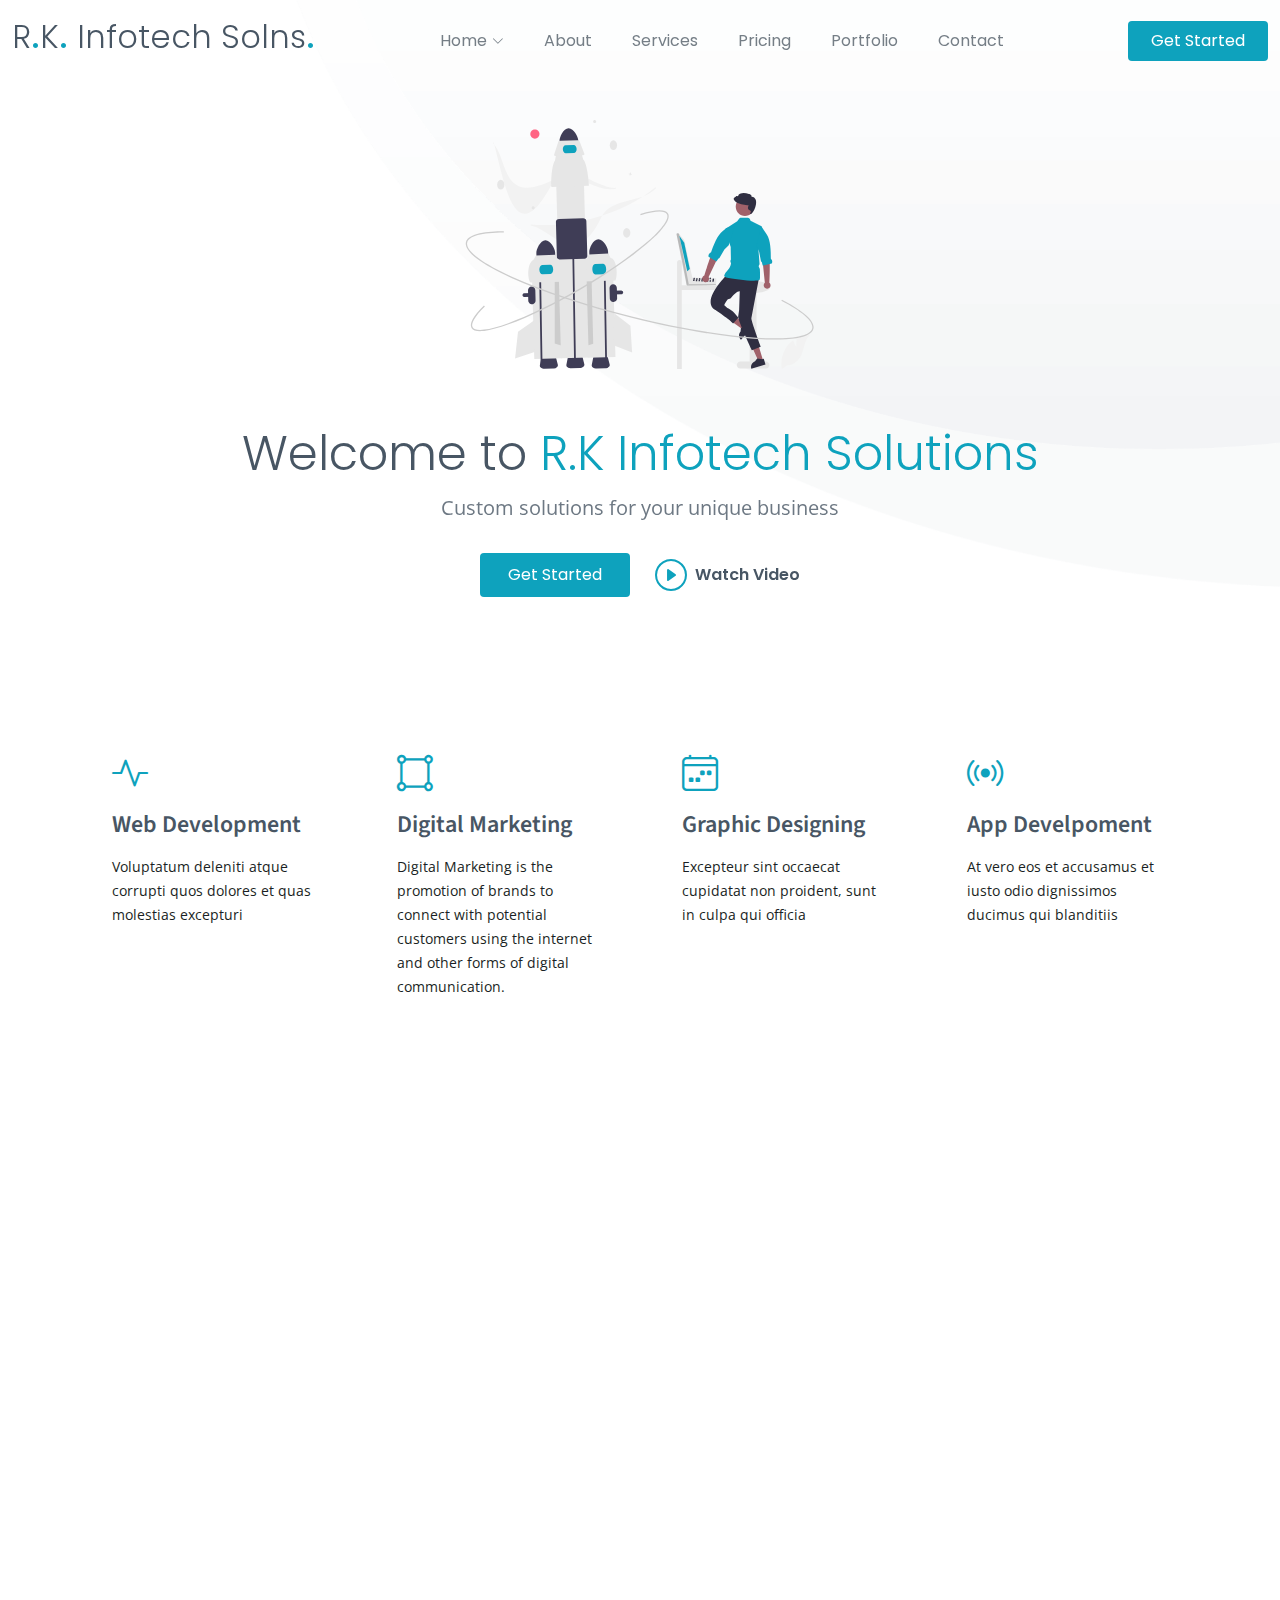
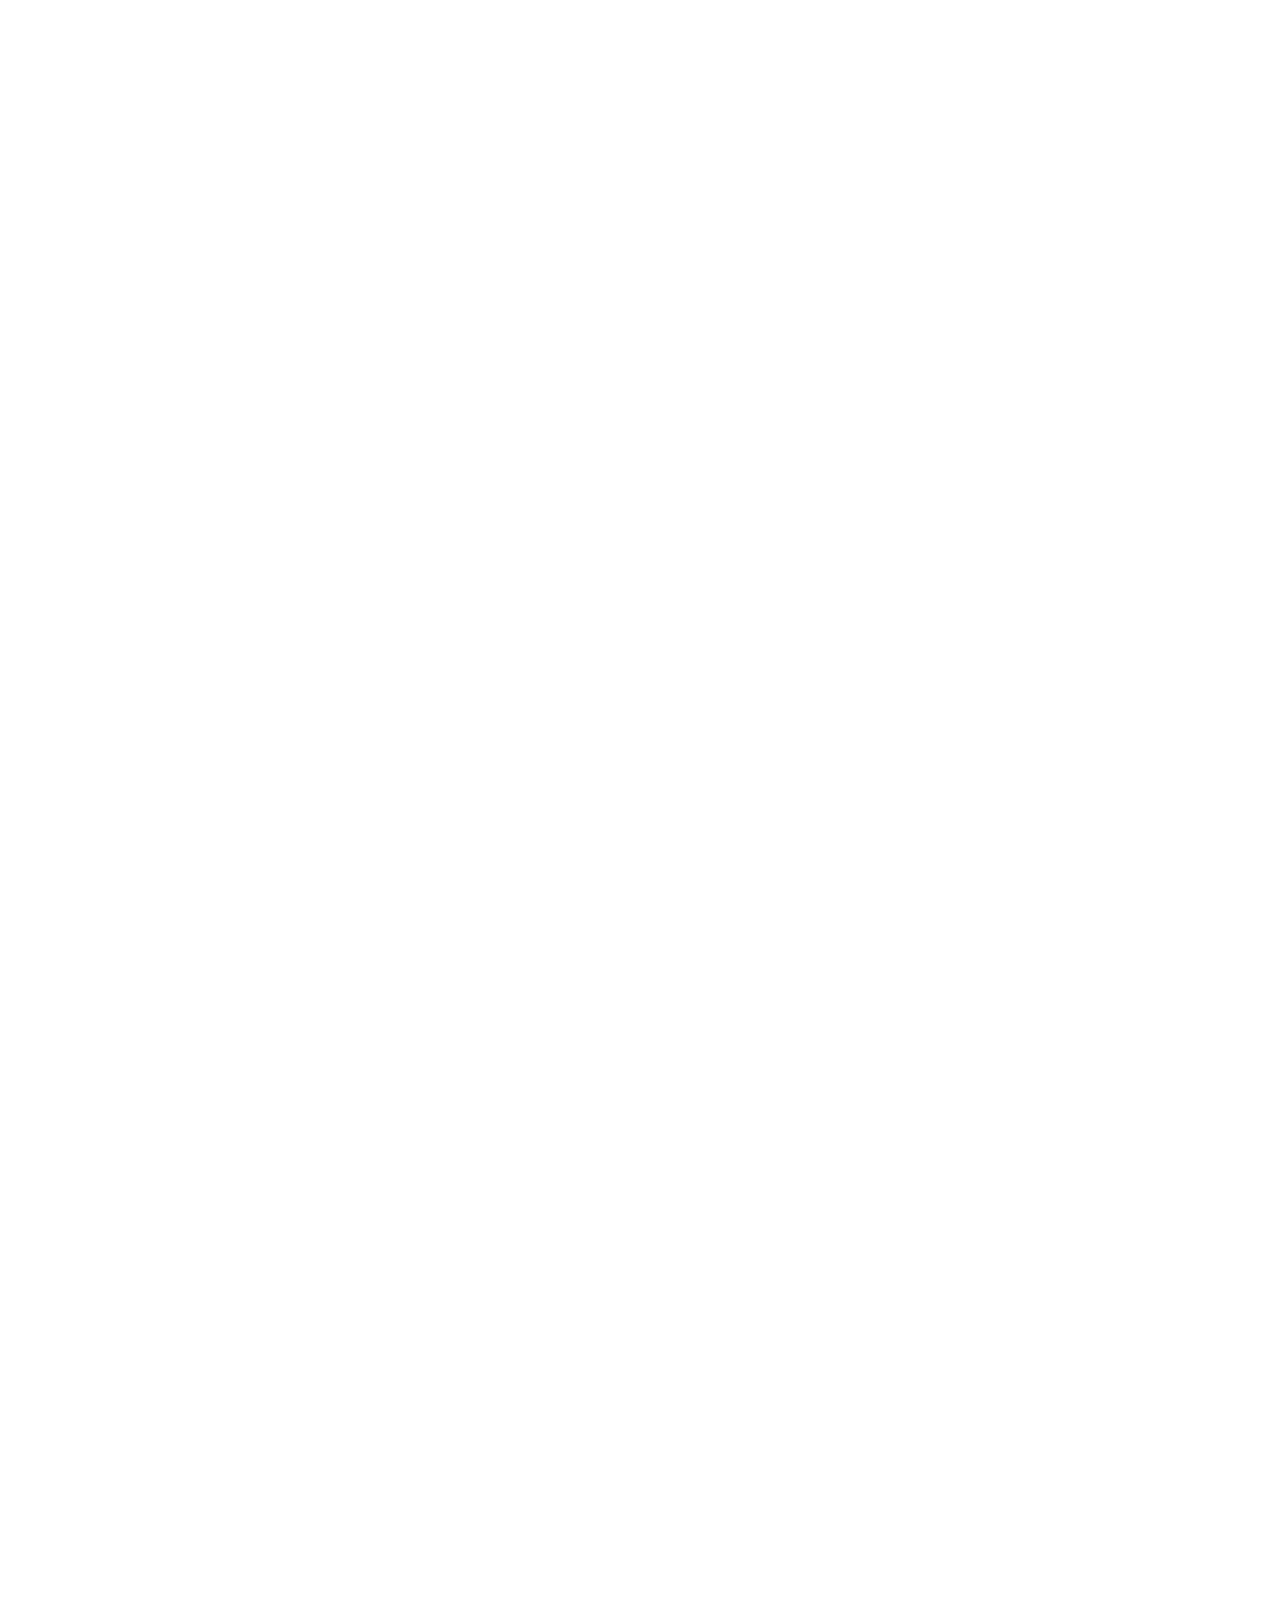
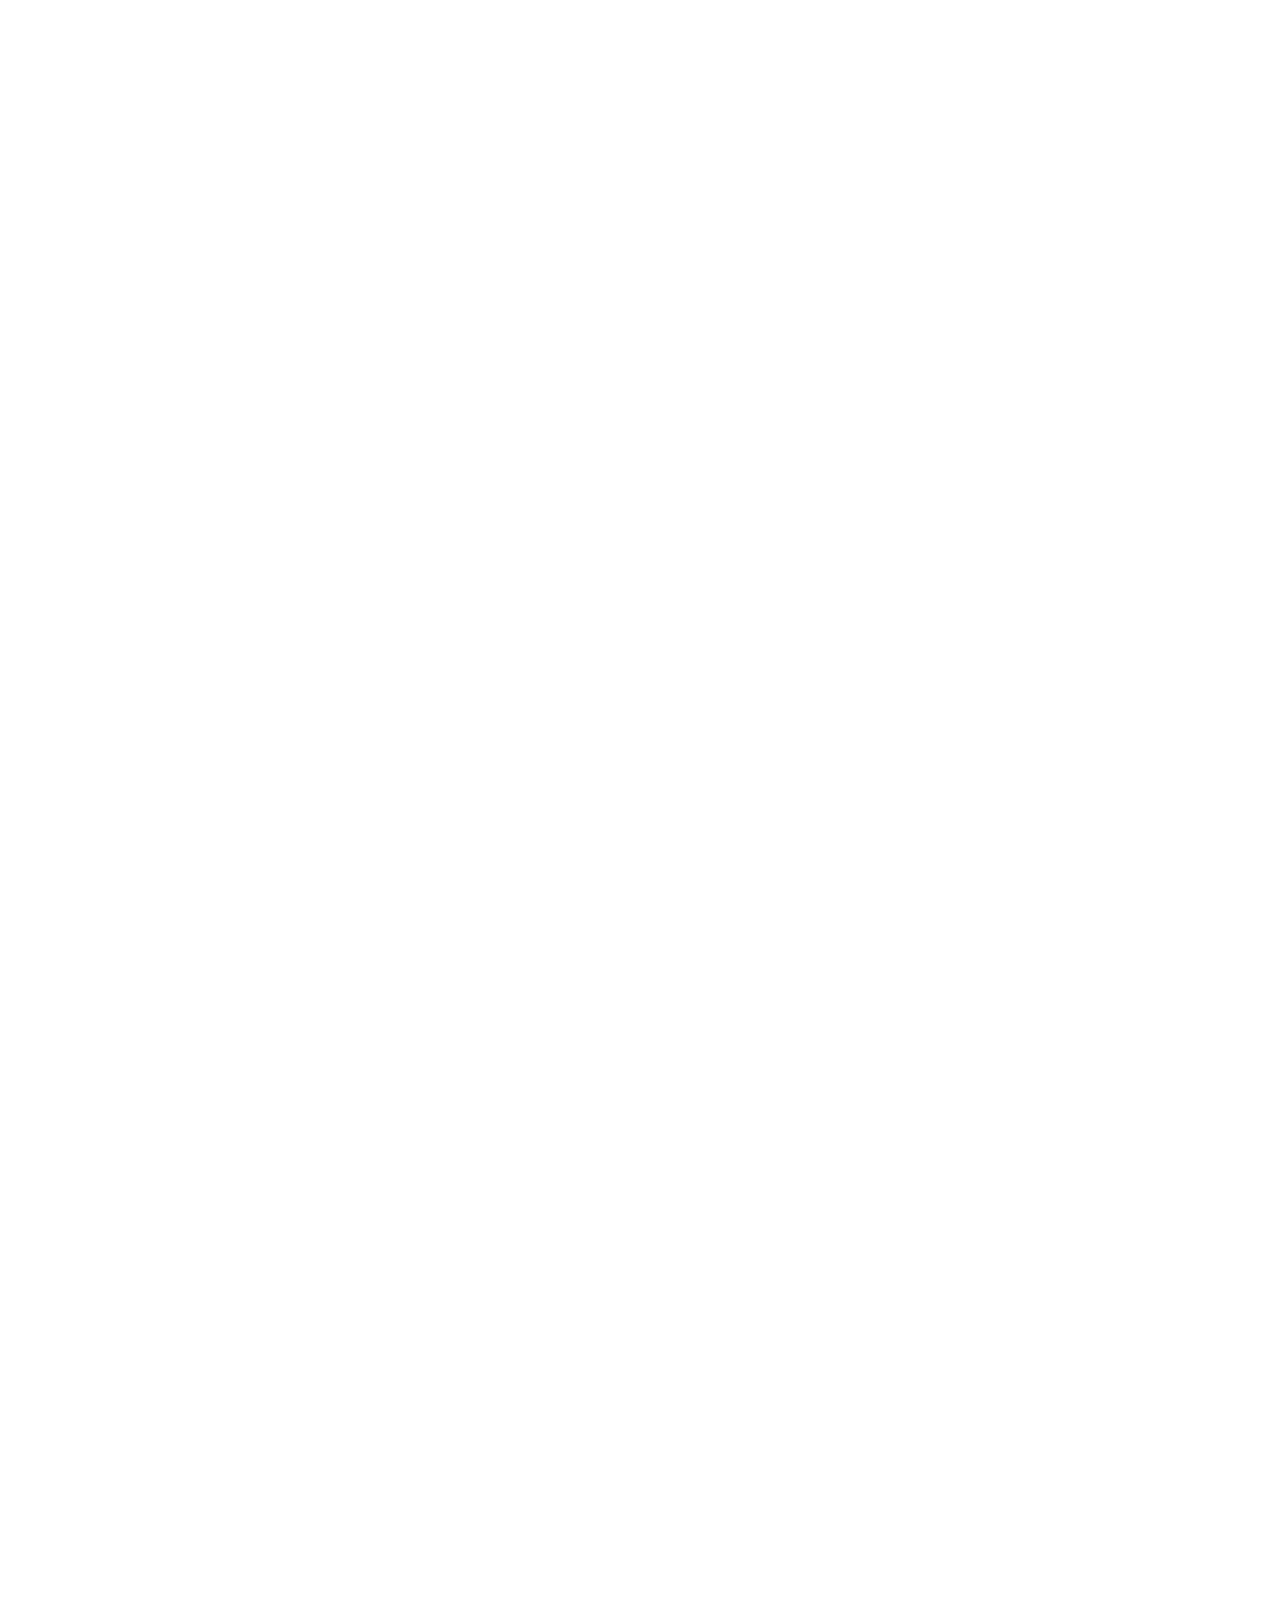
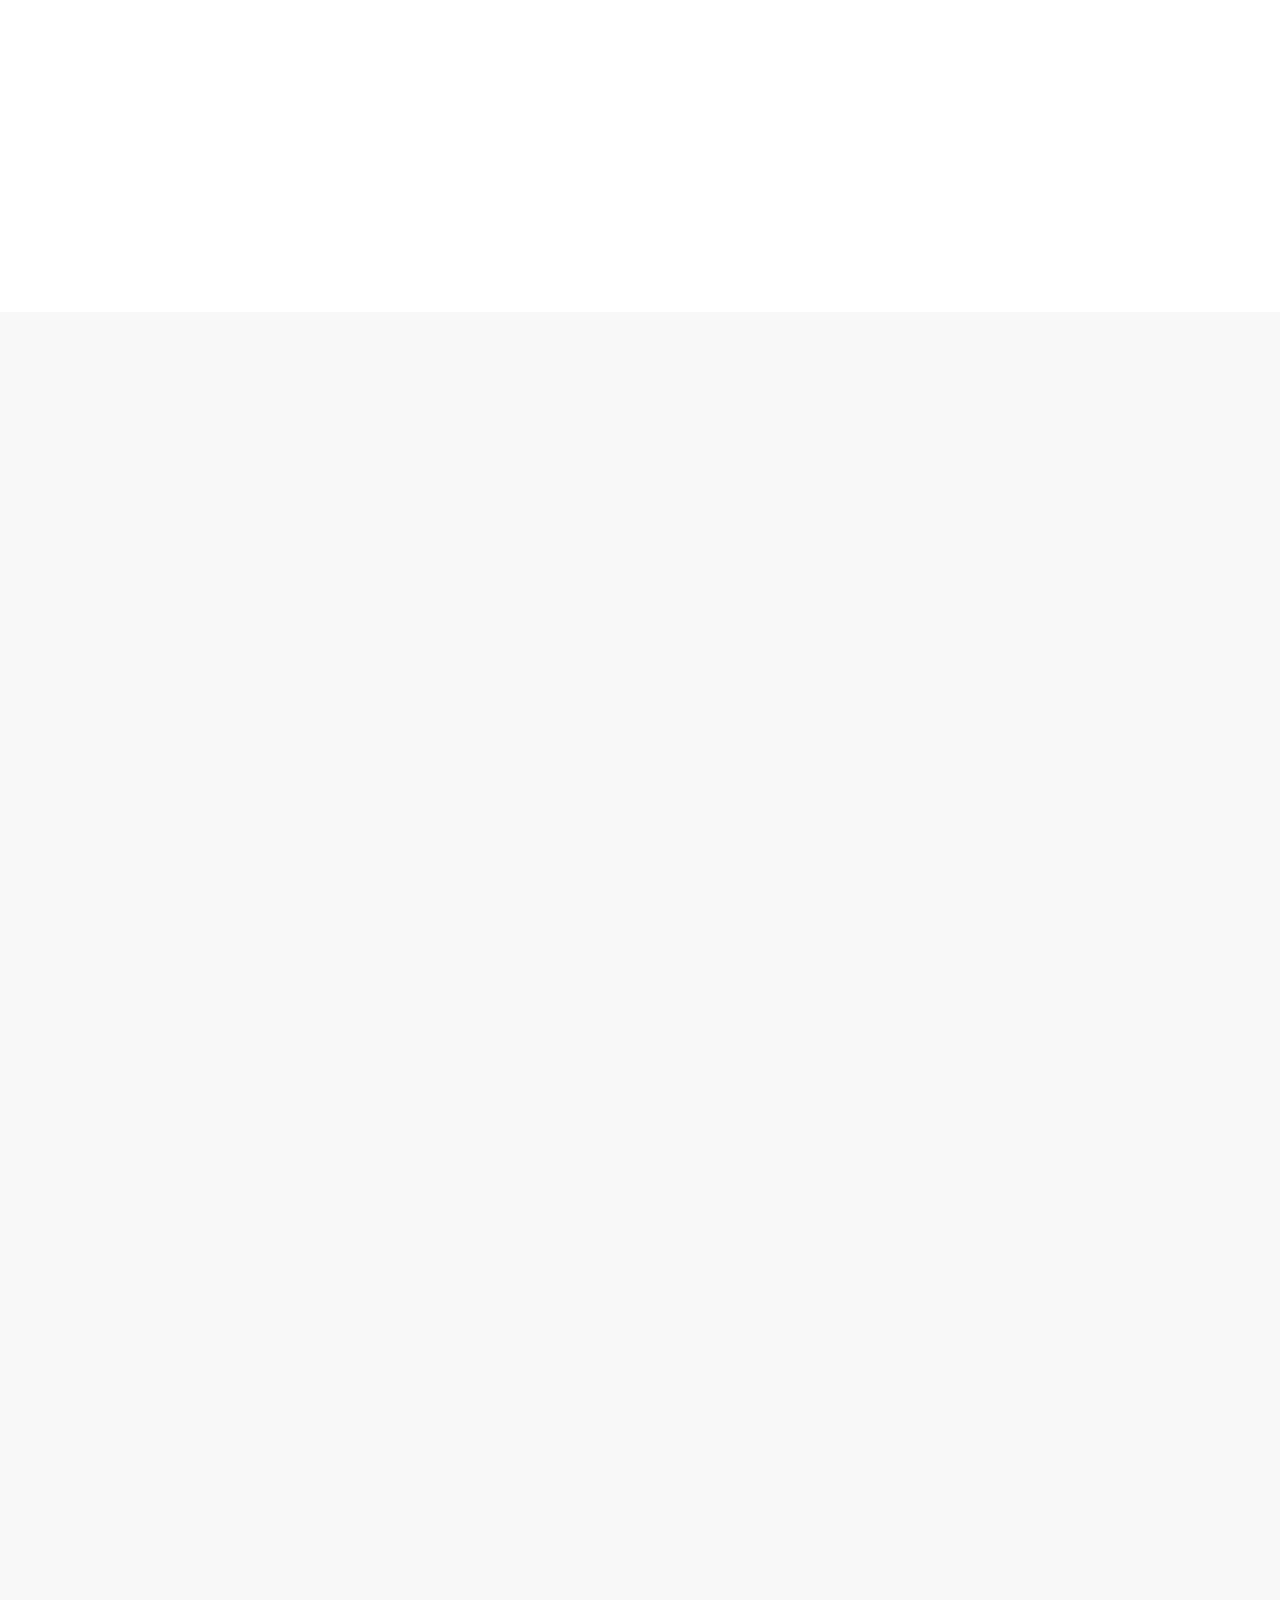
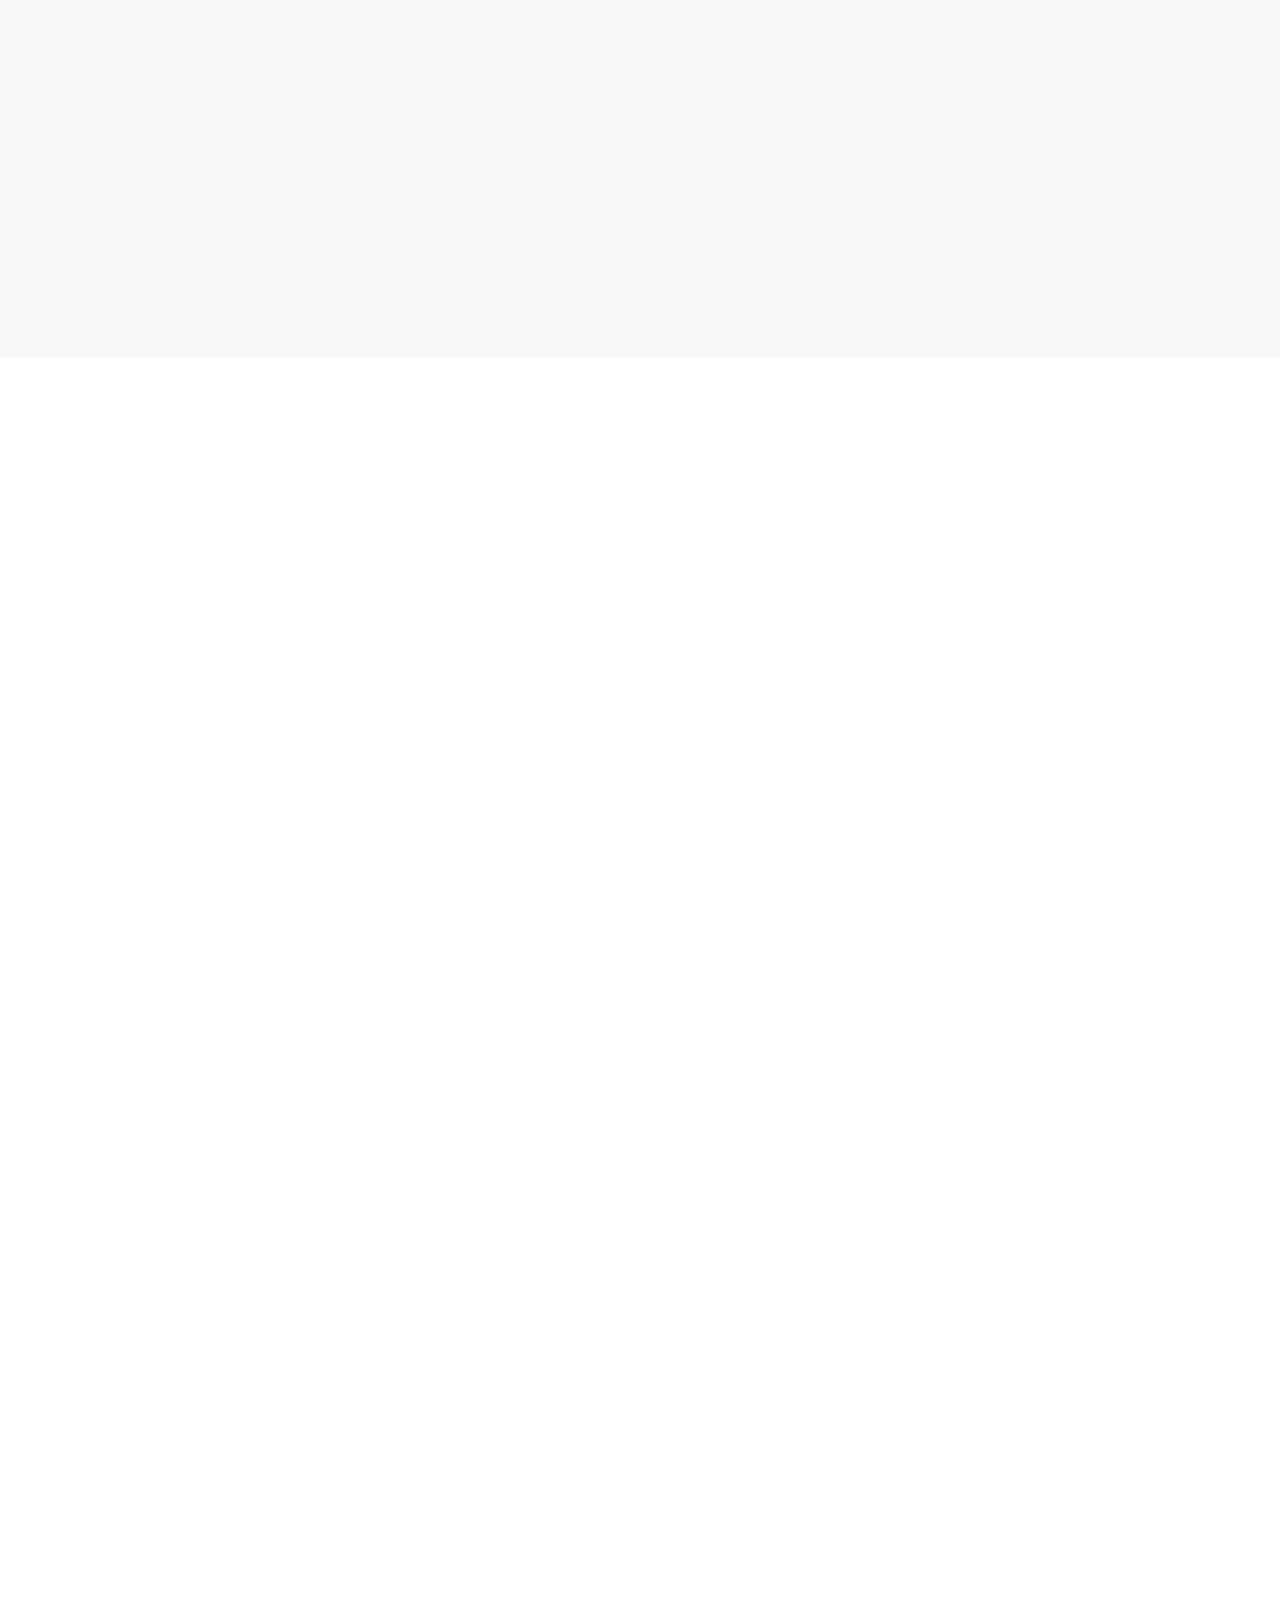
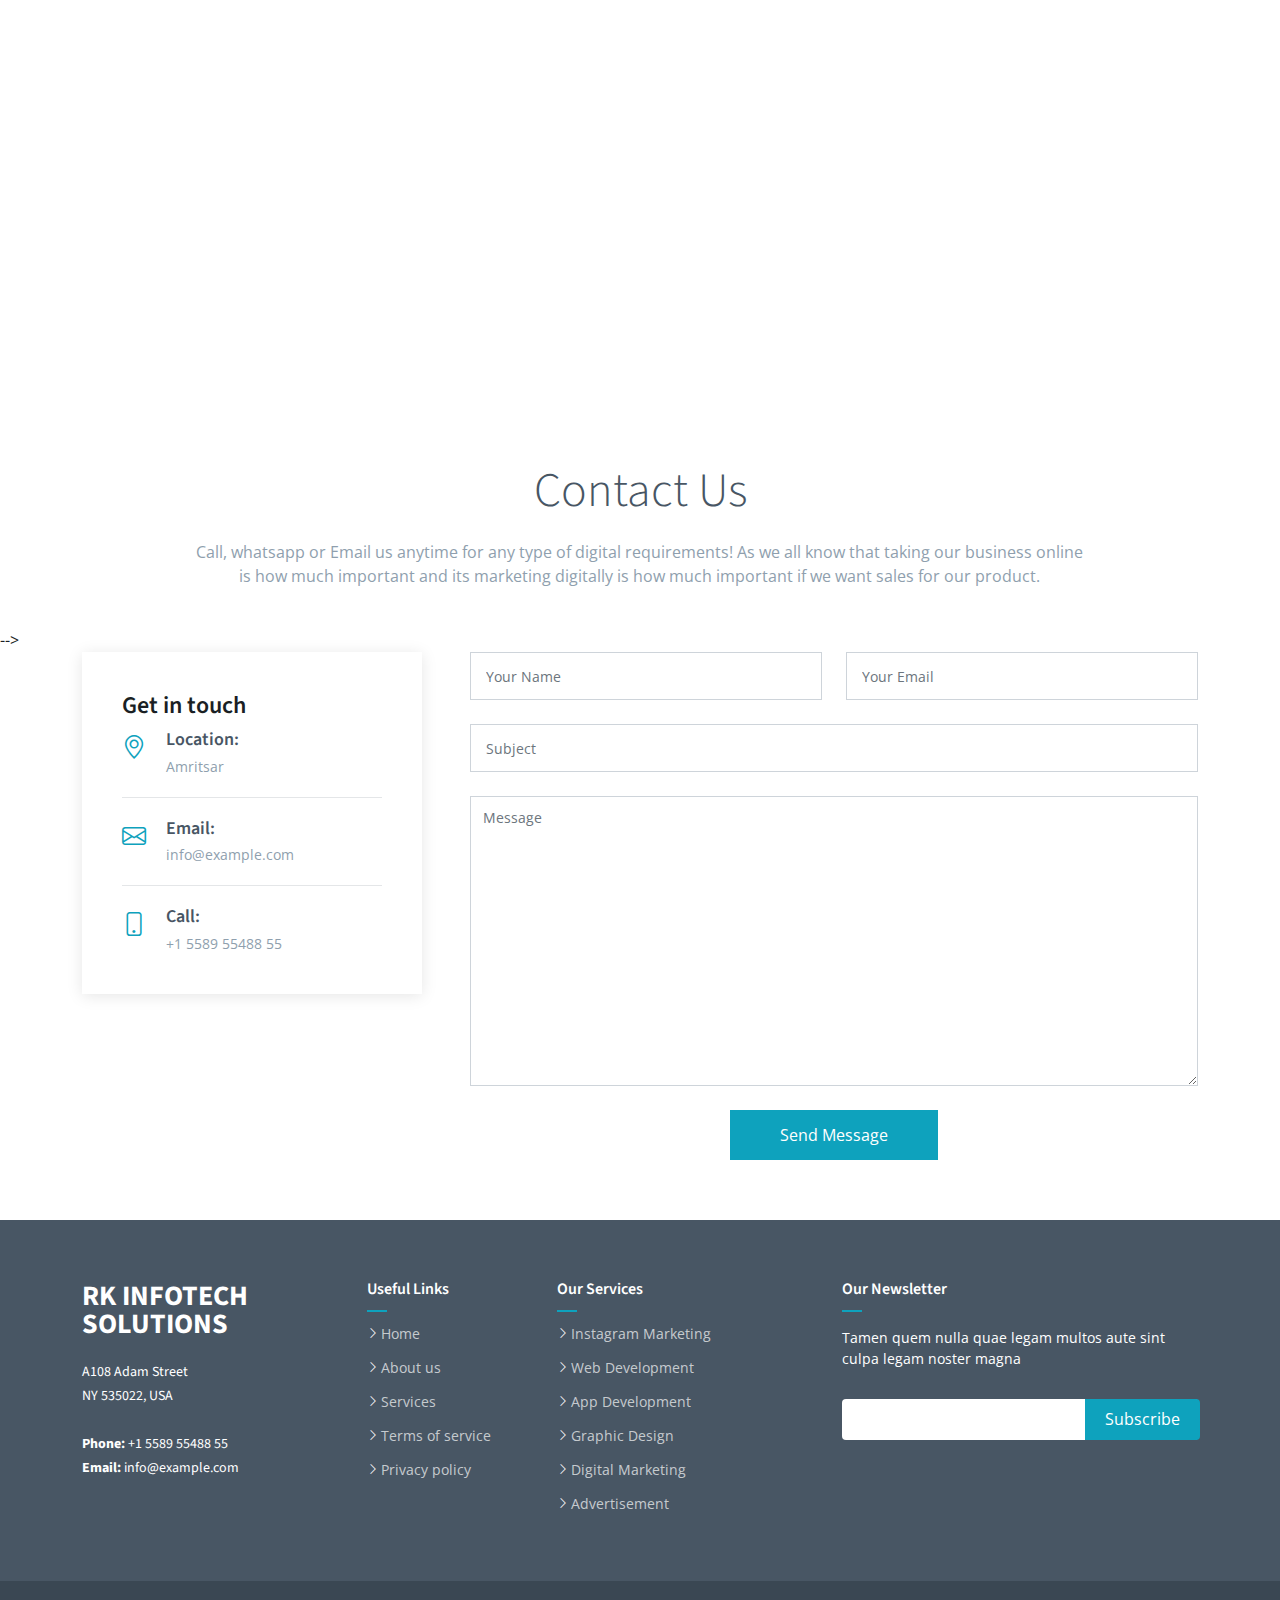
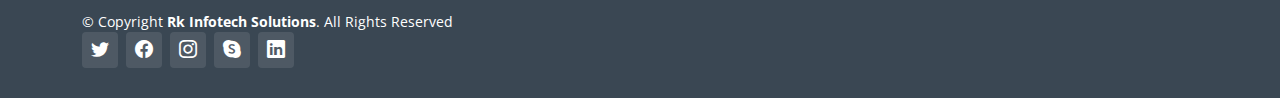
<file: rkinfotechsolutions/index.html>
<!DOCTYPE html>
<html lang="en">

<head>
  <meta charset="utf-8">
  <meta content="width=device-width, initial-scale=1.0" name="viewport">

  <title>Rk Infotech Solns</title>
  <meta content="" name="description">
  <meta content="" name="keywords">

  <!-- Favicons -->
  <link href="assets/img/favicon.png" rel="icon">
  <link href="assets/img/apple-touch-icon.png" rel="apple-touch-icon">

  <!-- Google Fonts -->
  <link rel="preconnect" href="https://fonts.googleapis.com">
  <link rel="preconnect" href="https://fonts.gstatic.com" crossorigin>
  <link href="https://fonts.googleapis.com/css2?family=Open+Sans:ital,wght@0,300;0,400;0,500;0,600;0,700;1,300;1,400;1,500;1,600;1,700&family=Poppins:ital,wght@0,300;0,400;0,500;0,600;0,700;1,300;1,400;1,500;1,600;1,700&family=Source+Sans+Pro:ital,wght@0,300;0,400;0,600;0,700;1,300;1,400;1,600;1,700&display=swap" rel="stylesheet">

  <!-- Vendor CSS Files -->
  <link href="assets/vendor/bootstrap/css/bootstrap.min.css" rel="stylesheet">
  <link href="assets/vendor/bootstrap-icons/bootstrap-icons.css" rel="stylesheet">
  <link href="assets/vendor/aos/aos.css" rel="stylesheet">
  <link href="assets/vendor/glightbox/css/glightbox.min.css" rel="stylesheet">
  <link href="assets/vendor/swiper/swiper-bundle.min.css" rel="stylesheet">

  <!-- Variables CSS Files. Uncomment your preferred color scheme -->
  <link href="assets/css/variables.css" rel="stylesheet">
  <!-- <link href="assets/css/variables-blue.css" rel="stylesheet"> -->
  <!-- <link href="assets/css/variables-green.css" rel="stylesheet"> -->
  <!-- <link href="assets/css/variables-orange.css" rel="stylesheet"> -->
  <!-- <link href="assets/css/variables-purple.css" rel="stylesheet"> -->
  <!-- <link href="assets/css/variables-red.css" rel="stylesheet"> -->
  <!-- <link href="assets/css/variables-pink.css" rel="stylesheet"> -->

  <!-- Template Main CSS File -->
  <link href="assets/css/main.css" rel="stylesheet">

  <!-- =======================================================
  * Template Name: HeroBiz - v2.4.0
  * Template URL: https://bootstrapmade.com/herobiz-bootstrap-business-template/
  * Author: BootstrapMade.com
  * License: https://bootstrapmade.com/license/
  ======================================================== -->
</head>

<body>

  <!-- ======= Header ======= -->
  <header id="header" class="header fixed-top" data-scrollto-offset="0">
    <div class="container-fluid d-flex align-items-center justify-content-between">

      <a href="index.html" class="logo d-flex align-items-center scrollto me-auto me-lg-0">
        <!-- Uncomment the line below if you also wish to use an image logo -->
        <!-- <img src="assets/img/logo.png" alt=""> -->
        <h1>R<span>.</span>K<span>.</span> Infotech Solns<span>.</span></h1>
      </a>

      <nav id="navbar" class="navbar">
        <ul>

          <li class="dropdown"><a href="#"><span>Home</span> <i class="bi bi-chevron-down dropdown-indicator"></i></a>
            <ul>
              <li><a href="index.html" class="active">Home 1 - index.html</a></li>
              <!-- <li><a href="index-2.html">Home 2 - index-2.html</a></li>
              <li><a href="index-3.html">Home 3 - index-3.html</a></li>
              <li><a href="index-4.html">Home 4 - index-4.html</a></li> -->
            </ul>
          </li>

          <li><a class="nav-link scrollto" href="index.html#about">About</a></li>
          <li><a class="nav-link scrollto" href="index.html#services">Services</a></li>
          <li><a class="nav-link scrollto" href="index.html#pricing">Pricing</a></li>
          <li><a class="nav-link scrollto" href="index.html#portfolio">Portfolio</a></li>
          <!-- <li><a class="nav-link scrollto" href="index.html#team">Team</a></li>
          <li><a href="blog.html">Blog</a></li>
          <li class="dropdown megamenu"><a href="#"><span>Mega Menu</span> <i class="bi bi-chevron-down dropdown-indicator"></i></a>
            <ul>
              <li>
                <a href="#">Column 1 link 1</a>
                <a href="#">Column 1 link 2</a>
                <a href="#">Column 1 link 3</a>
              </li>
              <li>
                <a href="#">Column 2 link 1</a>
                <a href="#">Column 2 link 2</a>
                <a href="#">Column 3 link 3</a>
              </li>
              <li>
                <a href="#">Column 3 link 1</a>
                <a href="#">Column 3 link 2</a>
                <a href="#">Column 3 link 3</a>
              </li>
              <li>
                <a href="#">Column 4 link 1</a>
                <a href="#">Column 4 link 2</a>
                <a href="#">Column 4 link 3</a>
              </li>
            </ul>
          </li>
          <li class="dropdown"><a href="#"><span>Drop Down</span> <i class="bi bi-chevron-down dropdown-indicator"></i></a>
            <ul>
              <li><a href="#">Drop Down 1</a></li>
              <li class="dropdown"><a href="#"><span>Deep Drop Down</span> <i class="bi bi-chevron-down dropdown-indicator"></i></a>
                <ul>
                  <li><a href="#">Deep Drop Down 1</a></li>
                  <li><a href="#">Deep Drop Down 2</a></li>
                  <li><a href="#">Deep Drop Down 3</a></li>
                  <li><a href="#">Deep Drop Down 4</a></li>
                  <li><a href="#">Deep Drop Down 5</a></li>
                </ul>
              </li>
              <li><a href="#">Drop Down 2</a></li>
              <li><a href="#">Drop Down 3</a></li>
              <li><a href="#">Drop Down 4</a></li>
            </ul>
          </li> -->
          <li><a class="nav-link scrollto" href="index.html#contact">Contact</a></li>
        </ul>
        <i class="bi bi-list mobile-nav-toggle d-none"></i>
      </nav><!-- .navbar -->

      <a class="btn-getstarted scrollto" href="index.html#about">Get Started</a>

    </div>
  </header><!-- End Header -->

  <section id="hero-animated" class="hero-animated d-flex align-items-center">
    <div class="container d-flex flex-column justify-content-center align-items-center text-center position-relative" data-aos="zoom-out">
      <img src="assets/img/hero-carousel/hero-carousel-3.svg" class="img-fluid animated">
      <h2>Welcome to <span>R.K Infotech Solutions</span></h2>
      <p>Custom solutions for your unique business</p>
      <div class="d-flex">
        <a href="#about" class="btn-get-started scrollto">Get Started</a>
        <a href="#" class="glightbox btn-watch-video d-flex align-items-center"><i class="bi bi-play-circle"></i><span>Watch Video</span></a>
      </div>
    </div>
  </section>

  <main id="main">

    <!-- ======= Featured Services Section ======= -->
    <section id="featured-services" class="featured-services">
      <div class="container">

        <div class="row gy-4">

          <div class="col-xl-3 col-md-6 d-flex" data-aos="zoom-out">
            <div class="service-item position-relative">
              <div class="icon"><i class="bi bi-activity icon"></i></div>
              <h4><a href="" class="stretched-link">Web Development</a></h4>
              <p>Voluptatum deleniti atque corrupti quos dolores et quas molestias excepturi</p>
            </div>
          </div><!-- End Service Item -->

          <div class="col-xl-3 col-md-6 d-flex" data-aos="zoom-out" data-aos-delay="200">
            <div class="service-item position-relative">
              <div class="icon"><i class="bi bi-bounding-box-circles icon"></i></div>
              <h4><a href="" class="stretched-link">Digital Marketing</a></h4>
              <p>Digital Marketing is the promotion of brands to connect with potential customers using the internet and other forms of digital communication.</p>
            </div>
          </div><!-- End Service Item -->

          <div class="col-xl-3 col-md-6 d-flex" data-aos="zoom-out" data-aos-delay="400">
            <div class="service-item position-relative">
              <div class="icon"><i class="bi bi-calendar4-week icon"></i></div>
              <h4><a href="" class="stretched-link">Graphic Designing</a></h4>
              <p>Excepteur sint occaecat cupidatat non proident, sunt in culpa qui officia</p>
            </div>
          </div><!-- End Service Item -->

          <div class="col-xl-3 col-md-6 d-flex" data-aos="zoom-out" data-aos-delay="600">
            <div class="service-item position-relative">
              <div class="icon"><i class="bi bi-broadcast icon"></i></div>
              <h4><a href="" class="stretched-link">App Develpoment</a></h4>
              <p>At vero eos et accusamus et iusto odio dignissimos ducimus qui blanditiis</p>
            </div>
          </div><!-- End Service Item -->

        </div>

      </div>
    </section><!-- End Featured Services Section -->

    <!-- ======= About Section ======= -->
    <section id="about" class="about">
      <div class="container" data-aos="fade-up">

        <div class="section-header">
          <h2>About Us</h2>
          <p>ṚK Infotech Solutions is a professional company, coming in trend for Designing Professional Websites, Web Applications, App Development and Graphic Design. We also  have professionals who do Digital Marketing at larger scales and take your company to very good heights.</p>
        </div>

        <div class="row g-4 g-lg-5" data-aos="fade-up" data-aos-delay="200">

          <div class="col-lg-5">
            <div class="about-img">
              <img src="assets/img/about.jpg" class="img-fluid" alt="">
            </div>
          </div>

          <div class="col-lg-7">
            <h3 class="pt-0 pt-lg-5">Empowering your business with a top-quality website</h3>

            <!-- Tabs -->
           <!--  <ul class="nav nav-pills mb-3">
              <li><a class="nav-link active" data-bs-toggle="pill" href="#tab1">Saepe fuga</a></li>
              <li><a class="nav-link" data-bs-toggle="pill" href="#tab2">Voluptates</a></li>
              <li><a class="nav-link" data-bs-toggle="pill" href="#tab3">Corrupti</a></li>
            </ul> --><!-- End Tabs -->

            <!-- Tab Content -->
            <div class="tab-content">

              <div class="tab-pane fade show active" id="tab1">

                <!-- <p class="fst-italic">Consequuntur inventore voluptates consequatur aut vel et. Eos doloribus expedita. Sapiente atque consequatur minima nihil quae aspernatur quo suscipit voluptatem.</p> -->

                <div class="d-flex align-items-center mt-4">
                  <i class="bi bi-check2"></i>
                  <h4>Welcome to our web development services website! We are a team of skilled professionals who are passionate about creating dynamic and effective websites for our clients.</h4>
                </div>
                <!-- <p>Laborum omnis voluptates voluptas qui sit aliquam blanditiis. Sapiente minima commodi dolorum non eveniet magni quaerat nemo et.</p> -->

                <div class="d-flex align-items-center mt-4">
                  <i class="bi bi-check2"></i>
                  <h4>Our team has years of experience in the web development industry and we have worked with a wide range of clients from small businesses to large corporations. We pride ourselves on our ability to listen to our clients' needs and provide them with the best possible solutions to their web development challenges.</h4>
                </div>
                <!-- <p>Non quod totam minus repellendus autem sint velit. Rerum debitis facere soluta tenetur. Iure molestiae assumenda sunt qui inventore eligendi voluptates nisi at. Dolorem quo tempora. Quia et perferendis.</p> -->

                <div class="d-flex align-items-center mt-4">
                  <i class="bi bi-check2"></i>
                  <h4>We use the latest technologies and techniques to create custom websites that are tailored to our clients' specific needs. We believe in building websites that are user-friendly, visually appealing, and fully responsive on all devices.</h4>
                </div>
                <!-- <p>Eius alias aut cupiditate. Dolor voluptates animi ut blanditiis quos nam. Magnam officia aut ut alias quo explicabo ullam esse. Sunt magnam et dolorem eaque magnam odit enim quaerat. Vero error error voluptatem eum.</p> -->

                <div class="d-flex align-items-center mt-4">
                  <i class="bi bi-check2"></i>
                  <h4>In addition to our web development services, we also offer ongoing support and maintenance to ensure that your website is always running smoothly. We believe in building long-lasting relationships with our clients and strive to provide exceptional customer service every step of the way.</h4>
                </div>
                <!-- <p>Non quod totam minus repellendus autem sint velit. Rerum debitis facere soluta tenetur. Iure molestiae assumenda sunt qui inventore eligendi voluptates nisi at. Dolorem quo tempora. Quia et perferendis.</p> -->

                <div class="d-flex align-items-center mt-4">
                  <i class="bi bi-check2"></i>
                  <h4>Thank you for considering us for your web development needs. We look forward to working with you and helping you achieve your online goals.</h4>
                </div>
                <!-- <p>Non quod totam minus repellendus autem sint velit. Rerum debitis facere soluta tenetur. Iure molestiae assumenda sunt qui inventore eligendi voluptates nisi at. Dolorem quo tempora. Quia et perferendis.</p> -->

              </div><!-- End Tab 1 Content -->

              <div class="tab-pane fade show" id="tab2">

                <p class="fst-italic">Consequuntur inventore voluptates consequatur aut vel et. Eos doloribus expedita. Sapiente atque consequatur minima nihil quae aspernatur quo suscipit voluptatem.</p>

                <div class="d-flex align-items-center mt-4">
                  <i class="bi bi-check2"></i>
                  <h4>Repudiandae rerum velit modi et officia quasi facilis</h4>
                </div>
                <p>Laborum omnis voluptates voluptas qui sit aliquam blanditiis. Sapiente minima commodi dolorum non eveniet magni quaerat nemo et.</p>

                <div class="d-flex align-items-center mt-4">
                  <i class="bi bi-check2"></i>
                  <h4>Incidunt non veritatis illum ea ut nisi</h4>
                </div>
                <p>Non quod totam minus repellendus autem sint velit. Rerum debitis facere soluta tenetur. Iure molestiae assumenda sunt qui inventore eligendi voluptates nisi at. Dolorem quo tempora. Quia et perferendis.</p>

                <div class="d-flex align-items-center mt-4">
                  <i class="bi bi-check2"></i>
                  <h4>Omnis ab quia nemo dignissimos rem eum quos..</h4>
                </div>
                <p>Eius alias aut cupiditate. Dolor voluptates animi ut blanditiis quos nam. Magnam officia aut ut alias quo explicabo ullam esse. Sunt magnam et dolorem eaque magnam odit enim quaerat. Vero error error voluptatem eum.</p>

              </div><!-- End Tab 2 Content -->

              <div class="tab-pane fade show" id="tab3">

                <p class="fst-italic">Consequuntur inventore voluptates consequatur aut vel et. Eos doloribus expedita. Sapiente atque consequatur minima nihil quae aspernatur quo suscipit voluptatem.</p>

                <div class="d-flex align-items-center mt-4">
                  <i class="bi bi-check2"></i>
                  <h4>Repudiandae rerum velit modi et officia quasi facilis</h4>
                </div>
                <p>Laborum omnis voluptates voluptas qui sit aliquam blanditiis. Sapiente minima commodi dolorum non eveniet magni quaerat nemo et.</p>

                <div class="d-flex align-items-center mt-4">
                  <i class="bi bi-check2"></i>
                  <h4>Incidunt non veritatis illum ea ut nisi</h4>
                </div>
                <p>Non quod totam minus repellendus autem sint velit. Rerum debitis facere soluta tenetur. Iure molestiae assumenda sunt qui inventore eligendi voluptates nisi at. Dolorem quo tempora. Quia et perferendis.</p>

                <div class="d-flex align-items-center mt-4">
                  <i class="bi bi-check2"></i>
                  <h4>Omnis ab quia nemo dignissimos rem eum quos..</h4>
                </div>
                <p>Eius alias aut cupiditate. Dolor voluptates animi ut blanditiis quos nam. Magnam officia aut ut alias quo explicabo ullam esse. Sunt magnam et dolorem eaque magnam odit enim quaerat. Vero error error voluptatem eum.</p>

              </div><!-- End Tab 3 Content -->

            </div>

          </div>

        </div>

      </div>
    </section><!-- End About Section -->

    <!-- ======= Clients Section ======= -->
    <section id="clients" class="clients">
      <div class="container" data-aos="zoom-out">

        <div class="clients-slider swiper">
          <div class="swiper-wrapper align-items-center">
            <div class="swiper-slide"><img src="assets/img/clients/client-1.png" class="img-fluid" alt=""></div>
            <div class="swiper-slide"><img src="assets/img/clients/client-2.png" class="img-fluid" alt=""></div>
            <div class="swiper-slide"><img src="assets/img/clients/client-3.png" class="img-fluid" alt=""></div>
            <div class="swiper-slide"><img src="assets/img/clients/client-4.png" class="img-fluid" alt=""></div>
            <div class="swiper-slide"><img src="assets/img/clients/client-5.png" class="img-fluid" alt=""></div>
            <div class="swiper-slide"><img src="assets/img/clients/client-6.png" class="img-fluid" alt=""></div>
            <div class="swiper-slide"><img src="assets/img/clients/client-7.png" class="img-fluid" alt=""></div>
            <div class="swiper-slide"><img src="assets/img/clients/client-8.png" class="img-fluid" alt=""></div>
          </div>
        </div>

      </div>
    </section><!-- End Clients Section -->

    <!-- ======= Call To Action Section ======= -->
    <section id="cta" class="cta">
      <div class="container" data-aos="zoom-out">

        <div class="row g-5">

          <div class="col-lg-8 col-md-6 content d-flex flex-column justify-content-center order-last order-md-first">
            <h3>Alias sunt quas <em>Cupiditate</em> oluptas hic minima</h3>
            <p> Duis aute irure dolor in reprehenderit in voluptate velit esse cillum dolore eu fugiat nulla pariatur. Excepteur sint occaecat cupidatat non proident, sunt in culpa qui officia deserunt mollit anim id est laborum.</p>
            <a class="cta-btn align-self-start" href="#">Call To Action</a>
          </div>

          <div class="col-lg-4 col-md-6 order-first order-md-last d-flex align-items-center">
            <div class="img">
              <img src="assets/img/cta.jpg" alt="" class="img-fluid">
            </div>
          </div>

        </div>

      </div>
    </section><!-- End Call To Action Section -->

    <!-- ======= On Focus Section ======= -->
    <section id="onfocus" class="onfocus">
      <div class="container-fluid p-0" data-aos="fade-up">

        <div class="row g-0">
          <div class="col-lg-6 video-play position-relative">
            <a href="https://www.youtube.com/watch?v=LXb3EKWsInQ" class="glightbox play-btn"></a>
          </div>
          <div class="col-lg-6">
            <div class="content d-flex flex-column justify-content-center h-100">
              <h3>Voluptatem dignissimos provident quasi corporis</h3>
              <p class="fst-italic">
                Lorem ipsum dolor sit amet, consectetur adipiscing elit, sed do eiusmod tempor incididunt ut labore et dolore
                magna aliqua.
              </p>
              <ul>
                <li><i class="bi bi-check-circle"></i> Ullamco laboris nisi ut aliquip ex ea commodo consequat.</li>
                <li><i class="bi bi-check-circle"></i> Duis aute irure dolor in reprehenderit in voluptate velit.</li>
                <li><i class="bi bi-check-circle"></i> Ullamco laboris nisi ut aliquip ex ea commodo consequat. Duis aute irure dolor in reprehenderit in voluptate trideta storacalaperda mastiro dolore eu fugiat nulla pariatur.</li>
              </ul>
              <a href="#" class="read-more align-self-start"><span>Read More</span><i class="bi bi-arrow-right"></i></a>
            </div>
          </div>
        </div>

      </div>
    </section><!-- End On Focus Section -->

    <!-- ======= Features Section ======= -->
    <section id="features" class="features">
      <div class="container" data-aos="fade-up">

        <ul class="nav nav-tabs row gy-4 d-flex">

          <li class="nav-item col-6 col-md-4 col-lg-2">
            <a class="nav-link active show" data-bs-toggle="tab" data-bs-target="#tab-1">
              <i class="bi bi-binoculars color-cyan"></i>
              <h4>Modinest</h4>
            </a>
          </li><!-- End Tab 1 Nav -->

          <li class="nav-item col-6 col-md-4 col-lg-2">
            <a class="nav-link" data-bs-toggle="tab" data-bs-target="#tab-2">
              <i class="bi bi-box-seam color-indigo"></i>
              <h4>Undaesenti</h4>
            </a>
          </li><!-- End Tab 2 Nav -->

          <li class="nav-item col-6 col-md-4 col-lg-2">
            <a class="nav-link" data-bs-toggle="tab" data-bs-target="#tab-3">
              <i class="bi bi-brightness-high color-teal"></i>
              <h4>Pariatur</h4>
            </a>
          </li><!-- End Tab 3 Nav -->

          <li class="nav-item col-6 col-md-4 col-lg-2">
            <a class="nav-link" data-bs-toggle="tab" data-bs-target="#tab-4">
              <i class="bi bi-command color-red"></i>
              <h4>Nostrum</h4>
            </a>
          </li><!-- End Tab 4 Nav -->

          <li class="nav-item col-6 col-md-4 col-lg-2">
            <a class="nav-link" data-bs-toggle="tab" data-bs-target="#tab-5">
              <i class="bi bi-easel color-blue"></i>
              <h4>Adipiscing</h4>
            </a>
          </li><!-- End Tab 5 Nav -->

          <li class="nav-item col-6 col-md-4 col-lg-2">
            <a class="nav-link" data-bs-toggle="tab" data-bs-target="#tab-6">
              <i class="bi bi-map color-orange"></i>
              <h4>Reprehit</h4>
            </a>
          </li><!-- End Tab 6 Nav -->

        </ul>

        <div class="tab-content">

          <div class="tab-pane active show" id="tab-1">
            <div class="row gy-4">
              <div class="col-lg-8 order-2 order-lg-1" data-aos="fade-up" data-aos-delay="100">
                <h3>Modinest</h3>
                <p class="fst-italic">
                  Lorem ipsum dolor sit amet, consectetur adipiscing elit, sed do eiusmod tempor incididunt ut labore et dolore
                  magna aliqua.
                </p>
                <ul>
                  <li><i class="bi bi-check-circle-fill"></i> Ullamco laboris nisi ut aliquip ex ea commodo consequat.</li>
                  <li><i class="bi bi-check-circle-fill"></i> Duis aute irure dolor in reprehenderit in voluptate velit.</li>
                  <li><i class="bi bi-check-circle-fill"></i> Ullamco laboris nisi ut aliquip ex ea commodo consequat. Duis aute irure dolor in reprehenderit in voluptate trideta storacalaperda mastiro dolore eu fugiat nulla pariatur.</li>
                </ul>
                <p>
                  Ullamco laboris nisi ut aliquip ex ea commodo consequat. Duis aute irure dolor in reprehenderit in voluptate
                  velit esse cillum dolore eu fugiat nulla pariatur. Excepteur sint occaecat cupidatat non proident, sunt in
                  culpa qui officia deserunt mollit anim id est laborum
                </p>
              </div>
              <div class="col-lg-4 order-1 order-lg-2 text-center" data-aos="fade-up" data-aos-delay="200">
                <img src="assets/img/features-1.svg" alt="" class="img-fluid">
              </div>
            </div>
          </div><!-- End Tab Content 1 -->

          <div class="tab-pane" id="tab-2">
            <div class="row gy-4">
              <div class="col-lg-8 order-2 order-lg-1">
                <h3>Undaesenti</h3>
                <p>
                  Ullamco laboris nisi ut aliquip ex ea commodo consequat. Duis aute irure dolor in reprehenderit in voluptate
                  velit esse cillum dolore eu fugiat nulla pariatur. Excepteur sint occaecat cupidatat non proident, sunt in
                  culpa qui officia deserunt mollit anim id est laborum
                </p>
                <p class="fst-italic">
                  Lorem ipsum dolor sit amet, consectetur adipiscing elit, sed do eiusmod tempor incididunt ut labore et dolore
                  magna aliqua.
                </p>
                <ul>
                  <li><i class="bi bi-check-circle-fill"></i> Ullamco laboris nisi ut aliquip ex ea commodo consequat.</li>
                  <li><i class="bi bi-check-circle-fill"></i> Duis aute irure dolor in reprehenderit in voluptate velit.</li>
                  <li><i class="bi bi-check-circle-fill"></i> Provident mollitia neque rerum asperiores dolores quos qui a. Ipsum neque dolor voluptate nisi sed.</li>
                  <li><i class="bi bi-check-circle-fill"></i> Ullamco laboris nisi ut aliquip ex ea commodo consequat. Duis aute irure dolor in reprehenderit in voluptate trideta storacalaperda mastiro dolore eu fugiat nulla pariatur.</li>
                </ul>
              </div>
              <div class="col-lg-4 order-1 order-lg-2 text-center">
                <img src="assets/img/features-2.svg" alt="" class="img-fluid">
              </div>
            </div>
          </div><!-- End Tab Content 2 -->

          <div class="tab-pane" id="tab-3">
            <div class="row gy-4">
              <div class="col-lg-8 order-2 order-lg-1">
                <h3>Pariatur</h3>
                <p>
                  Ullamco laboris nisi ut aliquip ex ea commodo consequat. Duis aute irure dolor in reprehenderit in voluptate
                  velit esse cillum dolore eu fugiat nulla pariatur. Excepteur sint occaecat cupidatat non proident, sunt in
                  culpa qui officia deserunt mollit anim id est laborum
                </p>
                <ul>
                  <li><i class="bi bi-check-circle-fill"></i> Ullamco laboris nisi ut aliquip ex ea commodo consequat.</li>
                  <li><i class="bi bi-check-circle-fill"></i> Duis aute irure dolor in reprehenderit in voluptate velit.</li>
                  <li><i class="bi bi-check-circle-fill"></i> Provident mollitia neque rerum asperiores dolores quos qui a. Ipsum neque dolor voluptate nisi sed.</li>
                </ul>
                <p class="fst-italic">
                  Lorem ipsum dolor sit amet, consectetur adipiscing elit, sed do eiusmod tempor incididunt ut labore et dolore
                  magna aliqua.
                </p>
              </div>
              <div class="col-lg-4 order-1 order-lg-2 text-center">
                <img src="assets/img/features-3.svg" alt="" class="img-fluid">
              </div>
            </div>
          </div><!-- End Tab Content 3 -->

          <div class="tab-pane" id="tab-4">
            <div class="row gy-4">
              <div class="col-lg-8 order-2 order-lg-1">
                <h3>Nostrum</h3>
                <p>
                  Ullamco laboris nisi ut aliquip ex ea commodo consequat. Duis aute irure dolor in reprehenderit in voluptate
                  velit esse cillum dolore eu fugiat nulla pariatur. Excepteur sint occaecat cupidatat non proident, sunt in
                  culpa qui officia deserunt mollit anim id est laborum
                </p>
                <p class="fst-italic">
                  Lorem ipsum dolor sit amet, consectetur adipiscing elit, sed do eiusmod tempor incididunt ut labore et dolore
                  magna aliqua.
                </p>
                <ul>
                  <li><i class="bi bi-check-circle-fill"></i> Ullamco laboris nisi ut aliquip ex ea commodo consequat.</li>
                  <li><i class="bi bi-check-circle-fill"></i> Duis aute irure dolor in reprehenderit in voluptate velit.</li>
                  <li><i class="bi bi-check-circle-fill"></i> Ullamco laboris nisi ut aliquip ex ea commodo consequat. Duis aute irure dolor in reprehenderit in voluptate trideta storacalaperda mastiro dolore eu fugiat nulla pariatur.</li>
                </ul>
              </div>
              <div class="col-lg-4 order-1 order-lg-2 text-center">
                <img src="assets/img/features-4.svg" alt="" class="img-fluid">
              </div>
            </div>
          </div><!-- End Tab Content 4 -->

          <div class="tab-pane" id="tab-5">
            <div class="row gy-4">
              <div class="col-lg-8 order-2 order-lg-1">
                <h3>Adipiscing</h3>
                <p>
                  Ullamco laboris nisi ut aliquip ex ea commodo consequat. Duis aute irure dolor in reprehenderit in voluptate
                  velit esse cillum dolore eu fugiat nulla pariatur. Excepteur sint occaecat cupidatat non proident, sunt in
                  culpa qui officia deserunt mollit anim id est laborum
                </p>
                <p class="fst-italic">
                  Lorem ipsum dolor sit amet, consectetur adipiscing elit, sed do eiusmod tempor incididunt ut labore et dolore
                  magna aliqua.
                </p>
                <ul>
                  <li><i class="bi bi-check-circle-fill"></i> Ullamco laboris nisi ut aliquip ex ea commodo consequat.</li>
                  <li><i class="bi bi-check-circle-fill"></i> Duis aute irure dolor in reprehenderit in voluptate velit.</li>
                  <li><i class="bi bi-check-circle-fill"></i> Ullamco laboris nisi ut aliquip ex ea commodo consequat. Duis aute irure dolor in reprehenderit in voluptate trideta storacalaperda mastiro dolore eu fugiat nulla pariatur.</li>
                </ul>
              </div>
              <div class="col-lg-4 order-1 order-lg-2 text-center">
                <img src="assets/img/features-5.svg" alt="" class="img-fluid">
              </div>
            </div>
          </div><!-- End Tab Content 5 -->

          <div class="tab-pane" id="tab-6">
            <div class="row gy-4">
              <div class="col-lg-8 order-2 order-lg-1">
                <h3>Reprehit</h3>
                <p>
                  Ullamco laboris nisi ut aliquip ex ea commodo consequat. Duis aute irure dolor in reprehenderit in voluptate
                  velit esse cillum dolore eu fugiat nulla pariatur. Excepteur sint occaecat cupidatat non proident, sunt in
                  culpa qui officia deserunt mollit anim id est laborum
                </p>
                <p class="fst-italic">
                  Lorem ipsum dolor sit amet, consectetur adipiscing elit, sed do eiusmod tempor incididunt ut labore et dolore
                  magna aliqua.
                </p>
                <ul>
                  <li><i class="bi bi-check-circle-fill"></i> Ullamco laboris nisi ut aliquip ex ea commodo consequat.</li>
                  <li><i class="bi bi-check-circle-fill"></i> Duis aute irure dolor in reprehenderit in voluptate velit.</li>
                  <li><i class="bi bi-check-circle-fill"></i> Ullamco laboris nisi ut aliquip ex ea commodo consequat. Duis aute irure dolor in reprehenderit in voluptate trideta storacalaperda mastiro dolore eu fugiat nulla pariatur.</li>
                </ul>
              </div>
              <div class="col-lg-4 order-1 order-lg-2 text-center">
                <img src="assets/img/features-6.svg" alt="" class="img-fluid">
              </div>
            </div>
          </div><!-- End Tab Content 6 -->

        </div>

      </div>
    </section><!-- End Features Section -->

    <!-- ======= Services Section ======= -->
    <section id="services" class="services">
      <div class="container" data-aos="fade-up">

        <div class="section-header">
          <h2>Our Services</h2>
          <p>Ea vitae aspernatur deserunt voluptatem impedit deserunt magnam occaecati dssumenda quas ut ad dolores adipisci aliquam.</p>
        </div>

        <div class="row gy-5">

          <div class="col-xl-4 col-md-6" data-aos="zoom-in" data-aos-delay="200">
            <div class="service-item">
              <div class="img">
                <img src="assets/img/services-1.jpg" class="img-fluid" alt="">
              </div>
              <div class="details position-relative">
                <div class="icon">
                  <i class="bi bi-activity"></i>
                </div>
                <a href="#" class="stretched-link">
                  <h3>Web Development</h3>
                </a>
                <p>Provident nihil minus qui consequatur non omnis maiores. Eos accusantium minus dolores iure perferendis.</p>
              </div>
            </div>
          </div><!-- End Service Item -->

          <div class="col-xl-4 col-md-6" data-aos="zoom-in" data-aos-delay="300">
            <div class="service-item">
              <div class="img">
                <img src="assets/img/services-2.jpg" class="img-fluid" alt="">
              </div>
              <div class="details position-relative">
                <div class="icon">
                  <i class="bi bi-broadcast"></i>
                </div>
                <a href="#" class="stretched-link">
                  <h3>Graphic Designing</h3>
                </a>
                <p>Ut autem aut autem non a. Sint sint sit facilis nam iusto sint. Libero corrupti neque eum hic non ut nesciunt dolorem.</p>
              </div>
            </div>
          </div><!-- End Service Item -->

          <div class="col-xl-4 col-md-6" data-aos="zoom-in" data-aos-delay="400">
            <div class="service-item">
              <div class="img">
                <img src="assets/img/services-3.jpg" class="img-fluid" alt="">
              </div>
              <div class="details position-relative">
                <div class="icon">
                  <i class="bi bi-easel"></i>
                </div>
                <a href="#" class="stretched-link">
                  <h3>Digital Marketing</h3>
                </a>
                <p>Ut excepturi voluptatem nisi sed. Quidem fuga consequatur. Minus ea aut. Vel qui id voluptas adipisci eos earum corrupti.</p>
              </div>
            </div>
          </div><!-- End Service Item -->

          <div class="col-xl-4 col-md-6" data-aos="zoom-in" data-aos-delay="500">
            <div class="service-item">
              <div class="img">
                <img src="assets/img/services-4.jpg" class="img-fluid" alt="">
              </div>
              <div class="details position-relative">
                <div class="icon">
                  <i class="bi bi-bounding-box-circles"></i>
                </div>
                <a href="#" class="stretched-link">
                  <h3>App Development</h3>
                </a>
                <p>Non et temporibus minus omnis sed dolor esse consequatur. Cupiditate sed error ea fuga sit provident adipisci neque.</p>
                <a href="#" class="stretched-link"></a>
              </div>
            </div>
          </div><!-- End Service Item -->

          <div class="col-xl-4 col-md-6" data-aos="zoom-in" data-aos-delay="600">
            <div class="service-item">
              <div class="img">
                <img src="assets/img/services-5.jpg" class="img-fluid" alt="">
              </div>
              <div class="details position-relative">
                <div class="icon">
                  <i class="bi bi-calendar4-week"></i>
                </div>
                <a href="#" class="stretched-link">
                  <h3>Instagram/Facebook Handeling</h3>
                </a>
                <p>Cumque et suscipit saepe. Est maiores autem enim facilis ut aut ipsam corporis aut. Sed animi at autem alias eius labore.</p>
                <a href="#" class="stretched-link"></a>
              </div>
            </div>
          </div><!-- End Service Item -->

          <div class="col-xl-4 col-md-6" data-aos="zoom-in" data-aos-delay="700">
            <div class="service-item">
              <div class="img">
                <img src="assets/img/services-6.jpg" class="img-fluid" alt="">
              </div>
              <div class="details position-relative">
                <div class="icon">
                  <i class="bi bi-chat-square-text"></i>
                </div>
                <a href="#" class="stretched-link">
                  <h3>Freelancing</h3>
                </a>
                <p>Hic molestias ea quibusdam eos. Fugiat enim doloremque aut neque non et debitis iure. Corrupti recusandae ducimus enim.</p>
                <a href="#" class="stretched-link"></a>
              </div>
            </div>
          </div><!-- End Service Item -->

        </div>

      </div>
    </section><!-- End Services Section -->

    <!-- ======= Testimonials Section ======= -->
<!--     <section id="testimonials" class="testimonials">
      <div class="container" data-aos="fade-up">

        <div class="testimonials-slider swiper">
          <div class="swiper-wrapper">

            <div class="swiper-slide">
              <div class="testimonial-item">
                <img src="assets/img/testimonials/testimonials-1.jpg" class="testimonial-img" alt="">
                <h3>Saul Goodman</h3>
                <h4>Ceo &amp; Founder</h4>
                <div class="stars">
                  <i class="bi bi-star-fill"></i><i class="bi bi-star-fill"></i><i class="bi bi-star-fill"></i><i class="bi bi-star-fill"></i><i class="bi bi-star-fill"></i>
                </div>
                <p>
                  <i class="bi bi-quote quote-icon-left"></i>
                  Proin iaculis purus consequat sem cure digni ssim donec porttitora entum suscipit rhoncus. Accusantium quam, ultricies eget id, aliquam eget nibh et. Maecen aliquam, risus at semper.
                  <i class="bi bi-quote quote-icon-right"></i>
                </p>
              </div>
            </div>

            <div class="swiper-slide">
              <div class="testimonial-item">
                <img src="assets/img/testimonials/testimonials-2.jpg" class="testimonial-img" alt="">
                <h3>Sara Wilsson</h3>
                <h4>Designer</h4>
                <div class="stars">
                  <i class="bi bi-star-fill"></i><i class="bi bi-star-fill"></i><i class="bi bi-star-fill"></i><i class="bi bi-star-fill"></i><i class="bi bi-star-fill"></i>
                </div>
                <p>
                  <i class="bi bi-quote quote-icon-left"></i>
                  Export tempor illum tamen malis malis eram quae irure esse labore quem cillum quid cillum eram malis quorum velit fore eram velit sunt aliqua noster fugiat irure amet legam anim culpa.
                  <i class="bi bi-quote quote-icon-right"></i>
                </p>
              </div>
            </div>

            <div class="swiper-slide">
              <div class="testimonial-item">
                <img src="assets/img/testimonials/testimonials-3.jpg" class="testimonial-img" alt="">
                <h3>Jena Karlis</h3>
                <h4>Store Owner</h4>
                <div class="stars">
                  <i class="bi bi-star-fill"></i><i class="bi bi-star-fill"></i><i class="bi bi-star-fill"></i><i class="bi bi-star-fill"></i><i class="bi bi-star-fill"></i>
                </div>
                <p>
                  <i class="bi bi-quote quote-icon-left"></i>
                  Enim nisi quem export duis labore cillum quae magna enim sint quorum nulla quem veniam duis minim tempor labore quem eram duis noster aute amet eram fore quis sint minim.
                  <i class="bi bi-quote quote-icon-right"></i>
                </p>
              </div>
            </div>

            <div class="swiper-slide">
              <div class="testimonial-item">
                <img src="assets/img/testimonials/testimonials-4.jpg" class="testimonial-img" alt="">
                <h3>Matt Brandon</h3>
                <h4>Freelancer</h4>
                <div class="stars">
                  <i class="bi bi-star-fill"></i><i class="bi bi-star-fill"></i><i class="bi bi-star-fill"></i><i class="bi bi-star-fill"></i><i class="bi bi-star-fill"></i>
                </div>
                <p>
                  <i class="bi bi-quote quote-icon-left"></i>
                  Fugiat enim eram quae cillum dolore dolor amet nulla culpa multos export minim fugiat minim velit minim dolor enim duis veniam ipsum anim magna sunt elit fore quem dolore labore illum veniam.
                  <i class="bi bi-quote quote-icon-right"></i>
                </p>
              </div>
            </div>

            <div class="swiper-slide">
              <div class="testimonial-item">
                <img src="assets/img/testimonials/testimonials-5.jpg" class="testimonial-img" alt="">
                <h3>John Larson</h3>
                <h4>Entrepreneur</h4>
                <div class="stars">
                  <i class="bi bi-star-fill"></i><i class="bi bi-star-fill"></i><i class="bi bi-star-fill"></i><i class="bi bi-star-fill"></i><i class="bi bi-star-fill"></i>
                </div>
                <p>
                  <i class="bi bi-quote quote-icon-left"></i>
                  Quis quorum aliqua sint quem legam fore sunt eram irure aliqua veniam tempor noster veniam enim culpa labore duis sunt culpa nulla illum cillum fugiat legam esse veniam culpa fore nisi cillum quid.
                  <i class="bi bi-quote quote-icon-right"></i>
                </p>
              </div>
            </div>

          </div>
          <div class="swiper-pagination"></div>
        </div>

      </div>
    </section> --><!-- End Testimonials Section -->

    <!-- ======= Pricing Section ======= -->
    <section id="pricing" class="pricing">
      <div class="container" data-aos="fade-up">

        <div class="section-header">
          <h2>Our Pricing</h2>
          <p>Architecto nobis eos vel nam quidem vitae temporibus voluptates qui hic deserunt iusto omnis nam voluptas asperiores sequi tenetur dolores incidunt enim voluptatem magnam cumque fuga.</p>
        </div>

        <div class="row gy-4">

          <div class="col-lg-4" data-aos="zoom-in" data-aos-delay="200">
            <div class="pricing-item">

              <div class="pricing-header">
                <h3>Free Plan</h3>
                <h4><sup>$</sup>0<span> / month</span></h4>
              </div>

              <ul>
                <li><i class="bi bi-dot"></i> <span>Quam adipiscing vitae proin</span></li>
                <li><i class="bi bi-dot"></i> <span>Nec feugiat nisl pretium</span></li>
                <li><i class="bi bi-dot"></i> <span>Nulla at volutpat diam uteera</span></li>
                <li class="na"><i class="bi bi-x"></i> <span>Pharetra massa massa ultricies</span></li>
                <li class="na"><i class="bi bi-x"></i> <span>Massa ultricies mi quis hendrerit</span></li>
              </ul>

              <div class="text-center mt-auto">
                <a href="#" class="buy-btn">Buy Now</a>
              </div>

            </div>
          </div><!-- End Pricing Item -->

          <div class="col-lg-4" data-aos="zoom-in" data-aos-delay="400">
            <div class="pricing-item featured">

              <div class="pricing-header">
                <h3>Business Plan</h3>
                <h4><sup>$</sup>29<span> / month</span></h4>
              </div>

              <ul>
                <li><i class="bi bi-dot"></i> <span>Quam adipiscing vitae proin</span></li>
                <li><i class="bi bi-dot"></i> <span>Nec feugiat nisl pretium</span></li>
                <li><i class="bi bi-dot"></i> <span>Nulla at volutpat diam uteera</spa>
                </li>
                <li><i class="bi bi-dot"></i> <span>Pharetra massa massa ultricies</spa>
                </li>
                <li><i class="bi bi-dot"></i> <span>Massa ultricies mi quis hendrerit</span></li>
              </ul>

              <div class="text-center mt-auto">
                <a href="#" class="buy-btn">Buy Now</a>
              </div>

            </div>
          </div><!-- End Pricing Item -->

          <div class="col-lg-4" data-aos="zoom-in" data-aos-delay="400">
            <div class="pricing-item featured">

              <div class="pricing-header">
                <h3>Business Plan</h3>
                <h4><sup>$</sup>29<span> / month</span></h4>
              </div>

              <ul>
                <li><i class="bi bi-dot"></i> <span>Quam adipiscing vitae proin</span></li>
                <li><i class="bi bi-dot"></i> <span>Nec feugiat nisl pretium</span></li>
                <li><i class="bi bi-dot"></i> <span>Nulla at volutpat diam uteera</spa>
                </li>
                <li><i class="bi bi-dot"></i> <span>Pharetra massa massa ultricies</spa>
                </li>
                <li><i class="bi bi-dot"></i> <span>Massa ultricies mi quis hendrerit</span></li>
              </ul>

              <div class="text-center mt-auto">
                <a href="#" class="buy-btn">Buy Now</a>
              </div>

            </div>
          </div><!-- End Pricing Item -->

          <div class="col-lg-4" data-aos="zoom-in" data-aos-delay="400">
            <div class="pricing-item featured">

              <div class="pricing-header">
                <h3>Business Plan</h3>
                <h4><sup>$</sup>29<span> / month</span></h4>
              </div>

              <ul>
                <li><i class="bi bi-dot"></i> <span>Quam adipiscing vitae proin</span></li>
                <li><i class="bi bi-dot"></i> <span>Nec feugiat nisl pretium</span></li>
                <li><i class="bi bi-dot"></i> <span>Nulla at volutpat diam uteera</spa>
                </li>
                <li><i class="bi bi-dot"></i> <span>Pharetra massa massa ultricies</spa>
                </li>
                <li><i class="bi bi-dot"></i> <span>Massa ultricies mi quis hendrerit</span></li>
              </ul>

              <div class="text-center mt-auto">
                <a href="#" class="buy-btn">Buy Now</a>
              </div>

            </div>
          </div><!-- End Pricing Item -->

          <div class="col-lg-4" data-aos="zoom-in" data-aos-delay="400">
            <div class="pricing-item featured">

              <div class="pricing-header">
                <h3>Business Plan</h3>
                <h4><sup>$</sup>29<span> / month</span></h4>
              </div>

              <ul>
                <li><i class="bi bi-dot"></i> <span>Quam adipiscing vitae proin</span></li>
                <li><i class="bi bi-dot"></i> <span>Nec feugiat nisl pretium</span></li>
                <li><i class="bi bi-dot"></i> <span>Nulla at volutpat diam uteera</spa>
                </li>
                <li><i class="bi bi-dot"></i> <span>Pharetra massa massa ultricies</spa>
                </li>
                <li><i class="bi bi-dot"></i> <span>Massa ultricies mi quis hendrerit</span></li>
              </ul>

              <div class="text-center mt-auto">
                <a href="#" class="buy-btn">Buy Now</a>
              </div>

            </div>
          </div><!-- End Pricing Item -->

          <div class="col-lg-4" data-aos="zoom-in" data-aos-delay="600">
            <div class="pricing-item">

              <div class="pricing-header">
                <h3>Developer Plan</h3>
                <h4><sup>$</sup>49<span> / month</span></h4>
              </div>

              <ul>
                <li><i class="bi bi-dot"></i> <span>Quam adipiscing vitae proin</span></li>
                <li><i class="bi bi-dot"></i> <span>Nec feugiat nisl pretium</span></li>
                <li><i class="bi bi-dot"></i> <span>Nulla at volutpat diam uteera</span></li>
                <li><i class="bi bi-dot"></i> <span>Pharetra massa massa ultricies</span></li>
                <li><i class="bi bi-dot"></i> <span>Massa ultricies mi quis hendrerit</span></li>
              </ul>

              <div class="text-center mt-auto">
                <a href="#" class="buy-btn">Buy Now</a>
              </div>

            </div>
          </div><!-- End Pricing Item -->

        </div>

      </div>
    </section><!-- End Pricing Section -->

    <!-- ======= F.A.Q Section ======= -->
    <section id="faq" class="faq">
      <div class="container-fluid" data-aos="fade-up">

        <div class="row gy-4">

          <div class="col-lg-7 d-flex flex-column justify-content-center align-items-stretch  order-2 order-lg-1">

            <div class="content px-xl-5">
              <h3>Frequently Asked <strong>Questions</strong></h3>
              <p>
                Lorem ipsum dolor sit amet, consectetur adipiscing elit, sed do eiusmod tempor incididunt ut labore et dolore magna aliqua. Duis aute irure dolor in reprehenderit
              </p>
            </div>

            <div class="accordion accordion-flush px-xl-5" id="faqlist">

              <div class="accordion-item" data-aos="fade-up" data-aos-delay="200">
                <h3 class="accordion-header">
                  <button class="accordion-button collapsed" type="button" data-bs-toggle="collapse" data-bs-target="#faq-content-1">
                    <i class="bi bi-question-circle question-icon"></i>
                    Non consectetur a erat nam at lectus urna duis?
                  </button>
                </h3>
                <div id="faq-content-1" class="accordion-collapse collapse" data-bs-parent="#faqlist">
                  <div class="accordion-body">
                    Feugiat pretium nibh ipsum consequat. Tempus iaculis urna id volutpat lacus laoreet non curabitur gravida. Venenatis lectus magna fringilla urna porttitor rhoncus dolor purus non.
                  </div>
                </div>
              </div><!-- # Faq item-->

              <div class="accordion-item" data-aos="fade-up" data-aos-delay="300">
                <h3 class="accordion-header">
                  <button class="accordion-button collapsed" type="button" data-bs-toggle="collapse" data-bs-target="#faq-content-2">
                    <i class="bi bi-question-circle question-icon"></i>
                    Feugiat scelerisque varius morbi enim nunc faucibus a pellentesque?
                  </button>
                </h3>
                <div id="faq-content-2" class="accordion-collapse collapse" data-bs-parent="#faqlist">
                  <div class="accordion-body">
                    Dolor sit amet consectetur adipiscing elit pellentesque habitant morbi. Id interdum velit laoreet id donec ultrices. Fringilla phasellus faucibus scelerisque eleifend donec pretium. Est pellentesque elit ullamcorper dignissim. Mauris ultrices eros in cursus turpis massa tincidunt dui.
                  </div>
                </div>
              </div><!-- # Faq item-->

              <div class="accordion-item" data-aos="fade-up" data-aos-delay="400">
                <h3 class="accordion-header">
                  <button class="accordion-button collapsed" type="button" data-bs-toggle="collapse" data-bs-target="#faq-content-3">
                    <i class="bi bi-question-circle question-icon"></i>
                    Dolor sit amet consectetur adipiscing elit pellentesque habitant morbi?
                  </button>
                </h3>
                <div id="faq-content-3" class="accordion-collapse collapse" data-bs-parent="#faqlist">
                  <div class="accordion-body">
                    Eleifend mi in nulla posuere sollicitudin aliquam ultrices sagittis orci. Faucibus pulvinar elementum integer enim. Sem nulla pharetra diam sit amet nisl suscipit. Rutrum tellus pellentesque eu tincidunt. Lectus urna duis convallis convallis tellus. Urna molestie at elementum eu facilisis sed odio morbi quis
                  </div>
                </div>
              </div><!-- # Faq item-->

              <div class="accordion-item" data-aos="fade-up" data-aos-delay="500">
                <h3 class="accordion-header">
                  <button class="accordion-button collapsed" type="button" data-bs-toggle="collapse" data-bs-target="#faq-content-4">
                    <i class="bi bi-question-circle question-icon"></i>
                    Ac odio tempor orci dapibus. Aliquam eleifend mi in nulla?
                  </button>
                </h3>
                <div id="faq-content-4" class="accordion-collapse collapse" data-bs-parent="#faqlist">
                  <div class="accordion-body">
                    <i class="bi bi-question-circle question-icon"></i>
                    Dolor sit amet consectetur adipiscing elit pellentesque habitant morbi. Id interdum velit laoreet id donec ultrices. Fringilla phasellus faucibus scelerisque eleifend donec pretium. Est pellentesque elit ullamcorper dignissim. Mauris ultrices eros in cursus turpis massa tincidunt dui.
                  </div>
                </div>
              </div><!-- # Faq item-->

              <div class="accordion-item" data-aos="fade-up" data-aos-delay="600">
                <h3 class="accordion-header">
                  <button class="accordion-button collapsed" type="button" data-bs-toggle="collapse" data-bs-target="#faq-content-5">
                    <i class="bi bi-question-circle question-icon"></i>
                    Tempus quam pellentesque nec nam aliquam sem et tortor consequat?
                  </button>
                </h3>
                <div id="faq-content-5" class="accordion-collapse collapse" data-bs-parent="#faqlist">
                  <div class="accordion-body">
                    Molestie a iaculis at erat pellentesque adipiscing commodo. Dignissim suspendisse in est ante in. Nunc vel risus commodo viverra maecenas accumsan. Sit amet nisl suscipit adipiscing bibendum est. Purus gravida quis blandit turpis cursus in
                  </div>
                </div>
              </div><!-- # Faq item-->

            </div>

          </div>

          <div class="col-lg-5 align-items-stretch order-1 order-lg-2 img" style='background-image: url("assets/img/faq.jpg");'>&nbsp;</div>
        </div>

      </div>
    </section><!-- End F.A.Q Section -->

    <!-- ======= Portfolio Section ======= -->
    <section id="portfolio" class="portfolio" data-aos="fade-up">

      <div class="container">

        <div class="section-header">
          <h2>Portfolio</h2>
          <p>Non hic nulla eum consequatur maxime ut vero memo vero totam officiis pariatur eos dolorum sed fug dolorem est possimus esse quae repudiandae. Dolorem id enim officiis sunt deserunt esse soluta consequatur quaerat</p>
        </div>

      </div>

      <div class="container-fluid" data-aos="fade-up" data-aos-delay="200">

        <div class="portfolio-isotope" data-portfolio-filter="*" data-portfolio-layout="masonry" data-portfolio-sort="original-order">

          <!-- <ul class="portfolio-flters">
            <li data-filter="*" class="filter-active">All</li>
            <li data-filter=".filter-app">App</li>
            <li data-filter=".filter-product">Product</li>
            <li data-filter=".filter-branding">Branding</li>
            <li data-filter=".filter-books">Books</li>
          </ul> --><!-- End Portfolio Filters -->

          <div class="row g-0 portfolio-container">

            <div class="col-xl-3 col-lg-4 col-md-6 portfolio-item filter-app">
              <img src="assets/img/portfolio/app-1.jpg" class="img-fluid" alt="">
              <div class="portfolio-info">
                <h4>App 1</h4>
                <a href="assets/img/portfolio/app-1.jpg" title="App 1" data-gallery="portfolio-gallery" class="glightbox preview-link"><i class="bi bi-zoom-in"></i></a>
                <a href="portfolio-details.html" title="More Details" class="details-link"><i class="bi bi-link-45deg"></i></a>
              </div>
            </div><!-- End Portfolio Item -->

            <div class="col-xl-3 col-lg-4 col-md-6 portfolio-item filter-product">
              <img src="assets/img/portfolio/product-1.jpg" class="img-fluid" alt="">
              <div class="portfolio-info">
                <h4>Product 1</h4>
                <a href="assets/img/portfolio/product-1.jpg" title="Product 1" data-gallery="portfolio-gallery" class="glightbox preview-link"><i class="bi bi-zoom-in"></i></a>
                <a href="portfolio-details.html" title="More Details" class="details-link"><i class="bi bi-link-45deg"></i></a>
              </div>
            </div><!-- End Portfolio Item -->

            <div class="col-xl-3 col-lg-4 col-md-6 portfolio-item filter-branding">
              <img src="assets/img/portfolio/branding-1.jpg" class="img-fluid" alt="">
              <div class="portfolio-info">
                <h4>Branding 1</h4>
                <a href="assets/img/portfolio/branding-1.jpg" title="Branding 1" data-gallery="portfolio-gallery" class="glightbox preview-link"><i class="bi bi-zoom-in"></i></a>
                <a href="portfolio-details.html" title="More Details" class="details-link"><i class="bi bi-link-45deg"></i></a>
              </div>
            </div><!-- End Portfolio Item -->

            <div class="col-xl-3 col-lg-4 col-md-6 portfolio-item filter-books">
              <img src="assets/img/portfolio/books-1.jpg" class="img-fluid" alt="">
              <div class="portfolio-info">
                <h4>Books 1</h4>
                <a href="assets/img/portfolio/books-1.jpg" title="Branding 1" data-gallery="portfolio-gallery" class="glightbox preview-link"><i class="bi bi-zoom-in"></i></a>
                <a href="portfolio-details.html" title="More Details" class="details-link"><i class="bi bi-link-45deg"></i></a>
              </div>
            </div><!-- End Portfolio Item -->

            <div class="col-xl-3 col-lg-4 col-md-6 portfolio-item filter-app">
              <img src="assets/img/portfolio/app-2.jpg" class="img-fluid" alt="">
              <div class="portfolio-info">
                <h4>App 2</h4>
                <a href="assets/img/portfolio/app-2.jpg" title="App 2" data-gallery="portfolio-gallery" class="glightbox preview-link"><i class="bi bi-zoom-in"></i></a>
                <a href="portfolio-details.html" title="More Details" class="details-link"><i class="bi bi-link-45deg"></i></a>
              </div>
            </div><!-- End Portfolio Item -->

            <div class="col-xl-3 col-lg-4 col-md-6 portfolio-item filter-product">
              <img src="assets/img/portfolio/product-2.jpg" class="img-fluid" alt="">
              <div class="portfolio-info">
                <h4>Product 2</h4>
                <a href="assets/img/portfolio/product-2.jpg" title="Product 2" data-gallery="portfolio-gallery" class="glightbox preview-link"><i class="bi bi-zoom-in"></i></a>
                <a href="portfolio-details.html" title="More Details" class="details-link"><i class="bi bi-link-45deg"></i></a>
              </div>
            </div><!-- End Portfolio Item -->

            <div class="col-xl-3 col-lg-4 col-md-6 portfolio-item filter-branding">
              <img src="assets/img/portfolio/branding-2.jpg" class="img-fluid" alt="">
              <div class="portfolio-info">
                <h4>Branding 2</h4>
                <a href="assets/img/portfolio/branding-2.jpg" title="Branding 2" data-gallery="portfolio-gallery" class="glightbox preview-link"><i class="bi bi-zoom-in"></i></a>
                <a href="portfolio-details.html" title="More Details" class="details-link"><i class="bi bi-link-45deg"></i></a>
              </div>
            </div><!-- End Portfolio Item -->

            <div class="col-xl-3 col-lg-4 col-md-6 portfolio-item filter-books">
              <img src="assets/img/portfolio/books-2.jpg" class="img-fluid" alt="">
              <div class="portfolio-info">
                <h4>Books 2</h4>
                <a href="assets/img/portfolio/books-2.jpg" title="Branding 2" data-gallery="portfolio-gallery" class="glightbox preview-link"><i class="bi bi-zoom-in"></i></a>
                <a href="portfolio-details.html" title="More Details" class="details-link"><i class="bi bi-link-45deg"></i></a>
              </div>
            </div><!-- End Portfolio Item -->

            <div class="col-xl-3 col-lg-4 col-md-6 portfolio-item filter-app">
              <img src="assets/img/portfolio/app-3.jpg" class="img-fluid" alt="">
              <div class="portfolio-info">
                <h4>App 3</h4>
                <a href="assets/img/portfolio/app-3.jpg" title="App 3" data-gallery="portfolio-gallery" class="glightbox preview-link"><i class="bi bi-zoom-in"></i></a>
                <a href="portfolio-details.html" title="More Details" class="details-link"><i class="bi bi-link-45deg"></i></a>
              </div>
            </div><!-- End Portfolio Item -->

            <div class="col-xl-3 col-lg-4 col-md-6 portfolio-item filter-product">
              <img src="assets/img/portfolio/product-3.jpg" class="img-fluid" alt="">
              <div class="portfolio-info">
                <h4>Product 3</h4>
                <a href="assets/img/portfolio/product-3.jpg" title="Product 3" data-gallery="portfolio-gallery" class="glightbox preview-link"><i class="bi bi-zoom-in"></i></a>
                <a href="portfolio-details.html" title="More Details" class="details-link"><i class="bi bi-link-45deg"></i></a>
              </div>
            </div><!-- End Portfolio Item -->

            <div class="col-xl-3 col-lg-4 col-md-6 portfolio-item filter-branding">
              <img src="assets/img/portfolio/branding-3.jpg" class="img-fluid" alt="">
              <div class="portfolio-info">
                <h4>Branding 3</h4>
                <a href="assets/img/portfolio/branding-3.jpg" title="Branding 2" data-gallery="portfolio-gallery" class="glightbox preview-link"><i class="bi bi-zoom-in"></i></a>
                <a href="portfolio-details.html" title="More Details" class="details-link"><i class="bi bi-link-45deg"></i></a>
              </div>
            </div><!-- End Portfolio Item -->

            <div class="col-xl-3 col-lg-4 col-md-6 portfolio-item filter-books">
              <img src="assets/img/portfolio/books-3.jpg" class="img-fluid" alt="">
              <div class="portfolio-info">
                <h4>Books 3</h4>
                <a href="assets/img/portfolio/books-3.jpg" title="Branding 3" data-gallery="portfolio-gallery" class="glightbox preview-link"><i class="bi bi-zoom-in"></i></a>
                <a href="portfolio-details.html" title="More Details" class="details-link"><i class="bi bi-link-45deg"></i></a>
              </div>
            </div><!-- End Portfolio Item -->

          </div><!-- End Portfolio Container -->

        </div>

      </div>
    </section><!-- End Portfolio Section -->

    <!-- ======= Team Section ======= -->
<!--     <section id="team" class="team">
      <div class="container" data-aos="fade-up">

        <div class="section-header">
          <h2>Our Team</h2>
          <p>Architecto nobis eos vel nam quidem vitae temporibus voluptates qui hic deserunt iusto omnis nam voluptas asperiores sequi tenetur dolores incidunt enim voluptatem magnam cumque fuga.</p>
        </div>

        <div class="row gy-5">

          <div class="col-xl-4 col-md-6 d-flex" data-aos="zoom-in" data-aos-delay="200">
            <div class="team-member">
              <div class="member-img">
                <img src="assets/img/team/team-1.jpg" class="img-fluid" alt="">
              </div>
              <div class="member-info">
                <div class="social">
                  <a href=""><i class="bi bi-twitter"></i></a>
                  <a href=""><i class="bi bi-facebook"></i></a>
                  <a href=""><i class="bi bi-instagram"></i></a>
                  <a href=""><i class="bi bi-linkedin"></i></a>
                </div>
                <h4>Walter White</h4>
                <span>Chief Executive Officer</span>
              </div>
            </div>
          </div>

          <div class="col-xl-4 col-md-6 d-flex" data-aos="zoom-in" data-aos-delay="400">
            <div class="team-member">
              <div class="member-img">
                <img src="assets/img/team/team-2.jpg" class="img-fluid" alt="">
              </div>
              <div class="member-info">
                <div class="social">
                  <a href=""><i class="bi bi-twitter"></i></a>
                  <a href=""><i class="bi bi-facebook"></i></a>
                  <a href=""><i class="bi bi-instagram"></i></a>
                  <a href=""><i class="bi bi-linkedin"></i></a>
                </div>
                <h4>Sarah Jhonson</h4>
                <span>Product Manager</span>
              </div>
            </div>
          </div>

          <div class="col-xl-4 col-md-6 d-flex" data-aos="zoom-in" data-aos-delay="600">
            <div class="team-member">
              <div class="member-img">
                <img src="assets/img/team/team-3.jpg" class="img-fluid" alt="">
              </div>
              <div class="member-info">
                <div class="social">
                  <a href=""><i class="bi bi-twitter"></i></a>
                  <a href=""><i class="bi bi-facebook"></i></a>
                  <a href=""><i class="bi bi-instagram"></i></a>
                  <a href=""><i class="bi bi-linkedin"></i></a>
                </div>
                <h4>William Anderson</h4>
                <span>CTO</span>
              </div>
            </div>
          </div>

        </div>

      </div>
    </section> -->

    <!-- ======= Recent Blog Posts Section ======= -->
   <!--  <section id="recent-blog-posts" class="recent-blog-posts">

      <div class="container" data-aos="fade-up">

        <div class="section-header">
          <h2>Blog</h2>
          <p>Recent posts form our Blog</p>
        </div>

        <div class="row">

          <div class="col-lg-4" data-aos="fade-up" data-aos-delay="200">
            <div class="post-box">
              <div class="post-img"><img src="assets/img/blog/blog-1.jpg" class="img-fluid" alt=""></div>
              <div class="meta">
                <span class="post-date">Tue, December 12</span>
                <span class="post-author"> / Julia Parker</span>
              </div>
              <h3 class="post-title">Eum ad dolor et. Autem aut fugiat debitis voluptatem consequuntur sit</h3>
              <p>Illum voluptas ab enim placeat. Adipisci enim velit nulla. Vel omnis laudantium. Asperiores eum ipsa est officiis. Modi cupiditate exercitationem qui magni est...</p>
              <a href="blog-details.html" class="readmore stretched-link"><span>Read More</span><i class="bi bi-arrow-right"></i></a>
            </div>
          </div>

          <div class="col-lg-4" data-aos="fade-up" data-aos-delay="400">
            <div class="post-box">
              <div class="post-img"><img src="assets/img/blog/blog-2.jpg" class="img-fluid" alt=""></div>
              <div class="meta">
                <span class="post-date">Fri, September 05</span>
                <span class="post-author"> / Mario Douglas</span>
              </div>
              <h3 class="post-title">Et repellendus molestiae qui est sed omnis voluptates magnam</h3>
              <p>Voluptatem nesciunt omnis libero autem tempora enim ut ipsam id. Odit quia ab eum assumenda. Quisquam omnis aliquid necessitatibus tempora consectetur doloribus...</p>
              <a href="blog-details.html" class="readmore stretched-link"><span>Read More</span><i class="bi bi-arrow-right"></i></a>
            </div>
          </div>

          <div class="col-lg-4" data-aos="fade-up" data-aos-delay="600">
            <div class="post-box">
              <div class="post-img"><img src="assets/img/blog/blog-3.jpg" class="img-fluid" alt=""></div>
              <div class="meta">
                <span class="post-date">Tue, July 27</span>
                <span class="post-author"> / Lisa Hunter</span>
              </div>
              <h3 class="post-title">Quia assumenda est et veritatis aut quae</h3>
              <p>Quia nam eaque omnis explicabo similique eum quaerat similique laboriosam. Quis omnis repellat sed quae consectetur magnam veritatis dicta nihil...</p>
              <a href="blog-details.html" class="readmore stretched-link"><span>Read More</span><i class="bi bi-arrow-right"></i></a>
            </div>
          </div>

        </div>

      </div>

    </section> --><!-- End Recent Blog Posts Section -->

    <!-- ======= Contact Section ======= -->
    <section id="contact" class="contact">
      <div class="container">

        <div class="section-header">
          <h2>Contact Us</h2>
          <p>Call, whatsapp or Email us anytime for any type of digital requirements! As we all know that taking our business online is how much important and its marketing digitally is how much important if we want sales for our product.</p>
        </div>

      </div>

      <!-- <div class="map">
        <iframe src="https://www.google.com/maps/embed?pb=!1m14!1m8!1m3!1d12097.433213460943!2d-74.0062269!3d40.7101282!3m2!1i1024!2i768!4f13.1!3m3!1m2!1s0x0%3A0xb89d1fe6bc499443!2sDowntown+Conference+Center!5e0!3m2!1smk!2sbg!4v1539943755621" frameborder="0" allowfullscreen></iframe>
      </div><!-- End Google Maps --> -->

      <div class="container">

        <div class="row gy-5 gx-lg-5">

          <div class="col-lg-4">

            <div class="info">
              <h3>Get in touch</h3>
              

              <div class="info-item d-flex">
                <i class="bi bi-geo-alt flex-shrink-0"></i>
                <div>
                  <h4>Location:</h4>
                  <p>Amritsar</p>
                </div>
              </div><!-- End Info Item -->

              <div class="info-item d-flex">
                <i class="bi bi-envelope flex-shrink-0"></i>
                <div>
                  <h4>Email:</h4>
                  <p>info@example.com</p>
                </div>
              </div><!-- End Info Item -->

              <div class="info-item d-flex">
                <i class="bi bi-phone flex-shrink-0"></i>
                <div>
                  <h4>Call:</h4>
                  <p>+1 5589 55488 55</p>
                </div>
              </div><!-- End Info Item -->

            </div>

          </div>

          <div class="col-lg-8">
            <form action="forms/contact.php" method="post" role="form" class="php-email-form">
              <div class="row">
                <div class="col-md-6 form-group">
                  <input type="text" name="name" class="form-control" id="name" placeholder="Your Name" required>
                </div>
                <div class="col-md-6 form-group mt-3 mt-md-0">
                  <input type="email" class="form-control" name="email" id="email" placeholder="Your Email" required>
                </div>
              </div>
              <div class="form-group mt-3">
                <input type="text" class="form-control" name="subject" id="subject" placeholder="Subject" required>
              </div>
              <div class="form-group mt-3">
                <textarea class="form-control" name="message" placeholder="Message" required></textarea>
              </div>
              <div class="my-3">
                <div class="loading">Loading</div>
                <div class="error-message"></div>
                <div class="sent-message">Your message has been sent. Thank you!</div>
              </div>
              <div class="text-center"><button type="submit">Send Message</button></div>
            </form>
          </div><!-- End Contact Form -->

        </div>

      </div>
    </section><!-- End Contact Section -->

  </main><!-- End #main -->

  <!-- ======= Footer ======= -->
  <footer id="footer" class="footer">

    <div class="footer-content">
      <div class="container">
        <div class="row">

          <div class="col-lg-3 col-md-6">
            <div class="footer-info">
              <h3>Rk Infotech Solutions</h3>
              <p>
                A108 Adam Street <br>
                NY 535022, USA<br><br>
                <strong>Phone:</strong> +1 5589 55488 55<br>
                <strong>Email:</strong> info@example.com<br>
              </p>
            </div>
          </div>

          <div class="col-lg-2 col-md-6 footer-links">
            <h4>Useful Links</h4>
            <ul>
              <li><i class="bi bi-chevron-right"></i> <a href="#">Home</a></li>
              <li><i class="bi bi-chevron-right"></i> <a href="#">About us</a></li>
              <li><i class="bi bi-chevron-right"></i> <a href="#">Services</a></li>
              <li><i class="bi bi-chevron-right"></i> <a href="#">Terms of service</a></li>
              <li><i class="bi bi-chevron-right"></i> <a href="#">Privacy policy</a></li>
            </ul>
          </div>

          <div class="col-lg-3 col-md-6 footer-links">
            <h4>Our Services</h4>
            <ul>
              <li><i class="bi bi-chevron-right"></i> <a href="#">Instagram Marketing</a></li>
              <li><i class="bi bi-chevron-right"></i> <a href="#">Web Development</a></li>
              <li><i class="bi bi-chevron-right"></i> <a href="#">App Development</a></li>
              <li><i class="bi bi-chevron-right"></i> <a href="#">Graphic Design</a></li>
              <li><i class="bi bi-chevron-right"></i> <a href="#">Digital Marketing</a></li>
              <li><i class="bi bi-chevron-right"></i> <a href="#">Advertisement</a></li>
            </ul>
          </div>

          <div class="col-lg-4 col-md-6 footer-newsletter">
            <h4>Our Newsletter</h4>
            <p>Tamen quem nulla quae legam multos aute sint culpa legam noster magna</p>
            <form action="" method="post">
              <input type="email" name="email"><input type="submit" value="Subscribe">
            </form>

          </div>

        </div>
      </div>
    </div>

    <div class="footer-legal text-center">
      <div class="container d-flex flex-column flex-lg-row justify-content-center justify-content-lg-between align-items-center">

        <div class="d-flex flex-column align-items-center align-items-lg-start">
          <div class="copyright">
            &copy; Copyright <strong><span>Rk Infotech Solutions</span></strong>. All Rights Reserved
          </div>

        <div class="social-links order-first order-lg-last mb-3 mb-lg-0">
          <a href="#" class="twitter"><i class="bi bi-twitter"></i></a>
          <a href="#" class="facebook"><i class="bi bi-facebook"></i></a>
          <a href="#" class="instagram"><i class="bi bi-instagram"></i></a>
          <a href="#" class="google-plus"><i class="bi bi-skype"></i></a>
          <a href="#" class="linkedin"><i class="bi bi-linkedin"></i></a>
        </div>

      </div>
    </div>

  </footer><!-- End Footer -->

  <a href="#" class="scroll-top d-flex align-items-center justify-content-center"><i class="bi bi-arrow-up-short"></i></a>

  <div id="preloader"></div>

  <!-- Vendor JS Files -->
  <script src="assets/vendor/bootstrap/js/bootstrap.bundle.min.js"></script>
  <script src="assets/vendor/aos/aos.js"></script>
  <script src="assets/vendor/glightbox/js/glightbox.min.js"></script>
  <script src="assets/vendor/isotope-layout/isotope.pkgd.min.js"></script>
  <script src="assets/vendor/swiper/swiper-bundle.min.js"></script>
  <script src="assets/vendor/php-email-form/validate.js"></script>

  <!-- Template Main JS File -->
  <script src="assets/js/main.js"></script>

</body>

</html>
</file>
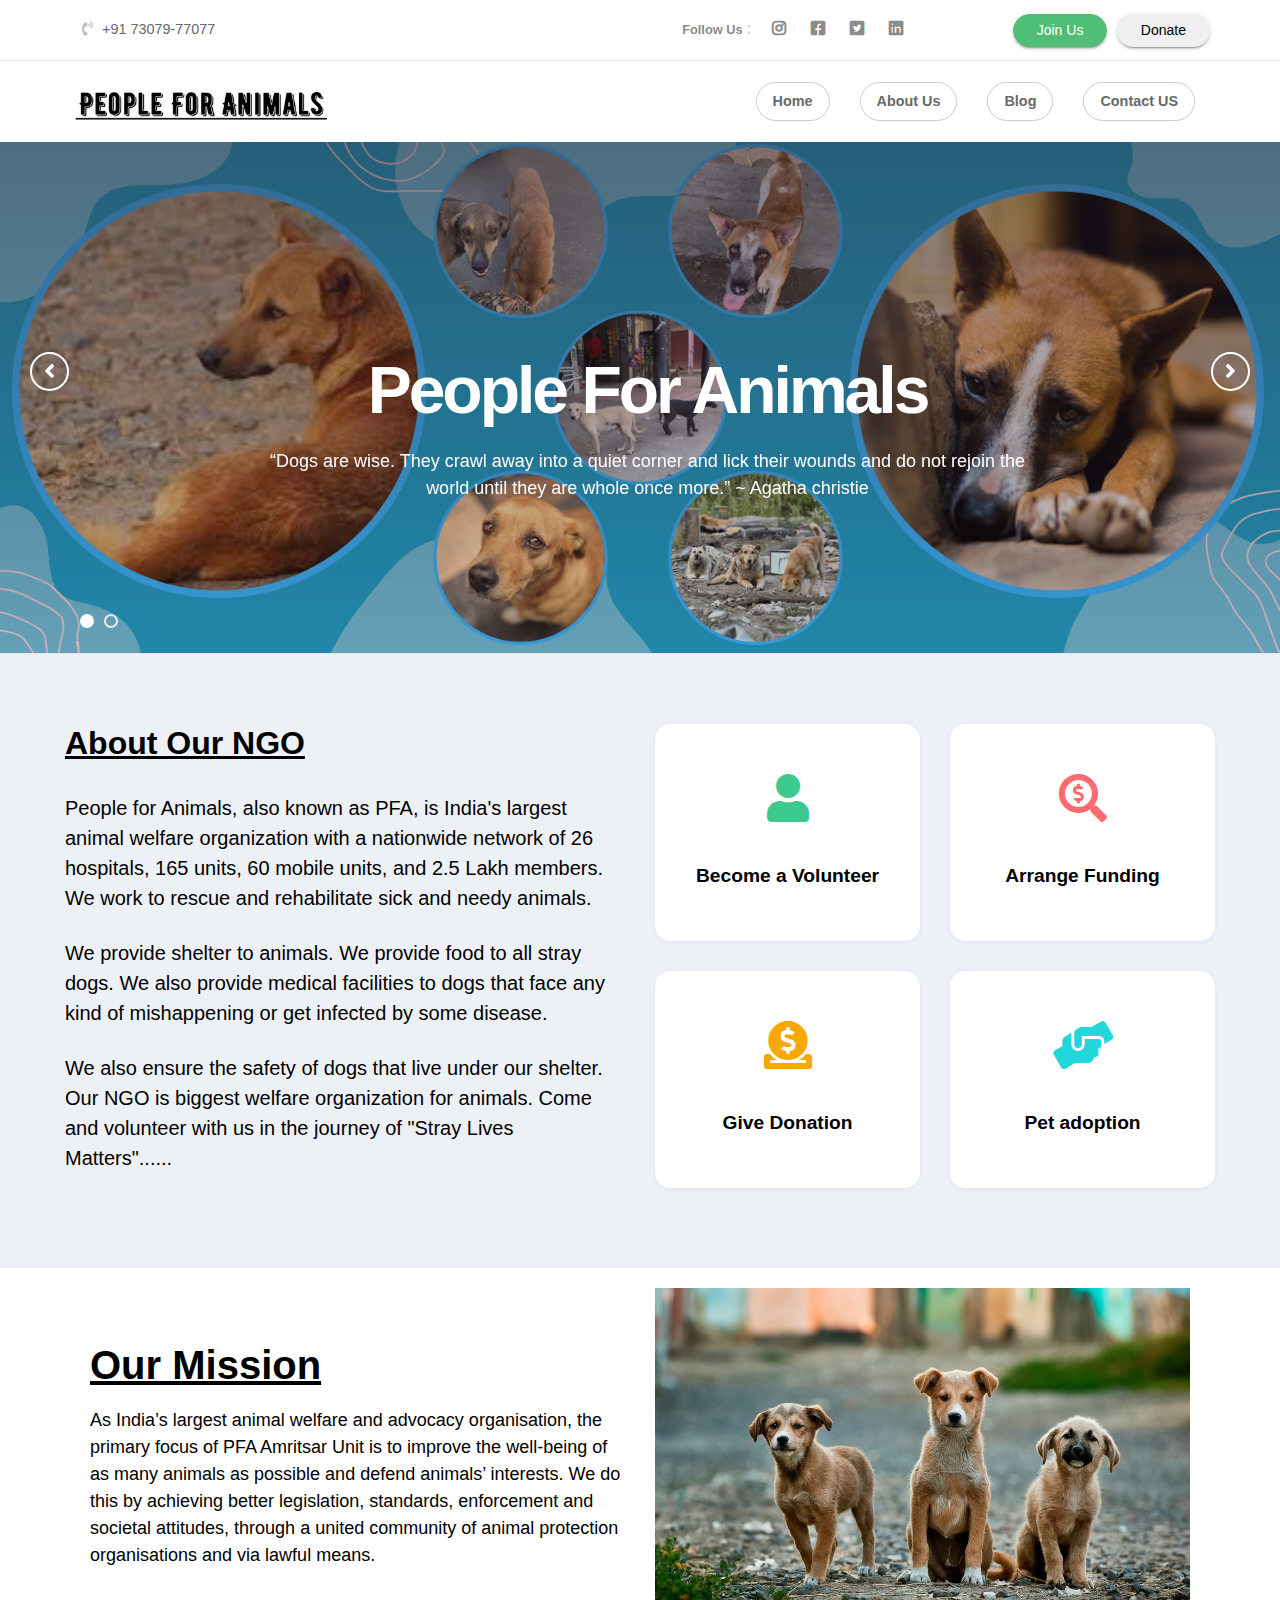
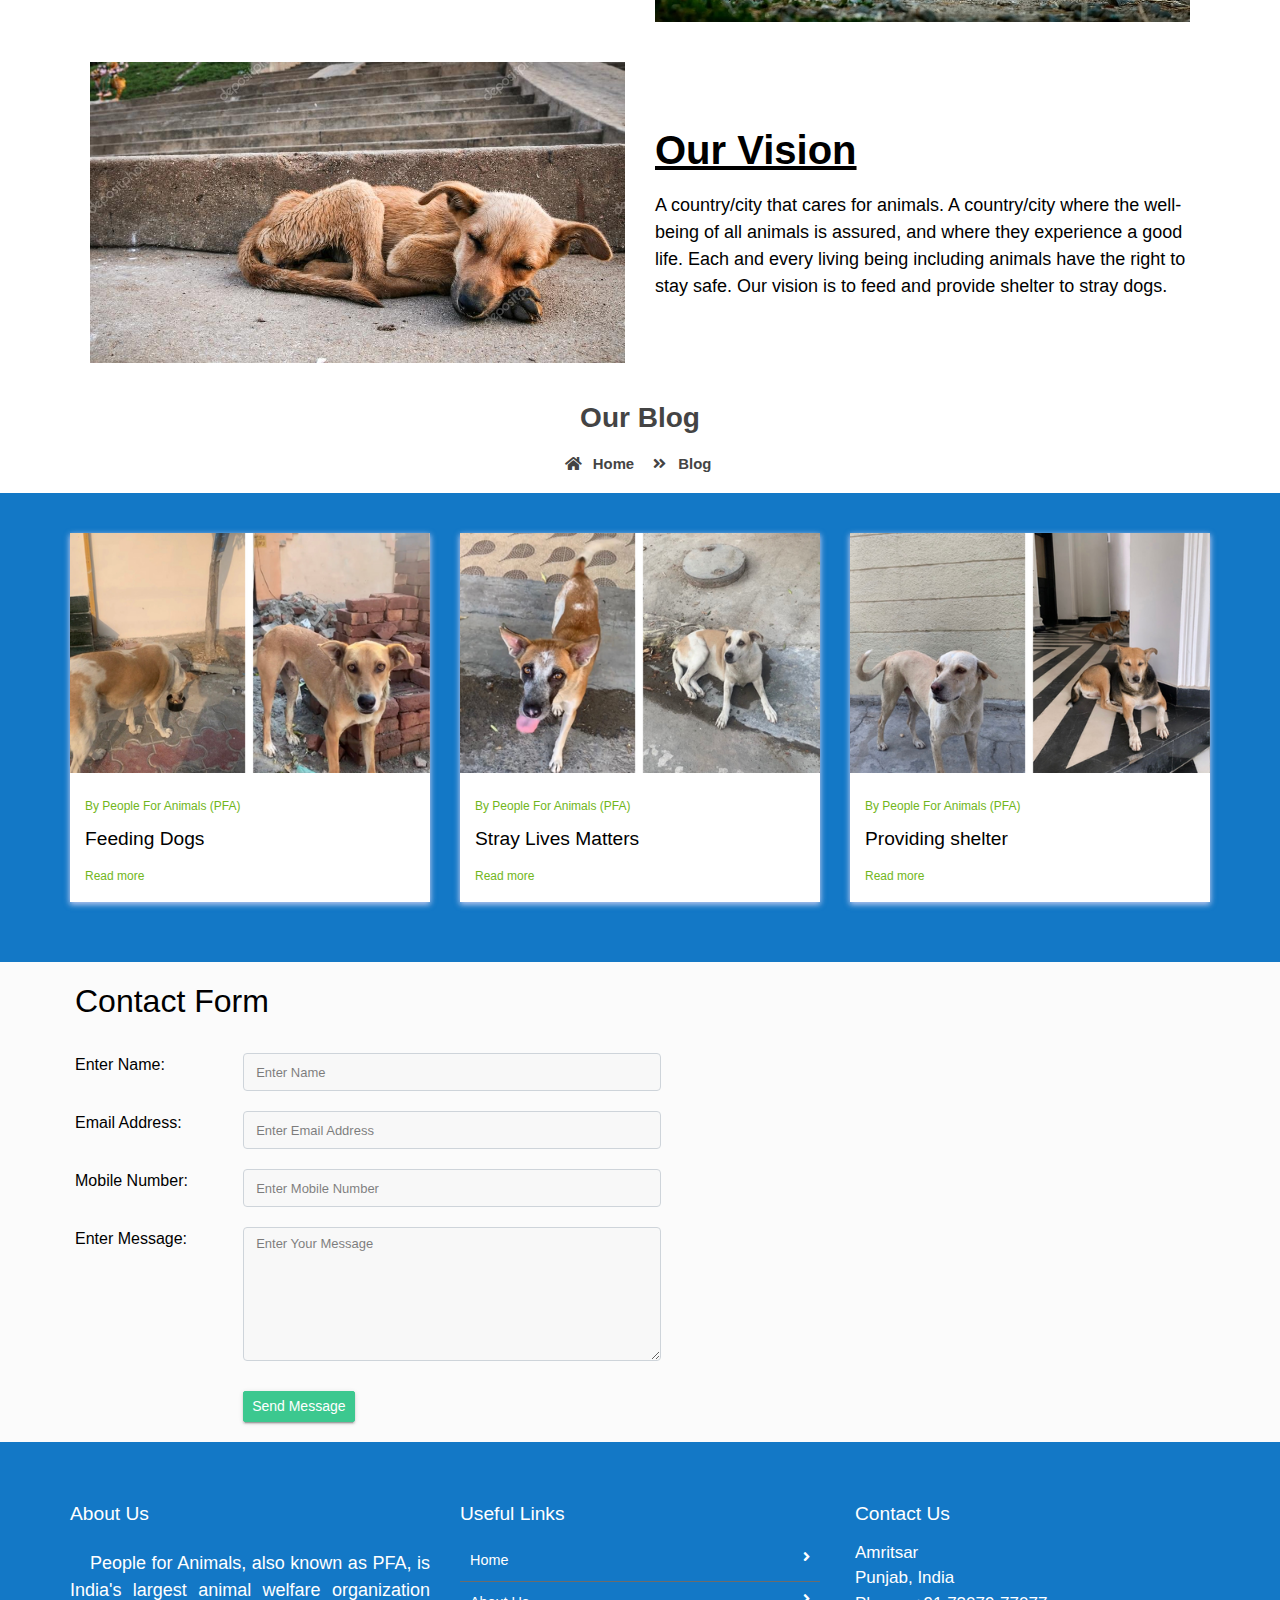
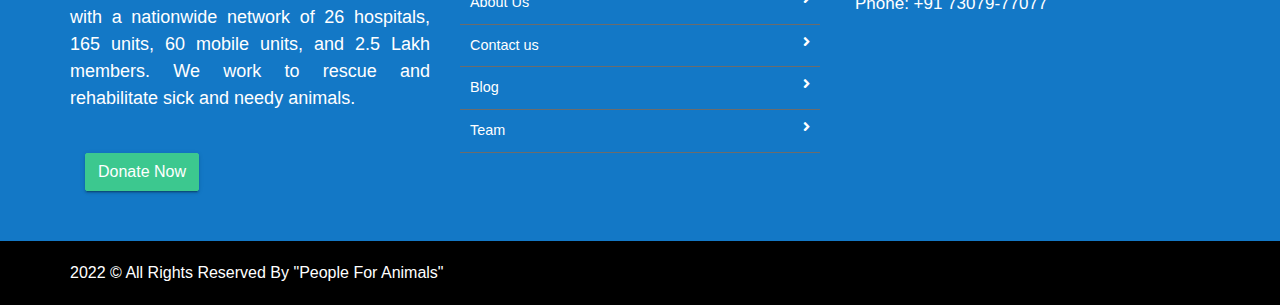
<file: temp6/index.html>
<!doctype html>
<html lang="en">

<head>
    <meta charset="utf-8">
    <meta name="viewport" content="width=device-width, initial-scale=1, shrink-to-fit=no">
    <title>People For Animals</title>
    <link rel="shortcut icon" href="assets/images/favicon.png" type="image/x-icon">
   <link href="https://fonts.googleapis.com/css2?family=Ubuntu:wght@400;500&display=swap" rel="stylesheet">
    <link rel="shortcut icon" href="assets/images/fav.jpg">
    <link rel="stylesheet" href="assets/css/bootstrap.min.css">
    <link rel="stylesheet" href="assets/css/all.min.css">
    <link rel="stylesheet" href="assets/css/animate.css">
    <link rel="stylesheet" href="assets/plugins/slider/css/owl.carousel.min.css">
    <link rel="stylesheet" href="assets/plugins/slider/css/owl.theme.default.css">
    <link rel="stylesheet" type="text/css" href="assets/css/style.css" />
</head>

<body>

<header class="continer-fluid ">
    <div  class="header-top">
        <div class="container">
            <div class="row col-det">
                <div class="col-lg-6 d-none d-lg-block">
                    <ul class="ulleft">
                        <!-- <li>
                            <i class="far fa-envelope"></i>
                            xyz@gmail.com
                            <span>|</span></li> -->
                        <li>
                            <i class="fas fa-phone-volume"></i>
                            +91 73079-77077</li>
                    </ul>
                </div>
                <div class="col-lg-3 col-md-6 folouws">
                  
                    <ul class="ulright">
                       <li> <small>Follow Us </small>:</li>
                       <li>
                            <a href="https://www.instagram.com/pfa_amritsar" target="_blank"><i class="fab fa-instagram"></i></a>
                        </li>
                        <li>
                            <a href="#"><i class="fab fa-facebook-square"></i></a>
                        </li>
                        <li>
                            <a href="#"><i class="fab fa-twitter-square"></i></a>
                        </li>
                        <li>
                            <a href="#"><i class="fab fa-linkedin"></i></a>
                        </li>
                    </ul>
                </div>
                <div class="col-lg-3 d-none d-md-block col-md-6 btn-bhed">
                    <a href="https://docs.google.com/forms/d/e/1FAIpQLSeHNlBi6tJCRSp1KK5kaj5fQnhc930Ce6S6jaZ6t7ctHB5tRQ/viewform" target="_blank"><button class="btn btn-sm btn-success">Join Us</button></a>
                    <a href="https://drive.google.com/file/d/1KvqjiEX3l_LH9_YqTAA1IvdduLT381nZ/view?usp=sharing" target="_blank"><button class="btn btn-sm btn-default">Donate</button></a>
                </div>
            </div>
        </div>
    </div>
    <div id="menu-jk" class="header-bottom">
        <div class="container">
            <div class="row nav-row">
                <div class="col-lg-3 col-md-12 logo">
                    <a href="index.html">
                        <img src="assets/images/logo.png" alt="">
                        <a data-toggle="collapse" data-target="#menu" href="#menu"><i class="fas d-block d-lg-none  small-menu fa-bars"></i></a>
                    </a>

                </div>
                <div id="menu" class="col-lg-9 col-md-12 d-none d-lg-block nav-col">

                            <ul class="navbad">
                                <li class="nav-item active">
                                    <a class="nav-link" href="#home">Home
                                    </a>
                                </li>
                                <li class="nav-item">
                                    <a class="nav-link" href="#about">About Us</a>
                                </li>

                                <li class="nav-item">
                                    <a class="nav-link" href="#blog">Blog</a>
                                </li>
                                <li class="nav-item">
                                    <a class="nav-link" href="#contact_us">Contact US</a>
                                </li>

                            </ul>
                </div>
            </div>
        </div>
    </div> 
</header>
  
                 
  <!-- ******************** Slider Starts Here ******************* -->
  <section id="home">
      <div class="slider">
        <!-- Set up your HTML -->
        <div class="owl-carousel ">
            <div class="slider-img">
                <div class="item">
                    <div class="slider-img"><img src="assets/images/3.png" alt=""></div>
                    <div class="container">
                        <div class="row">
                            <div class="col-lg-offset-2 col-lg-8 col-md-offset-2 col-md-8 col-sm-12 col-xs-12">
                                <div class="animated bounceInDown slider-captions">
                                    <h1 class="slider-title">People For Animals</h1>
                                    <p class="slider-text hidden-xs">“Dogs are wise. They crawl away into a quiet corner and lick their wounds and do not rejoin the world until they are whole once more.” ~ Agatha christie</p>
                                    
                                </div>
                            </div>
                        </div>
                    </div>
                </div>
            </div>
            <div class="item">
                <div class="slider-img"><img src="assets/images/7.png" alt=""></div>
                <div class="container">
                    <div class="row">
                        <div class="col-lg-offset-2 col-lg-8 col-md-offset-2 col-md-8 col-sm-12 col-xs-12">
                            <div class="slider-captions ">
                                <!-- <h1 class="slider-title">It's time for better help.</h1> -->
                                <p class="slider-text hidden-xs">“Each year, millions of animals are euthanized at local shelters because of overpopulation. Almost half of the animals brought into these shelters are euthanized because suitable homes can’t be found for them. Animal rescue, a cause close to my heart, can lead to the safety of millions of these lost souls.” ~ Jud Tylor </p>
                                
                            </div>
                        </div>
                    </div>
                </div>
            </div>
            <!-- <div class="item">
                <div class="slider-img"><img src="assets/images/slider/slider-2.jpg" alt=""></div>
                <div class="container">
                    <div class="row">
                        <div class="col-lg-offset-2 col-lg-8 col-md-offset-2 col-md-8 col-sm-12 col-xs-12">
                            <div class="slider-captions ">
                                <h1 class="slider-title">Most Attractive Travel Template</h1>
                      
                               
                            </div>
                        </div>
                    </div>
            </div> -->

        </div>
    </div>
    </section>                 
                  
 <!--  ************************* About Us Starts Here ************************** -->    
<section id="about">    
<div class="about-us container-fluid">
        <div class="row natur-row no-margin w-100">
            <div class="text-part col-md-6">
                <h2><b><u>About Our NGO</u></b></h2>

                <p> People for Animals, also known as PFA, is India's largest animal welfare organization with a nationwide network of 26 hospitals, 165 units, 60 mobile units, and 2.5 Lakh members. We work to rescue and rehabilitate sick and needy animals.</p>

                <p> We provide shelter to animals. We provide food to all stray dogs. We also provide medical facilities to dogs that face any kind of mishappening or get infected by some disease.</p>

                <p> We also ensure the safety of dogs that live under our shelter. Our NGO is biggest welfare organization for animals. Come and volunteer with us in the journey of "Stray Lives Matters"......</p>
            </div>
            <div class="image-part col-md-6">
                <div class="about-quick-box row">
                    <div class="col-md-6">
                        <div class="about-qcard">
                           <a href="https://docs.google.com/forms/d/e/1FAIpQLSeHNlBi6tJCRSp1KK5kaj5fQnhc930Ce6S6jaZ6t7ctHB5tRQ/viewform" target="_blank"><i class="fas fa-user"></i></a>
                            <p>Become a Volunteer</p>
                        </div>
                    </div>
                     <div class="col-md-6">
                        <div class="about-qcard ">
                           <a href="https://docs.google.com/forms/d/e/1FAIpQLSeHNlBi6tJCRSp1KK5kaj5fQnhc930Ce6S6jaZ6t7ctHB5tRQ/viewform" target="_blank"><i class="fas fa-search-dollar red"></i></a>
                            <p>Arrange Funding</p>
                        </div>
                    </div>
                     <div class="col-md-6">
                        <div class="about-qcard ">
                           <a href="https://drive.google.com/file/d/1KvqjiEX3l_LH9_YqTAA1IvdduLT381nZ/view?usp=sharing" target="_blank"><i class="fas fa-donate yell"></i></a>
                            <p>Give Donation</p>
                        </div>
                    </div>
                     <div class="col-md-6">
                        <div class="about-qcard ">
                           <a href="https://docs.google.com/forms/d/e/1FAIpQLSeHNlBi6tJCRSp1KK5kaj5fQnhc930Ce6S6jaZ6t7ctHB5tRQ/viewform" target="_blank"><i class="fas fa-hands-helping blu"></i></a>
                            <p>Pet adoption</p>
                        </div>
                    </div>
                </div>
            </div>
        </div>
    </div>
</div>     
   
   
    
 <!-- ################# Mission Vision Start Here #######################--->
  
  <section class="container-fluid mission-vision">
      <div class="container">
          <div class="row mission">
              <div class="col-md-6 mv-det">
                  <h1><b><u>Our Mission</u></b></h1>
                  <p>As India’s largest animal welfare and advocacy organisation, the primary focus of PFA Amritsar Unit is to improve the well-being of as many animals as possible and defend animals’ interests. We do this by achieving better legislation, standards, enforcement and societal attitudes, through a united community of animal protection organisations and via lawful means.</p>
              </div>
              <div class="col-md-6 mv-img">
                  <img src="assets/images/1.jpg" alt="">
              </div>
          </div>
          <div class="row vision">
              <div class="col-md-6 mv-img">
                   <img src="assets/images/2.jpg" alt="">
              </div>
              <div class="col-md-6 mv-det">
                   <h1><b><u>Our Vision</u></b></h1>
                   <p>A country/city that cares for animals. A country/city where the well-being of all animals is assured, and where they experience a good life. Each and every living being including animals have the right to stay safe. Our vision is to feed and provide shelter to stray dogs.</p>
              </div>
          </div>
      </div>
  </section>
  </section> 
   

    
     <!-- ################# Events Start Here#######################--->
   <!--  <section class="events">
        <div class="container">
            <div class="session-title row">
                <h2>Popular Causes</h2>
                <p>We are a non-profital & Charity raising money for child education</p> 
            </div>
            <div class="event-ro row">
                <div class="col-md-4 col-sm-6">
                    <div class="event-box">
                        <img src="assets/images/events/image_08.jpg" alt="">
                        <h4>Child Education in Africa</h4>
                        
                        <p class="raises"><span>Raised : $34,425</span> / $500,000 </p>
                        <p class="desic">Lorem Ipsum is simply dummy text of the printing and typesetting industry.  Lorem Ipsum has been the industry's </p>
                        <button class="btn btn-success btn-sm">Donate Now</button>
                    </div>
                </div>
                <div class="col-md-4 col-sm-6">
                    <div class="event-box">
                        <img src="assets/images/events/image_06.jpg" alt="">
                        <h4>Child Education in Africa</h4>
                        <p class="raises"><span>Raised : $34,425</span> / $500,000 </p>
                        <p class="desic">Lorem Ipsum is simply dummy text of the printing and typesetting industry.  Lorem Ipsum has been the industry's </p>
                        <button class="btn btn-success btn-sm">Donate Now</button>
                    </div>
                </div>
                <div class="col-md-4 col-sm-6">
                    <div class="event-box">
                        <img src="assets/images/events/image_04.jpg" alt="">
                        <h4>Child Education in Africa</h4>
                        <p class="raises"><span>Raised : $34,425</span> / $500,000 </p>
                        <p class="desic">Lorem Ipsum is simply dummy text of the printing and typesetting industry.  Lorem Ipsum has been the industry's </p>
                        <button class="btn btn-success btn-sm">Donate Now</button>
                    </div>
                </div>
            </div>
        </div>
    </section>    -->
    

   
   
    <!-- ################# Charity Number Starts Here#######################--->


    <!-- <div class="doctor-message">
        <div class="inner-lay">
            <div class="container">
               <div class="row session-title">
                   <h2>Our Achievemtns in Numbers</h2>
                   <p>We can talk for a long time about advantages of our Dental clinic before other medical treatment facilities.
But you can read the following facts in order to make sure of all pluses of our clinic:</p>
               </div>
                <div class="row">
                    <div class="col-sm-3 numb">
                        <h3>12+</h3>
                        <span>YEARS OF EXPEREANCE</span>
                    </div>
                    <div class="col-sm-3 numb">
                        <h3>1812+</h3>
                        <span>HAPPY CHILDRENS</span>
                    </div>
                    <div class="col-sm-3 numb">
                        <h3>52+</h3>
                        <span>EVENTS</span>
                    </div>
                    <div class="col-sm-3 numb">
                        <h3>48+</h3>
                        <span>FUNT RAISED</span>
                    </div>
                </div>
            </div>

        </div>

    </div>  -->
    

     <!-- ################# Our Blog Starts Here#######################--->
<section id="blog">
     <div class="page-nav no-margin row">
        <div class="container">
            <div class="row">
                <h2>Our Blog</h2>
                <ul>
                    <li> <a href="#"><i class="fas fa-home"></i> Home</a></li>
                    <li><i class="fas fa-angle-double-right"></i> Blog</li>
                </ul>
            </div>
        </div>
    </div>

    <section class="our-blog">
            <div class="container">
                <div class="blog-row row">
                    <div class="col-md-4 col-sm-6">
                        <div class="single-blog">
                            <figure>
                                <img src="assets/images/4.png" alt="">
                            </figure>
                            <div class="blog-detail">
                                <small>By People For Animals (PFA)</small>
                                <h4>Feeding Dogs</h4>
                               <!--  <p> By Feeding Dogs with food and water ensuing that no dogs will be died because of hunger. We try to reach outs Stray dogs and feed them. </p> -->
                                <div class="link">
                                    <a href="">Read more </a><i class="fas fa-long-arrow-alt-right"></i>
                                </div>
                            </div>
                            
                            
                        </div>
                    </div>
                    <div class="col-md-4 col-sm-6">
                        <div class="single-blog">
                            <figure>
                                <img src="assets/images/5.png" alt="">
                            </figure>
                            <div class="blog-detail">
                                <small>By People For Animals (PFA)</small>
                                <h4>Stray Lives Matters</h4>
                                <!-- <p> By Providing Shelter to dogs, They get safe from harsh environment. So they can sleep safe under the shelter. We also ensure that no dog will by bad weather conditions. </p> -->
                                <div class="link">
                                    <a href="">Read more </a><i class="fas fa-long-arrow-alt-right"></i>
                                </div>
                            </div>     
                        </div>
                    </div>
                    <div class="col-md-4 col-sm-6">
                        <div class="single-blog">
                            <figure>
                                <img src="assets/images/6.png" alt="">
                            </figure>
                            <div class="blog-detail">
                                <small>By People For Animals (PFA)</small>
                                <h4>Providing shelter</h4>
                                <!-- <p> Stray Lives also matters as that live of humans. stray animals can't speak but we need to listen their inside voice. They are homeless and we need to take some actions.</p> -->
                                <div class="link">
                                    <a href="">Read more </a><i class="fas fa-long-arrow-alt-right"></i>
                                </div>
                            </div>
                            
                            
                        </div>
                    </div>
                </div>
            </div>
         </section>
     </section>



    <!--################### Our Team Starts Here #######################--->
         <!--  <section class="our-team team-11">
            <div class="container">
                <div class="session-title row">
                      <h2>Meet our Team</h2>
                      <p>Lorem ipsum dolor sit amet, consectetur adipiscing elit. Fusce fringilla vel nisl a dictum. Donec ut est arcu. Donec hendrerit velit</p>
                </div>
                <div class="row team-row">
                    <div class="col-md-3 col-sm-6">
                        <div class="single-usr">
                            <img src="assets/images/t1.jpg" alt="">
                            <div class="det-o">
                                <h4>David Kanuel</h4>
                                <i>CEO </i>
                            </div>
                        </div>
                    </div>
                    <div class="col-md-3 col-sm-6">
                        <div class="single-usr">
                            <img src="assets/images/t1.jpg" alt="">
                            <div class="det-o">
                                <h4>David Kanuel</h4>
                                <i>CFO</i>
                            </div>
                        </div>
                    </div>
                    <div class="col-md-3 col-sm-6">
                        <div class="single-usr">
                            <img src="assets/images/t1.jpg" alt="">
                            <div class="det-o">
                                <h4>David Kanuel</h4>
                                <i>Team Leader</i>
                            </div>
                        </div>
                    </div>
                    <div class="col-md-3 col-sm-6">
                        <div class="single-usr">
                            <img src="assets/images/t1.jpg" alt="">
                            <div class="det-o">
                                <h4>David Kanuel</h4>
                                <i>Project Manager</i>
                            </div>
                        </div>
                    </div>


                </div>
            </div>
        </section>       -->

<section id="contact_us">
          <!-- <div class="page-nav no-margin row">
        <div class="container">
            <div class="row">
                <h2>Contact Us</h2>
                <ul>
                    <li> <a href="#"><i class="fas fa-home"></i> Home</a></li>
                    <li><i class="fas fa-angle-double-right"></i> Contact US</li>
                </ul>
            </div>
        </div>
    </div> -->
         <div class="row contact-rooo no-margin">
        <div class="container">
            <div class="row">


                <div style="padding:20px" class="col-sm-7">
                    <h2 >Contact Form</h2> <br>
                    <div class="row cont-row">
                        <div  class="col-sm-3"><label>Enter Name </label><span>:</span></div>
                        <div class="col-sm-8"><input type="text" placeholder="Enter Name" name="name" class="form-control input-sm"  ></div>
                    </div>
                    <div  class="row cont-row">
                        <div  class="col-sm-3"><label>Email Address </label><span>:</span></div>
                        <div class="col-sm-8"><input type="text" name="name" placeholder="Enter Email Address" class="form-control input-sm"  ></div>
                    </div>
                    <div  class="row cont-row">
                        <div  class="col-sm-3"><label>Mobile Number</label><span>:</span></div>
                        <div class="col-sm-8"><input type="text" name="name" placeholder="Enter Mobile Number" class="form-control input-sm"  ></div>
                    </div>
                    <div  class="row cont-row">
                        <div  class="col-sm-3"><label>Enter Message</label><span>:</span></div>
                        <div class="col-sm-8">
                            <textarea rows="5" placeholder="Enter Your Message" class="form-control input-sm"></textarea>
                        </div>
                    </div>
                    <div style="margin-top:10px;" class="row">
                        <div style="padding-top:0px;" class="col-sm-3"><label></label></div>
                        <div class="col-sm-8">
                            <button class="btn btn-primary btn-sm">Send Message</button>
                        </div>
                    </div>
                </div>

                </div>

            </div>
        </div>

    </div>
</section>
          
      <footer class="footer">
        <div class="container">
            <div class="row">
                <div class="col-md-4 col-sm-12">
                    <h2>About Us</h2>
                    <p>People for Animals, also known as PFA, is India's largest animal welfare organization with a nationwide network of 26 hospitals, 165 units, 60 mobile units, and 2.5 Lakh members. We work to rescue and rehabilitate sick and needy animals.</p>
                </div>
                <div class="col-md-4 col-sm-12">
                    <h2>Useful Links</h2>
                    <ul class="list-unstyled link-list">
                        <li><a ui-sref="about" href="#home">Home</a><i class="fa fa-angle-right"></i></li>
                        <li><a ui-sref="portfolio" href="#about">About Us</a><i class="fa fa-angle-right"></i></li>
                        <li><a ui-sref="products" href="#contact_us">Contact us</a><i class="fa fa-angle-right"></i></li>
                        <li><a ui-sref="gallery" href="#/gallery">Blog</a><i class="fa fa-angle-right"></i></li>
                        <li><a ui-sref="contact" href="#/contact">Team</a><i class="fa fa-angle-right"></i></li>
                    </ul>
                </div>
                <div class="col-md-4 col-sm-12 map-img">
                    <h2>Contact Us</h2>
                    <address class="md-margin-bottom-40">
                        Amritsar<br>
                        Punjab, India<br>
                        Phone: +91 73079-77077<br>
                    </address>

                </div>
            </div>
            
            
<!--             <div class="nav-box row clearfix">
                <div class="inner col-md-9 clearfix">
                    <ul class="footer-nav clearfix">
                        <li><a href="#">Home</a></li>
                        <li><a href="#">About</a></li>
                        <li><a href="#">Gallery</a></li>
                        <li><a href="#">Servies</a></li>
                        <li><a href="#">Blog</a></li>
                        <li><a href="#">Contact</a></li>
                    </ul>

                  
                </div> -->
                  <div class="donate-link col-md-3"><a href="https://drive.google.com/file/d/1KvqjiEX3l_LH9_YqTAA1IvdduLT381nZ/view?usp=sharing" target="_blank" class="btn btn-primary "><span class="btn-title">Donate Now</span></a></div>
            </div>
            
        </div>

    </footer>
    <div class="copy">
            <div class="container">
                <a href="#">2022 &copy; All Rights Reserved By "People For Animals"
                
                <!-- <span>
                <a><i class="fab fa-github"></i></a>
                <a><i class="fab fa-google-plus-g"></i></a>
                <a><i class="fab fa-pinterest-p"></i></a>
                <a><i class="fab fa-twitter"></i></a>
                <a><i class="fab fa-facebook-f"></i></a>
        </span> -->
            </div>

        </div>                      
</body>

<script src="assets/js/jquery-3.2.1.min.js"></script>
<script src="assets/js/popper.min.js"></script>
<script src="assets/js/bootstrap.min.js"></script>
<script src="assets/plugins/scroll-fixed/jquery-scrolltofixed-min.js"></script>
<script src="assets/plugins/slider/js/owl.carousel.min.js"></script>
<script src="assets/js/script.js"></script>

</html>
</file>
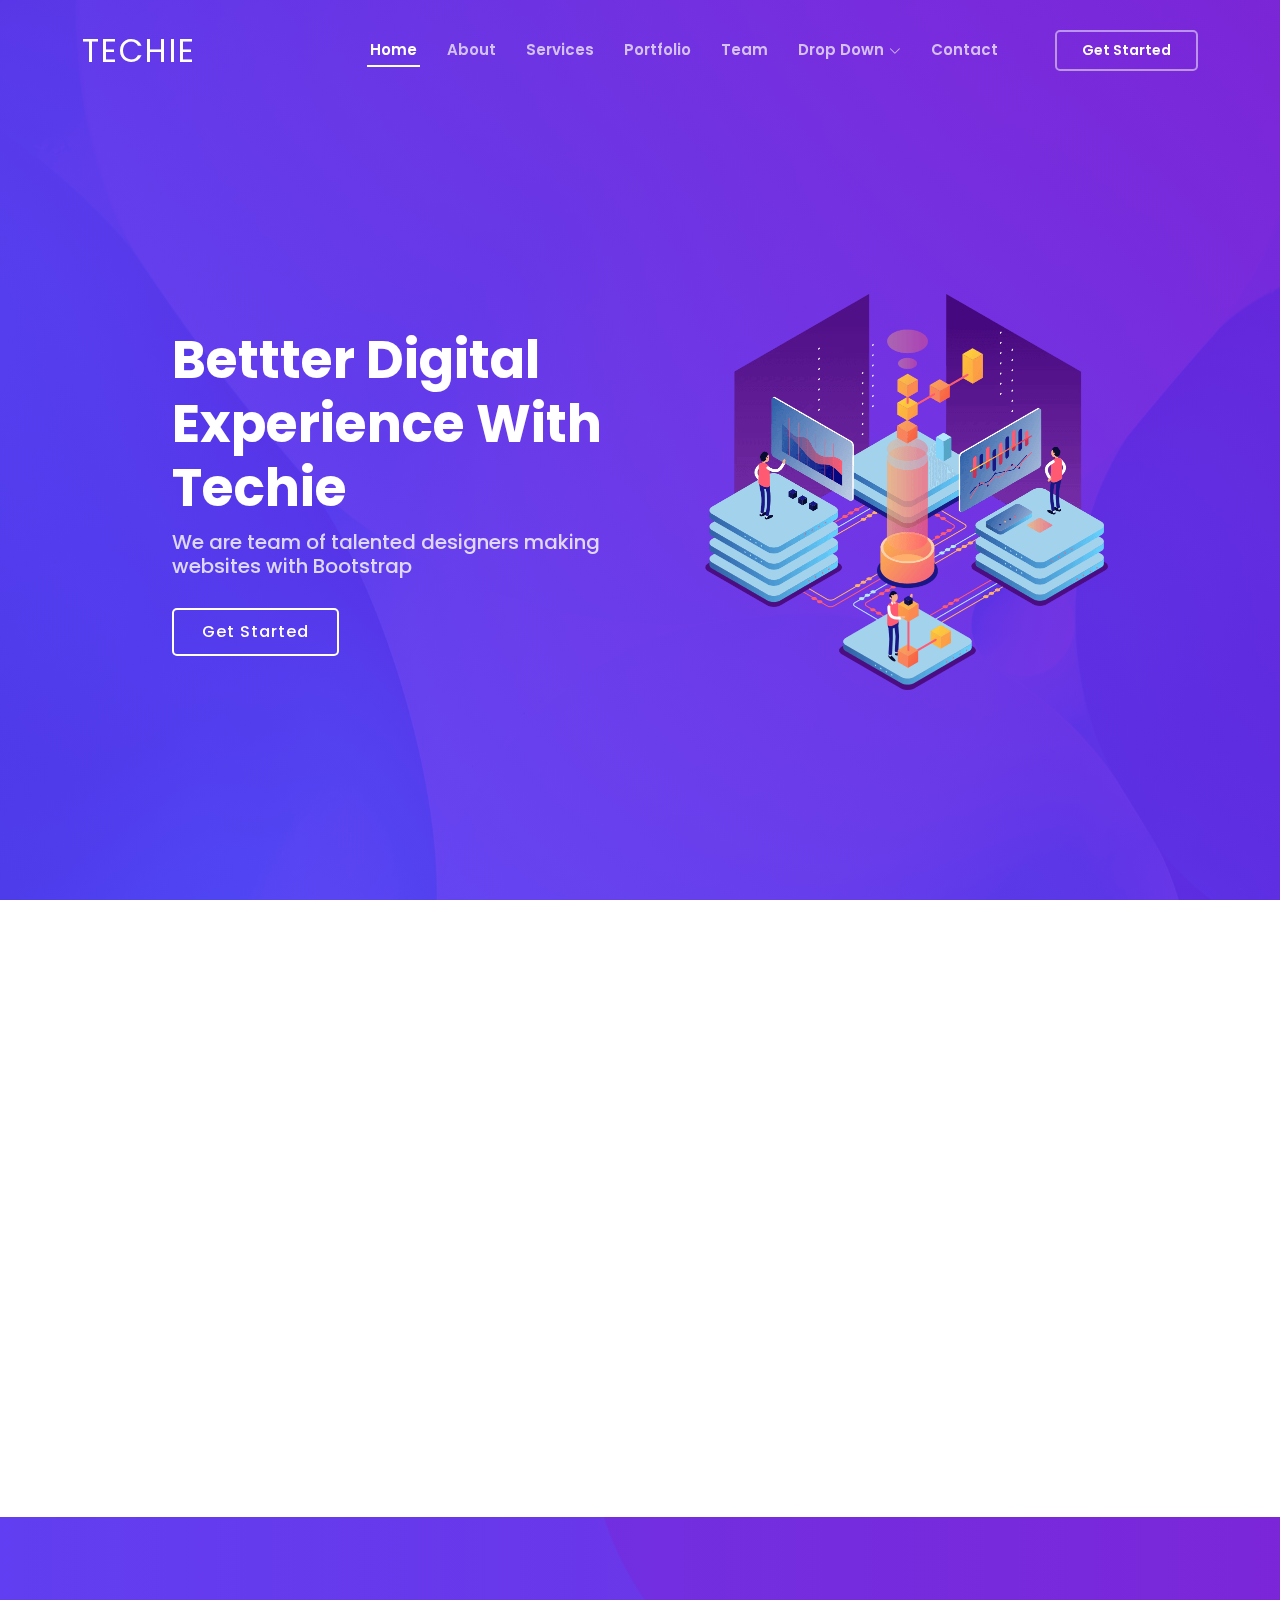
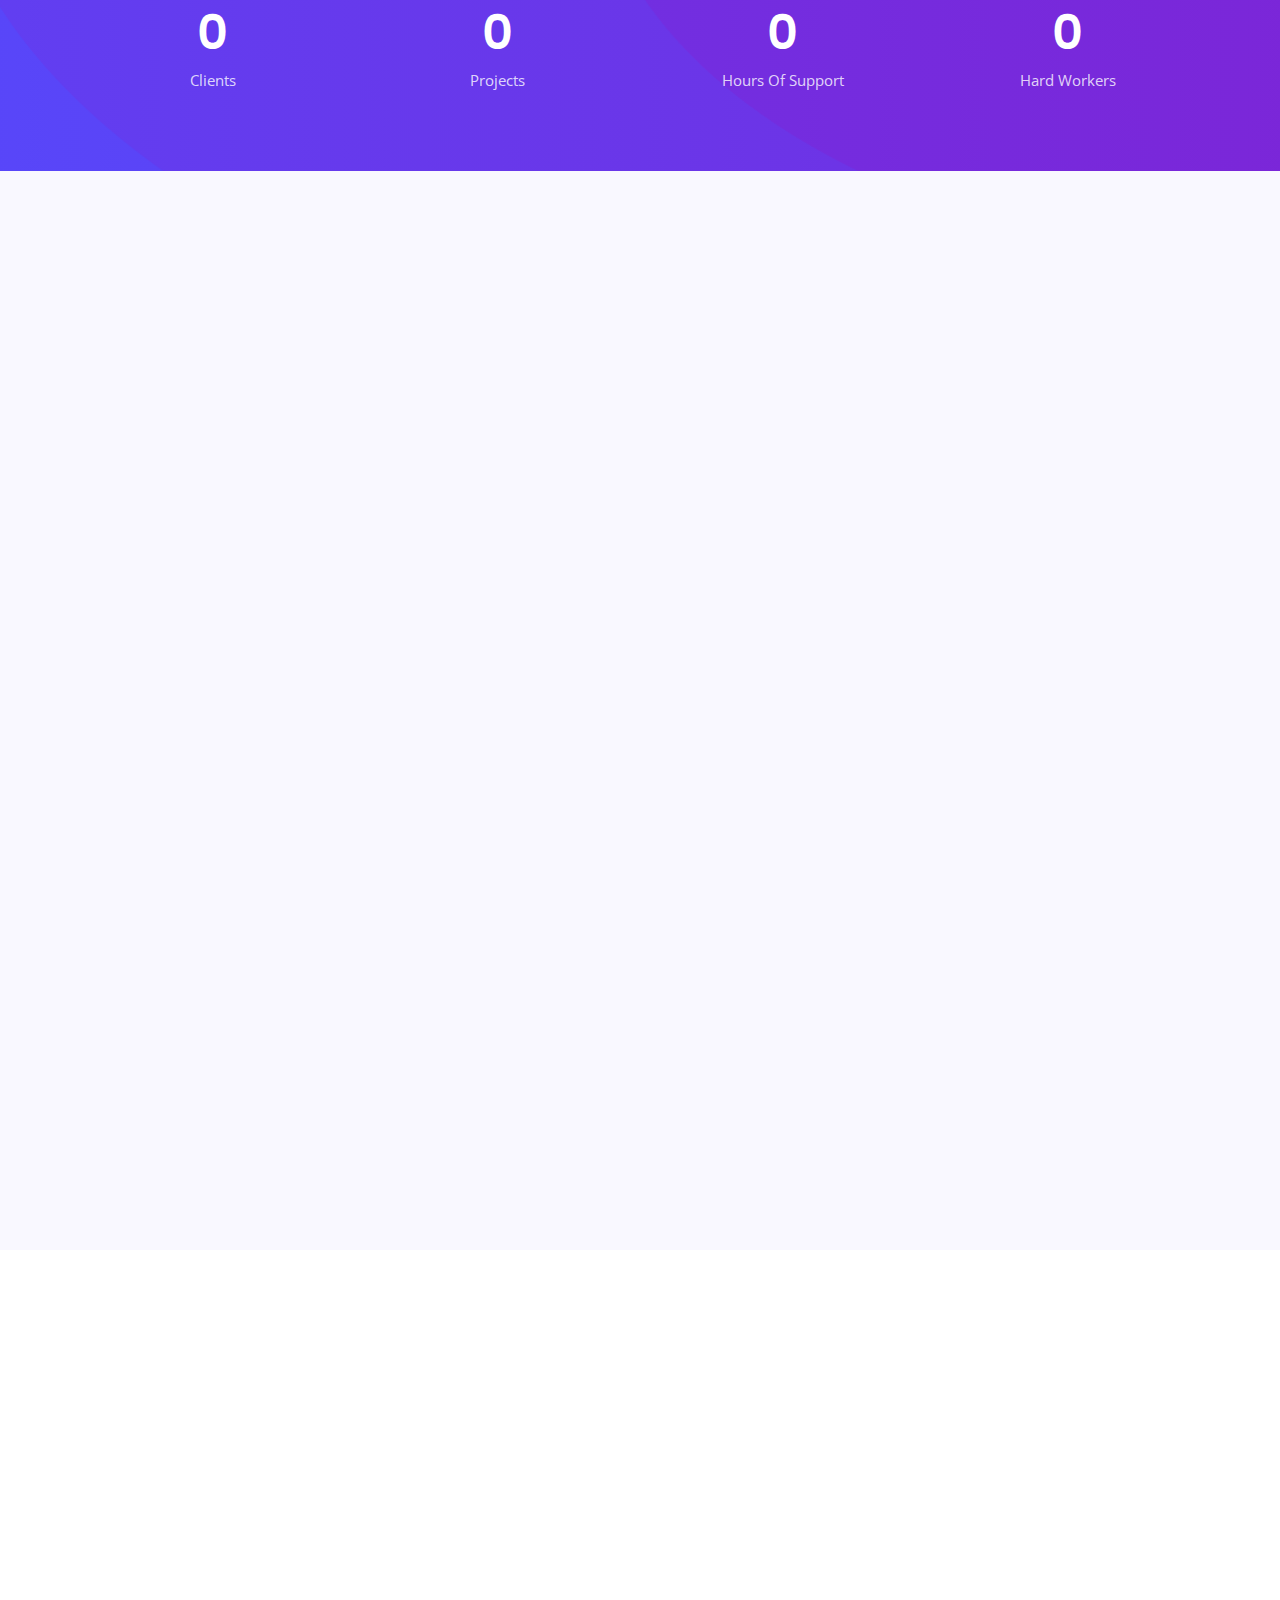
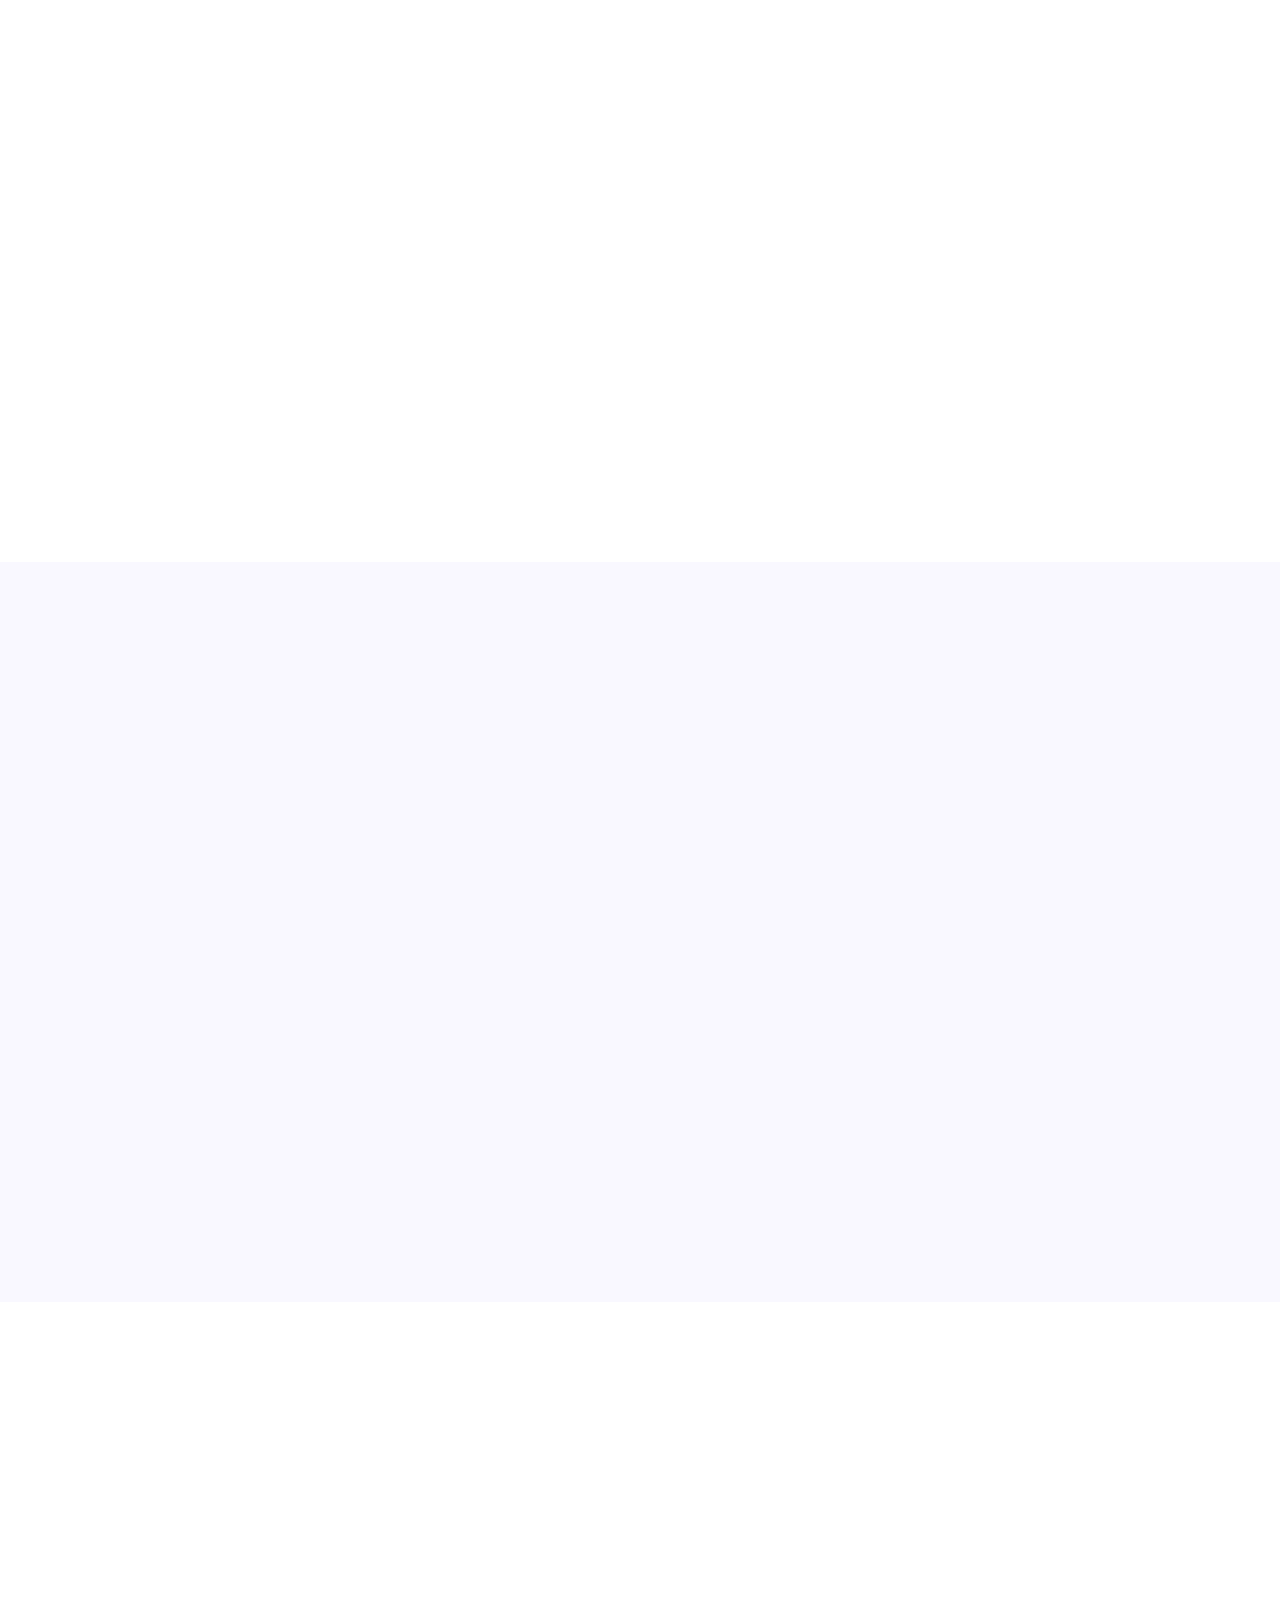
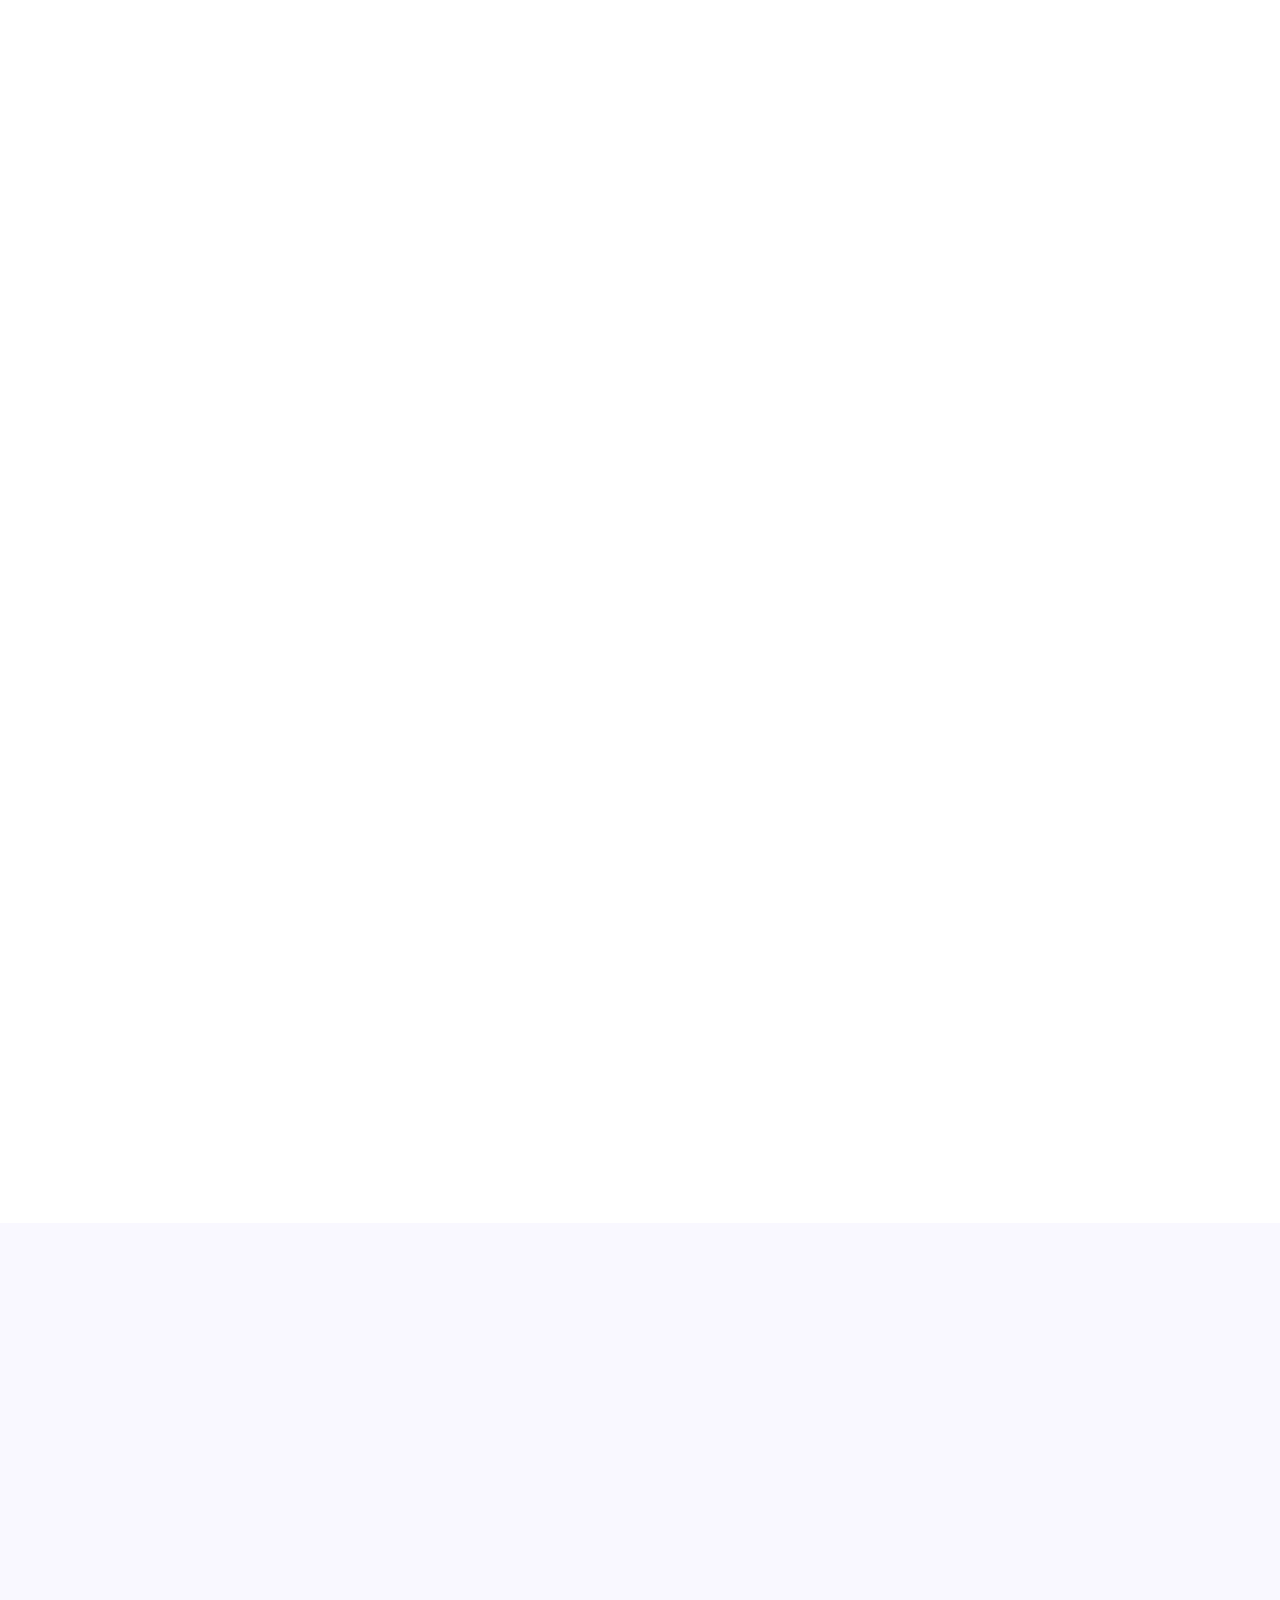
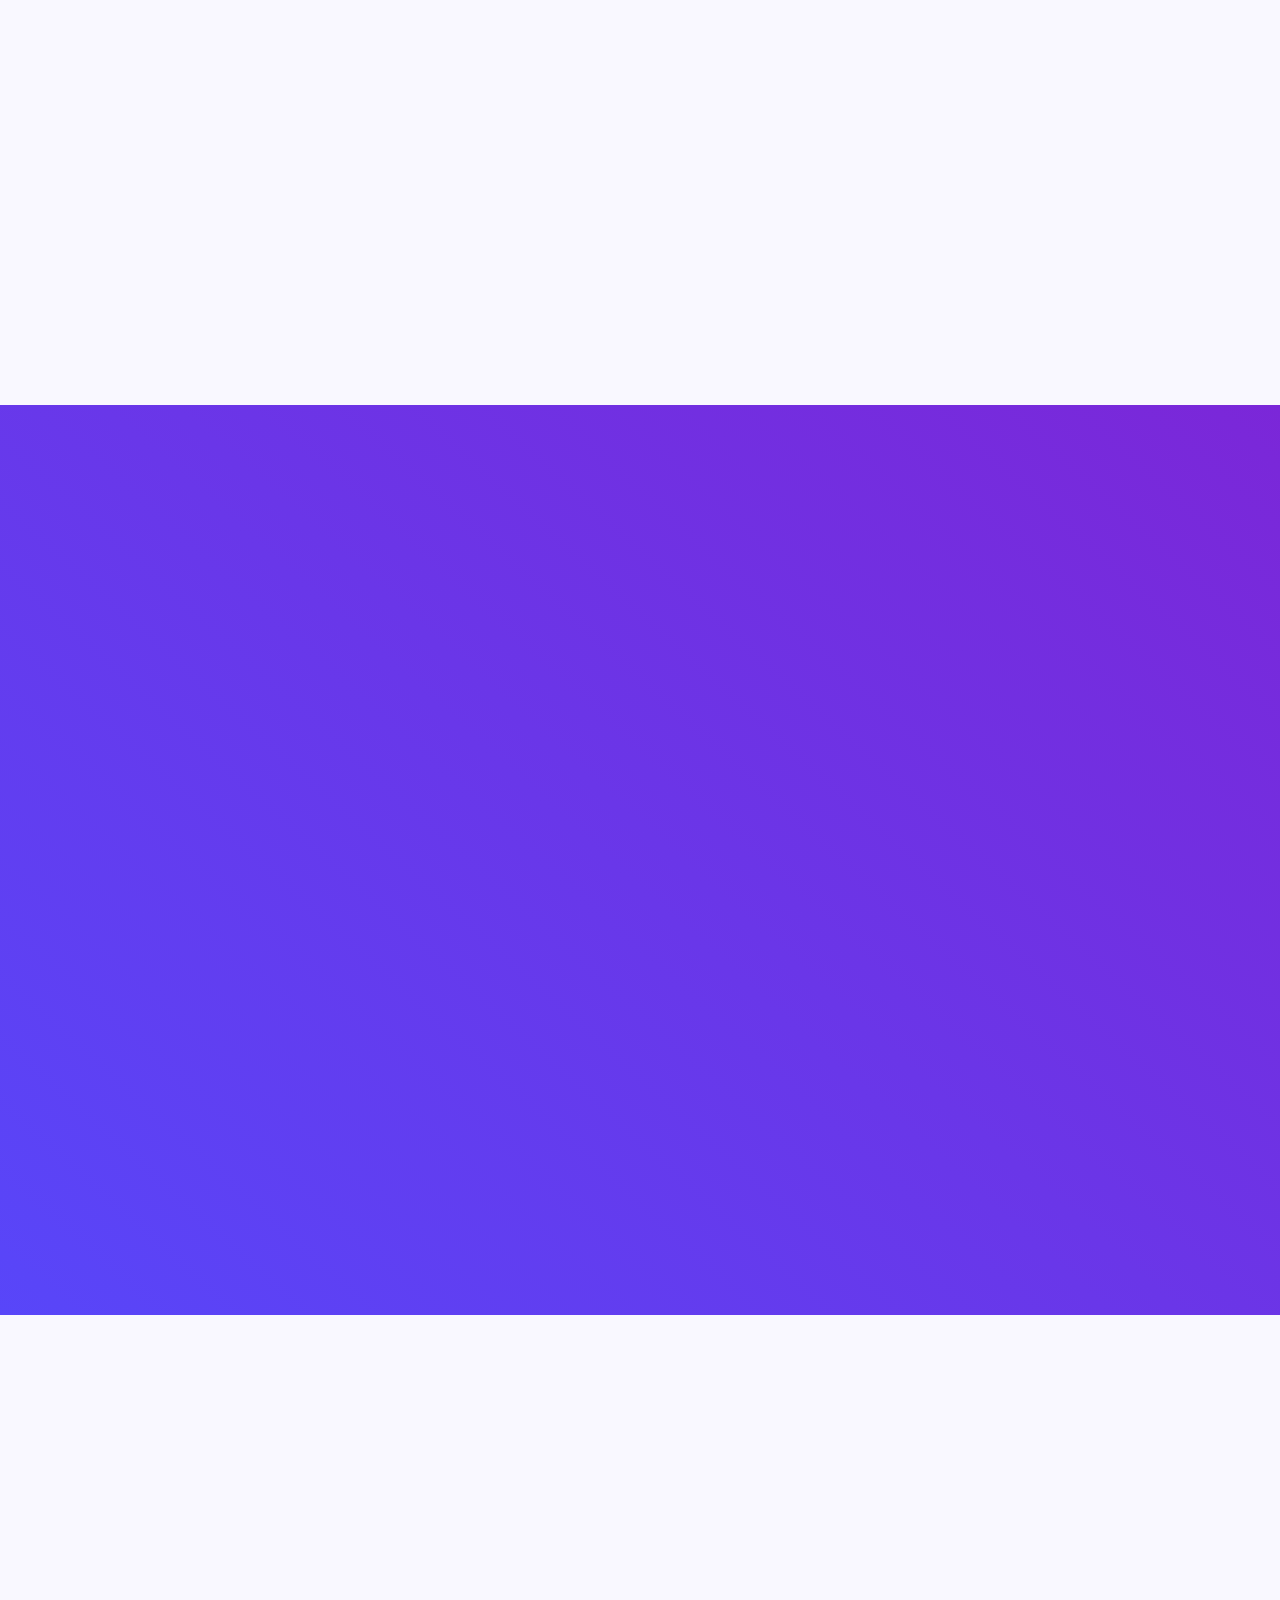
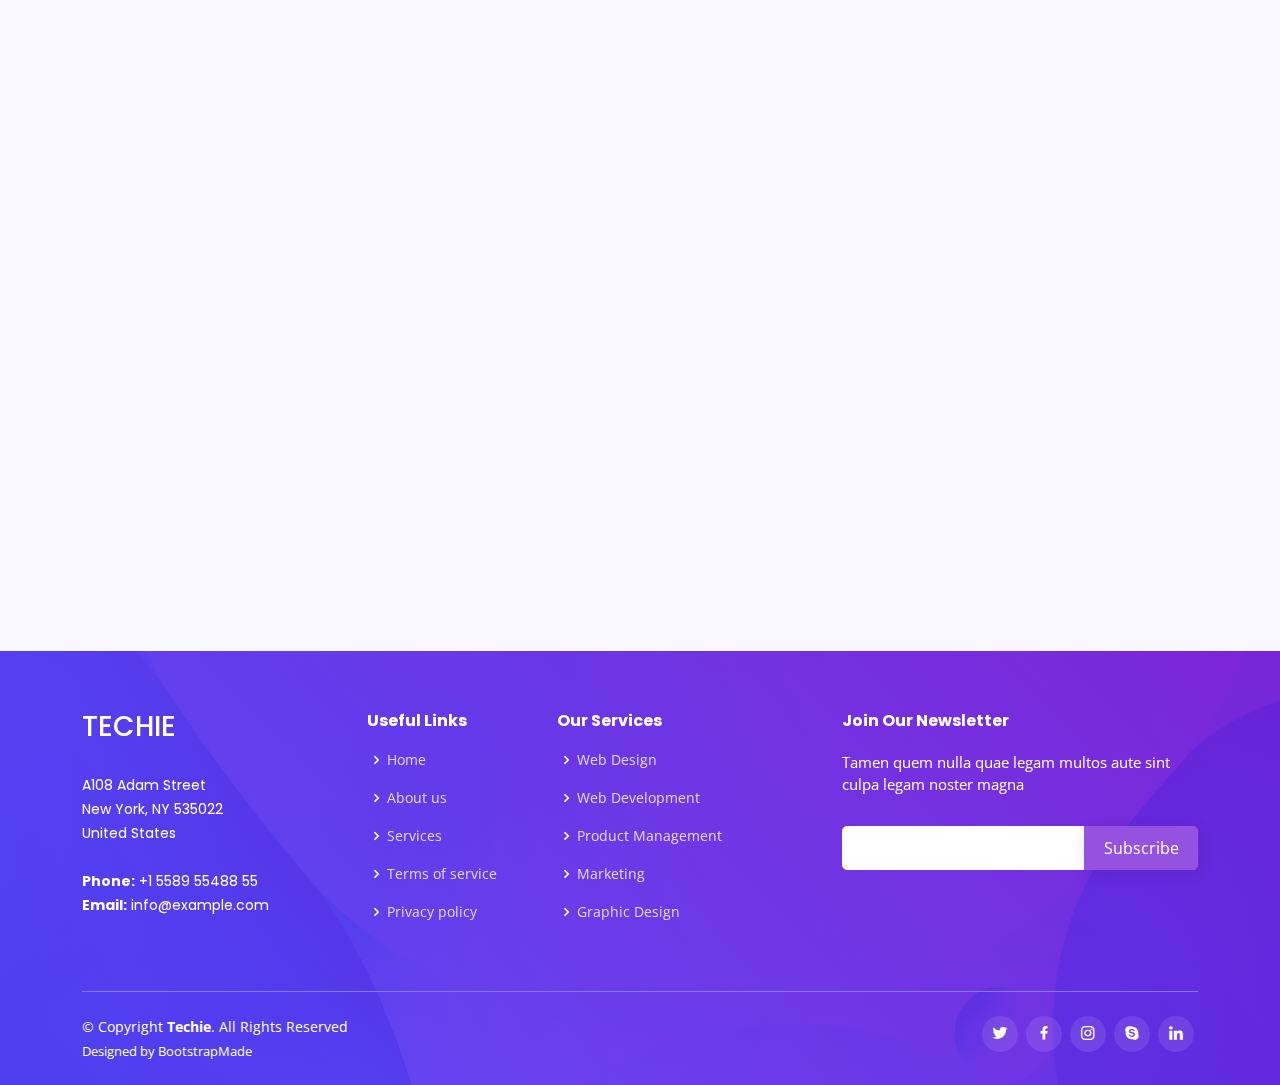
<file: template1/index.html>
<!DOCTYPE html>
<html lang="en">

<head>
  <meta charset="utf-8">
  <meta content="width=device-width, initial-scale=1.0" name="viewport">

  <title>Techie Bootstrap Template - Index</title>
  <meta content="" name="description">
  <meta content="" name="keywords">

  <!-- Favicons -->
  <link href="assets/img/favicon.png" rel="icon">
  <link href="assets/img/apple-touch-icon.png" rel="apple-touch-icon">

  <!-- Google Fonts -->
  <link href="https://fonts.googleapis.com/css?family=Open+Sans:300,300i,400,400i,600,600i,700,700i|Roboto:300,300i,400,400i,500,500i,600,600i,700,700i|Poppins:300,300i,400,400i,500,500i,600,600i,700,700i" rel="stylesheet">

  <!-- Vendor CSS Files -->
  <link href="assets/vendor/aos/aos.css" rel="stylesheet">
  <link href="assets/vendor/bootstrap/css/bootstrap.min.css" rel="stylesheet">
  <link href="assets/vendor/bootstrap-icons/bootstrap-icons.css" rel="stylesheet">
  <link href="assets/vendor/boxicons/css/boxicons.min.css" rel="stylesheet">
  <link href="assets/vendor/glightbox/css/glightbox.min.css" rel="stylesheet">
  <link href="assets/vendor/swiper/swiper-bundle.min.css" rel="stylesheet">

  <!-- Template Main CSS File -->
  <link href="assets/css/style.css" rel="stylesheet">

  <!-- =======================================================
  * Template Name: Techie - v4.8.1
  * Template URL: https://bootstrapmade.com/techie-free-skin-bootstrap-3/
  * Author: BootstrapMade.com
  * License: https://bootstrapmade.com/license/
  ======================================================== -->
</head>

<body>

  <!-- ======= Header ======= -->
  <header id="header" class="fixed-top ">
    <div class="container d-flex align-items-center justify-content-between">
      <h1 class="logo"><a href="index.html">Techie</a></h1>
      <!-- Uncomment below if you prefer to use an image logo -->
      <!-- <a href="index.html" class="logo"><img src="assets/img/logo.png" alt="" class="img-fluid"></a>-->

      <nav id="navbar" class="navbar">
        <ul>
          <li><a class="nav-link scrollto active" href="#hero">Home</a></li>
          <li><a class="nav-link scrollto" href="#about">About</a></li>
          <li><a class="nav-link scrollto" href="#services">Services</a></li>
          <li><a class="nav-link scrollto " href="#portfolio">Portfolio</a></li>
          <li><a class="nav-link scrollto" href="#team">Team</a></li>
          <li class="dropdown"><a href="#"><span>Drop Down</span> <i class="bi bi-chevron-down"></i></a>
            <ul>
              <li><a href="#">Drop Down 1</a></li>
              <li class="dropdown"><a href="#"><span>Deep Drop Down</span> <i class="bi bi-chevron-right"></i></a>
                <ul>
                  <li><a href="#">Deep Drop Down 1</a></li>
                  <li><a href="#">Deep Drop Down 2</a></li>
                  <li><a href="#">Deep Drop Down 3</a></li>
                  <li><a href="#">Deep Drop Down 4</a></li>
                  <li><a href="#">Deep Drop Down 5</a></li>
                </ul>
              </li>
              <li><a href="#">Drop Down 2</a></li>
              <li><a href="#">Drop Down 3</a></li>
              <li><a href="#">Drop Down 4</a></li>
            </ul>
          </li>
          <li><a class="nav-link scrollto" href="#contact">Contact</a></li>
          <li><a class="getstarted scrollto" href="#about">Get Started</a></li>
        </ul>
        <i class="bi bi-list mobile-nav-toggle"></i>
      </nav><!-- .navbar -->

    </div>
  </header><!-- End Header -->

  <!-- ======= Hero Section ======= -->
  <section id="hero" class="d-flex align-items-center">

    <div class="container-fluid" data-aos="fade-up">
      <div class="row justify-content-center">
        <div class="col-xl-5 col-lg-6 pt-3 pt-lg-0 order-2 order-lg-1 d-flex flex-column justify-content-center">
          <h1>Bettter Digital Experience With Techie</h1>
          <h2>We are team of talented designers making websites with Bootstrap</h2>
          <div><a href="#about" class="btn-get-started scrollto">Get Started</a></div>
        </div>
        <div class="col-xl-4 col-lg-6 order-1 order-lg-2 hero-img" data-aos="zoom-in" data-aos-delay="150">
          <img src="assets/img/hero-img.png" class="img-fluid animated" alt="">
        </div>
      </div>
    </div>

  </section><!-- End Hero -->

  <main id="main">

    <!-- ======= About Section ======= -->
    <section id="about" class="about">
      <div class="container">

        <div class="row">
          <div class="col-lg-6 order-1 order-lg-2" data-aos="zoom-in" data-aos-delay="150">
            <img src="assets/img/about.jpg" class="img-fluid" alt="">
          </div>
          <div class="col-lg-6 pt-4 pt-lg-0 order-2 order-lg-1 content" data-aos="fade-right">
            <h3>Voluptatem dignissimos provident quasi corporis</h3>
            <p class="fst-italic">
              Lorem ipsum dolor sit amet, consectetur adipiscing elit, sed do eiusmod tempor incididunt ut labore et dolore
              magna aliqua.
            </p>
            <ul>
              <li><i class="bi bi-check-circle"></i> Ullamco laboris nisi ut aliquip ex ea commodo consequat.</li>
              <li><i class="bi bi-check-circle"></i> Duis aute irure dolor in reprehenderit in voluptate velit.</li>
              <li><i class="bi bi-check-circle"></i> Ullamco laboris nisi ut aliquip ex ea commodo consequat. Duis aute irure dolor in reprehenderit in voluptate trideta storacalaperda mastiro dolore eu fugiat nulla pariatur.</li>
            </ul>
            <a href="#" class="read-more">Read More <i class="bi bi-long-arrow-right"></i></a>
          </div>
        </div>

      </div>
    </section><!-- End About Section -->

    <!-- ======= Counts Section ======= -->
    <section id="counts" class="counts">
      <div class="container">

        <div class="row counters">

          <div class="col-lg-3 col-6 text-center">
            <span data-purecounter-start="0" data-purecounter-end="232" data-purecounter-duration="1" class="purecounter"></span>
            <p>Clients</p>
          </div>

          <div class="col-lg-3 col-6 text-center">
            <span data-purecounter-start="0" data-purecounter-end="521" data-purecounter-duration="1" class="purecounter"></span>
            <p>Projects</p>
          </div>

          <div class="col-lg-3 col-6 text-center">
            <span data-purecounter-start="0" data-purecounter-end="1463" data-purecounter-duration="1" class="purecounter"></span>
            <p>Hours Of Support</p>
          </div>

          <div class="col-lg-3 col-6 text-center">
            <span data-purecounter-start="0" data-purecounter-end="15" data-purecounter-duration="1" class="purecounter"></span>
            <p>Hard Workers</p>
          </div>

        </div>

      </div>
    </section><!-- End Counts Section -->

    <!-- ======= Services Section ======= -->
    <section id="services" class="services section-bg">
      <div class="container" data-aos="fade-up">

        <div class="section-title">
          <h2>Services</h2>
          <p>Magnam dolores commodi suscipit. Necessitatibus eius consequatur ex aliquid fuga eum quidem. Sit sint consectetur velit. Quisquam quos quisquam cupiditate. Et nemo qui impedit suscipit alias ea. Quia fugiat sit in iste officiis commodi quidem hic quas.</p>
        </div>

        <div class="row gy-4">
          <div class="col-lg-4 col-md-6 d-flex align-items-stretch" data-aos="zoom-in" data-aos-delay="100">
            <div class="icon-box iconbox-blue">
              <div class="icon">
                <svg width="100" height="100" viewBox="0 0 600 600" xmlns="http://www.w3.org/2000/svg">
                  <path stroke="none" stroke-width="0" fill="#f5f5f5" d="M300,521.0016835830174C376.1290562159157,517.8887921683347,466.0731472004068,529.7835943286574,510.70327084640275,468.03025145048787C554.3714126377745,407.6079735673963,508.03601936045806,328.9844924480964,491.2728898941984,256.3432110539036C474.5976632858925,184.082847569629,479.9380746630129,96.60480741107993,416.23090153303,58.64404602377083C348.86323505073057,18.502131276798302,261.93793281208167,40.57373210992963,193.5410806939664,78.93577620505333C130.42746243093433,114.334589627462,98.30271207620316,179.96522072025542,76.75703585869454,249.04625023123273C51.97151888228291,328.5150500222984,13.704378332031375,421.85034740162234,66.52175969318436,486.19268352777647C119.04800174914682,550.1803526380478,217.28368757567262,524.383925680826,300,521.0016835830174"></path>
                </svg>
                <i class="bx bxl-dribbble"></i>
              </div>
              <h4><a href="">Lorem Ipsum</a></h4>
              <p>Voluptatum deleniti atque corrupti quos dolores et quas molestias excepturi</p>
            </div>
          </div>

          <div class="col-lg-4 col-md-6 d-flex align-items-stretch" data-aos="zoom-in" data-aos-delay="200">
            <div class="icon-box iconbox-orange ">
              <div class="icon">
                <svg width="100" height="100" viewBox="0 0 600 600" xmlns="http://www.w3.org/2000/svg">
                  <path stroke="none" stroke-width="0" fill="#f5f5f5" d="M300,582.0697525312426C382.5290701553225,586.8405444964366,449.9789794690241,525.3245884688669,502.5850820975895,461.55621195738473C556.606425686781,396.0723002908107,615.8543463187945,314.28637112970534,586.6730223649479,234.56875336149918C558.9533121215079,158.8439757836574,454.9685369536778,164.00468322053177,381.49747125262974,130.76875717737553C312.15926192815925,99.40240125094834,248.97055460311594,18.661163978235184,179.8680185752513,50.54337015887873C110.5421016452524,82.52863877960104,119.82277516462835,180.83849132639028,109.12597500060166,256.43424936330496C100.08760227029461,320.3096726198365,92.17705696193138,384.0621239912766,124.79988738764834,439.7174275375508C164.83382741302287,508.01625554203684,220.96474134820875,577.5009287672846,300,582.0697525312426"></path>
                </svg>
                <i class="bx bx-file"></i>
              </div>
              <h4><a href="">Sed Perspiciatis</a></h4>
              <p>Duis aute irure dolor in reprehenderit in voluptate velit esse cillum dolore</p>
            </div>
          </div>

          <div class="col-lg-4 col-md-6 d-flex align-items-stretch" data-aos="zoom-in" data-aos-delay="300">
            <div class="icon-box iconbox-pink">
              <div class="icon">
                <svg width="100" height="100" viewBox="0 0 600 600" xmlns="http://www.w3.org/2000/svg">
                  <path stroke="none" stroke-width="0" fill="#f5f5f5" d="M300,541.5067337569781C382.14930387511276,545.0595476570109,479.8736841581634,548.3450877840088,526.4010558755058,480.5488172755941C571.5218469581645,414.80211281144784,517.5187510058486,332.0715597781072,496.52539010469104,255.14436215662573C477.37192572678356,184.95920475031193,473.57363656557914,105.61284051026155,413.0603344069578,65.22779650032875C343.27470386102294,18.654635553484475,251.2091493199835,5.337323636656869,175.0934190732945,40.62881213300186C97.87086631185822,76.43348514350839,51.98124368387456,156.15599469081315,36.44837278890362,239.84606092416172C21.716077023791087,319.22268207091537,43.775223500013084,401.1760424656574,96.891909868211,461.97329694683043C147.22146801428983,519.5804099606455,223.5754009179313,538.201503339737,300,541.5067337569781"></path>
                </svg>
                <i class="bx bx-tachometer"></i>
              </div>
              <h4><a href="">Magni Dolores</a></h4>
              <p>Excepteur sint occaecat cupidatat non proident, sunt in culpa qui officia</p>
            </div>
          </div>

          <div class="col-lg-4 col-md-6 d-flex align-items-stretch" data-aos="zoom-in" data-aos-delay="100">
            <div class="icon-box iconbox-yellow">
              <div class="icon">
                <svg width="100" height="100" viewBox="0 0 600 600" xmlns="http://www.w3.org/2000/svg">
                  <path stroke="none" stroke-width="0" fill="#f5f5f5" d="M300,503.46388370962813C374.79870501325706,506.71871716319447,464.8034551963731,527.1746412648533,510.4981551193396,467.86667711651364C555.9287308511215,408.9015244558933,512.6030010748507,327.5744911775523,490.211057578863,256.5855673507754C471.097692560561,195.9906835881958,447.69079081568157,138.11976852964426,395.19560036434837,102.3242989838813C329.3053358748298,57.3949838291264,248.02791733380457,8.279543830951368,175.87071277845988,42.242879143198664C103.41431057327972,76.34704239035025,93.79494320519305,170.9812938413882,81.28167332365135,250.07896920659033C70.17666984294237,320.27484674793965,64.84698225790005,396.69656628748305,111.28512138212992,450.4950937839243C156.20124167950087,502.5303643271138,231.32542653798444,500.4755392045468,300,503.46388370962813"></path>
                </svg>
                <i class="bx bx-layer"></i>
              </div>
              <h4><a href="">Nemo Enim</a></h4>
              <p>At vero eos et accusamus et iusto odio dignissimos ducimus qui blanditiis</p>
            </div>
          </div>

          <div class="col-lg-4 col-md-6 d-flex align-items-stretch" data-aos="zoom-in" data-aos-delay="200">
            <div class="icon-box iconbox-red">
              <div class="icon">
                <svg width="100" height="100" viewBox="0 0 600 600" xmlns="http://www.w3.org/2000/svg">
                  <path stroke="none" stroke-width="0" fill="#f5f5f5" d="M300,532.3542879108572C369.38199826031484,532.3153073249985,429.10787420159085,491.63046689027357,474.5244479745417,439.17860296908856C522.8885846962883,383.3225815378663,569.1668002868075,314.3205725914397,550.7432151929288,242.7694973846089C532.6665558377875,172.5657663291529,456.2379748765914,142.6223662098291,390.3689995646985,112.34683881706744C326.66090330228417,83.06452184765237,258.84405631176094,53.51806209861945,193.32584062364296,78.48882559362697C121.61183558270385,105.82097193414197,62.805066853699245,167.19869350419734,48.57481801355237,242.6138429142374C34.843463184063346,315.3850353017275,76.69343916112496,383.4422959591041,125.22947124332185,439.3748458443577C170.7312796277747,491.8107796887764,230.57421082200815,532.3932930995766,300,532.3542879108572"></path>
                </svg>
                <i class="bx bx-slideshow"></i>
              </div>
              <h4><a href="">Dele Cardo</a></h4>
              <p>Quis consequatur saepe eligendi voluptatem consequatur dolor consequuntur</p>
            </div>
          </div>

          <div class="col-lg-4 col-md-6 d-flex align-items-stretch" data-aos="zoom-in" data-aos-delay="300">
            <div class="icon-box iconbox-teal">
              <div class="icon">
                <svg width="100" height="100" viewBox="0 0 600 600" xmlns="http://www.w3.org/2000/svg">
                  <path stroke="none" stroke-width="0" fill="#f5f5f5" d="M300,566.797414625762C385.7384707136149,576.1784315230908,478.7894351017131,552.8928747891023,531.9192734346935,484.94944893311C584.6109503024035,417.5663521118492,582.489472248146,322.67544863468447,553.9536738515405,242.03673114598146C529.1557734026468,171.96086150256528,465.24506316201064,127.66468636344209,395.9583748389544,100.7403814666027C334.2173773831606,76.7482773500951,269.4350130405921,84.62216499799875,207.1952322260088,107.2889140133804C132.92018162631612,134.33871894543012,41.79353780512637,160.00259165414826,22.644507872594943,236.69541883565114C3.319112789854554,314.0945973066697,72.72355303640163,379.243833228382,124.04198916343866,440.3218312028393C172.9286146004772,498.5055451809895,224.45579914871206,558.5317968840102,300,566.797414625762"></path>
                </svg>
                <i class="bx bx-arch"></i>
              </div>
              <h4><a href="">Divera Don</a></h4>
              <p>Modi nostrum vel laborum. Porro fugit error sit minus sapiente sit aspernatur</p>
            </div>
          </div>

        </div>

      </div>
    </section><!-- End Services Section -->

    <!-- ======= Features Section ======= -->
    <section id="features" class="features">
      <div class="container" data-aos="fade-up">

        <div class="section-title">
          <h2>Features</h2>
          <p>Magnam dolores commodi suscipit. Necessitatibus eius consequatur ex aliquid fuga eum quidem. Sit sint consectetur velit. Quisquam quos quisquam cupiditate. Et nemo qui impedit suscipit alias ea. Quia fugiat sit in iste officiis commodi quidem hic quas.</p>
        </div>

        <div class="row">
          <div class="col-lg-6 order-2 order-lg-1 d-flex flex-column align-items-lg-center">
            <div class="icon-box mt-5 mt-lg-0" data-aos="fade-up" data-aos-delay="100">
              <i class="bx bx-receipt"></i>
              <h4>Est labore ad</h4>
              <p>Consequuntur sunt aut quasi enim aliquam quae harum pariatur laboris nisi ut aliquip</p>
            </div>
            <div class="icon-box mt-5" data-aos="fade-up" data-aos-delay="200">
              <i class="bx bx-cube-alt"></i>
              <h4>Harum esse qui</h4>
              <p>Excepteur sint occaecat cupidatat non proident, sunt in culpa qui officia deserunt</p>
            </div>
            <div class="icon-box mt-5" data-aos="fade-up" data-aos-delay="300">
              <i class="bx bx-images"></i>
              <h4>Aut occaecati</h4>
              <p>Aut suscipit aut cum nemo deleniti aut omnis. Doloribus ut maiores omnis facere</p>
            </div>
            <div class="icon-box mt-5" data-aos="fade-up" data-aos-delay="400">
              <i class="bx bx-shield"></i>
              <h4>Beatae veritatis</h4>
              <p>Expedita veritatis consequuntur nihil tempore laudantium vitae denat pacta</p>
            </div>
          </div>
          <div class="image col-lg-6 order-1 order-lg-2 " data-aos="zoom-in" data-aos-delay="100">
            <img src="assets/img/features.svg" alt="" class="img-fluid">
          </div>
        </div>

      </div>
    </section><!-- End Features Section -->

    <!-- ======= Testimonials Section ======= -->
    <section id="testimonials" class="testimonials section-bg">
      <div class="container" data-aos="fade-up">

        <div class="section-title">
          <h2>Testimonials</h2>
          <p>Magnam dolores commodi suscipit. Necessitatibus eius consequatur ex aliquid fuga eum quidem. Sit sint consectetur velit. Quisquam quos quisquam cupiditate. Et nemo qui impedit suscipit alias ea. Quia fugiat sit in iste officiis commodi quidem hic quas.</p>
        </div>

        <div class="testimonials-slider swiper" data-aos="fade-up" data-aos-delay="100">
          <div class="swiper-wrapper">

            <div class="swiper-slide">
              <div class="testimonial-item">
                <p>
                  <i class="bx bxs-quote-alt-left quote-icon-left"></i>
                  Proin iaculis purus consequat sem cure digni ssim donec porttitora entum suscipit rhoncus. Accusantium quam, ultricies eget id, aliquam eget nibh et. Maecen aliquam, risus at semper.
                  <i class="bx bxs-quote-alt-right quote-icon-right"></i>
                </p>
                <img src="assets/img/testimonials/testimonials-1.jpg" class="testimonial-img" alt="">
                <h3>Saul Goodman</h3>
                <h4>Ceo &amp; Founder</h4>
              </div>
            </div><!-- End testimonial item -->

            <div class="swiper-slide">
              <div class="testimonial-item">
                <p>
                  <i class="bx bxs-quote-alt-left quote-icon-left"></i>
                  Export tempor illum tamen malis malis eram quae irure esse labore quem cillum quid cillum eram malis quorum velit fore eram velit sunt aliqua noster fugiat irure amet legam anim culpa.
                  <i class="bx bxs-quote-alt-right quote-icon-right"></i>
                </p>
                <img src="assets/img/testimonials/testimonials-2.jpg" class="testimonial-img" alt="">
                <h3>Sara Wilsson</h3>
                <h4>Designer</h4>
              </div>
            </div><!-- End testimonial item -->

            <div class="swiper-slide">
              <div class="testimonial-item">
                <p>
                  <i class="bx bxs-quote-alt-left quote-icon-left"></i>
                  Enim nisi quem export duis labore cillum quae magna enim sint quorum nulla quem veniam duis minim tempor labore quem eram duis noster aute amet eram fore quis sint minim.
                  <i class="bx bxs-quote-alt-right quote-icon-right"></i>
                </p>
                <img src="assets/img/testimonials/testimonials-3.jpg" class="testimonial-img" alt="">
                <h3>Jena Karlis</h3>
                <h4>Store Owner</h4>
              </div>
            </div><!-- End testimonial item -->

            <div class="swiper-slide">
              <div class="testimonial-item">
                <p>
                  <i class="bx bxs-quote-alt-left quote-icon-left"></i>
                  Fugiat enim eram quae cillum dolore dolor amet nulla culpa multos export minim fugiat minim velit minim dolor enim duis veniam ipsum anim magna sunt elit fore quem dolore labore.
                  <i class="bx bxs-quote-alt-right quote-icon-right"></i>
                </p>
                <img src="assets/img/testimonials/testimonials-4.jpg" class="testimonial-img" alt="">
                <h3>Matt Brandon</h3>
                <h4>Freelancer</h4>
              </div>
            </div><!-- End testimonial item -->

            <div class="swiper-slide">
              <div class="testimonial-item">
                <p>
                  <i class="bx bxs-quote-alt-left quote-icon-left"></i>
                  Quis quorum aliqua sint quem legam fore sunt eram irure aliqua veniam tempor noster veniam enim culpa labore duis sunt culpa nulla illum cillum fugiat legam esse veniam culpa.
                  <i class="bx bxs-quote-alt-right quote-icon-right"></i>
                </p>
                <img src="assets/img/testimonials/testimonials-5.jpg" class="testimonial-img" alt="">
                <h3>John Larson</h3>
                <h4>Entrepreneur</h4>
              </div>
            </div><!-- End testimonial item -->

          </div>
          <div class="swiper-pagination"></div>
        </div>

      </div>
    </section><!-- End Testimonials Section -->

    <!-- ======= Portfolio Section ======= -->
    <section id="portfolio" class="portfolio">
      <div class="container" data-aos="fade-up">

        <div class="section-title">
          <h2>Portfolio</h2>
          <p>Magnam dolores commodi suscipit. Necessitatibus eius consequatur ex aliquid fuga eum quidem. Sit sint consectetur velit. Quisquam quos quisquam cupiditate. Et nemo qui impedit suscipit alias ea. Quia fugiat sit in iste officiis commodi quidem hic quas.</p>
        </div>

        <div class="row">
          <div class="col-lg-12 d-flex justify-content-center">
            <ul id="portfolio-flters">
              <li data-filter="*" class="filter-active">All</li>
              <li data-filter=".filter-app">App</li>
              <li data-filter=".filter-card">Card</li>
              <li data-filter=".filter-web">Web</li>
            </ul>
          </div>
        </div>

        <div class="row portfolio-container">

          <div class="col-lg-4 col-md-6 portfolio-item filter-app">
            <div class="portfolio-wrap">
              <img src="assets/img/portfolio/portfolio-1.jpg" class="img-fluid" alt="">
              <div class="portfolio-info">
                <h4>App 1</h4>
                <p>App</p>
              </div>
              <div class="portfolio-links">
                <a href="assets/img/portfolio/portfolio-1.jpg" data-gallery="portfolioGallery" class="portfolio-lightbox" title="App 1"><i class="bx bx-plus"></i></a>
                <a href="portfolio-details.html" title="More Details"><i class="bx bx-link"></i></a>
              </div>
            </div>
          </div>

          <div class="col-lg-4 col-md-6 portfolio-item filter-web">
            <div class="portfolio-wrap">
              <img src="assets/img/portfolio/portfolio-2.jpg" class="img-fluid" alt="">
              <div class="portfolio-info">
                <h4>Web 3</h4>
                <p>Web</p>
              </div>
              <div class="portfolio-links">
                <a href="assets/img/portfolio/portfolio-2.jpg" data-gallery="portfolioGallery" class="portfolio-lightbox" title="Web 3"><i class="bx bx-plus"></i></a>
                <a href="portfolio-details.html" title="More Details"><i class="bx bx-link"></i></a>
              </div>
            </div>
          </div>

          <div class="col-lg-4 col-md-6 portfolio-item filter-app">
            <div class="portfolio-wrap">
              <img src="assets/img/portfolio/portfolio-3.jpg" class="img-fluid" alt="">
              <div class="portfolio-info">
                <h4>App 2</h4>
                <p>App</p>
              </div>
              <div class="portfolio-links">
                <a href="assets/img/portfolio/portfolio-3.jpg" data-gallery="portfolioGallery" class="portfolio-lightbox" title="App 2"><i class="bx bx-plus"></i></a>
                <a href="portfolio-details.html" title="More Details"><i class="bx bx-link"></i></a>
              </div>
            </div>
          </div>

          <div class="col-lg-4 col-md-6 portfolio-item filter-card">
            <div class="portfolio-wrap">
              <img src="assets/img/portfolio/portfolio-4.jpg" class="img-fluid" alt="">
              <div class="portfolio-info">
                <h4>Card 2</h4>
                <p>Card</p>
              </div>
              <div class="portfolio-links">
                <a href="assets/img/portfolio/portfolio-4.jpg" data-gallery="portfolioGallery" class="portfolio-lightbox" title="Card 2"><i class="bx bx-plus"></i></a>
                <a href="portfolio-details.html" title="More Details"><i class="bx bx-link"></i></a>
              </div>
            </div>
          </div>

          <div class="col-lg-4 col-md-6 portfolio-item filter-web">
            <div class="portfolio-wrap">
              <img src="assets/img/portfolio/portfolio-5.jpg" class="img-fluid" alt="">
              <div class="portfolio-info">
                <h4>Web 2</h4>
                <p>Web</p>
              </div>
              <div class="portfolio-links">
                <a href="assets/img/portfolio/portfolio-5.jpg" data-gallery="portfolioGallery" class="portfolio-lightbox" title="Web 2"><i class="bx bx-plus"></i></a>
                <a href="portfolio-details.html" title="More Details"><i class="bx bx-link"></i></a>
              </div>
            </div>
          </div>

          <div class="col-lg-4 col-md-6 portfolio-item filter-app">
            <div class="portfolio-wrap">
              <img src="assets/img/portfolio/portfolio-6.jpg" class="img-fluid" alt="">
              <div class="portfolio-info">
                <h4>App 3</h4>
                <p>App</p>
              </div>
              <div class="portfolio-links">
                <a href="assets/img/portfolio/portfolio-6.jpg" data-gallery="portfolioGallery" class="portfolio-lightbox" title="App 3"><i class="bx bx-plus"></i></a>
                <a href="portfolio-details.html" title="More Details"><i class="bx bx-link"></i></a>
              </div>
            </div>
          </div>

          <div class="col-lg-4 col-md-6 portfolio-item filter-card">
            <div class="portfolio-wrap">
              <img src="assets/img/portfolio/portfolio-7.jpg" class="img-fluid" alt="">
              <div class="portfolio-info">
                <h4>Card 1</h4>
                <p>Card</p>
              </div>
              <div class="portfolio-links">
                <a href="assets/img/portfolio/portfolio-7.jpg" data-gallery="portfolioGallery" class="portfolio-lightbox" title="Card 1"><i class="bx bx-plus"></i></a>
                <a href="portfolio-details.html" title="More Details"><i class="bx bx-link"></i></a>
              </div>
            </div>
          </div>

          <div class="col-lg-4 col-md-6 portfolio-item filter-card">
            <div class="portfolio-wrap">
              <img src="assets/img/portfolio/portfolio-8.jpg" class="img-fluid" alt="">
              <div class="portfolio-info">
                <h4>Card 3</h4>
                <p>Card</p>
              </div>
              <div class="portfolio-links">
                <a href="assets/img/portfolio/portfolio-8.jpg" data-gallery="portfolioGallery" class="portfolio-lightbox" title="Card 3"><i class="bx bx-plus"></i></a>
                <a href="portfolio-details.html" title="More Details"><i class="bx bx-link"></i></a>
              </div>
            </div>
          </div>

          <div class="col-lg-4 col-md-6 portfolio-item filter-web">
            <div class="portfolio-wrap">
              <img src="assets/img/portfolio/portfolio-9.jpg" class="img-fluid" alt="">
              <div class="portfolio-info">
                <h4>Web 3</h4>
                <p>Web</p>
              </div>
              <div class="portfolio-links">
                <a href="assets/img/portfolio/portfolio-9.jpg" data-gallery="portfolioGallery" class="portfolio-lightbox" title="Web 3"><i class="bx bx-plus"></i></a>
                <a href="portfolio-details.html" title="More Details"><i class="bx bx-link"></i></a>
              </div>
            </div>
          </div>

        </div>

      </div>
    </section><!-- End Portfolio Section -->

    <!-- ======= Pricing Section ======= -->
    <section id="pricing" class="pricing section-bg">
      <div class="container" data-aos="fade-up">

        <div class="section-title">
          <h2>Pricing</h2>
          <p>Magnam dolores commodi suscipit. Necessitatibus eius consequatur ex aliquid fuga eum quidem. Sit sint consectetur velit. Quisquam quos quisquam cupiditate. Et nemo qui impedit suscipit alias ea. Quia fugiat sit in iste officiis commodi quidem hic quas.</p>
        </div>

        <div class="row">

          <div class="col-lg-3 col-md-6" data-aos="fade-up" data-aos-delay="100">
            <div class="box">
              <h3>Free</h3>
              <h4><sup>$</sup>0<span> / month</span></h4>
              <ul>
                <li>Aida dere</li>
                <li>Nec feugiat nisl</li>
                <li>Nulla at volutpat dola</li>
                <li class="na">Pharetra massa</li>
                <li class="na">Massa ultricies mi</li>
              </ul>
              <div class="btn-wrap">
                <a href="#" class="btn-buy">Buy Now</a>
              </div>
            </div>
          </div>

          <div class="col-lg-3 col-md-6 mt-4 mt-md-0" data-aos="fade-up" data-aos-delay="200">
            <div class="box featured">
              <h3>Business</h3>
              <h4><sup>$</sup>19<span> / month</span></h4>
              <ul>
                <li>Aida dere</li>
                <li>Nec feugiat nisl</li>
                <li>Nulla at volutpat dola</li>
                <li>Pharetra massa</li>
                <li class="na">Massa ultricies mi</li>
              </ul>
              <div class="btn-wrap">
                <a href="#" class="btn-buy">Buy Now</a>
              </div>
            </div>
          </div>

          <div class="col-lg-3 col-md-6 mt-4 mt-lg-0" data-aos="fade-up" data-aos-delay="300">
            <div class="box">
              <h3>Developer</h3>
              <h4><sup>$</sup>29<span> / month</span></h4>
              <ul>
                <li>Aida dere</li>
                <li>Nec feugiat nisl</li>
                <li>Nulla at volutpat dola</li>
                <li>Pharetra massa</li>
                <li>Massa ultricies mi</li>
              </ul>
              <div class="btn-wrap">
                <a href="#" class="btn-buy">Buy Now</a>
              </div>
            </div>
          </div>

          <div class="col-lg-3 col-md-6 mt-4 mt-lg-0" data-aos="fade-up" data-aos-delay="400">
            <div class="box">
              <span class="advanced">Advanced</span>
              <h3>Ultimate</h3>
              <h4><sup>$</sup>49<span> / month</span></h4>
              <ul>
                <li>Aida dere</li>
                <li>Nec feugiat nisl</li>
                <li>Nulla at volutpat dola</li>
                <li>Pharetra massa</li>
                <li>Massa ultricies mi</li>
              </ul>
              <div class="btn-wrap">
                <a href="#" class="btn-buy">Buy Now</a>
              </div>
            </div>
          </div>

        </div>

      </div>
    </section><!-- End Pricing Section -->

    <!-- ======= Frequently Asked Questions Section ======= -->
    <section id="faq" class="faq">
      <div class="container" data-aos="fade-up">

        <div class="section-title">
          <h2>Frequently Asked Questions</h2>
          <p>Magnam dolores commodi suscipit. Necessitatibus eius consequatur ex aliquid fuga eum quidem. Sit sint consectetur velit. Quisquam quos quisquam cupiditate. Et nemo qui impedit suscipit alias ea. Quia fugiat sit in iste officiis commodi quidem hic quas.</p>
        </div>

        <div class="faq-list">
          <ul>
            <li data-aos="fade-up" data-aos="fade-up" data-aos-delay="100">
              <i class="bx bx-help-circle icon-help"></i> <a data-bs-toggle="collapse" class="collapse" data-bs-target="#faq-list-1">Non consectetur a erat nam at lectus urna duis? <i class="bx bx-chevron-down icon-show"></i><i class="bx bx-chevron-up icon-close"></i></a>
              <div id="faq-list-1" class="collapse show" data-bs-parent=".faq-list">
                <p>
                  Feugiat pretium nibh ipsum consequat. Tempus iaculis urna id volutpat lacus laoreet non curabitur gravida. Venenatis lectus magna fringilla urna porttitor rhoncus dolor purus non.
                </p>
              </div>
            </li>

            <li data-aos="fade-up" data-aos-delay="200">
              <i class="bx bx-help-circle icon-help"></i> <a data-bs-toggle="collapse" data-bs-target="#faq-list-2" class="collapsed">Feugiat scelerisque varius morbi enim nunc? <i class="bx bx-chevron-down icon-show"></i><i class="bx bx-chevron-up icon-close"></i></a>
              <div id="faq-list-2" class="collapse" data-bs-parent=".faq-list">
                <p>
                  Dolor sit amet consectetur adipiscing elit pellentesque habitant morbi. Id interdum velit laoreet id donec ultrices. Fringilla phasellus faucibus scelerisque eleifend donec pretium. Est pellentesque elit ullamcorper dignissim. Mauris ultrices eros in cursus turpis massa tincidunt dui.
                </p>
              </div>
            </li>

            <li data-aos="fade-up" data-aos-delay="300">
              <i class="bx bx-help-circle icon-help"></i> <a data-bs-toggle="collapse" data-bs-target="#faq-list-3" class="collapsed">Dolor sit amet consectetur adipiscing elit? <i class="bx bx-chevron-down icon-show"></i><i class="bx bx-chevron-up icon-close"></i></a>
              <div id="faq-list-3" class="collapse" data-bs-parent=".faq-list">
                <p>
                  Eleifend mi in nulla posuere sollicitudin aliquam ultrices sagittis orci. Faucibus pulvinar elementum integer enim. Sem nulla pharetra diam sit amet nisl suscipit. Rutrum tellus pellentesque eu tincidunt. Lectus urna duis convallis convallis tellus. Urna molestie at elementum eu facilisis sed odio morbi quis
                </p>
              </div>
            </li>

            <li data-aos="fade-up" data-aos-delay="400">
              <i class="bx bx-help-circle icon-help"></i> <a data-bs-toggle="collapse" data-bs-target="#faq-list-4" class="collapsed">Tempus quam pellentesque nec nam aliquam sem et tortor consequat? <i class="bx bx-chevron-down icon-show"></i><i class="bx bx-chevron-up icon-close"></i></a>
              <div id="faq-list-4" class="collapse" data-bs-parent=".faq-list">
                <p>
                  Molestie a iaculis at erat pellentesque adipiscing commodo. Dignissim suspendisse in est ante in. Nunc vel risus commodo viverra maecenas accumsan. Sit amet nisl suscipit adipiscing bibendum est. Purus gravida quis blandit turpis cursus in.
                </p>
              </div>
            </li>

            <li data-aos="fade-up" data-aos-delay="500">
              <i class="bx bx-help-circle icon-help"></i> <a data-bs-toggle="collapse" data-bs-target="#faq-list-5" class="collapsed">Tortor vitae purus faucibus ornare. Varius vel pharetra vel turpis nunc eget lorem dolor? <i class="bx bx-chevron-down icon-show"></i><i class="bx bx-chevron-up icon-close"></i></a>
              <div id="faq-list-5" class="collapse" data-bs-parent=".faq-list">
                <p>
                  Laoreet sit amet cursus sit amet dictum sit amet justo. Mauris vitae ultricies leo integer malesuada nunc vel. Tincidunt eget nullam non nisi est sit amet. Turpis nunc eget lorem dolor sed. Ut venenatis tellus in metus vulputate eu scelerisque.
                </p>
              </div>
            </li>

          </ul>
        </div>

      </div>
    </section><!-- End Frequently Asked Questions Section -->

    <!-- ======= Contact Section ======= -->
    <section id="contact" class="contact section-bg">
      <div class="container" data-aos="fade-up">

        <div class="section-title">
          <h2>Contact</h2>
          <p>Magnam dolores commodi suscipit. Necessitatibus eius consequatur ex aliquid fuga eum quidem. Sit sint consectetur velit. Quisquam quos quisquam cupiditate. Et nemo qui impedit suscipit alias ea. Quia fugiat sit in iste officiis commodi quidem hic quas.</p>
        </div>

        <div class="row">
          <div class="col-lg-6">
            <div class="info-box mb-4">
              <i class="bx bx-map"></i>
              <h3>Our Address</h3>
              <p>A108 Adam Street, New York, NY 535022</p>
            </div>
          </div>

          <div class="col-lg-3 col-md-6">
            <div class="info-box  mb-4">
              <i class="bx bx-envelope"></i>
              <h3>Email Us</h3>
              <p>contact@example.com</p>
            </div>
          </div>

          <div class="col-lg-3 col-md-6">
            <div class="info-box  mb-4">
              <i class="bx bx-phone-call"></i>
              <h3>Call Us</h3>
              <p>+1 5589 55488 55</p>
            </div>
          </div>

        </div>

        <div class="row">

          <div class="col-lg-6 ">
            <iframe class="mb-4 mb-lg-0" src="https://www.google.com/maps/embed?pb=!1m14!1m8!1m3!1d12097.433213460943!2d-74.0062269!3d40.7101282!3m2!1i1024!2i768!4f13.1!3m3!1m2!1s0x0%3A0xb89d1fe6bc499443!2sDowntown+Conference+Center!5e0!3m2!1smk!2sbg!4v1539943755621" frameborder="0" style="border:0; width: 100%; height: 384px;" allowfullscreen></iframe>
          </div>

          <div class="col-lg-6">
            <form action="forms/contact.php" method="post" role="form" class="php-email-form">
              <div class="row">
                <div class="col-md-6 form-group">
                  <input type="text" name="name" class="form-control" id="name" placeholder="Your Name" required>
                </div>
                <div class="col-md-6 form-group mt-3 mt-md-0">
                  <input type="email" class="form-control" name="email" id="email" placeholder="Your Email" required>
                </div>
              </div>
              <div class="form-group mt-3">
                <input type="text" class="form-control" name="subject" id="subject" placeholder="Subject" required>
              </div>
              <div class="form-group mt-3">
                <textarea class="form-control" name="message" rows="5" placeholder="Message" required></textarea>
              </div>
              <div class="my-3">
                <div class="loading">Loading</div>
                <div class="error-message"></div>
                <div class="sent-message">Your message has been sent. Thank you!</div>
              </div>
              <div class="text-center"><button type="submit">Send Message</button></div>
            </form>
          </div>

        </div>

      </div>
    </section><!-- End Contact Section -->

  </main><!-- End #main -->

  <!-- ======= Footer ======= -->
  <footer id="footer">

    <div class="footer-top">
      <div class="container">
        <div class="row">

          <div class="col-lg-3 col-md-6 footer-contact">
            <h3>Techie</h3>
            <p>
              A108 Adam Street <br>
              New York, NY 535022<br>
              United States <br><br>
              <strong>Phone:</strong> +1 5589 55488 55<br>
              <strong>Email:</strong> info@example.com<br>
            </p>
          </div>

          <div class="col-lg-2 col-md-6 footer-links">
            <h4>Useful Links</h4>
            <ul>
              <li><i class="bx bx-chevron-right"></i> <a href="#">Home</a></li>
              <li><i class="bx bx-chevron-right"></i> <a href="#">About us</a></li>
              <li><i class="bx bx-chevron-right"></i> <a href="#">Services</a></li>
              <li><i class="bx bx-chevron-right"></i> <a href="#">Terms of service</a></li>
              <li><i class="bx bx-chevron-right"></i> <a href="#">Privacy policy</a></li>
            </ul>
          </div>

          <div class="col-lg-3 col-md-6 footer-links">
            <h4>Our Services</h4>
            <ul>
              <li><i class="bx bx-chevron-right"></i> <a href="#">Web Design</a></li>
              <li><i class="bx bx-chevron-right"></i> <a href="#">Web Development</a></li>
              <li><i class="bx bx-chevron-right"></i> <a href="#">Product Management</a></li>
              <li><i class="bx bx-chevron-right"></i> <a href="#">Marketing</a></li>
              <li><i class="bx bx-chevron-right"></i> <a href="#">Graphic Design</a></li>
            </ul>
          </div>

          <div class="col-lg-4 col-md-6 footer-newsletter">
            <h4>Join Our Newsletter</h4>
            <p>Tamen quem nulla quae legam multos aute sint culpa legam noster magna</p>
            <form action="" method="post">
              <input type="email" name="email"><input type="submit" value="Subscribe">
            </form>
          </div>

        </div>
      </div>
    </div>

    <div class="container">

      <div class="copyright-wrap d-md-flex py-4">
        <div class="me-md-auto text-center text-md-start">
          <div class="copyright">
            &copy; Copyright <strong><span>Techie</span></strong>. All Rights Reserved
          </div>
          <div class="credits">
            <!-- All the links in the footer should remain intact. -->
            <!-- You can delete the links only if you purchased the pro version. -->
            <!-- Licensing information: https://bootstrapmade.com/license/ -->
            <!-- Purchase the pro version with working PHP/AJAX contact form: https://bootstrapmade.com/techie-free-skin-bootstrap-3/ -->
            Designed by <a href="https://bootstrapmade.com/">BootstrapMade</a>
          </div>
        </div>
        <div class="social-links text-center text-md-right pt-3 pt-md-0">
          <a href="#" class="twitter"><i class="bx bxl-twitter"></i></a>
          <a href="#" class="facebook"><i class="bx bxl-facebook"></i></a>
          <a href="#" class="instagram"><i class="bx bxl-instagram"></i></a>
          <a href="#" class="google-plus"><i class="bx bxl-skype"></i></a>
          <a href="#" class="linkedin"><i class="bx bxl-linkedin"></i></a>
        </div>
      </div>

    </div>
  </footer><!-- End Footer -->

  <a href="#" class="back-to-top d-flex align-items-center justify-content-center"><i class="bi bi-arrow-up-short"></i></a>
  <div id="preloader"></div>

  <!-- Vendor JS Files -->
  <script src="assets/vendor/purecounter/purecounter_vanilla.js"></script>
  <script src="assets/vendor/aos/aos.js"></script>
  <script src="assets/vendor/bootstrap/js/bootstrap.bundle.min.js"></script>
  <script src="assets/vendor/glightbox/js/glightbox.min.js"></script>
  <script src="assets/vendor/isotope-layout/isotope.pkgd.min.js"></script>
  <script src="assets/vendor/swiper/swiper-bundle.min.js"></script>
  <script src="assets/vendor/php-email-form/validate.js"></script>

  <!-- Template Main JS File -->
  <script src="assets/js/main.js"></script>

</body>

</html>
</file>
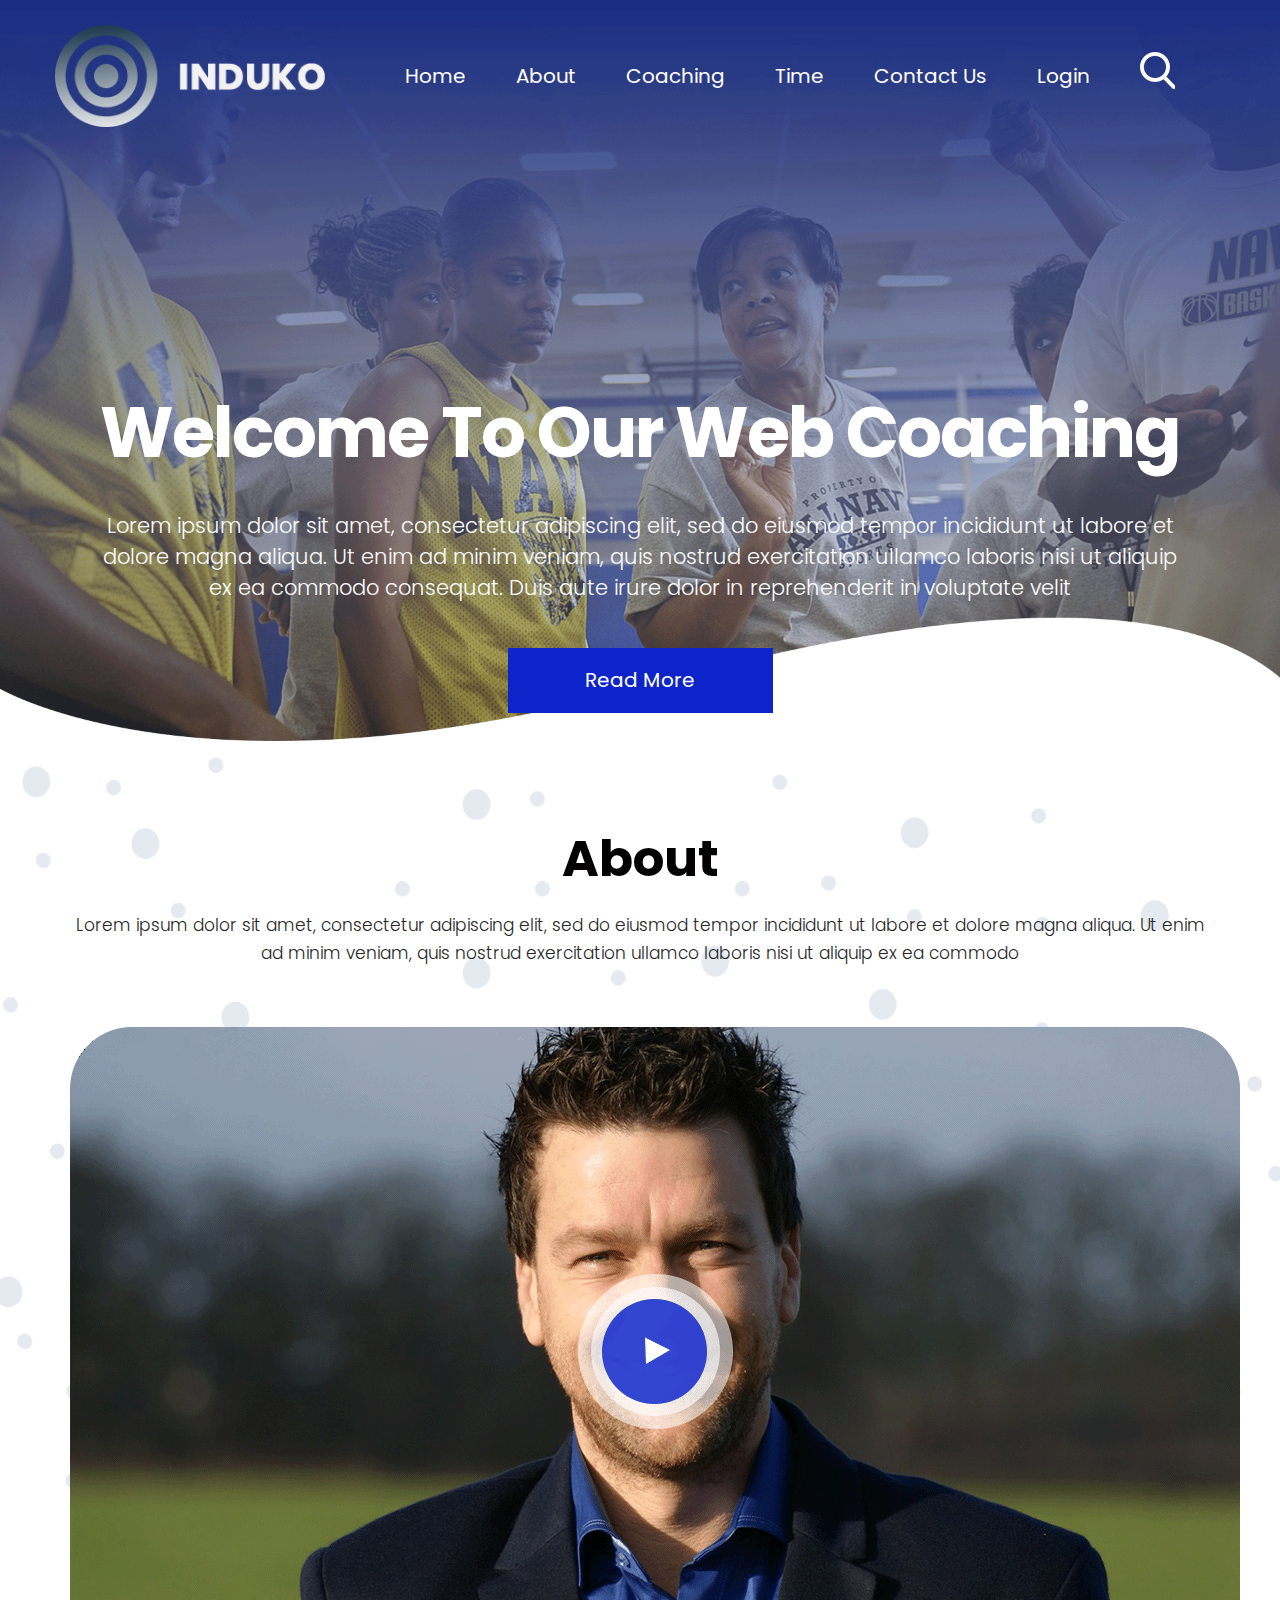
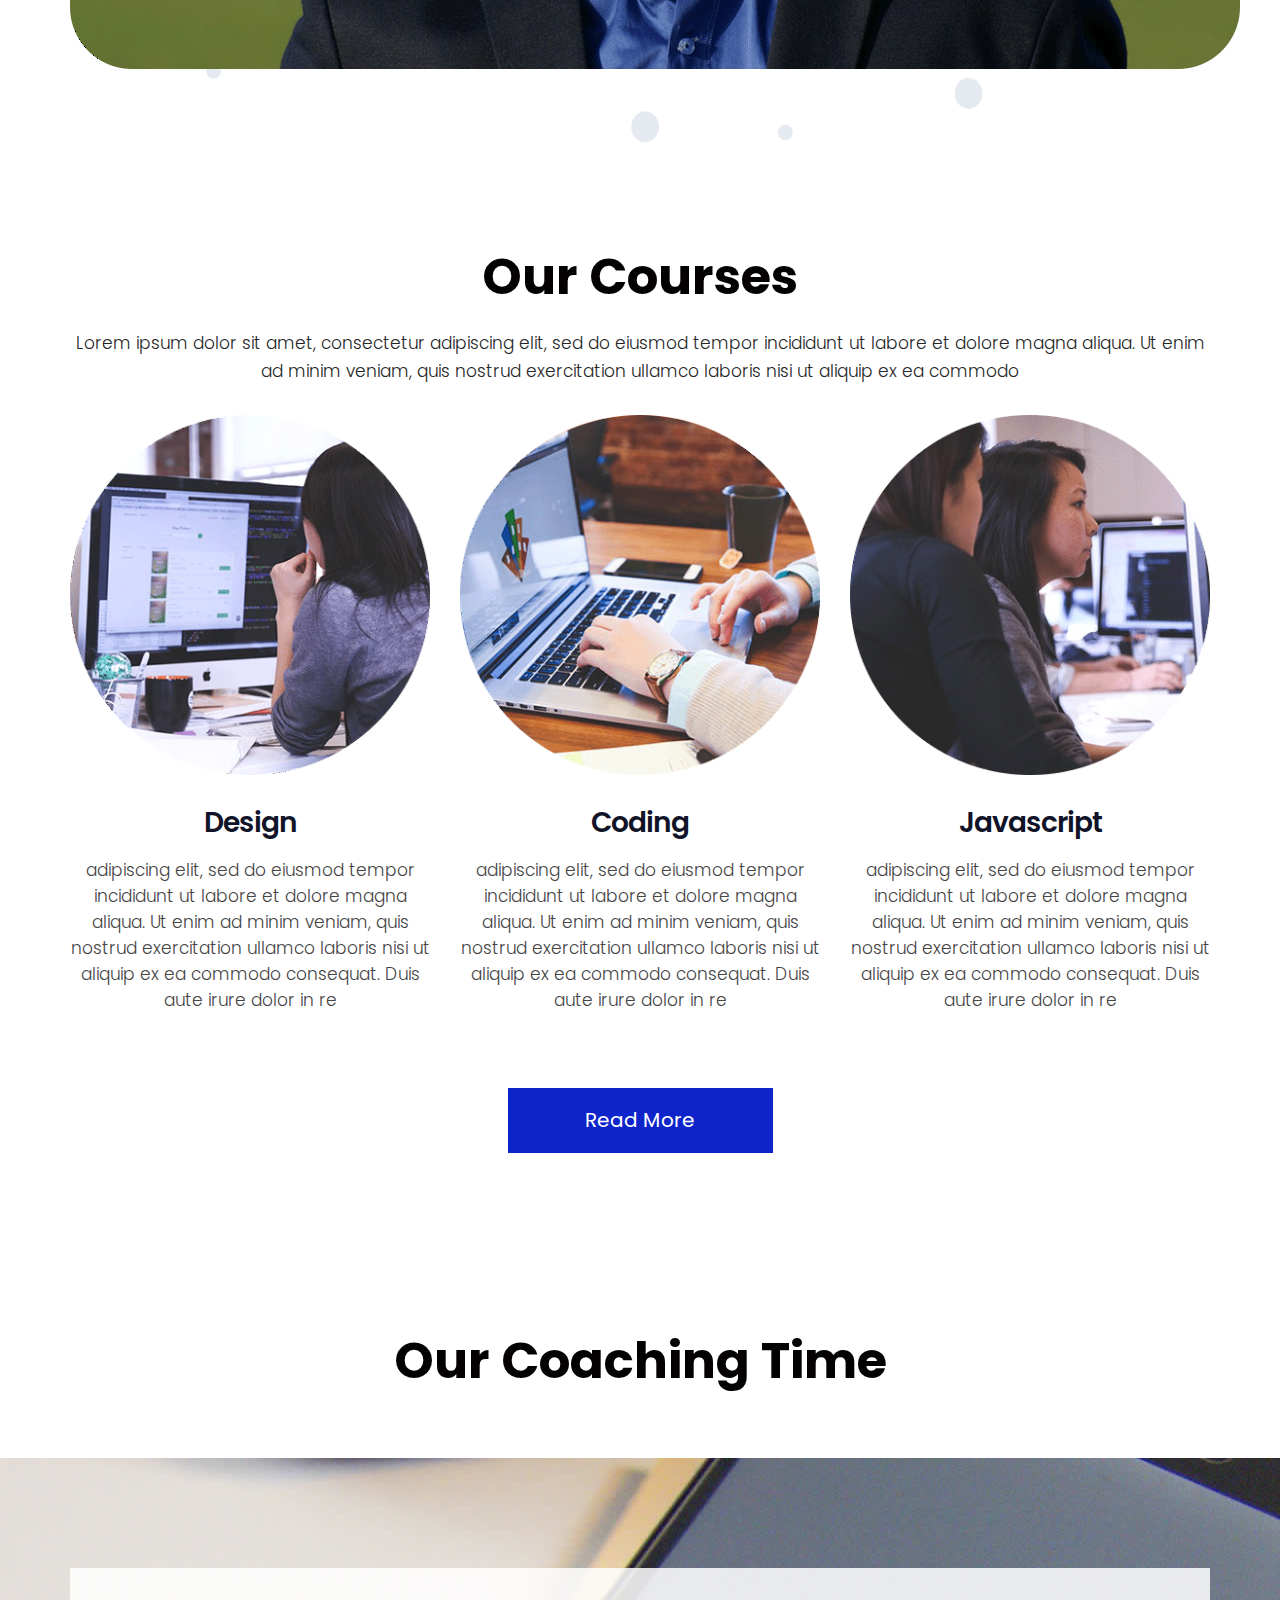
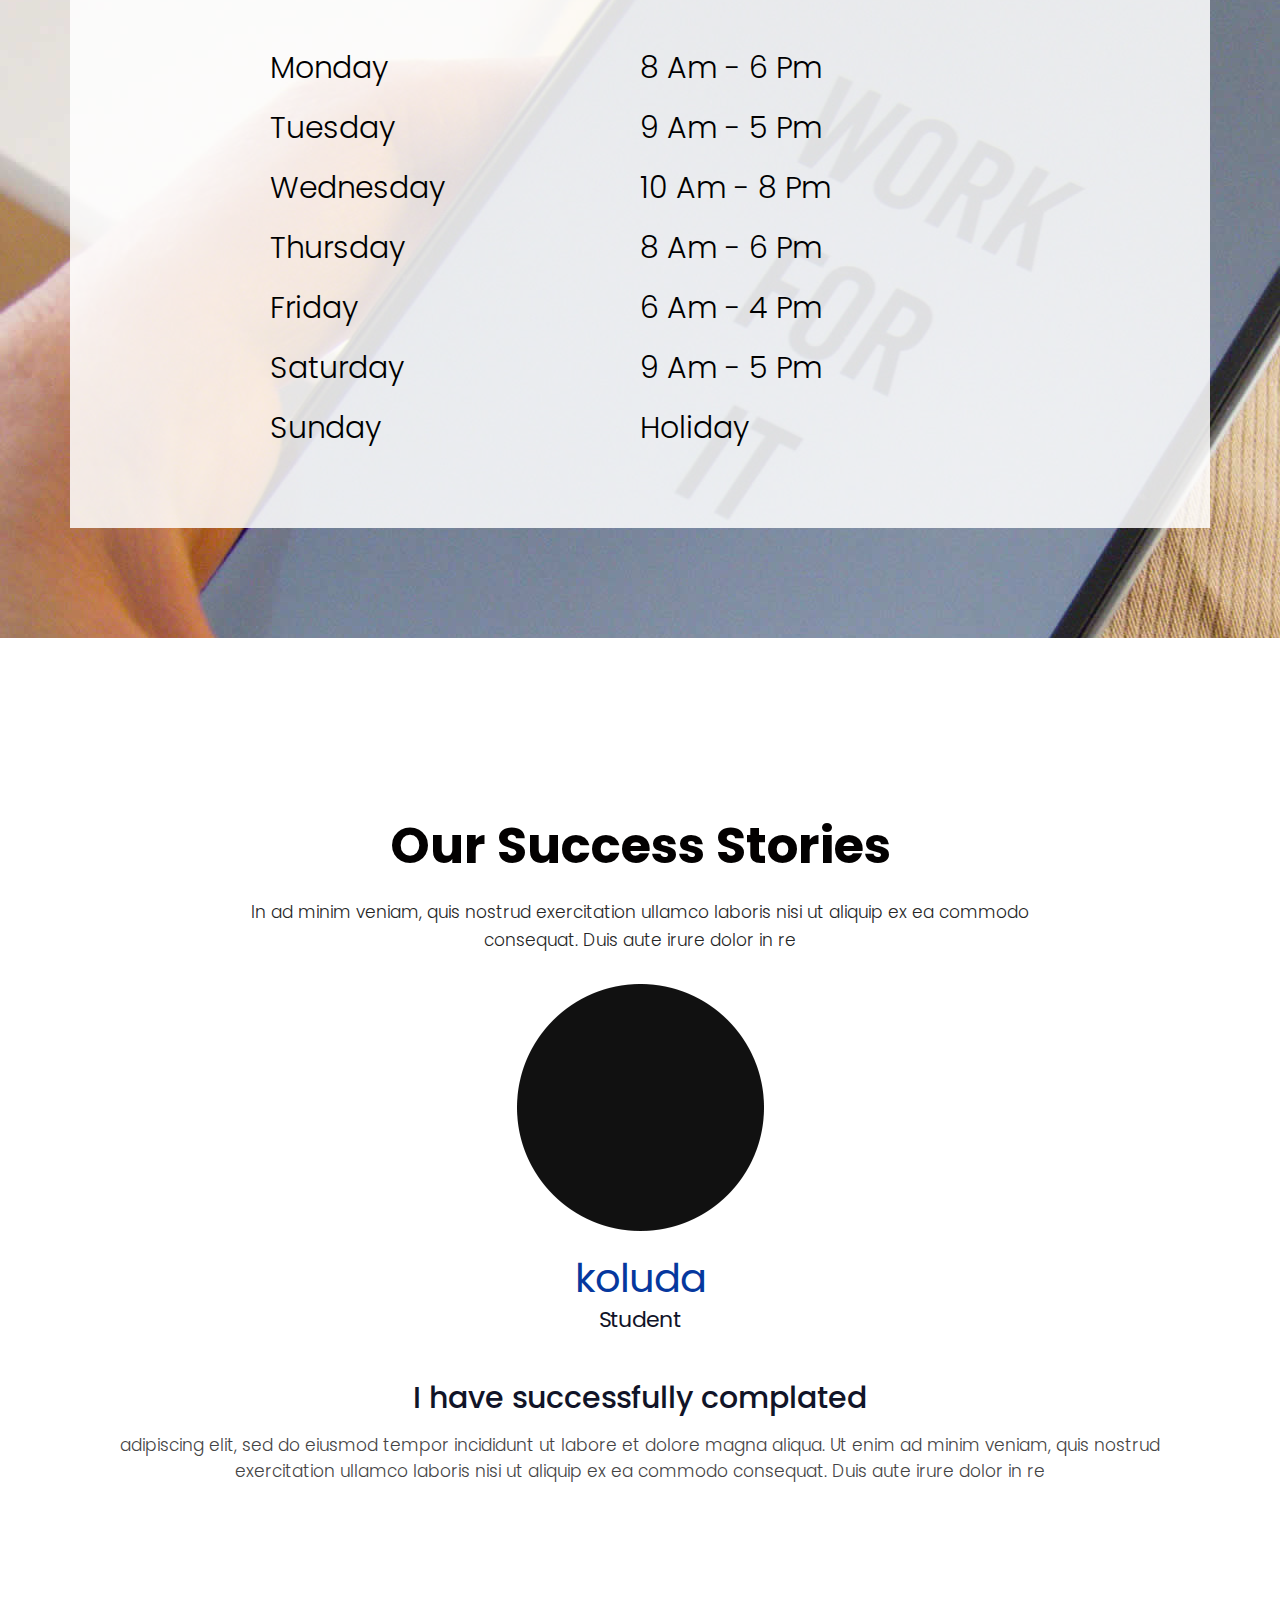
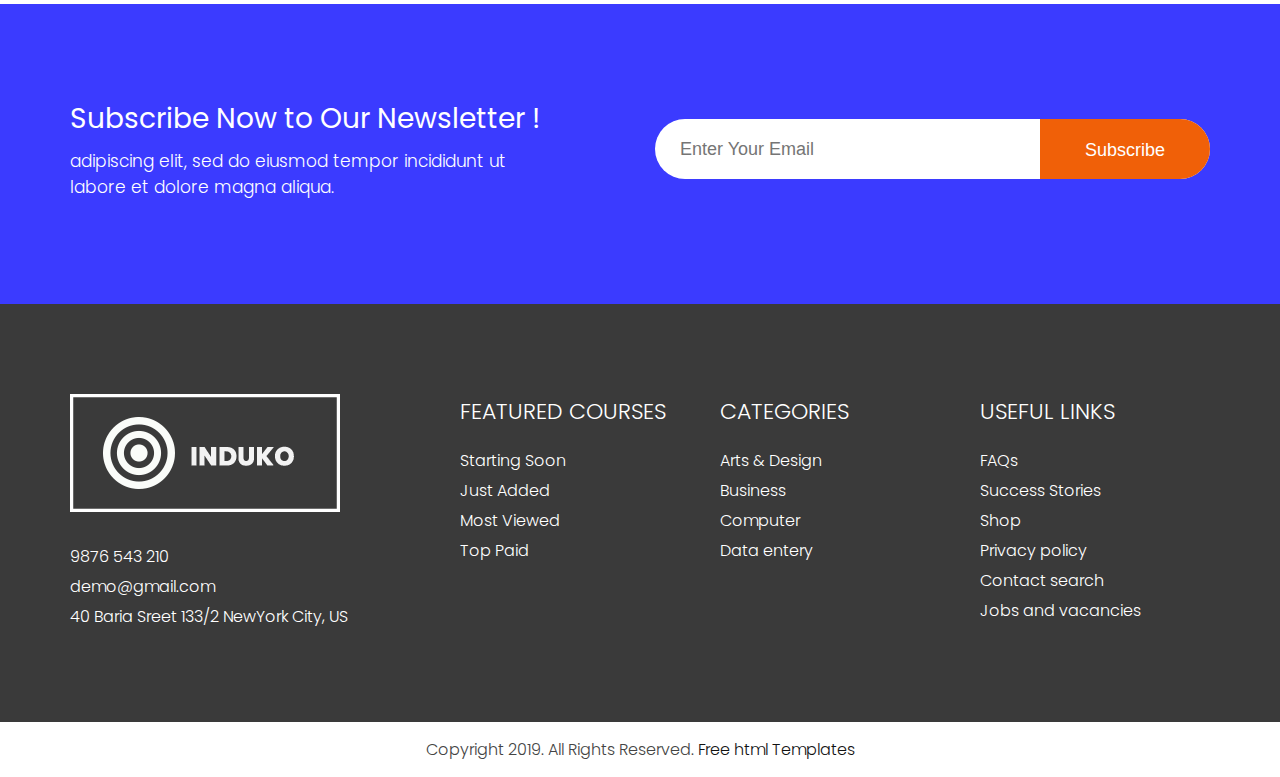
<file: template2/index.html>
<!DOCTYPE html>
<html lang="en">
   <!-- Basic -->
   <meta charset="utf-8">
   <meta http-equiv="X-UA-Compatible" content="IE=edge">
   <!-- Mobile Metas -->
   <meta name="viewport" content="width=device-width, initial-scale=1, shrink-to-fit=no">
   <!-- Site Metas -->
   <title>Induko</title>
   <meta name="keywords" content="">
   <meta name="description" content="">
   <meta name="author" content="">
   <!-- site icon -->
   <link rel="icon" href="images/fevicon.png" type="image/png" />
   <!-- Bootstrap core CSS -->
   <link href="css/bootstrap.css" rel="stylesheet">
   <!-- FontAwesome Icons core CSS -->
   <link href="css/font-awesome.min.css" rel="stylesheet">
   <!-- Custom animate styles for this template -->
   <link href="css/animate.css" rel="stylesheet">
   <!-- Custom styles for this template -->
   <link href="style.css" rel="stylesheet">
   <!-- Responsive styles for this template -->
   <link href="css/responsive.css" rel="stylesheet">
   <!-- Colors for this template -->
   <link href="css/colors.css" rel="stylesheet">
   <!-- light box gallery -->
   <link href="css/ekko-lightbox.css" rel="stylesheet">
   <!--[if lt IE 9]>
   <script src="https://oss.maxcdn.com/libs/html5shiv/3.7.0/html5shiv.js"></script>
   <script src="https://oss.maxcdn.com/libs/respond.js/1.4.2/respond.min.js"></script>
   <![endif]-->
   </head>
   <body id="home_page" class="home_page">
      <!-- header -->
      <header class="header">

        <div class="header_top_section">
           <div class="container">
              <div class="row">
               <div class="col-lg-3">
                  <div class="full">
                     <div class="logo">
                        <a href="index.html"><img src="images/logo.png" alt="#" /></a>
                     </div>
                  </div>
               </div>
               <div class="col-lg-9 site_information">
                  <div class="full">
                     <div class="main_menu">
                        <nav class="navbar navbar-inverse navbar-toggleable-md">
                           <button class="navbar-toggler" type="button" data-toggle="collapse" data-target="#cloapediamenu" aria-controls="cloapediamenu" aria-expanded="false" aria-label="Toggle navigation">
                           <span class="float-left">Menu</span>
                           <span class="float-right"><i class="fa fa-bars"></i> <i class="fa fa-close"></i></span>
                           </button>
                           <div class="collapse navbar-collapse justify-content-md-center" id="cloapediamenu">
                              <ul class="navbar-nav">
                                 <li class="nav-item active">
                                    <a class="nav-link" href="index.html">Home</a>
                                 </li>
                                 <li class="nav-item">
                                    <a class="nav-link color-aqua-hover" href="about.html">About</a>
                                 </li>
                                 <li class="nav-item">
                                    <a class="nav-link color-aqua-hover" href="coaching.html">Coaching</a>
                                 </li>
                                 <li class="nav-item">
                                    <a class="nav-link color-grey-hover" href="time.html">Time</a>
                                 </li>
                                 <li class="nav-item">
                                    <a class="nav-link color-grey-hover" href="contact.html">Contact Us</a>
                                 </li>
                                 <li class="nav-item">
                                    <a class="nav-link color-grey-hover" href="contact.html">Login</a>
                                 </li>
                              </ul>
                              <ul class="navbar-nav">
                                 <li class="nav-item">
                                    <a class="nav-link" href="#"><img src="images/search_icon.png" alt="#" /></a>
                                 </li>
                              </ul>
                           </div>
                        </nav>
                     </div>
                  </div>
               </div>
            </div>
           </div>
        </div>

      </header>
      <!-- end header -->
      
      <!-- section -->
      <section class="main_full banner_section_top">
        <div class="container-fluid">
          <div class="row">
             <div class="full">
                  <div class="slider_banner">
                    <img class="img-responsive" src="images/slider_img.png" alt="#" />
                      <div class="slide_cont">
                        <div class="slider_cont_inner">
                          <h3>Welcome To Our  Web Coaching</h3>
                        <p>Lorem ipsum dolor sit amet, consectetur adipiscing elit, sed do eiusmod tempor incididunt ut labore et dolore magna aliqua. Ut enim ad minim veniam, quis nostrud exercitation ullamco laboris nisi ut aliquip ex ea commodo consequat. Duis aute irure dolor in reprehenderit in voluptate velit</p>
                        <a class="blue_bt" href="#">Read More</a>
                        </div>
                      </div>
                  </div>
                </div>
          </div>
        </div>
      </section>
      <!-- end section -->
    
     <!-- about section -->
      <section class="layout_padding section about_dottat">
         <div class="container">
            <div class="row">
               <div class="col-lg-12 text_align_center">
                  <div class="full heading_s1">
                     <h2>About</h2>
                  </div>
                  <div class="full">
                     <p class="large">Lorem ipsum dolor sit amet, consectetur adipiscing elit, sed do eiusmod tempor incididunt ut labore et dolore magna aliqua. Ut enim ad minim veniam, quis nostrud exercitation ullamco laboris nisi ut aliquip ex ea commodo</p>
                  </div>
               </div>
               <div class="col-md-12">
                  <div class="about_img margin_top_30  text_align_center">
                     <img src="images/ab_img.png" alt="#" />
                  </div>
               </div>
            </div>
         </div>
      </section>
      <!-- end about section -->

      <!-- section -->
      <section class="layout_padding section">
         <div class="container">
            <div class="row">
               <div class="col-lg-12 text_align_center">
                  <div class="full heading_s1">
                     <h2>Our Courses</h2>
                  </div>
                  <div class="full">
                     <p class="large">Lorem ipsum dolor sit amet, consectetur adipiscing elit, sed do eiusmod tempor incididunt ut labore et dolore magna aliqua. Ut enim ad minim veniam, quis nostrud exercitation ullamco laboris nisi ut aliquip ex ea commodo</p>
                  </div>
               </div>
            </div>
            <div class="row">

              <div class="col-md-4 text_align_center">
                 <div class="cours">
                   <img class="img-responsive" src="images/cour1.png" alt="#" />
                 </div>
                 <h3>Design</h3>
                 <p>adipiscing elit, sed do eiusmod tempor incididunt ut labore et dolore magna aliqua. Ut enim ad minim veniam, quis nostrud exercitation ullamco laboris nisi ut aliquip ex ea commodo consequat. Duis aute irure dolor in re</p>
              </div>  

              <div class="col-md-4 text_align_center">
                 <div class="cours">
                   <img class="img-responsive" src="images/cour2.png" alt="#" />
                 </div>
                 <h3>Coding</h3>
                 <p>adipiscing elit, sed do eiusmod tempor incididunt ut labore et dolore magna aliqua. Ut enim ad minim veniam, quis nostrud exercitation ullamco laboris nisi ut aliquip ex ea commodo consequat. Duis aute irure dolor in re</p>
              </div> 

              <div class="col-md-4 text_align_center">
                 <div class="cours">
                   <img class="img-responsive" src="images/cour3.png" alt="#" />
                 </div>
                 <h3>Javascript</h3>
                 <p>adipiscing elit, sed do eiusmod tempor incididunt ut labore et dolore magna aliqua. Ut enim ad minim veniam, quis nostrud exercitation ullamco laboris nisi ut aliquip ex ea commodo consequat. Duis aute irure dolor in re</p>
              </div> 

            </div>
            <div class="row">
               <div class="col-md-12">
                  <div class="full center">
                      <a class="blue_bt" href="#">Read More</a>
                  </div>
               </div>
            </div>
         </div>
      </section>
      <!-- end section -->

      <!-- section -->
      <section class="layout_padding section">
         <div class="container-fluid">
            <div class="row">
               <div class="col-lg-12 text_align_center">
                  <div class="full heading_s1">
                     <h2>Our Coaching Time</h2>
                  </div>
               </div>
            </div>
            <div class="row">
              <div class="col-md-12 cours_timging_bg">
                 <div class="container">
                    <div class="time_table">
                          <ul><li>Monday</li><li>8 Am - 6 Pm</li></ul>
                          <ul><li>Tuesday</li><li>9 Am - 5 Pm</li></ul>
                          <ul><li>Wednesday</li><li>10 Am - 8 Pm</li></ul>
                          <ul><li>Thursday</li><li>8  Am - 6 Pm</li></ul>
                          <ul><li>Friday</li><li>6 Am - 4 Pm</li></ul>
                          <ul><li>Saturday</li><li>9 Am - 5 Pm</li></ul>
                          <ul><li>Sunday</li><li>Holiday</li></ul>
                       </div>
                 </div>        
              </div> 
            </div>
         </div>
      </section>
      <!-- end section -->

      <!-- section -->
      <section class="layout_padding section">
         <div class="container-fluid">
            <div class="row">
               <div class="col-lg-12 text_align_center">
                  <div class="full heading_s1">
                     <h2>Our Success Stories</h2>
                  </div>
                  <div class="full">
                     <p class="large">In ad minim veniam, quis nostrud exercitation ullamco laboris nisi ut aliquip ex ea commodo<br>consequat. Duis aute irure dolor in re</p>
                  </div>
               </div>
               <div class="col-md-12 testimonial">
                  <div class="full text_align_center">
                     <img src="images/testimon.png" alt="#" />
                     <h3><span class="theme_color_text">koluda</span><br><small>Student</small></h3>
                  </div>
                  <div class="full margin_top_30 text_align_center">
                    <h4>I have successfully complated</h4>
                    <p>adipiscing elit, sed do eiusmod tempor incididunt ut labore et dolore magna aliqua. Ut enim ad minim veniam, quis nostrud<br>exercitation ullamco laboris nisi ut aliquip ex ea commodo consequat. Duis aute irure dolor in re</p>
                  </div>
               </div>
            </div>
        </div>
      </section>
      <!-- end section -->

    
      <!-- section -->
      <section class="section blue_pattern_bg" style="background-color: #3b3bff;">
         <div class="container">
            <div class="row">
               <div class="col-md-6">
                  <div class="full">
                     <h4>Subscribe Now to Our Newsletter !</h4>
                     <p>adipiscing elit, sed do eiusmod tempor incididunt ut<br>labore et dolore magna aliqua.</p>
                  </div>
               </div>
               <div class="col-md-6">
                 <div class="form_subribe">
                    <form>
                       <input type="email" name="email" placeholder="Enter Your Email" />
                       <button>Subscribe</button>
                    </form>
                 </div>
               </div>
            </div>
         </div>
      </section>
      <!-- end section -->
     
      <!-- footer -->
      <footer class="footer layout_padding">
         <div class="container">
            <div class="row">

               <div class="col-md-4 col-sm-12">
                  <a href="index.html"><img class="img-responsive" src="images/logo_footer.png" alt="#" /></a>
                  <div class="footer_link_heading">
                     <div class="footer_menu margin_top_30">
                     <ul>
                        <li><a href="tel:9876543210">9876 543 210</a></li>
                        <li><a href="#">demo@gmail.com</a></li>
                        <li><a href="#">40 Baria Sreet 133/2 NewYork City, US</a></li>
                     </ul>
                  </div>
                  </div>
               </div>
               
               <div class="col-md-8">
                 <div class="row">
                    <div class="col-md-4 col-sm-12">
                  <div class="footer_link_heading">
                     <h3>FEATURED COURSES</h3>
                  </div>
                  <div class="footer_menu">
                     <ul>
                        <li><a href="#">Starting Soon</a></li>
                        <li><a href="#">Just Added</a></li>
                        <li><a href="#">Most Viewed</a></li>
                        <li><a href="#">Top Paid</a></li>
                     </ul>
                  </div>
               </div>

               <div class="col-md-4 col-sm-12">
                  <div class="footer_link_heading">
                     <h3>CATEGORIES</h3>
                  </div>
                  <div class="footer_menu">
                    <ul>
                       <li><a href="#">Arts & Design</a></li>
                       <li><a href="#">Business</a></li>
                       <li><a href="#">Computer</a></li>
                       <li><a href="#">Data entery</a></li>
                    </ul>
                  </div>
               </div>
               
               <div class="col-md-4 col-sm-12">
                  <div class="footer_link_heading">
                     <h3>USEFUL LINKS</h3>
                  </div>
                  <div class="footer_menu">
                    <ul>
                       <li><a href="#">FAQs</a></li>
                       <li><a href="#">Success Stories</a></li>
                       <li><a href="#">Shop</a></li>
                       <li><a href="#">Privacy policy</a></li>
                       <li><a href="#">Contact search</a></li>
                       <li><a href="#">Jobs and vacancies</a></li>
                    </ul>
                  </div>
               </div>
                 </div>
               </div>
               
            </div>
         </div>
      </footer>
      <div class="cpy">
        <div class="container">
           <div class="row">
             <div class="col-md-12">
               <p>Copyright 2019. All Rights Reserved.<a href="https://html.design/"> Free html Templates</a></p>
             </div>
           </div>
        </div>
      </div>
      <!-- end footer -->
      <!-- Core JavaScript
         ================================================== -->
      <script src="js/jquery.min.js"></script>
      <script src="js/tether.min.js"></script>
      <script src="js/bootstrap.min.js"></script>
      <script src="js/parallax.js"></script>
      <script src="js/animate.js"></script>
      <script src="js/ekko-lightbox.js"></script>
      <script src="js/custom.js"></script>
   </body>
</html>
</file>
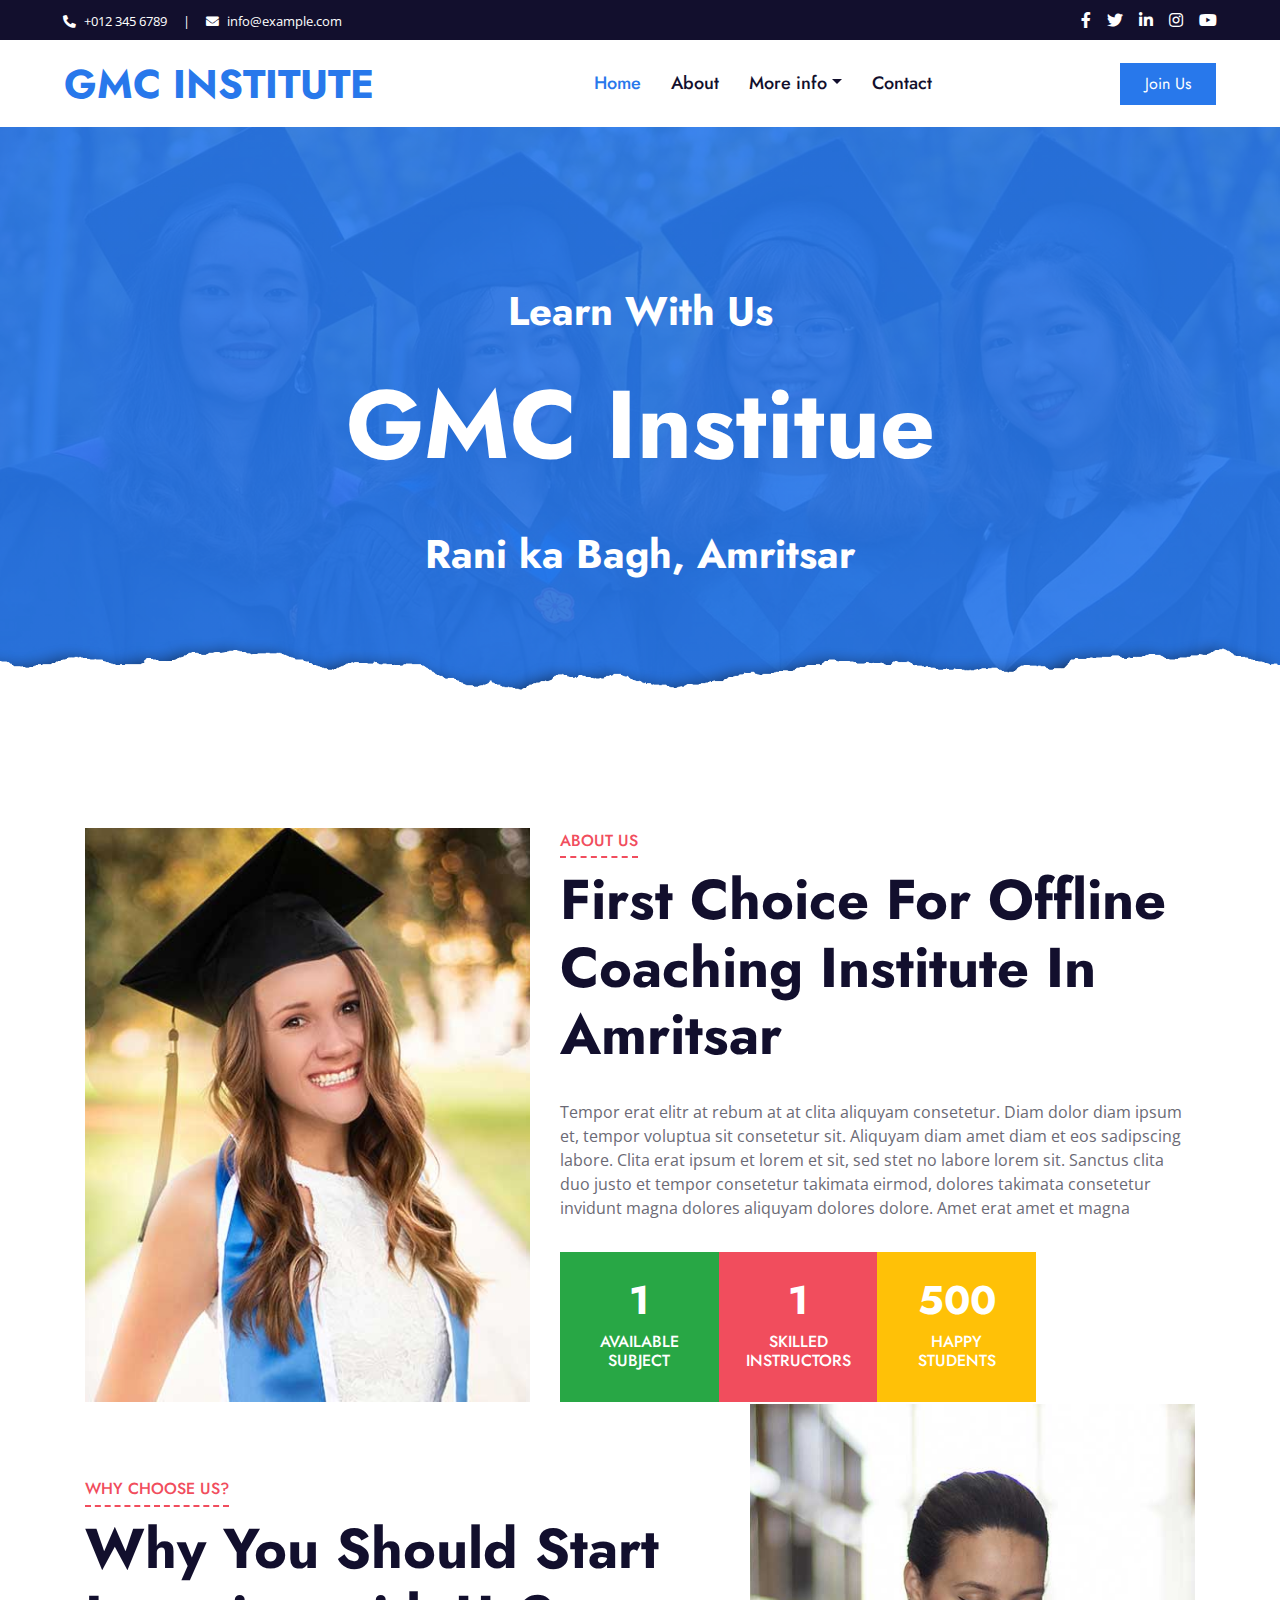
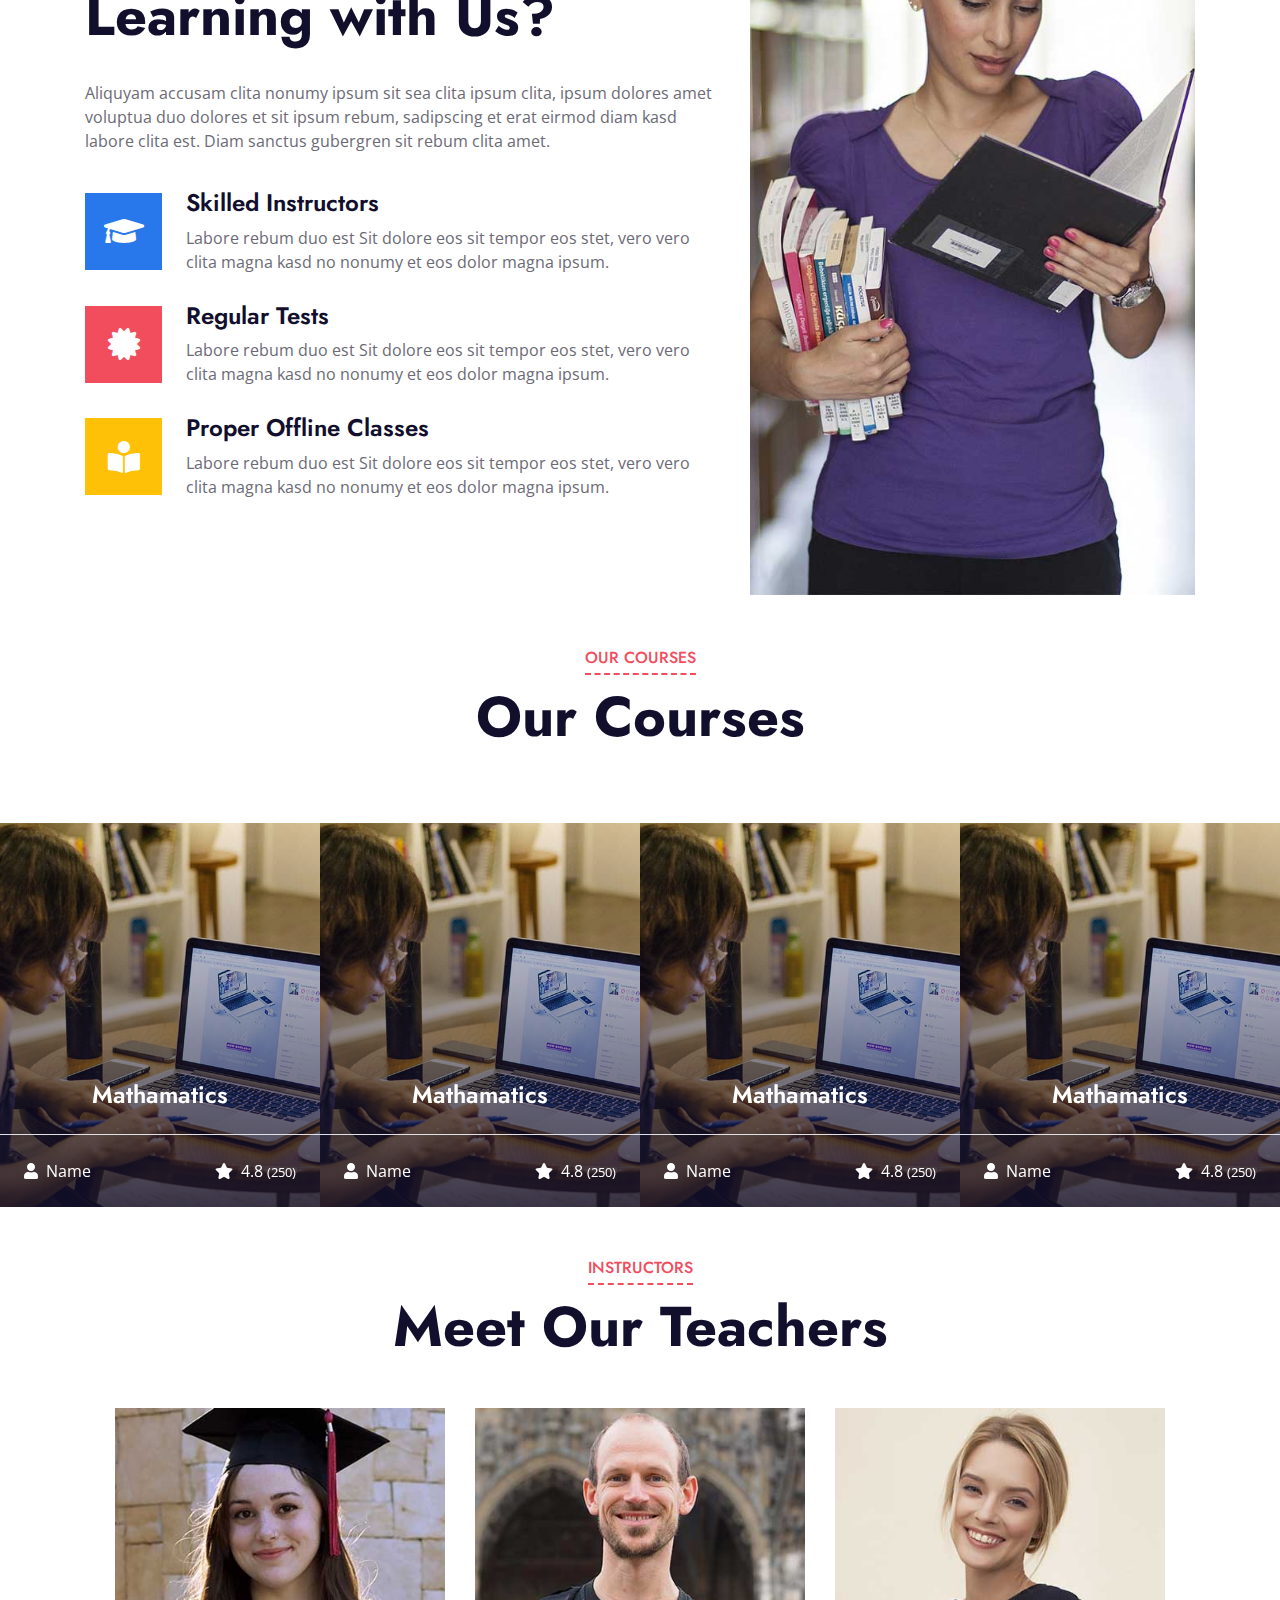
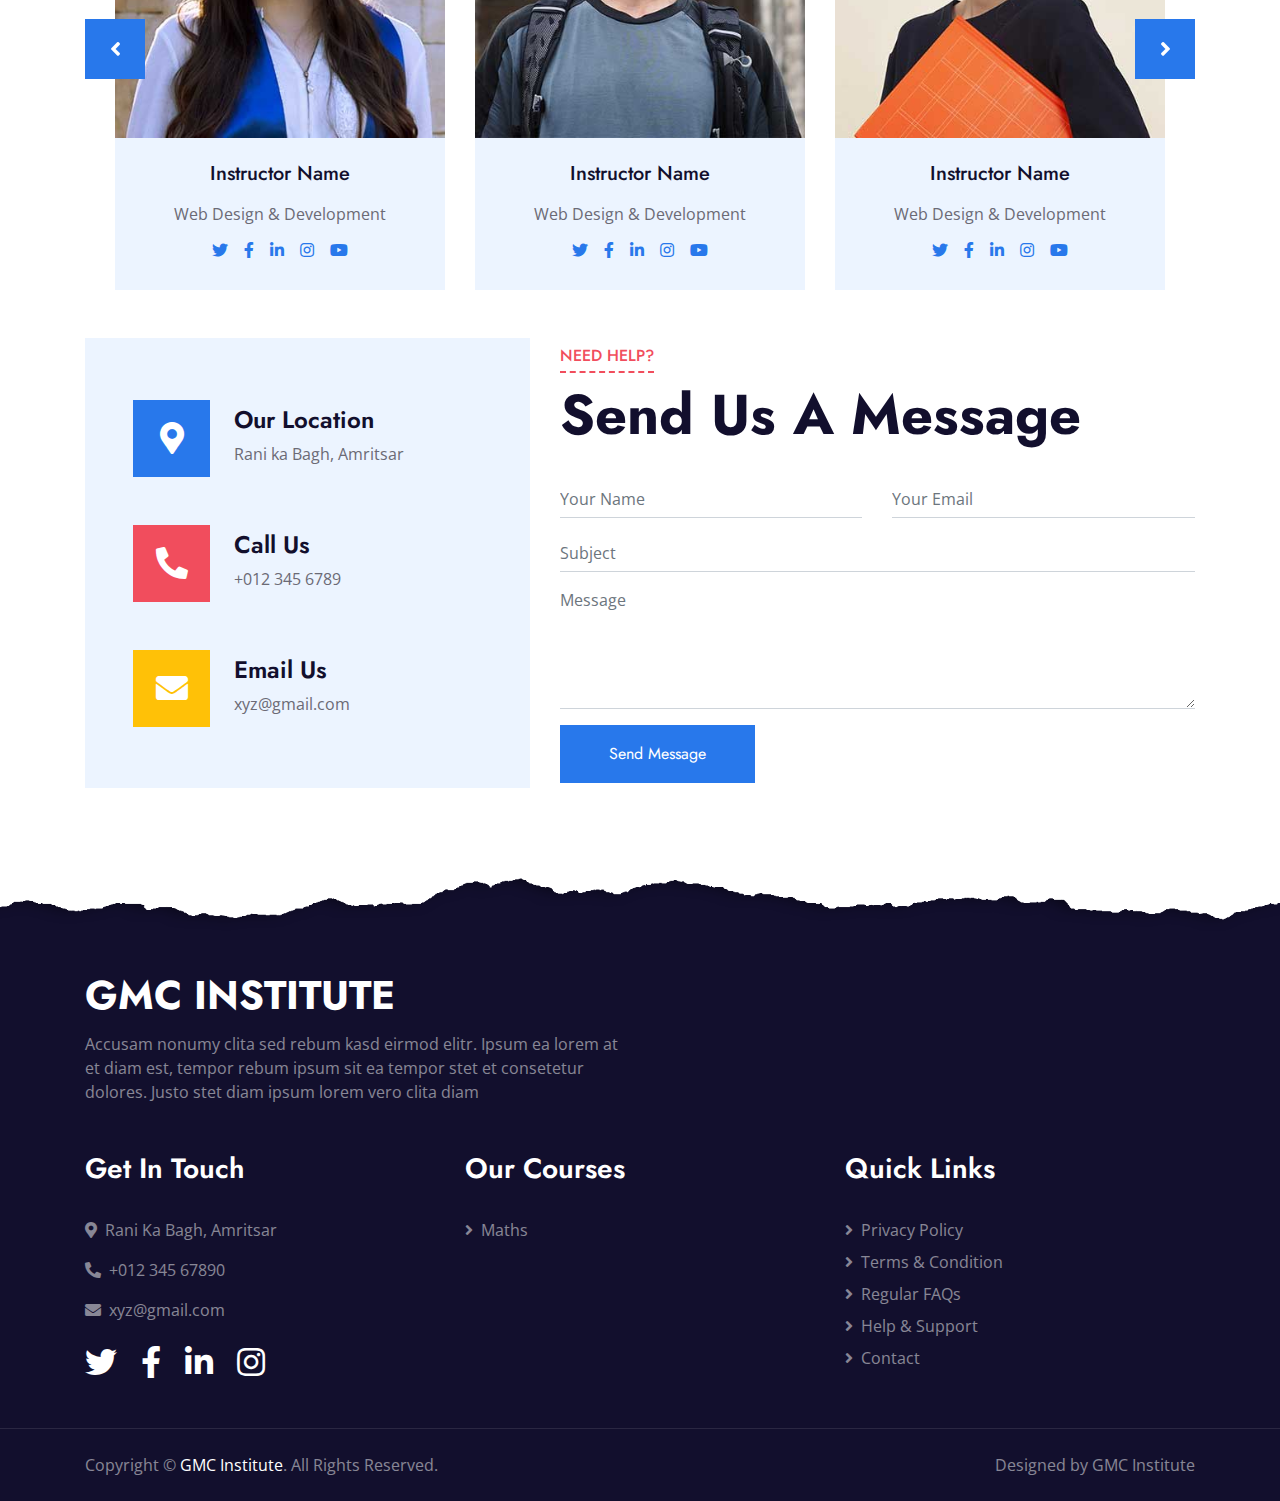
<file: template3/index.html>
<!DOCTYPE html>
<html lang="en">

<head>
    <meta charset="utf-8">
    <title>GMC Institute</title>
    <meta content="width=device-width, initial-scale=1.0" name="viewport">
    <meta content="Free HTML Templates" name="keywords">
    <meta content="Free HTML Templates" name="description">

    <!-- Favicon -->
    <link href="img/favicon.ico" rel="icon">

    <!-- Google Web Fonts -->
    <link rel="preconnect" href="https://fonts.gstatic.com">
    <link href="https://fonts.googleapis.com/css2?family=Jost:wght@500;600;700&family=Open+Sans:wght@400;600&display=swap" rel="stylesheet"> 

    <!-- Font Awesome -->
    <link href="https://cdnjs.cloudflare.com/ajax/libs/font-awesome/5.10.0/css/all.min.css" rel="stylesheet">

    <!-- Libraries Stylesheet -->
    <link href="lib/owlcarousel/assets/owl.carousel.min.css" rel="stylesheet">

    <!-- Customized Bootstrap Stylesheet -->
    <link href="css/style.css" rel="stylesheet">
</head>

<body>
    <!-- Topbar Start -->
    <div class="container-fluid bg-dark">
        <div class="row py-2 px-lg-5">
            <div class="col-lg-6 text-center text-lg-left mb-2 mb-lg-0">
                <div class="d-inline-flex align-items-center text-white">
                    <small><i class="fa fa-phone-alt mr-2"></i>+012 345 6789</small>
                    <small class="px-3">|</small>
                    <small><i class="fa fa-envelope mr-2"></i>info@example.com</small>
                </div>
            </div>
            <div class="col-lg-6 text-center text-lg-right">
                <div class="d-inline-flex align-items-center">
                    <a class="text-white px-2" href="">
                        <i class="fab fa-facebook-f"></i>
                    </a>
                    <a class="text-white px-2" href="">
                        <i class="fab fa-twitter"></i>
                    </a>
                    <a class="text-white px-2" href="">
                        <i class="fab fa-linkedin-in"></i>
                    </a>
                    <a class="text-white px-2" href="">
                        <i class="fab fa-instagram"></i>
                    </a>
                    <a class="text-white pl-2" href="">
                        <i class="fab fa-youtube"></i>
                    </a>
                </div>
            </div>
        </div>
    </div>
    <!-- Topbar End -->


    <!-- Navbar Start -->
    <div class="container-fluid p-0">
        <nav class="navbar navbar-expand-lg bg-white navbar-light py-3 py-lg-0 px-lg-5">
            <a href="index.html" class="navbar-brand ml-lg-3">
                <h1 class="m-0 text-uppercase text-primary"><!-- <i class="fa fa-book-reader mr-3"></i> -->GMC Institute</h1>
            </a>
            <button type="button" class="navbar-toggler" data-toggle="collapse" data-target="#navbarCollapse">
                <span class="navbar-toggler-icon"></span>
            </button>
            <div class="collapse navbar-collapse justify-content-between px-lg-3" id="navbarCollapse">
                <div class="navbar-nav mx-auto py-0">
                    <a href="#" class="nav-item nav-link active">Home</a>
                    <a href="#about" class="nav-item nav-link">About</a>
                    <div class="nav-item dropdown">
                        <a href="#" class="nav-link dropdown-toggle" data-toggle="dropdown">More info</a>
                        <div class="dropdown-menu m-0">
                            <a href="#" class="dropdown-item">Course Detail</a>
                            <a href="#" class="dropdown-item">Our Features</a>
                            <a href="#" class="dropdown-item">Instructors</a>
                            <!-- <a href="testimonial.html" class="dropdown-item">Testimonial</a> -->
                        </div>
                    </div>
                    <a href="#" class="nav-item nav-link">Contact</a>
                </div>
                <a href="" class="btn btn-primary py-2 px-4 d-none d-lg-block">Join Us</a>
            </div>
        </nav>
    </div>
    <!-- Navbar End -->


    <!-- Header Start -->
    <div class="jumbotron jumbotron-fluid position-relative overlay-bottom" style="margin-bottom: 90px;">
        <div class="container text-center my-5 py-5">
            <h1 class="text-white mt-4 mb-4">Learn With Us</h1>
            <h1 class="text-white display-1 mb-5">GMC Institue</h1>
            <h1 class="text-white mt-4 mb-4">Rani ka Bagh, Amritsar</h1>
            <!-- <div class="mx-auto mb-5" style="width: 100%; max-width: 600px;">
                <div class="input-group">
                    <div class="input-group-prepend">
                        <button class="btn btn-outline-light bg-white text-body px-4 dropdown-toggle" type="button" data-toggle="dropdown"
                            aria-haspopup="true" aria-expanded="false">Courses</button>
                        <div class="dropdown-menu">
                            <a class="dropdown-item" href="#">Courses 1</a>
                            <a class="dropdown-item" href="#">Courses 2</a>
                            <a class="dropdown-item" href="#">Courses 3</a>
                        </div>
                    </div>
                    <input type="text" class="form-control border-light" style="padding: 30px 25px;" placeholder="Keyword">
                    <div class="input-group-append">
                        <button class="btn btn-secondary px-4 px-lg-5">Search</button>
                    </div>
                </div>
            </div> -->
        </div>
    </div>
    <!-- Header End -->


    <!-- About Start -->
    <section id="about">
    <div class="container-fluid py-5">
        <div class="container py-5">
            <div class="row">
                <div class="col-lg-5 mb-5 mb-lg-0" style="min-height: 500px;">
                    <div class="position-relative h-100">
                        <img class="position-absolute w-100 h-100" src="img/about.jpg" style="object-fit: cover;">
                    </div>
                </div>
                <div class="col-lg-7">
                    <div class="section-title position-relative mb-4">
                        <h6 class="d-inline-block position-relative text-secondary text-uppercase pb-2">About Us</h6>
                        <h1 class="display-4">First Choice For Offline Coaching Institute In Amritsar</h1>
                    </div>
                    <p>Tempor erat elitr at rebum at at clita aliquyam consetetur. Diam dolor diam ipsum et, tempor voluptua sit consetetur sit. Aliquyam diam amet diam et eos sadipscing labore. Clita erat ipsum et lorem et sit, sed stet no labore lorem sit. Sanctus clita duo justo et tempor consetetur takimata eirmod, dolores takimata consetetur invidunt magna dolores aliquyam dolores dolore. Amet erat amet et magna</p>
                    <div class="row pt-3 mx-0">
                        <div class="col-3 px-0">
                            <div class="bg-success text-center p-4">
                                <h1 class="text-white" data-toggle="counter-up">1</h1>
                                <h6 class="text-uppercase text-white">Available<span class="d-block">Subject</span></h6>
                            </div>
                        </div>
                        <!-- <div class="col-3 px-0">
                            <div class="bg-primary text-center p-4">
                                <h1 class="text-white" data-toggle="counter-up">1234</h1>
                                <h6 class="text-uppercase text-white">Online<span class="d-block">Courses</span></h6>
                            </div>
                        </div> -->
                        <div class="col-3 px-0">
                            <div class="bg-secondary text-center p-4">
                                <h1 class="text-white" data-toggle="counter-up">1</h1>
                                <h6 class="text-uppercase text-white">Skilled<span class="d-block">Instructors</span></h6>
                            </div>
                        </div>
                        <div class="col-3 px-0">
                            <div class="bg-warning text-center p-4">
                                <h1 class="text-white" data-toggle="counter-up">500</h1>
                                <h6 class="text-uppercase text-white">Happy<span class="d-block">Students</span></h6>
                            </div>
                        </div>
                    </div>
                </div>
            </div>
        </div>
    </div>
</section>
    <!-- About End -->


    <!-- Feature Start -->
    <div class="container-fluid bg-image" style="margin: 2px 0;">
        <div class="container">
            <div class="row">
                <div class="col-lg-7 my-5 pt-5 pb-lg-5">
                    <div class="section-title position-relative mb-4">
                        <h6 class="d-inline-block position-relative text-secondary text-uppercase pb-2">Why Choose Us?</h6>
                        <h1 class="display-4">Why You Should Start Learning with Us?</h1>
                    </div>
                    <p class="mb-4 pb-2">Aliquyam accusam clita nonumy ipsum sit sea clita ipsum clita, ipsum dolores amet voluptua duo dolores et sit ipsum rebum, sadipscing et erat eirmod diam kasd labore clita est. Diam sanctus gubergren sit rebum clita amet.</p>
                    <div class="d-flex mb-3">
                        <div class="btn-icon bg-primary mr-4">
                            <i class="fa fa-2x fa-graduation-cap text-white"></i>
                        </div>
                        <div class="mt-n1">
                            <h4>Skilled Instructors</h4>
                            <p>Labore rebum duo est Sit dolore eos sit tempor eos stet, vero vero clita magna kasd no nonumy et eos dolor magna ipsum.</p>
                        </div>
                    </div>
                    <div class="d-flex mb-3">
                        <div class="btn-icon bg-secondary mr-4">
                            <i class="fa fa-2x fa-certificate text-white"></i>
                        </div>
                        <div class="mt-n1">
                            <h4>Regular Tests</h4>
                            <p>Labore rebum duo est Sit dolore eos sit tempor eos stet, vero vero clita magna kasd no nonumy et eos dolor magna ipsum.</p>
                        </div>
                    </div>
                    <div class="d-flex">
                        <div class="btn-icon bg-warning mr-4">
                            <i class="fa fa-2x fa-book-reader text-white"></i>
                        </div>
                        <div class="mt-n1">
                            <h4>Proper Offline Classes</h4>
                            <p class="m-0">Labore rebum duo est Sit dolore eos sit tempor eos stet, vero vero clita magna kasd no nonumy et eos dolor magna ipsum.</p>
                        </div>
                    </div>
                </div>
                <div class="col-lg-5" style="min-height: 500px;">
                    <div class="position-relative h-100">
                        <img class="position-absolute w-100 h-100" src="img/feature.jpg" style="object-fit: cover;">
                    </div>
                </div>
            </div>
        </div>
    </div>
    <!-- Feature Start -->


    <!-- Courses Start -->
    <div class="container-fluid px-0 py-5">
        <div class="row mx-0 justify-content-center pt-5">
            <div class="col-lg-6">
                <div class="section-title text-center position-relative mb-4">
                    <h6 class="d-inline-block position-relative text-secondary text-uppercase pb-2">Our Courses</h6>
                    <h1 class="display-4"> Our Courses</h1>
                </div>
            </div>
        </div>
        <div class="owl-carousel courses-carousel">
            <div class="courses-item position-relative">
                <img class="img-fluid" src="img/courses-1.jpg" alt="">
                <div class="courses-text">
                    <h4 class="text-center text-white px-3">Mathamatics</h4>
                    <div class="border-top w-100 mt-3">
                        <div class="d-flex justify-content-between p-4">
                            <span class="text-white"><i class="fa fa-user mr-2"></i>Name</span>
                            <span class="text-white"><i class="fa fa-star mr-2"></i>4.8 <small>(250)</small></span>
                        </div>
                    </div>
                    <div class="w-100 bg-white text-center p-4" >
                        <a class="btn btn-primary" href="detail.html">Course Detail</a>
                    </div>
                </div>
            </div>
            <!-- <div class="courses-item position-relative">
                <img class="img-fluid" src="img/courses-2.jpg" alt="">
                <div class="courses-text">
                    <h4 class="text-center text-white px-3">Physics</h4>
                    <div class="border-top w-100 mt-3">
                        <div class="d-flex justify-content-between p-4">
                            <span class="text-white"><i class="fa fa-user mr-2"></i>Name</span>
                            <span class="text-white"><i class="fa fa-star mr-2"></i>4.5 <small>(250)</small></span>
                        </div>
                    </div>
                    <div class="w-100 bg-white text-center p-4" >
                        <a class="btn btn-primary" href="detail.html">Course Detail</a>
                    </div>
                </div>
            </div>
            <div class="courses-item position-relative">
                <img class="img-fluid" src="img/courses-3.jpg" alt="">
                <div class="courses-text">
                    <h4 class="text-center text-white px-3">Business Studies</h4>
                    <div class="border-top w-100 mt-3">
                        <div class="d-flex justify-content-between p-4">
                            <span class="text-white"><i class="fa fa-user mr-2"></i>Jhon Doe</span>
                            <span class="text-white"><i class="fa fa-star mr-2"></i>4.5 <small>(250)</small></span>
                        </div>
                    </div>
                    <div class="w-100 bg-white text-center p-4" >
                        <a class="btn btn-primary" href="detail.html">Course Detail</a>
                    </div>
                </div>
            </div>
            <div class="courses-item position-relative">
                <img class="img-fluid" src="img/courses-4.jpg" alt="">
                <div class="courses-text">
                    <h4 class="text-center text-white px-3">Chemistry</h4>
                    <div class="border-top w-100 mt-3">
                        <div class="d-flex justify-content-between p-4">
                            <span class="text-white"><i class="fa fa-user mr-2"></i>Name</span>
                            <span class="text-white"><i class="fa fa-star mr-2"></i>4.5 <small>(250)</small></span>
                        </div>
                    </div>
                    <div class="w-100 bg-white text-center p-4" >
                        <a class="btn btn-primary" href="detail.html">Accounts</a>
                    </div>
                </div>
            </div>
            <div class="courses-item position-relative">
                <img class="img-fluid" src="img/courses-5.jpg" alt="">
                <div class="courses-text">
                    <h4 class="text-center text-white px-3">Economics</h4>
                    <div class="border-top w-100 mt-3">
                        <div class="d-flex justify-content-between p-4">
                            <span class="text-white"><i class="fa fa-user mr-2"></i>Name</span>
                            <span class="text-white"><i class="fa fa-star mr-2"></i>4.5 <small>(250)</small></span>
                        </div>
                    </div>
                    <div class="w-100 bg-white text-center p-4" >
                        <a class="btn btn-primary" href="detail.html">Course Detail</a>
                    </div>
                </div>
            </div>
            <div class="courses-item position-relative">
                <img class="img-fluid" src="img/courses-6.jpg" alt="">
                <div class="courses-text">
                    <h4 class="text-center text-white px-3">English</h4>
                    <div class="border-top w-100 mt-3">
                        <div class="d-flex justify-content-between p-4">
                            <span class="text-white"><i class="fa fa-user mr-2"></i>Name</span>
                            <span class="text-white"><i class="fa fa-star mr-2"></i>4.5 <small>(250)</small></span>
                        </div>
                    </div>
                    <div class="w-100 bg-white text-center p-4" >
                        <a class="btn btn-primary" href="detail.html">Course Detail</a>
                    </div>
                </div>
            </div> -->
        </div>
        <!-- <div class="row justify-content-center bg-image mx-0 mb-5">
            <div class="col-lg-6 py-5">
                <div class="bg-white p-5 my-5">
                    <h1 class="text-center mb-4">30% Off For New Students</h1>
                    <form>
                        <div class="form-row">
                            <div class="col-sm-6">
                                <div class="form-group">
                                    <input type="text" class="form-control bg-light border-0" placeholder="Your Name" style="padding: 30px 20px;">
                                </div>
                            </div>
                            <div class="col-sm-6">
                                <div class="form-group">
                                    <input type="email" class="form-control bg-light border-0" placeholder="Your Email" style="padding: 30px 20px;">
                                </div>
                            </div>
                        </div>
                        <div class="form-row">
                            <div class="col-sm-6">
                                <div class="form-group">
                                    <select class="custom-select bg-light border-0 px-3" style="height: 60px;">
                                        <option selected>Select A courses</option>
                                        <option value="1">courses 1</option>
                                        <option value="2">courses 1</option>
                                        <option value="3">courses 1</option>
                                    </select>
                                </div>
                            </div>
                            <div class="col-sm-6">
                                <button class="btn btn-primary btn-block" type="submit" style="height: 60px;">Sign Up Now</button>
                            </div>
                        </div>
                    </form>
                </div>
            </div>
        </div>
    </div> -->
    <!-- Courses End -->


    <!-- Team Start -->
    <div class="container-fluid py-5">
        <div class="container py-5">
            <div class="section-title text-center position-relative mb-5">
                <h6 class="d-inline-block position-relative text-secondary text-uppercase pb-2">Instructors</h6>
                <h1 class="display-4">Meet Our Teachers</h1>
            </div>
            <div class="owl-carousel team-carousel position-relative" style="padding: 0 30px;">
                <div class="team-item">
                    <img class="img-fluid w-100" src="img/team-1.jpg" alt="">
                    <div class="bg-light text-center p-4">
                        <h5 class="mb-3">Instructor Name</h5>
                        <p class="mb-2">Web Design & Development</p>
                        <div class="d-flex justify-content-center">
                            <a class="mx-1 p-1" href="#"><i class="fab fa-twitter"></i></a>
                            <a class="mx-1 p-1" href="#"><i class="fab fa-facebook-f"></i></a>
                            <a class="mx-1 p-1" href="#"><i class="fab fa-linkedin-in"></i></a>
                            <a class="mx-1 p-1" href="#"><i class="fab fa-instagram"></i></a>
                            <a class="mx-1 p-1" href="#"><i class="fab fa-youtube"></i></a>
                        </div>
                    </div>
                </div>
                <div class="team-item">
                    <img class="img-fluid w-100" src="img/team-2.jpg" alt="">
                    <div class="bg-light text-center p-4">
                        <h5 class="mb-3">Instructor Name</h5>
                        <p class="mb-2">Web Design & Development</p>
                        <div class="d-flex justify-content-center">
                            <a class="mx-1 p-1" href="#"><i class="fab fa-twitter"></i></a>
                            <a class="mx-1 p-1" href="#"><i class="fab fa-facebook-f"></i></a>
                            <a class="mx-1 p-1" href="#"><i class="fab fa-linkedin-in"></i></a>
                            <a class="mx-1 p-1" href="#"><i class="fab fa-instagram"></i></a>
                            <a class="mx-1 p-1" href="#"><i class="fab fa-youtube"></i></a>
                        </div>
                    </div>
                </div>
                <div class="team-item">
                    <img class="img-fluid w-100" src="img/team-3.jpg" alt="">
                    <div class="bg-light text-center p-4">
                        <h5 class="mb-3">Instructor Name</h5>
                        <p class="mb-2">Web Design & Development</p>
                        <div class="d-flex justify-content-center">
                            <a class="mx-1 p-1" href="#"><i class="fab fa-twitter"></i></a>
                            <a class="mx-1 p-1" href="#"><i class="fab fa-facebook-f"></i></a>
                            <a class="mx-1 p-1" href="#"><i class="fab fa-linkedin-in"></i></a>
                            <a class="mx-1 p-1" href="#"><i class="fab fa-instagram"></i></a>
                            <a class="mx-1 p-1" href="#"><i class="fab fa-youtube"></i></a>
                        </div>
                    </div>
                </div>
                <div class="team-item">
                    <img class="img-fluid w-100" src="img/team-4.jpg" alt="">
                    <div class="bg-light text-center p-4">
                        <h5 class="mb-3">Instructor Name</h5>
                        <p class="mb-2">Web Design & Development</p>
                        <div class="d-flex justify-content-center">
                            <a class="mx-1 p-1" href="#"><i class="fab fa-twitter"></i></a>
                            <a class="mx-1 p-1" href="#"><i class="fab fa-facebook-f"></i></a>
                            <a class="mx-1 p-1" href="#"><i class="fab fa-linkedin-in"></i></a>
                            <a class="mx-1 p-1" href="#"><i class="fab fa-instagram"></i></a>
                            <a class="mx-1 p-1" href="#"><i class="fab fa-youtube"></i></a>
                        </div>
                    </div>
                </div>
            </div>
        </div>
    </div>
    <!-- Team End -->


    <!-- Testimonial Start -->
<!--     <div class="container-fluid bg-image py-5" style="margin: 90px 0;">
        <div class="container py-5">
            <div class="row align-items-center">
                <div class="col-lg-5 mb-5 mb-lg-0">
                    <div class="section-title position-relative mb-4">
                        <h6 class="d-inline-block position-relative text-secondary text-uppercase pb-2">Testimonial</h6>
                        <h1 class="display-4">What Say Our Students</h1>
                    </div>
                    <p class="m-0">Dolor est dolores et nonumy sit labore dolores est sed rebum amet, justo duo ipsum sanctus dolore magna rebum sit et. Diam lorem ea sea at. Nonumy et at at sed justo est nonumy tempor. Vero sea ea eirmod, elitr ea amet diam ipsum at amet. Erat sed stet eos ipsum diam</p>
                </div>
                <div class="col-lg-7">
                    <div class="owl-carousel testimonial-carousel">
                        <div class="bg-white p-5">
                            <i class="fa fa-3x fa-quote-left text-primary mb-4"></i>
                            <p>Sed et elitr ipsum labore dolor diam, ipsum duo vero sed sit est est ipsum eos clita est ipsum. Est nonumy tempor at kasd. Sed at dolor duo ut dolor, et justo erat dolor magna sed stet amet elitr duo lorem</p>
                            <div class="d-flex flex-shrink-0 align-items-center mt-4">
                                <img class="img-fluid mr-4" src="img/testimonial-2.jpg" alt="">
                                <div>
                                    <h5>Student Name</h5>
                                    <span>Web Design</span>
                                </div>
                            </div>
                        </div>
                        <div class="bg-white p-5">
                            <i class="fa fa-3x fa-quote-left text-primary mb-4"></i>
                            <p>Sed et elitr ipsum labore dolor diam, ipsum duo vero sed sit est est ipsum eos clita est ipsum. Est nonumy tempor at kasd. Sed at dolor duo ut dolor, et justo erat dolor magna sed stet amet elitr duo lorem</p>
                            <div class="d-flex flex-shrink-0 align-items-center mt-4">
                                <img class="img-fluid mr-4" src="img/testimonial-1.jpg" alt="">
                                <div>
                                    <h5>Student Name</h5>
                                    <span>Web Design</span>
                                </div>
                            </div>
                        </div>
                    </div>
                </div>
            </div>
        </div>
    </div> -->
    <!-- Testimonial Start -->


    <!-- Contact Start -->
    <div class="container-fluid py-5">
        <div class="container py-5">
            <div class="row align-items-center">
                <div class="col-lg-5 mb-5 mb-lg-0">
                    <div class="bg-light d-flex flex-column justify-content-center px-5" style="height: 450px;">
                        <div class="d-flex align-items-center mb-5">
                            <div class="btn-icon bg-primary mr-4">
                                <i class="fa fa-2x fa-map-marker-alt text-white"></i>
                            </div>
                            <div class="mt-n1">
                                <h4>Our Location</h4>
                                <p class="m-0">Rani ka Bagh, Amritsar</p>
                            </div>
                        </div>
                        <div class="d-flex align-items-center mb-5">
                            <div class="btn-icon bg-secondary mr-4">
                                <i class="fa fa-2x fa-phone-alt text-white"></i>
                            </div>
                            <div class="mt-n1">
                                <h4>Call Us</h4>
                                <p class="m-0">+012 345 6789</p>
                            </div>
                        </div>
                        <div class="d-flex align-items-center">
                            <div class="btn-icon bg-warning mr-4">
                                <i class="fa fa-2x fa-envelope text-white"></i>
                            </div>
                            <div class="mt-n1">
                                <h4>Email Us</h4>
                                <p class="m-0">xyz@gmail.com</p>
                            </div>
                        </div>
                    </div>
                </div>
                <div class="col-lg-7">
                    <div class="section-title position-relative mb-4">
                        <h6 class="d-inline-block position-relative text-secondary text-uppercase pb-2">Need Help?</h6>
                        <h1 class="display-4">Send Us A Message</h1>
                    </div>
                    <div class="contact-form">
                        <form>
                            <div class="row">
                                <div class="col-6 form-group">
                                    <input type="text" class="form-control border-top-0 border-right-0 border-left-0 p-0" placeholder="Your Name" required="required">
                                </div>
                                <div class="col-6 form-group">
                                    <input type="email" class="form-control border-top-0 border-right-0 border-left-0 p-0" placeholder="Your Email" required="required">
                                </div>
                            </div>
                            <div class="form-group">
                                <input type="text" class="form-control border-top-0 border-right-0 border-left-0 p-0" placeholder="Subject" required="required">
                            </div>
                            <div class="form-group">
                                <textarea class="form-control border-top-0 border-right-0 border-left-0 p-0" rows="5" placeholder="Message" required="required"></textarea>
                            </div>
                            <div>
                                <button class="btn btn-primary py-3 px-5" type="submit">Send Message</button>
                            </div>
                        </form>
                    </div>
                </div>
            </div>
        </div>
    </div>
    <!-- Contact End -->


    <!-- Footer Start -->
    <div class="container-fluid position-relative overlay-top bg-dark text-white-50 py-5" style="margin-top: 90px;">
        <div class="container mt-5 pt-5">
            <div class="row">
                <div class="col-md-6 mb-5">
                    <a href="index.html" class="navbar-brand">
                        <h1 class="mt-n2 text-uppercase text-white">GMC Institute</h1>
                    </a>
                    <p class="m-0">Accusam nonumy clita sed rebum kasd eirmod elitr. Ipsum ea lorem at et diam est, tempor rebum ipsum sit ea tempor stet et consetetur dolores. Justo stet diam ipsum lorem vero clita diam</p>
                </div>
                <!-- <div class="col-md-6 mb-5">
                    <h3 class="text-white mb-4">Newsletter</h3>
                    <div class="w-100">
                        <div class="input-group">
                            <input type="text" class="form-control border-light" style="padding: 30px;" placeholder="Your Email Address">
                            <div class="input-group-append">
                                <button class="btn btn-primary px-4">Sign Up</button>
                            </div>
                        </div>
                    </div>
                </div> -->
            </div>
            <div class="row">
                <div class="col-md-4 mb-5">
                    <h3 class="text-white mb-4">Get In Touch</h3>
                    <p><i class="fa fa-map-marker-alt mr-2"></i>Rani Ka Bagh, Amritsar</p>
                    <p><i class="fa fa-phone-alt mr-2"></i>+012 345 67890</p>
                    <p><i class="fa fa-envelope mr-2"></i>xyz@gmail.com</p>
                    <div class="d-flex justify-content-start mt-4">
                        <a class="text-white mr-4" href="#"><i class="fab fa-2x fa-twitter"></i></a>
                        <a class="text-white mr-4" href="#"><i class="fab fa-2x fa-facebook-f"></i></a>
                        <a class="text-white mr-4" href="#"><i class="fab fa-2x fa-linkedin-in"></i></a>
                        <a class="text-white" href="#"><i class="fab fa-2x fa-instagram"></i></a>
                    </div>
                </div>
                <div class="col-md-4 mb-5">
                    <h3 class="text-white mb-4">Our Courses</h3>
                    <div class="d-flex flex-column justify-content-start">
                        <a class="text-white-50 mb-2" href="#"><i class="fa fa-angle-right mr-2"></i>Maths</a>
                        <!-- <a class="text-white-50 mb-2" href="#"><i class="fa fa-angle-right mr-2"></i>Physics</a>
                        <a class="text-white-50 mb-2" href="#"><i class="fa fa-angle-right mr-2"></i>Chemisrty</a>
                        <a class="text-white-50 mb-2" href="#"><i class="fa fa-angle-right mr-2"></i>Accounts</a>
                        <a class="text-white-50" href="#"><i class="fa fa-angle-right mr-2"></i>Economics</a> -->
                    </div>
                </div>
                <div class="col-md-4 mb-5">
                    <h3 class="text-white mb-4">Quick Links</h3>
                    <div class="d-flex flex-column justify-content-start">
                        <a class="text-white-50 mb-2" href="#"><i class="fa fa-angle-right mr-2"></i>Privacy Policy</a>
                        <a class="text-white-50 mb-2" href="#"><i class="fa fa-angle-right mr-2"></i>Terms & Condition</a>
                        <a class="text-white-50 mb-2" href="#"><i class="fa fa-angle-right mr-2"></i>Regular FAQs</a>
                        <a class="text-white-50 mb-2" href="#"><i class="fa fa-angle-right mr-2"></i>Help & Support</a>
                        <a class="text-white-50" href="#"><i class="fa fa-angle-right mr-2"></i>Contact</a>
                    </div>
                </div>
            </div>
        </div>
    </div>
    <div class="container-fluid bg-dark text-white-50 border-top py-4" style="border-color: rgba(256, 256, 256, .1) !important;">
        <div class="container">
            <div class="row">
                <div class="col-md-6 text-center text-md-left mb-3 mb-md-0">
                    <p class="m-0">Copyright &copy; <a class="text-white" href="#">GMC Institute</a>. All Rights Reserved.
                    </p>
                </div>
                <div class="col-md-6 text-center text-md-right">
                    <p class="m-0">Designed by GMC Institute</a>
                    </p>
                </div>
            </div>
        </div>
    </div>
    <!-- Footer End -->


    <!-- Back to Top -->
    <a href="#" class="btn btn-lg btn-primary rounded-0 btn-lg-square back-to-top"><i class="fa fa-angle-double-up"></i></a>


    <!-- JavaScript Libraries -->
    <script src="https://code.jquery.com/jquery-3.4.1.min.js"></script>
    <script src="https://stackpath.bootstrapcdn.com/bootstrap/4.4.1/js/bootstrap.bundle.min.js"></script>
    <script src="lib/easing/easing.min.js"></script>
    <script src="lib/waypoints/waypoints.min.js"></script>
    <script src="lib/counterup/counterup.min.js"></script>
    <script src="lib/owlcarousel/owl.carousel.min.js"></script>

    <!-- Template Javascript -->
    <script src="js/main.js"></script>
</body>

</html>
</file>
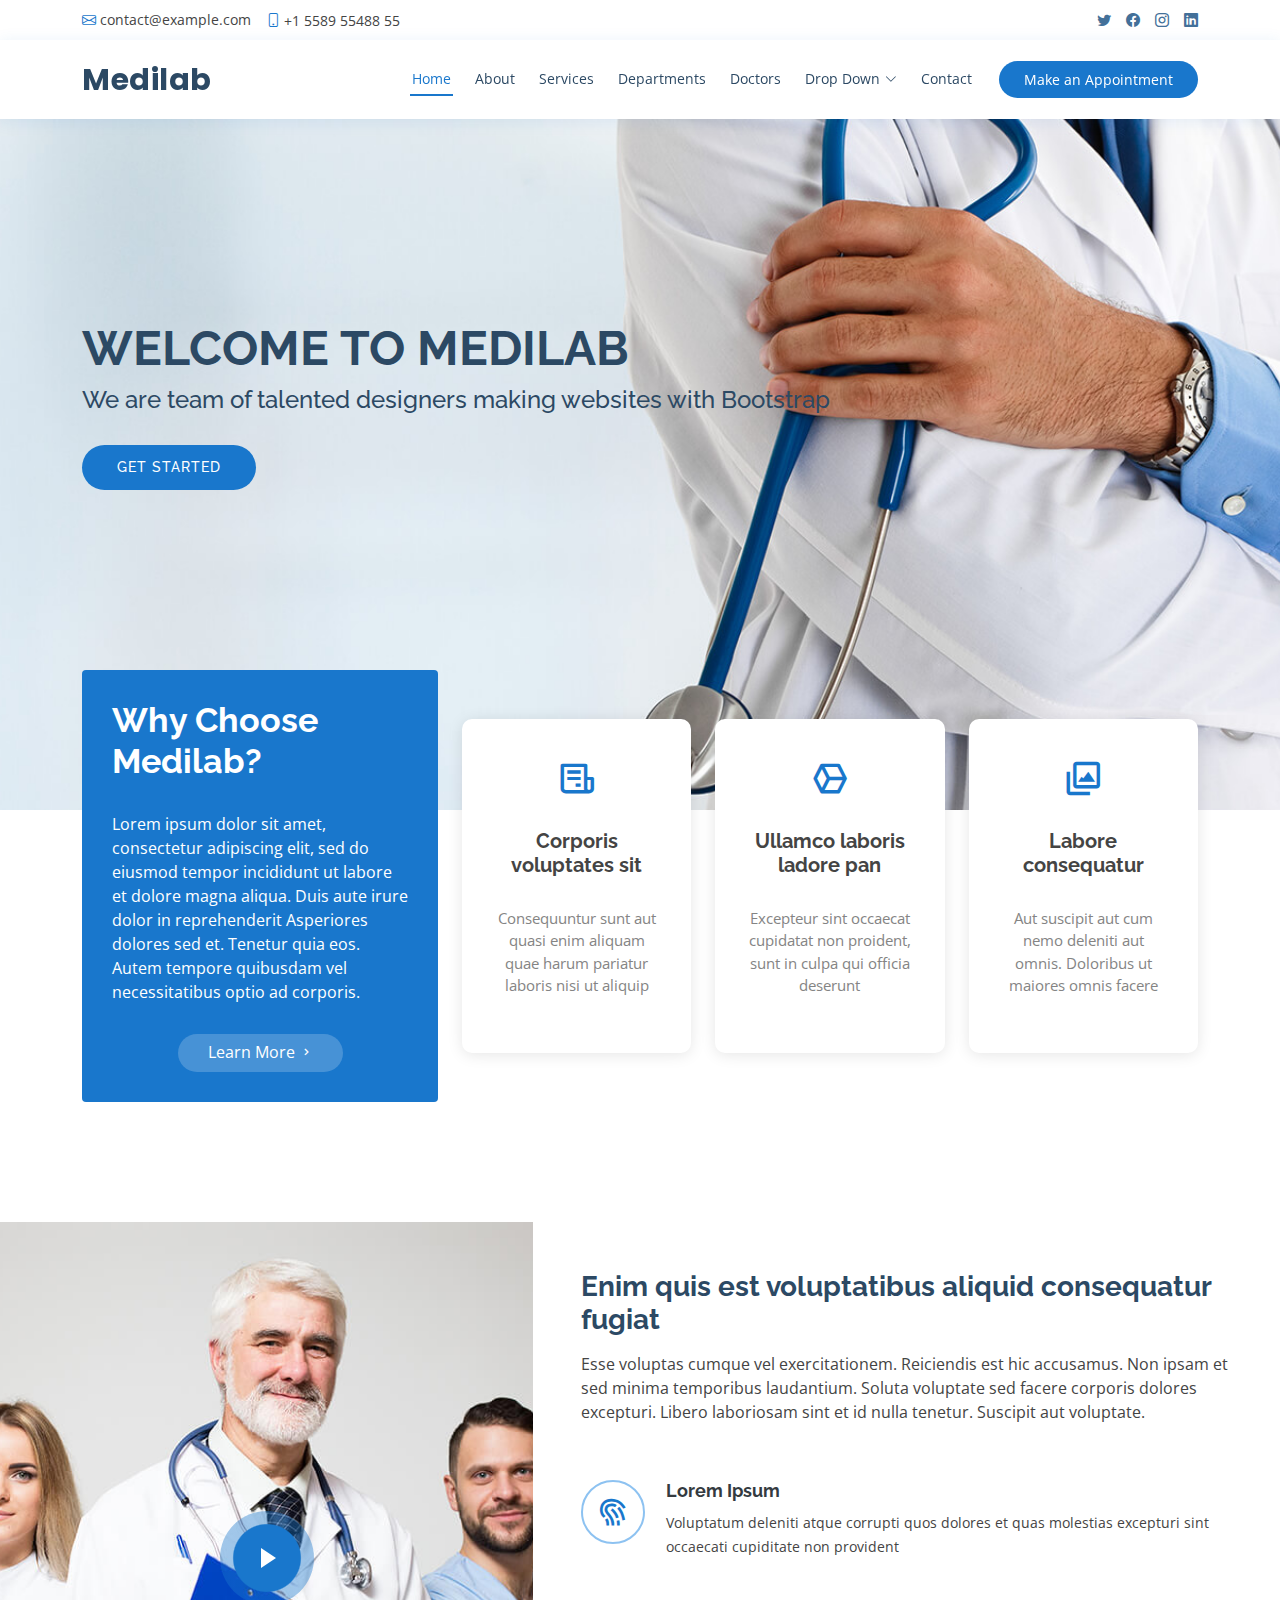
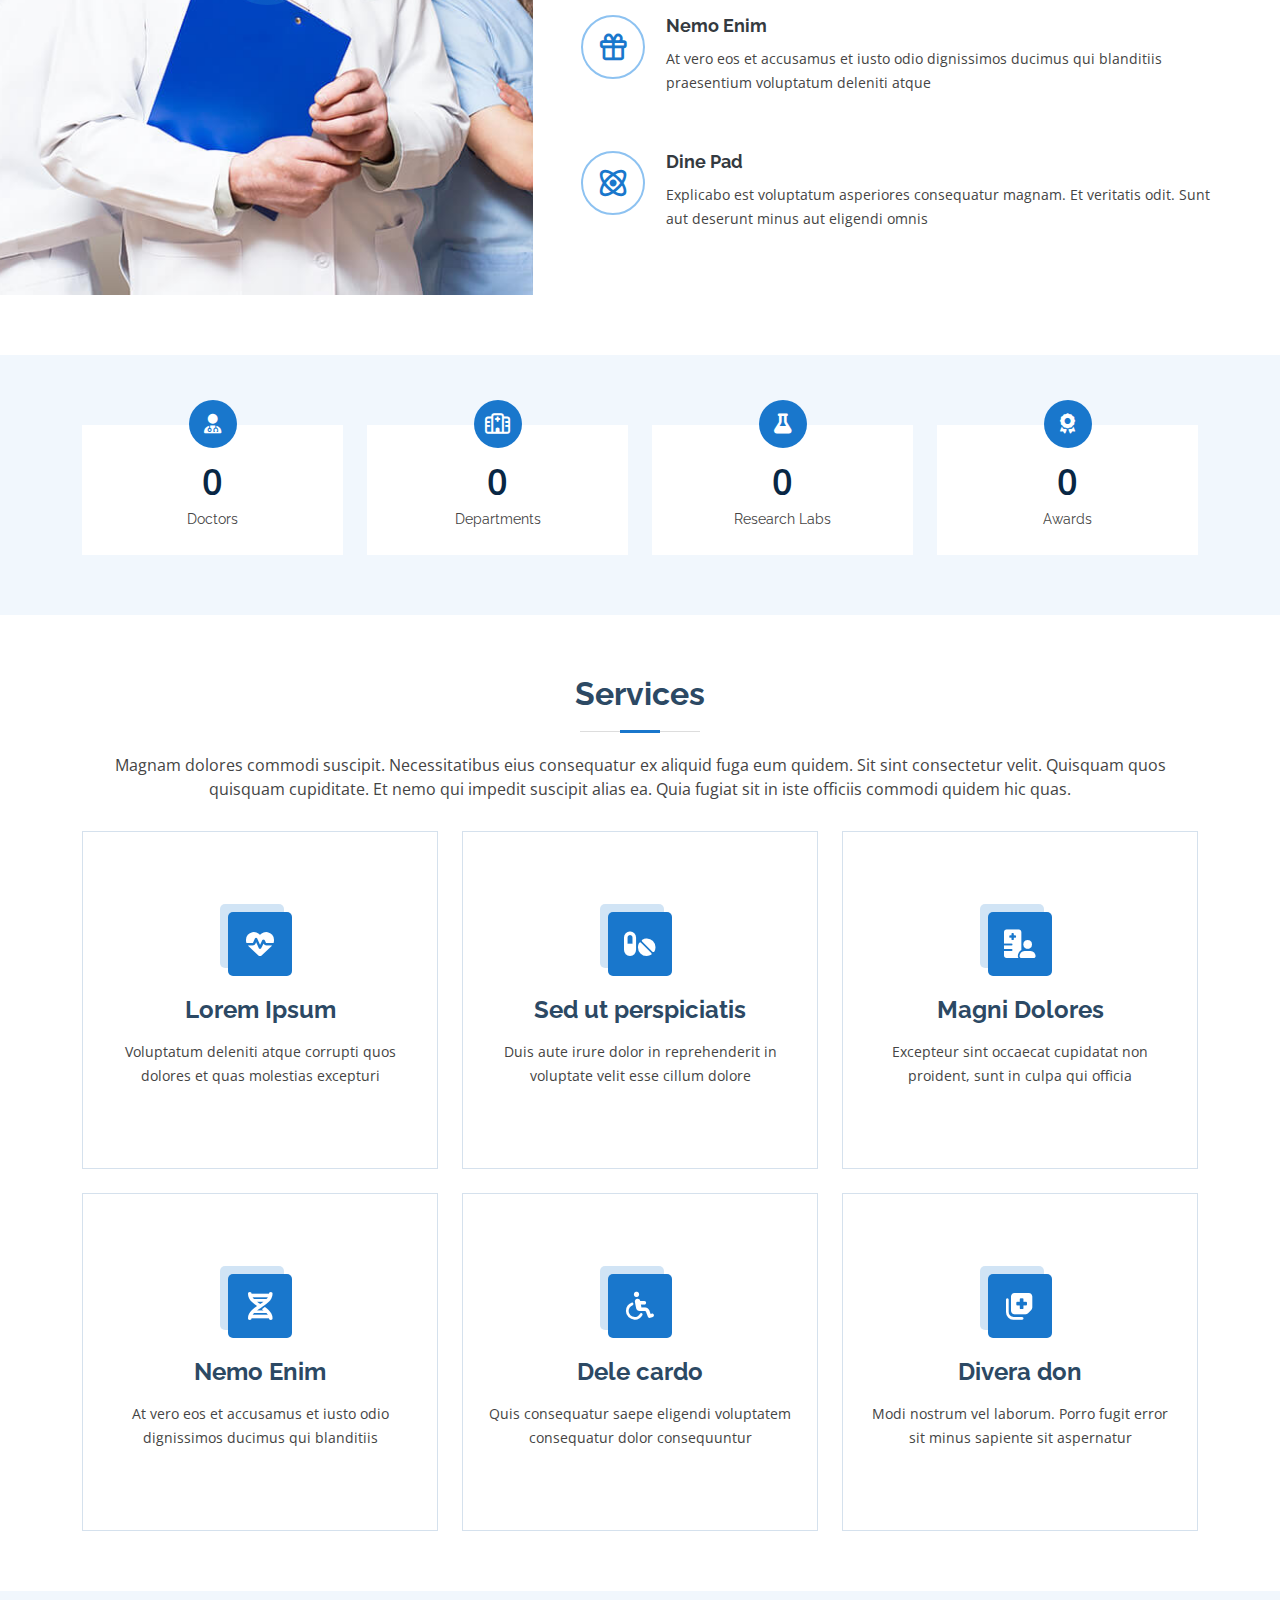
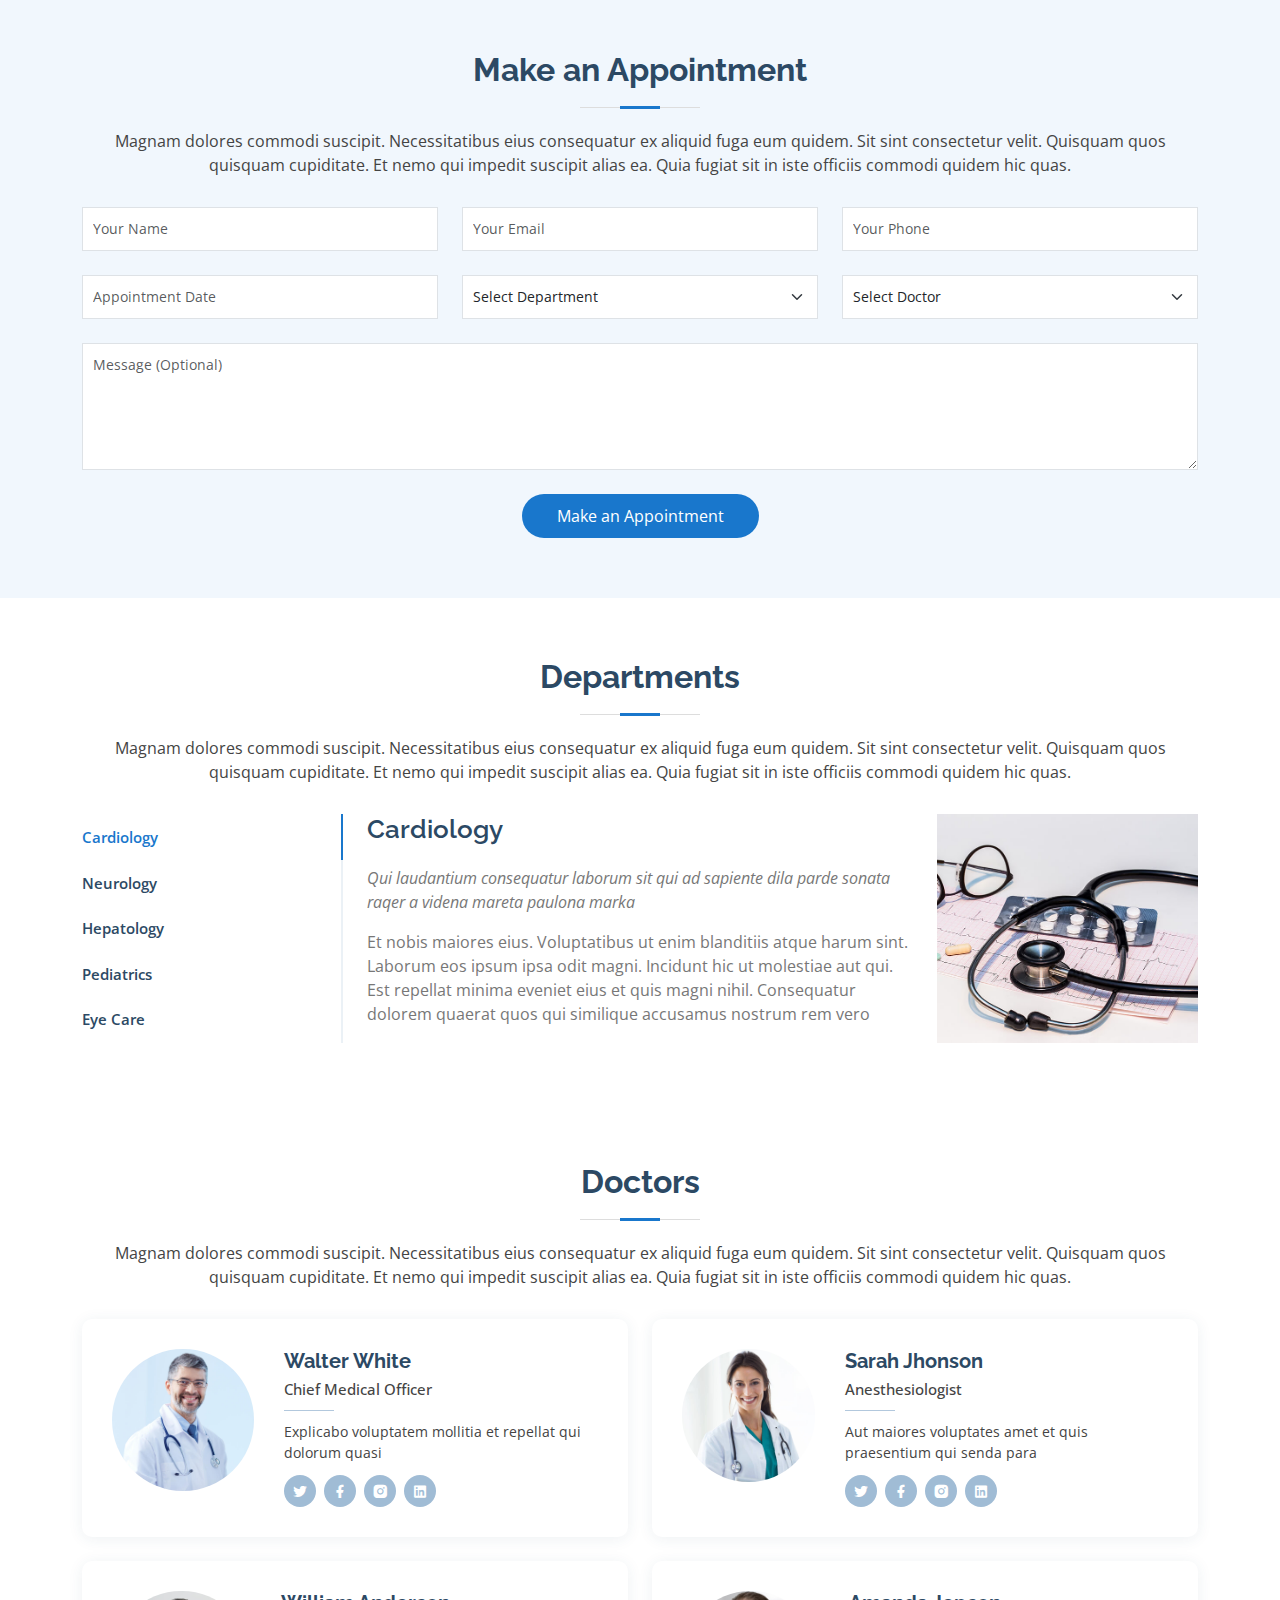
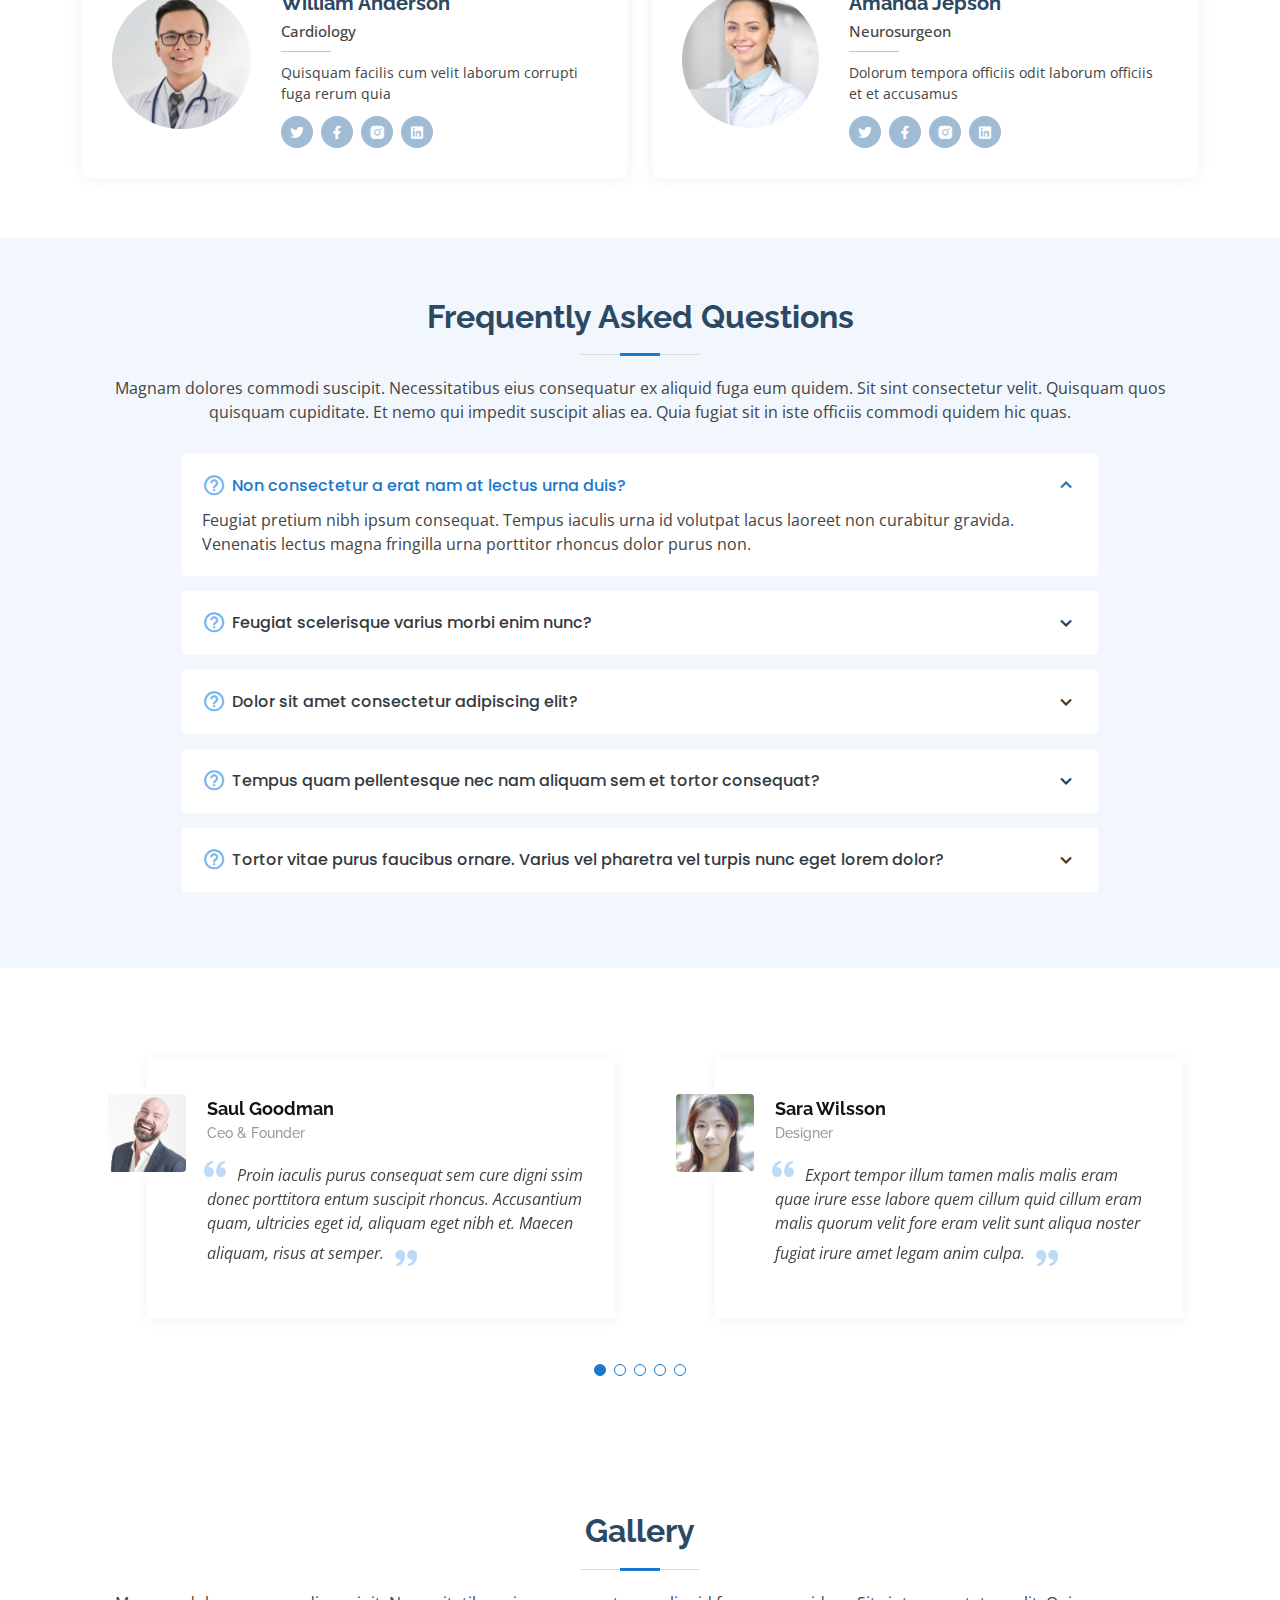
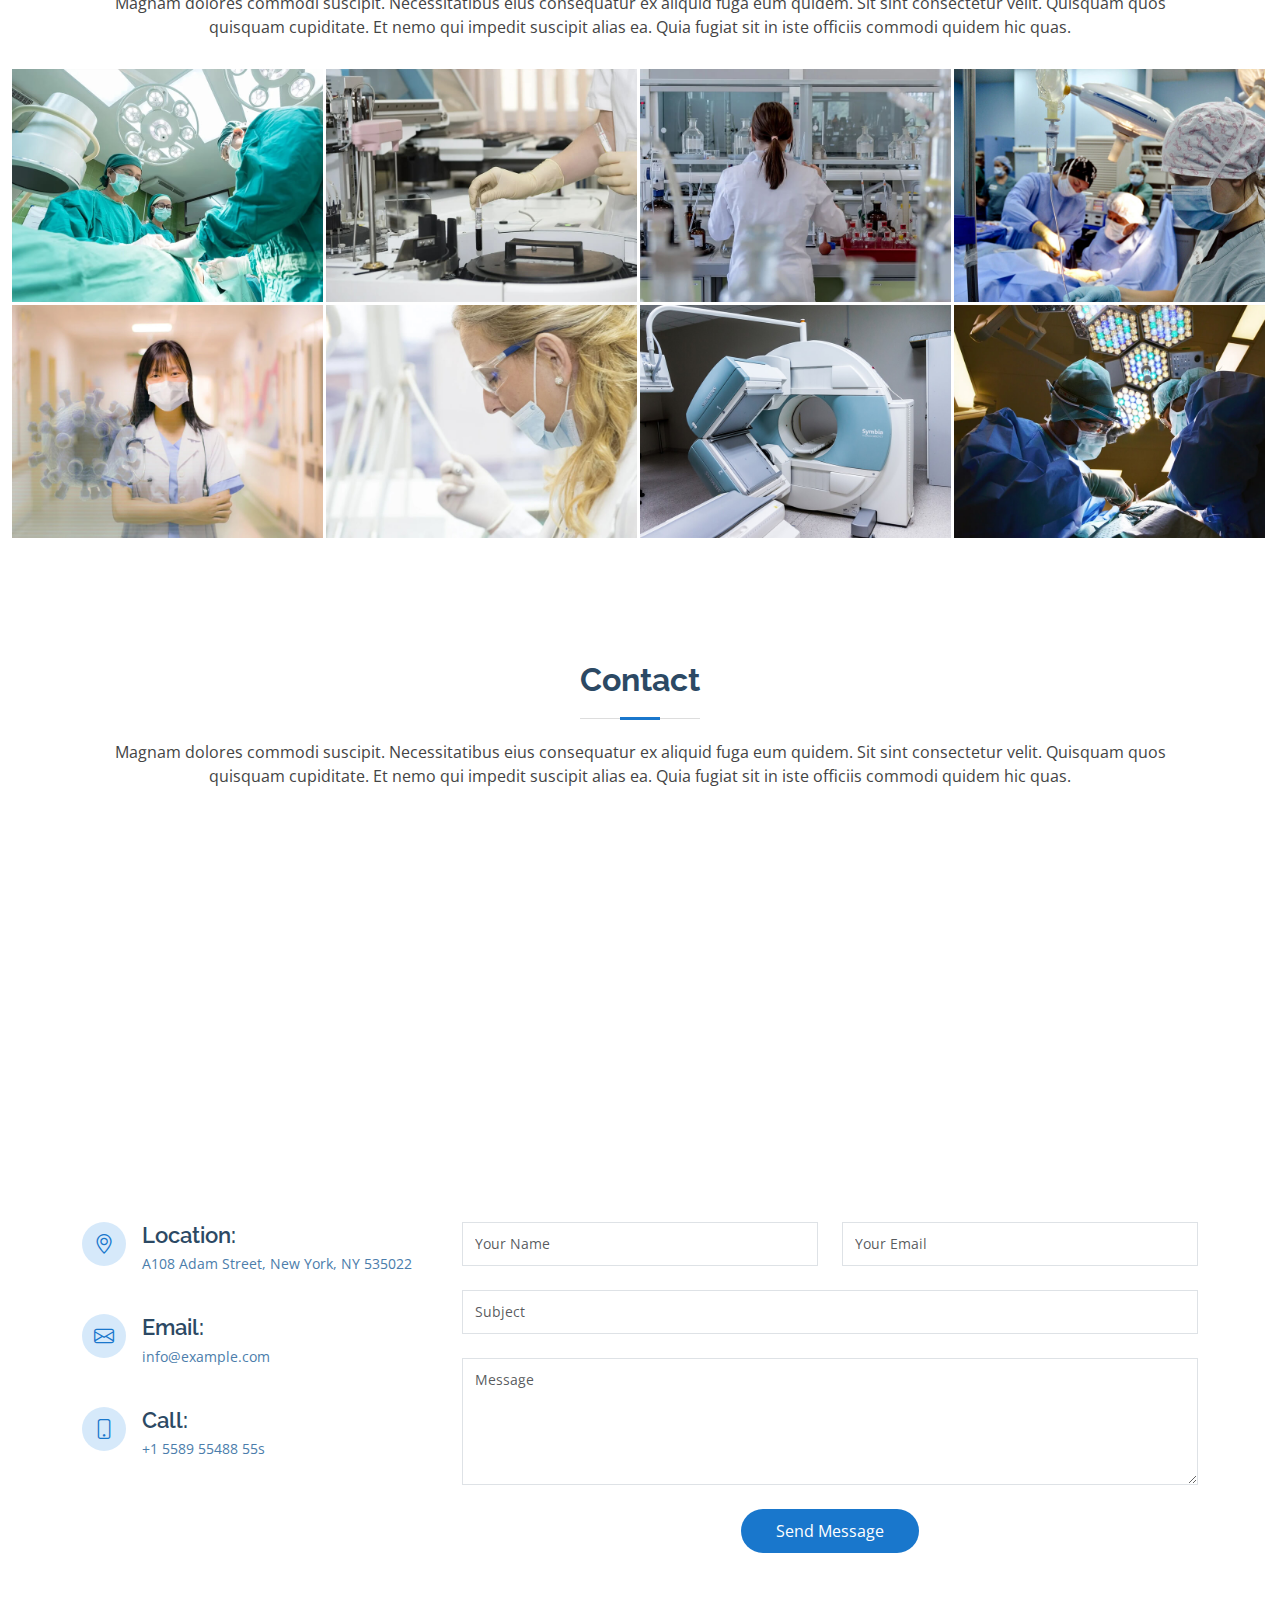
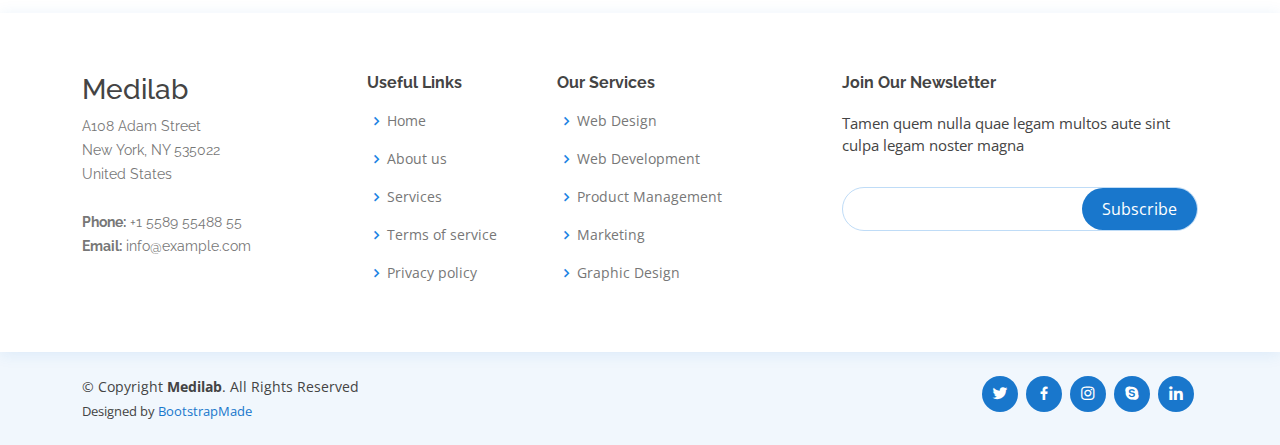
<file: template6/index.html>
<!DOCTYPE html>
<html lang="en">

<head>
  <meta charset="utf-8">
  <meta content="width=device-width, initial-scale=1.0" name="viewport">

  <title>Medilab Bootstrap Template - Index</title>
  <meta content="" name="description">
  <meta content="" name="keywords">

  <!-- Favicons -->
  <link href="assets/img/favicon.png" rel="icon">
  <link href="assets/img/apple-touch-icon.png" rel="apple-touch-icon">

  <!-- Google Fonts -->
  <link href="https://fonts.googleapis.com/css?family=Open+Sans:300,300i,400,400i,600,600i,700,700i|Raleway:300,300i,400,400i,500,500i,600,600i,700,700i|Poppins:300,300i,400,400i,500,500i,600,600i,700,700i" rel="stylesheet">

  <!-- Vendor CSS Files -->
  <link href="assets/vendor/fontawesome-free/css/all.min.css" rel="stylesheet">
  <link href="assets/vendor/animate.css/animate.min.css" rel="stylesheet">
  <link href="assets/vendor/bootstrap/css/bootstrap.min.css" rel="stylesheet">
  <link href="assets/vendor/bootstrap-icons/bootstrap-icons.css" rel="stylesheet">
  <link href="assets/vendor/boxicons/css/boxicons.min.css" rel="stylesheet">
  <link href="assets/vendor/glightbox/css/glightbox.min.css" rel="stylesheet">
  <link href="assets/vendor/remixicon/remixicon.css" rel="stylesheet">
  <link href="assets/vendor/swiper/swiper-bundle.min.css" rel="stylesheet">

  <!-- Template Main CSS File -->
  <link href="assets/css/style.css" rel="stylesheet">

  <!-- =======================================================
  * Template Name: Medilab
  * Updated: Jan 29 2024 with Bootstrap v5.3.2
  * Template URL: https://bootstrapmade.com/medilab-free-medical-bootstrap-theme/
  * Author: BootstrapMade.com
  * License: https://bootstrapmade.com/license/
  ======================================================== -->
</head>

<body>

  <!-- ======= Top Bar ======= -->
  <div id="topbar" class="d-flex align-items-center fixed-top">
    <div class="container d-flex justify-content-between">
      <div class="contact-info d-flex align-items-center">
        <i class="bi bi-envelope"></i> <a href="mailto:contact@example.com">contact@example.com</a>
        <i class="bi bi-phone"></i> +1 5589 55488 55
      </div>
      <div class="d-none d-lg-flex social-links align-items-center">
        <a href="#" class="twitter"><i class="bi bi-twitter"></i></a>
        <a href="#" class="facebook"><i class="bi bi-facebook"></i></a>
        <a href="#" class="instagram"><i class="bi bi-instagram"></i></a>
        <a href="#" class="linkedin"><i class="bi bi-linkedin"></i></i></a>
      </div>
    </div>
  </div>

  <!-- ======= Header ======= -->
  <header id="header" class="fixed-top">
    <div class="container d-flex align-items-center">

      <h1 class="logo me-auto"><a href="index.html">Medilab</a></h1>
      <!-- Uncomment below if you prefer to use an image logo -->
      <!-- <a href="index.html" class="logo me-auto"><img src="assets/img/logo.png" alt="" class="img-fluid"></a>-->

      <nav id="navbar" class="navbar order-last order-lg-0">
        <ul>
          <li><a class="nav-link scrollto active" href="#hero">Home</a></li>
          <li><a class="nav-link scrollto" href="#about">About</a></li>
          <li><a class="nav-link scrollto" href="#services">Services</a></li>
          <li><a class="nav-link scrollto" href="#departments">Departments</a></li>
          <li><a class="nav-link scrollto" href="#doctors">Doctors</a></li>
          <li class="dropdown"><a href="#"><span>Drop Down</span> <i class="bi bi-chevron-down"></i></a>
            <ul>
              <li><a href="#">Drop Down 1</a></li>
              <li class="dropdown"><a href="#"><span>Deep Drop Down</span> <i class="bi bi-chevron-right"></i></a>
                <ul>
                  <li><a href="#">Deep Drop Down 1</a></li>
                  <li><a href="#">Deep Drop Down 2</a></li>
                  <li><a href="#">Deep Drop Down 3</a></li>
                  <li><a href="#">Deep Drop Down 4</a></li>
                  <li><a href="#">Deep Drop Down 5</a></li>
                </ul>
              </li>
              <li><a href="#">Drop Down 2</a></li>
              <li><a href="#">Drop Down 3</a></li>
              <li><a href="#">Drop Down 4</a></li>
            </ul>
          </li>
          <li><a class="nav-link scrollto" href="#contact">Contact</a></li>
        </ul>
        <i class="bi bi-list mobile-nav-toggle"></i>
      </nav><!-- .navbar -->

      <a href="#appointment" class="appointment-btn scrollto"><span class="d-none d-md-inline">Make an</span> Appointment</a>

    </div>
  </header><!-- End Header -->

  <!-- ======= Hero Section ======= -->
  <section id="hero" class="d-flex align-items-center">
    <div class="container">
      <h1>Welcome to Medilab</h1>
      <h2>We are team of talented designers making websites with Bootstrap</h2>
      <a href="#about" class="btn-get-started scrollto">Get Started</a>
    </div>
  </section><!-- End Hero -->

  <main id="main">

    <!-- ======= Why Us Section ======= -->
    <section id="why-us" class="why-us">
      <div class="container">

        <div class="row">
          <div class="col-lg-4 d-flex align-items-stretch">
            <div class="content">
              <h3>Why Choose Medilab?</h3>
              <p>
                Lorem ipsum dolor sit amet, consectetur adipiscing elit, sed do eiusmod tempor incididunt ut labore et dolore magna aliqua. Duis aute irure dolor in reprehenderit
                Asperiores dolores sed et. Tenetur quia eos. Autem tempore quibusdam vel necessitatibus optio ad corporis.
              </p>
              <div class="text-center">
                <a href="#" class="more-btn">Learn More <i class="bx bx-chevron-right"></i></a>
              </div>
            </div>
          </div>
          <div class="col-lg-8 d-flex align-items-stretch">
            <div class="icon-boxes d-flex flex-column justify-content-center">
              <div class="row">
                <div class="col-xl-4 d-flex align-items-stretch">
                  <div class="icon-box mt-4 mt-xl-0">
                    <i class="bx bx-receipt"></i>
                    <h4>Corporis voluptates sit</h4>
                    <p>Consequuntur sunt aut quasi enim aliquam quae harum pariatur laboris nisi ut aliquip</p>
                  </div>
                </div>
                <div class="col-xl-4 d-flex align-items-stretch">
                  <div class="icon-box mt-4 mt-xl-0">
                    <i class="bx bx-cube-alt"></i>
                    <h4>Ullamco laboris ladore pan</h4>
                    <p>Excepteur sint occaecat cupidatat non proident, sunt in culpa qui officia deserunt</p>
                  </div>
                </div>
                <div class="col-xl-4 d-flex align-items-stretch">
                  <div class="icon-box mt-4 mt-xl-0">
                    <i class="bx bx-images"></i>
                    <h4>Labore consequatur</h4>
                    <p>Aut suscipit aut cum nemo deleniti aut omnis. Doloribus ut maiores omnis facere</p>
                  </div>
                </div>
              </div>
            </div><!-- End .content-->
          </div>
        </div>

      </div>
    </section><!-- End Why Us Section -->

    <!-- ======= About Section ======= -->
    <section id="about" class="about">
      <div class="container-fluid">

        <div class="row">
          <div class="col-xl-5 col-lg-6 video-box d-flex justify-content-center align-items-stretch position-relative">
            <a href="https://www.youtube.com/watch?v=jDDaplaOz7Q" class="glightbox play-btn mb-4"></a>
          </div>

          <div class="col-xl-7 col-lg-6 icon-boxes d-flex flex-column align-items-stretch justify-content-center py-5 px-lg-5">
            <h3>Enim quis est voluptatibus aliquid consequatur fugiat</h3>
            <p>Esse voluptas cumque vel exercitationem. Reiciendis est hic accusamus. Non ipsam et sed minima temporibus laudantium. Soluta voluptate sed facere corporis dolores excepturi. Libero laboriosam sint et id nulla tenetur. Suscipit aut voluptate.</p>

            <div class="icon-box">
              <div class="icon"><i class="bx bx-fingerprint"></i></div>
              <h4 class="title"><a href="">Lorem Ipsum</a></h4>
              <p class="description">Voluptatum deleniti atque corrupti quos dolores et quas molestias excepturi sint occaecati cupiditate non provident</p>
            </div>

            <div class="icon-box">
              <div class="icon"><i class="bx bx-gift"></i></div>
              <h4 class="title"><a href="">Nemo Enim</a></h4>
              <p class="description">At vero eos et accusamus et iusto odio dignissimos ducimus qui blanditiis praesentium voluptatum deleniti atque</p>
            </div>

            <div class="icon-box">
              <div class="icon"><i class="bx bx-atom"></i></div>
              <h4 class="title"><a href="">Dine Pad</a></h4>
              <p class="description">Explicabo est voluptatum asperiores consequatur magnam. Et veritatis odit. Sunt aut deserunt minus aut eligendi omnis</p>
            </div>

          </div>
        </div>

      </div>
    </section><!-- End About Section -->

    <!-- ======= Counts Section ======= -->
    <section id="counts" class="counts">
      <div class="container">

        <div class="row">

          <div class="col-lg-3 col-md-6">
            <div class="count-box">
              <i class="fas fa-user-md"></i>
              <span data-purecounter-start="0" data-purecounter-end="85" data-purecounter-duration="1" class="purecounter"></span>
              <p>Doctors</p>
            </div>
          </div>

          <div class="col-lg-3 col-md-6 mt-5 mt-md-0">
            <div class="count-box">
              <i class="far fa-hospital"></i>
              <span data-purecounter-start="0" data-purecounter-end="18" data-purecounter-duration="1" class="purecounter"></span>
              <p>Departments</p>
            </div>
          </div>

          <div class="col-lg-3 col-md-6 mt-5 mt-lg-0">
            <div class="count-box">
              <i class="fas fa-flask"></i>
              <span data-purecounter-start="0" data-purecounter-end="12" data-purecounter-duration="1" class="purecounter"></span>
              <p>Research Labs</p>
            </div>
          </div>

          <div class="col-lg-3 col-md-6 mt-5 mt-lg-0">
            <div class="count-box">
              <i class="fas fa-award"></i>
              <span data-purecounter-start="0" data-purecounter-end="150" data-purecounter-duration="1" class="purecounter"></span>
              <p>Awards</p>
            </div>
          </div>

        </div>

      </div>
    </section><!-- End Counts Section -->

    <!-- ======= Services Section ======= -->
    <section id="services" class="services">
      <div class="container">

        <div class="section-title">
          <h2>Services</h2>
          <p>Magnam dolores commodi suscipit. Necessitatibus eius consequatur ex aliquid fuga eum quidem. Sit sint consectetur velit. Quisquam quos quisquam cupiditate. Et nemo qui impedit suscipit alias ea. Quia fugiat sit in iste officiis commodi quidem hic quas.</p>
        </div>

        <div class="row">
          <div class="col-lg-4 col-md-6 d-flex align-items-stretch">
            <div class="icon-box">
              <div class="icon"><i class="fas fa-heartbeat"></i></div>
              <h4><a href="">Lorem Ipsum</a></h4>
              <p>Voluptatum deleniti atque corrupti quos dolores et quas molestias excepturi</p>
            </div>
          </div>

          <div class="col-lg-4 col-md-6 d-flex align-items-stretch mt-4 mt-md-0">
            <div class="icon-box">
              <div class="icon"><i class="fas fa-pills"></i></div>
              <h4><a href="">Sed ut perspiciatis</a></h4>
              <p>Duis aute irure dolor in reprehenderit in voluptate velit esse cillum dolore</p>
            </div>
          </div>

          <div class="col-lg-4 col-md-6 d-flex align-items-stretch mt-4 mt-lg-0">
            <div class="icon-box">
              <div class="icon"><i class="fas fa-hospital-user"></i></div>
              <h4><a href="">Magni Dolores</a></h4>
              <p>Excepteur sint occaecat cupidatat non proident, sunt in culpa qui officia</p>
            </div>
          </div>

          <div class="col-lg-4 col-md-6 d-flex align-items-stretch mt-4">
            <div class="icon-box">
              <div class="icon"><i class="fas fa-dna"></i></div>
              <h4><a href="">Nemo Enim</a></h4>
              <p>At vero eos et accusamus et iusto odio dignissimos ducimus qui blanditiis</p>
            </div>
          </div>

          <div class="col-lg-4 col-md-6 d-flex align-items-stretch mt-4">
            <div class="icon-box">
              <div class="icon"><i class="fas fa-wheelchair"></i></div>
              <h4><a href="">Dele cardo</a></h4>
              <p>Quis consequatur saepe eligendi voluptatem consequatur dolor consequuntur</p>
            </div>
          </div>

          <div class="col-lg-4 col-md-6 d-flex align-items-stretch mt-4">
            <div class="icon-box">
              <div class="icon"><i class="fas fa-notes-medical"></i></div>
              <h4><a href="">Divera don</a></h4>
              <p>Modi nostrum vel laborum. Porro fugit error sit minus sapiente sit aspernatur</p>
            </div>
          </div>

        </div>

      </div>
    </section><!-- End Services Section -->

    <!-- ======= Appointment Section ======= -->
    <section id="appointment" class="appointment section-bg">
      <div class="container">

        <div class="section-title">
          <h2>Make an Appointment</h2>
          <p>Magnam dolores commodi suscipit. Necessitatibus eius consequatur ex aliquid fuga eum quidem. Sit sint consectetur velit. Quisquam quos quisquam cupiditate. Et nemo qui impedit suscipit alias ea. Quia fugiat sit in iste officiis commodi quidem hic quas.</p>
        </div>

        <form action="forms/appointment.php" method="post" role="form" class="php-email-form">
          <div class="row">
            <div class="col-md-4 form-group">
              <input type="text" name="name" class="form-control" id="name" placeholder="Your Name" data-rule="minlen:4" data-msg="Please enter at least 4 chars">
              <div class="validate"></div>
            </div>
            <div class="col-md-4 form-group mt-3 mt-md-0">
              <input type="email" class="form-control" name="email" id="email" placeholder="Your Email" data-rule="email" data-msg="Please enter a valid email">
              <div class="validate"></div>
            </div>
            <div class="col-md-4 form-group mt-3 mt-md-0">
              <input type="tel" class="form-control" name="phone" id="phone" placeholder="Your Phone" data-rule="minlen:4" data-msg="Please enter at least 4 chars">
              <div class="validate"></div>
            </div>
          </div>
          <div class="row">
            <div class="col-md-4 form-group mt-3">
              <input type="datetime" name="date" class="form-control datepicker" id="date" placeholder="Appointment Date" data-rule="minlen:4" data-msg="Please enter at least 4 chars">
              <div class="validate"></div>
            </div>
            <div class="col-md-4 form-group mt-3">
              <select name="department" id="department" class="form-select">
                <option value="">Select Department</option>
                <option value="Department 1">Department 1</option>
                <option value="Department 2">Department 2</option>
                <option value="Department 3">Department 3</option>
              </select>
              <div class="validate"></div>
            </div>
            <div class="col-md-4 form-group mt-3">
              <select name="doctor" id="doctor" class="form-select">
                <option value="">Select Doctor</option>
                <option value="Doctor 1">Doctor 1</option>
                <option value="Doctor 2">Doctor 2</option>
                <option value="Doctor 3">Doctor 3</option>
              </select>
              <div class="validate"></div>
            </div>
          </div>

          <div class="form-group mt-3">
            <textarea class="form-control" name="message" rows="5" placeholder="Message (Optional)"></textarea>
            <div class="validate"></div>
          </div>
          <div class="mb-3">
            <div class="loading">Loading</div>
            <div class="error-message"></div>
            <div class="sent-message">Your appointment request has been sent successfully. Thank you!</div>
          </div>
          <div class="text-center"><button type="submit">Make an Appointment</button></div>
        </form>

      </div>
    </section><!-- End Appointment Section -->

    <!-- ======= Departments Section ======= -->
    <section id="departments" class="departments">
      <div class="container">

        <div class="section-title">
          <h2>Departments</h2>
          <p>Magnam dolores commodi suscipit. Necessitatibus eius consequatur ex aliquid fuga eum quidem. Sit sint consectetur velit. Quisquam quos quisquam cupiditate. Et nemo qui impedit suscipit alias ea. Quia fugiat sit in iste officiis commodi quidem hic quas.</p>
        </div>

        <div class="row gy-4">
          <div class="col-lg-3">
            <ul class="nav nav-tabs flex-column">
              <li class="nav-item">
                <a class="nav-link active show" data-bs-toggle="tab" href="#tab-1">Cardiology</a>
              </li>
              <li class="nav-item">
                <a class="nav-link" data-bs-toggle="tab" href="#tab-2">Neurology</a>
              </li>
              <li class="nav-item">
                <a class="nav-link" data-bs-toggle="tab" href="#tab-3">Hepatology</a>
              </li>
              <li class="nav-item">
                <a class="nav-link" data-bs-toggle="tab" href="#tab-4">Pediatrics</a>
              </li>
              <li class="nav-item">
                <a class="nav-link" data-bs-toggle="tab" href="#tab-5">Eye Care</a>
              </li>
            </ul>
          </div>
          <div class="col-lg-9">
            <div class="tab-content">
              <div class="tab-pane active show" id="tab-1">
                <div class="row gy-4">
                  <div class="col-lg-8 details order-2 order-lg-1">
                    <h3>Cardiology</h3>
                    <p class="fst-italic">Qui laudantium consequatur laborum sit qui ad sapiente dila parde sonata raqer a videna mareta paulona marka</p>
                    <p>Et nobis maiores eius. Voluptatibus ut enim blanditiis atque harum sint. Laborum eos ipsum ipsa odit magni. Incidunt hic ut molestiae aut qui. Est repellat minima eveniet eius et quis magni nihil. Consequatur dolorem quaerat quos qui similique accusamus nostrum rem vero</p>
                  </div>
                  <div class="col-lg-4 text-center order-1 order-lg-2">
                    <img src="assets/img/departments-1.jpg" alt="" class="img-fluid">
                  </div>
                </div>
              </div>
              <div class="tab-pane" id="tab-2">
                <div class="row gy-4">
                  <div class="col-lg-8 details order-2 order-lg-1">
                    <h3>Et blanditiis nemo veritatis excepturi</h3>
                    <p class="fst-italic">Qui laudantium consequatur laborum sit qui ad sapiente dila parde sonata raqer a videna mareta paulona marka</p>
                    <p>Ea ipsum voluptatem consequatur quis est. Illum error ullam omnis quia et reiciendis sunt sunt est. Non aliquid repellendus itaque accusamus eius et velit ipsa voluptates. Optio nesciunt eaque beatae accusamus lerode pakto madirna desera vafle de nideran pal</p>
                  </div>
                  <div class="col-lg-4 text-center order-1 order-lg-2">
                    <img src="assets/img/departments-2.jpg" alt="" class="img-fluid">
                  </div>
                </div>
              </div>
              <div class="tab-pane" id="tab-3">
                <div class="row gy-4">
                  <div class="col-lg-8 details order-2 order-lg-1">
                    <h3>Impedit facilis occaecati odio neque aperiam sit</h3>
                    <p class="fst-italic">Eos voluptatibus quo. Odio similique illum id quidem non enim fuga. Qui natus non sunt dicta dolor et. In asperiores velit quaerat perferendis aut</p>
                    <p>Iure officiis odit rerum. Harum sequi eum illum corrupti culpa veritatis quisquam. Neque necessitatibus illo rerum eum ut. Commodi ipsam minima molestiae sed laboriosam a iste odio. Earum odit nesciunt fugiat sit ullam. Soluta et harum voluptatem optio quae</p>
                  </div>
                  <div class="col-lg-4 text-center order-1 order-lg-2">
                    <img src="assets/img/departments-3.jpg" alt="" class="img-fluid">
                  </div>
                </div>
              </div>
              <div class="tab-pane" id="tab-4">
                <div class="row gy-4">
                  <div class="col-lg-8 details order-2 order-lg-1">
                    <h3>Fuga dolores inventore laboriosam ut est accusamus laboriosam dolore</h3>
                    <p class="fst-italic">Totam aperiam accusamus. Repellat consequuntur iure voluptas iure porro quis delectus</p>
                    <p>Eaque consequuntur consequuntur libero expedita in voluptas. Nostrum ipsam necessitatibus aliquam fugiat debitis quis velit. Eum ex maxime error in consequatur corporis atque. Eligendi asperiores sed qui veritatis aperiam quia a laborum inventore</p>
                  </div>
                  <div class="col-lg-4 text-center order-1 order-lg-2">
                    <img src="assets/img/departments-4.jpg" alt="" class="img-fluid">
                  </div>
                </div>
              </div>
              <div class="tab-pane" id="tab-5">
                <div class="row gy-4">
                  <div class="col-lg-8 details order-2 order-lg-1">
                    <h3>Est eveniet ipsam sindera pad rone matrelat sando reda</h3>
                    <p class="fst-italic">Omnis blanditiis saepe eos autem qui sunt debitis porro quia.</p>
                    <p>Exercitationem nostrum omnis. Ut reiciendis repudiandae minus. Omnis recusandae ut non quam ut quod eius qui. Ipsum quia odit vero atque qui quibusdam amet. Occaecati sed est sint aut vitae molestiae voluptate vel</p>
                  </div>
                  <div class="col-lg-4 text-center order-1 order-lg-2">
                    <img src="assets/img/departments-5.jpg" alt="" class="img-fluid">
                  </div>
                </div>
              </div>
            </div>
          </div>
        </div>

      </div>
    </section><!-- End Departments Section -->

    <!-- ======= Doctors Section ======= -->
    <section id="doctors" class="doctors">
      <div class="container">

        <div class="section-title">
          <h2>Doctors</h2>
          <p>Magnam dolores commodi suscipit. Necessitatibus eius consequatur ex aliquid fuga eum quidem. Sit sint consectetur velit. Quisquam quos quisquam cupiditate. Et nemo qui impedit suscipit alias ea. Quia fugiat sit in iste officiis commodi quidem hic quas.</p>
        </div>

        <div class="row">

          <div class="col-lg-6">
            <div class="member d-flex align-items-start">
              <div class="pic"><img src="assets/img/doctors/doctors-1.jpg" class="img-fluid" alt=""></div>
              <div class="member-info">
                <h4>Walter White</h4>
                <span>Chief Medical Officer</span>
                <p>Explicabo voluptatem mollitia et repellat qui dolorum quasi</p>
                <div class="social">
                  <a href=""><i class="ri-twitter-fill"></i></a>
                  <a href=""><i class="ri-facebook-fill"></i></a>
                  <a href=""><i class="ri-instagram-fill"></i></a>
                  <a href=""> <i class="ri-linkedin-box-fill"></i> </a>
                </div>
              </div>
            </div>
          </div>

          <div class="col-lg-6 mt-4 mt-lg-0">
            <div class="member d-flex align-items-start">
              <div class="pic"><img src="assets/img/doctors/doctors-2.jpg" class="img-fluid" alt=""></div>
              <div class="member-info">
                <h4>Sarah Jhonson</h4>
                <span>Anesthesiologist</span>
                <p>Aut maiores voluptates amet et quis praesentium qui senda para</p>
                <div class="social">
                  <a href=""><i class="ri-twitter-fill"></i></a>
                  <a href=""><i class="ri-facebook-fill"></i></a>
                  <a href=""><i class="ri-instagram-fill"></i></a>
                  <a href=""> <i class="ri-linkedin-box-fill"></i> </a>
                </div>
              </div>
            </div>
          </div>

          <div class="col-lg-6 mt-4">
            <div class="member d-flex align-items-start">
              <div class="pic"><img src="assets/img/doctors/doctors-3.jpg" class="img-fluid" alt=""></div>
              <div class="member-info">
                <h4>William Anderson</h4>
                <span>Cardiology</span>
                <p>Quisquam facilis cum velit laborum corrupti fuga rerum quia</p>
                <div class="social">
                  <a href=""><i class="ri-twitter-fill"></i></a>
                  <a href=""><i class="ri-facebook-fill"></i></a>
                  <a href=""><i class="ri-instagram-fill"></i></a>
                  <a href=""> <i class="ri-linkedin-box-fill"></i> </a>
                </div>
              </div>
            </div>
          </div>

          <div class="col-lg-6 mt-4">
            <div class="member d-flex align-items-start">
              <div class="pic"><img src="assets/img/doctors/doctors-4.jpg" class="img-fluid" alt=""></div>
              <div class="member-info">
                <h4>Amanda Jepson</h4>
                <span>Neurosurgeon</span>
                <p>Dolorum tempora officiis odit laborum officiis et et accusamus</p>
                <div class="social">
                  <a href=""><i class="ri-twitter-fill"></i></a>
                  <a href=""><i class="ri-facebook-fill"></i></a>
                  <a href=""><i class="ri-instagram-fill"></i></a>
                  <a href=""> <i class="ri-linkedin-box-fill"></i> </a>
                </div>
              </div>
            </div>
          </div>

        </div>

      </div>
    </section><!-- End Doctors Section -->

    <!-- ======= Frequently Asked Questions Section ======= -->
    <section id="faq" class="faq section-bg">
      <div class="container">

        <div class="section-title">
          <h2>Frequently Asked Questions</h2>
          <p>Magnam dolores commodi suscipit. Necessitatibus eius consequatur ex aliquid fuga eum quidem. Sit sint consectetur velit. Quisquam quos quisquam cupiditate. Et nemo qui impedit suscipit alias ea. Quia fugiat sit in iste officiis commodi quidem hic quas.</p>
        </div>

        <div class="faq-list">
          <ul>
            <li data-aos="fade-up">
              <i class="bx bx-help-circle icon-help"></i> <a data-bs-toggle="collapse" class="collapse" data-bs-target="#faq-list-1">Non consectetur a erat nam at lectus urna duis? <i class="bx bx-chevron-down icon-show"></i><i class="bx bx-chevron-up icon-close"></i></a>
              <div id="faq-list-1" class="collapse show" data-bs-parent=".faq-list">
                <p>
                  Feugiat pretium nibh ipsum consequat. Tempus iaculis urna id volutpat lacus laoreet non curabitur gravida. Venenatis lectus magna fringilla urna porttitor rhoncus dolor purus non.
                </p>
              </div>
            </li>

            <li data-aos="fade-up" data-aos-delay="100">
              <i class="bx bx-help-circle icon-help"></i> <a data-bs-toggle="collapse" data-bs-target="#faq-list-2" class="collapsed">Feugiat scelerisque varius morbi enim nunc? <i class="bx bx-chevron-down icon-show"></i><i class="bx bx-chevron-up icon-close"></i></a>
              <div id="faq-list-2" class="collapse" data-bs-parent=".faq-list">
                <p>
                  Dolor sit amet consectetur adipiscing elit pellentesque habitant morbi. Id interdum velit laoreet id donec ultrices. Fringilla phasellus faucibus scelerisque eleifend donec pretium. Est pellentesque elit ullamcorper dignissim. Mauris ultrices eros in cursus turpis massa tincidunt dui.
                </p>
              </div>
            </li>

            <li data-aos="fade-up" data-aos-delay="200">
              <i class="bx bx-help-circle icon-help"></i> <a data-bs-toggle="collapse" data-bs-target="#faq-list-3" class="collapsed">Dolor sit amet consectetur adipiscing elit? <i class="bx bx-chevron-down icon-show"></i><i class="bx bx-chevron-up icon-close"></i></a>
              <div id="faq-list-3" class="collapse" data-bs-parent=".faq-list">
                <p>
                  Eleifend mi in nulla posuere sollicitudin aliquam ultrices sagittis orci. Faucibus pulvinar elementum integer enim. Sem nulla pharetra diam sit amet nisl suscipit. Rutrum tellus pellentesque eu tincidunt. Lectus urna duis convallis convallis tellus. Urna molestie at elementum eu facilisis sed odio morbi quis
                </p>
              </div>
            </li>

            <li data-aos="fade-up" data-aos-delay="300">
              <i class="bx bx-help-circle icon-help"></i> <a data-bs-toggle="collapse" data-bs-target="#faq-list-4" class="collapsed">Tempus quam pellentesque nec nam aliquam sem et tortor consequat? <i class="bx bx-chevron-down icon-show"></i><i class="bx bx-chevron-up icon-close"></i></a>
              <div id="faq-list-4" class="collapse" data-bs-parent=".faq-list">
                <p>
                  Molestie a iaculis at erat pellentesque adipiscing commodo. Dignissim suspendisse in est ante in. Nunc vel risus commodo viverra maecenas accumsan. Sit amet nisl suscipit adipiscing bibendum est. Purus gravida quis blandit turpis cursus in.
                </p>
              </div>
            </li>

            <li data-aos="fade-up" data-aos-delay="400">
              <i class="bx bx-help-circle icon-help"></i> <a data-bs-toggle="collapse" data-bs-target="#faq-list-5" class="collapsed">Tortor vitae purus faucibus ornare. Varius vel pharetra vel turpis nunc eget lorem dolor? <i class="bx bx-chevron-down icon-show"></i><i class="bx bx-chevron-up icon-close"></i></a>
              <div id="faq-list-5" class="collapse" data-bs-parent=".faq-list">
                <p>
                  Laoreet sit amet cursus sit amet dictum sit amet justo. Mauris vitae ultricies leo integer malesuada nunc vel. Tincidunt eget nullam non nisi est sit amet. Turpis nunc eget lorem dolor sed. Ut venenatis tellus in metus vulputate eu scelerisque.
                </p>
              </div>
            </li>

          </ul>
        </div>

      </div>
    </section><!-- End Frequently Asked Questions Section -->

    <!-- ======= Testimonials Section ======= -->
    <section id="testimonials" class="testimonials">
      <div class="container">

        <div class="testimonials-slider swiper" data-aos="fade-up" data-aos-delay="100">
          <div class="swiper-wrapper">

            <div class="swiper-slide">
              <div class="testimonial-wrap">
                <div class="testimonial-item">
                  <img src="assets/img/testimonials/testimonials-1.jpg" class="testimonial-img" alt="">
                  <h3>Saul Goodman</h3>
                  <h4>Ceo &amp; Founder</h4>
                  <p>
                    <i class="bx bxs-quote-alt-left quote-icon-left"></i>
                    Proin iaculis purus consequat sem cure digni ssim donec porttitora entum suscipit rhoncus. Accusantium quam, ultricies eget id, aliquam eget nibh et. Maecen aliquam, risus at semper.
                    <i class="bx bxs-quote-alt-right quote-icon-right"></i>
                  </p>
                </div>
              </div>
            </div><!-- End testimonial item -->

            <div class="swiper-slide">
              <div class="testimonial-wrap">
                <div class="testimonial-item">
                  <img src="assets/img/testimonials/testimonials-2.jpg" class="testimonial-img" alt="">
                  <h3>Sara Wilsson</h3>
                  <h4>Designer</h4>
                  <p>
                    <i class="bx bxs-quote-alt-left quote-icon-left"></i>
                    Export tempor illum tamen malis malis eram quae irure esse labore quem cillum quid cillum eram malis quorum velit fore eram velit sunt aliqua noster fugiat irure amet legam anim culpa.
                    <i class="bx bxs-quote-alt-right quote-icon-right"></i>
                  </p>
                </div>
              </div>
            </div><!-- End testimonial item -->

            <div class="swiper-slide">
              <div class="testimonial-wrap">
                <div class="testimonial-item">
                  <img src="assets/img/testimonials/testimonials-3.jpg" class="testimonial-img" alt="">
                  <h3>Jena Karlis</h3>
                  <h4>Store Owner</h4>
                  <p>
                    <i class="bx bxs-quote-alt-left quote-icon-left"></i>
                    Enim nisi quem export duis labore cillum quae magna enim sint quorum nulla quem veniam duis minim tempor labore quem eram duis noster aute amet eram fore quis sint minim.
                    <i class="bx bxs-quote-alt-right quote-icon-right"></i>
                  </p>
                </div>
              </div>
            </div><!-- End testimonial item -->

            <div class="swiper-slide">
              <div class="testimonial-wrap">
                <div class="testimonial-item">
                  <img src="assets/img/testimonials/testimonials-4.jpg" class="testimonial-img" alt="">
                  <h3>Matt Brandon</h3>
                  <h4>Freelancer</h4>
                  <p>
                    <i class="bx bxs-quote-alt-left quote-icon-left"></i>
                    Fugiat enim eram quae cillum dolore dolor amet nulla culpa multos export minim fugiat minim velit minim dolor enim duis veniam ipsum anim magna sunt elit fore quem dolore labore illum veniam.
                    <i class="bx bxs-quote-alt-right quote-icon-right"></i>
                  </p>
                </div>
              </div>
            </div><!-- End testimonial item -->

            <div class="swiper-slide">
              <div class="testimonial-wrap">
                <div class="testimonial-item">
                  <img src="assets/img/testimonials/testimonials-5.jpg" class="testimonial-img" alt="">
                  <h3>John Larson</h3>
                  <h4>Entrepreneur</h4>
                  <p>
                    <i class="bx bxs-quote-alt-left quote-icon-left"></i>
                    Quis quorum aliqua sint quem legam fore sunt eram irure aliqua veniam tempor noster veniam enim culpa labore duis sunt culpa nulla illum cillum fugiat legam esse veniam culpa fore nisi cillum quid.
                    <i class="bx bxs-quote-alt-right quote-icon-right"></i>
                  </p>
                </div>
              </div>
            </div><!-- End testimonial item -->

          </div>
          <div class="swiper-pagination"></div>
        </div>

      </div>
    </section><!-- End Testimonials Section -->

    <!-- ======= Gallery Section ======= -->
    <section id="gallery" class="gallery">
      <div class="container">

        <div class="section-title">
          <h2>Gallery</h2>
          <p>Magnam dolores commodi suscipit. Necessitatibus eius consequatur ex aliquid fuga eum quidem. Sit sint consectetur velit. Quisquam quos quisquam cupiditate. Et nemo qui impedit suscipit alias ea. Quia fugiat sit in iste officiis commodi quidem hic quas.</p>
        </div>
      </div>

      <div class="container-fluid">
        <div class="row g-0">

          <div class="col-lg-3 col-md-4">
            <div class="gallery-item">
              <a href="assets/img/gallery/gallery-1.jpg" class="galelry-lightbox">
                <img src="assets/img/gallery/gallery-1.jpg" alt="" class="img-fluid">
              </a>
            </div>
          </div>

          <div class="col-lg-3 col-md-4">
            <div class="gallery-item">
              <a href="assets/img/gallery/gallery-2.jpg" class="galelry-lightbox">
                <img src="assets/img/gallery/gallery-2.jpg" alt="" class="img-fluid">
              </a>
            </div>
          </div>

          <div class="col-lg-3 col-md-4">
            <div class="gallery-item">
              <a href="assets/img/gallery/gallery-3.jpg" class="galelry-lightbox">
                <img src="assets/img/gallery/gallery-3.jpg" alt="" class="img-fluid">
              </a>
            </div>
          </div>

          <div class="col-lg-3 col-md-4">
            <div class="gallery-item">
              <a href="assets/img/gallery/gallery-4.jpg" class="galelry-lightbox">
                <img src="assets/img/gallery/gallery-4.jpg" alt="" class="img-fluid">
              </a>
            </div>
          </div>

          <div class="col-lg-3 col-md-4">
            <div class="gallery-item">
              <a href="assets/img/gallery/gallery-5.jpg" class="galelry-lightbox">
                <img src="assets/img/gallery/gallery-5.jpg" alt="" class="img-fluid">
              </a>
            </div>
          </div>

          <div class="col-lg-3 col-md-4">
            <div class="gallery-item">
              <a href="assets/img/gallery/gallery-6.jpg" class="galelry-lightbox">
                <img src="assets/img/gallery/gallery-6.jpg" alt="" class="img-fluid">
              </a>
            </div>
          </div>

          <div class="col-lg-3 col-md-4">
            <div class="gallery-item">
              <a href="assets/img/gallery/gallery-7.jpg" class="galelry-lightbox">
                <img src="assets/img/gallery/gallery-7.jpg" alt="" class="img-fluid">
              </a>
            </div>
          </div>

          <div class="col-lg-3 col-md-4">
            <div class="gallery-item">
              <a href="assets/img/gallery/gallery-8.jpg" class="galelry-lightbox">
                <img src="assets/img/gallery/gallery-8.jpg" alt="" class="img-fluid">
              </a>
            </div>
          </div>

        </div>

      </div>
    </section><!-- End Gallery Section -->

    <!-- ======= Contact Section ======= -->
    <section id="contact" class="contact">
      <div class="container">

        <div class="section-title">
          <h2>Contact</h2>
          <p>Magnam dolores commodi suscipit. Necessitatibus eius consequatur ex aliquid fuga eum quidem. Sit sint consectetur velit. Quisquam quos quisquam cupiditate. Et nemo qui impedit suscipit alias ea. Quia fugiat sit in iste officiis commodi quidem hic quas.</p>
        </div>
      </div>

      <div>
        <iframe style="border:0; width: 100%; height: 350px;" src="https://www.google.com/maps/embed?pb=!1m14!1m8!1m3!1d12097.433213460943!2d-74.0062269!3d40.7101282!3m2!1i1024!2i768!4f13.1!3m3!1m2!1s0x0%3A0xb89d1fe6bc499443!2sDowntown+Conference+Center!5e0!3m2!1smk!2sbg!4v1539943755621" frameborder="0" allowfullscreen></iframe>
      </div>

      <div class="container">
        <div class="row mt-5">

          <div class="col-lg-4">
            <div class="info">
              <div class="address">
                <i class="bi bi-geo-alt"></i>
                <h4>Location:</h4>
                <p>A108 Adam Street, New York, NY 535022</p>
              </div>

              <div class="email">
                <i class="bi bi-envelope"></i>
                <h4>Email:</h4>
                <p>info@example.com</p>
              </div>

              <div class="phone">
                <i class="bi bi-phone"></i>
                <h4>Call:</h4>
                <p>+1 5589 55488 55s</p>
              </div>

            </div>

          </div>

          <div class="col-lg-8 mt-5 mt-lg-0">

            <form action="forms/contact.php" method="post" role="form" class="php-email-form">
              <div class="row">
                <div class="col-md-6 form-group">
                  <input type="text" name="name" class="form-control" id="name" placeholder="Your Name" required>
                </div>
                <div class="col-md-6 form-group mt-3 mt-md-0">
                  <input type="email" class="form-control" name="email" id="email" placeholder="Your Email" required>
                </div>
              </div>
              <div class="form-group mt-3">
                <input type="text" class="form-control" name="subject" id="subject" placeholder="Subject" required>
              </div>
              <div class="form-group mt-3">
                <textarea class="form-control" name="message" rows="5" placeholder="Message" required></textarea>
              </div>
              <div class="my-3">
                <div class="loading">Loading</div>
                <div class="error-message"></div>
                <div class="sent-message">Your message has been sent. Thank you!</div>
              </div>
              <div class="text-center"><button type="submit">Send Message</button></div>
            </form>

          </div>

        </div>

      </div>
    </section><!-- End Contact Section -->

  </main><!-- End #main -->

  <!-- ======= Footer ======= -->
  <footer id="footer">

    <div class="footer-top">
      <div class="container">
        <div class="row">

          <div class="col-lg-3 col-md-6 footer-contact">
            <h3>Medilab</h3>
            <p>
              A108 Adam Street <br>
              New York, NY 535022<br>
              United States <br><br>
              <strong>Phone:</strong> +1 5589 55488 55<br>
              <strong>Email:</strong> info@example.com<br>
            </p>
          </div>

          <div class="col-lg-2 col-md-6 footer-links">
            <h4>Useful Links</h4>
            <ul>
              <li><i class="bx bx-chevron-right"></i> <a href="#">Home</a></li>
              <li><i class="bx bx-chevron-right"></i> <a href="#">About us</a></li>
              <li><i class="bx bx-chevron-right"></i> <a href="#">Services</a></li>
              <li><i class="bx bx-chevron-right"></i> <a href="#">Terms of service</a></li>
              <li><i class="bx bx-chevron-right"></i> <a href="#">Privacy policy</a></li>
            </ul>
          </div>

          <div class="col-lg-3 col-md-6 footer-links">
            <h4>Our Services</h4>
            <ul>
              <li><i class="bx bx-chevron-right"></i> <a href="#">Web Design</a></li>
              <li><i class="bx bx-chevron-right"></i> <a href="#">Web Development</a></li>
              <li><i class="bx bx-chevron-right"></i> <a href="#">Product Management</a></li>
              <li><i class="bx bx-chevron-right"></i> <a href="#">Marketing</a></li>
              <li><i class="bx bx-chevron-right"></i> <a href="#">Graphic Design</a></li>
            </ul>
          </div>

          <div class="col-lg-4 col-md-6 footer-newsletter">
            <h4>Join Our Newsletter</h4>
            <p>Tamen quem nulla quae legam multos aute sint culpa legam noster magna</p>
            <form action="" method="post">
              <input type="email" name="email"><input type="submit" value="Subscribe">
            </form>
          </div>

        </div>
      </div>
    </div>

    <div class="container d-md-flex py-4">

      <div class="me-md-auto text-center text-md-start">
        <div class="copyright">
          &copy; Copyright <strong><span>Medilab</span></strong>. All Rights Reserved
        </div>
        <div class="credits">
          <!-- All the links in the footer should remain intact. -->
          <!-- You can delete the links only if you purchased the pro version. -->
          <!-- Licensing information: https://bootstrapmade.com/license/ -->
          <!-- Purchase the pro version with working PHP/AJAX contact form: https://bootstrapmade.com/medilab-free-medical-bootstrap-theme/ -->
          Designed by <a href="https://bootstrapmade.com/">BootstrapMade</a>
        </div>
      </div>
      <div class="social-links text-center text-md-right pt-3 pt-md-0">
        <a href="#" class="twitter"><i class="bx bxl-twitter"></i></a>
        <a href="#" class="facebook"><i class="bx bxl-facebook"></i></a>
        <a href="#" class="instagram"><i class="bx bxl-instagram"></i></a>
        <a href="#" class="google-plus"><i class="bx bxl-skype"></i></a>
        <a href="#" class="linkedin"><i class="bx bxl-linkedin"></i></a>
      </div>
    </div>
  </footer><!-- End Footer -->

  <div id="preloader"></div>
  <a href="#" class="back-to-top d-flex align-items-center justify-content-center"><i class="bi bi-arrow-up-short"></i></a>

  <!-- Vendor JS Files -->
  <script src="assets/vendor/purecounter/purecounter_vanilla.js"></script>
  <script src="assets/vendor/bootstrap/js/bootstrap.bundle.min.js"></script>
  <script src="assets/vendor/glightbox/js/glightbox.min.js"></script>
  <script src="assets/vendor/swiper/swiper-bundle.min.js"></script>
  <script src="assets/vendor/php-email-form/validate.js"></script>

  <!-- Template Main JS File -->
  <script src="assets/js/main.js"></script>

</body>

</html>
</file>
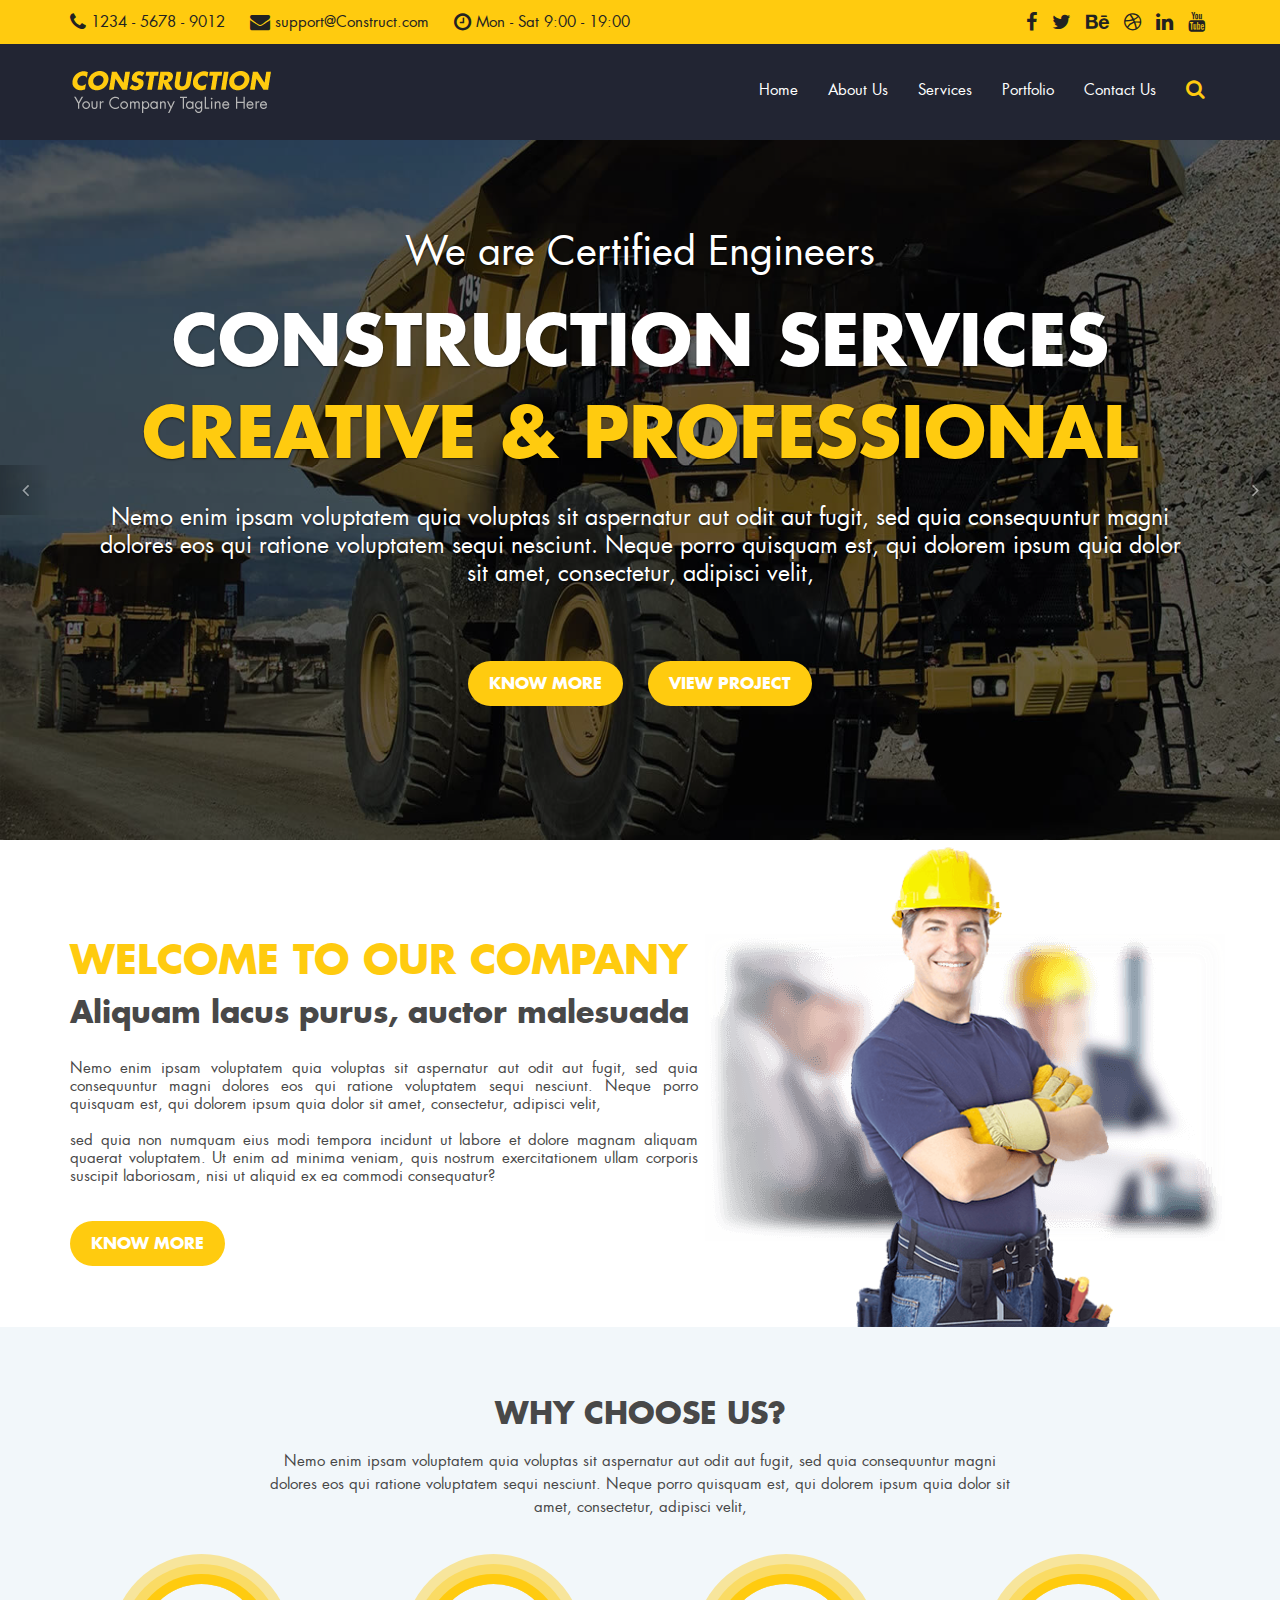
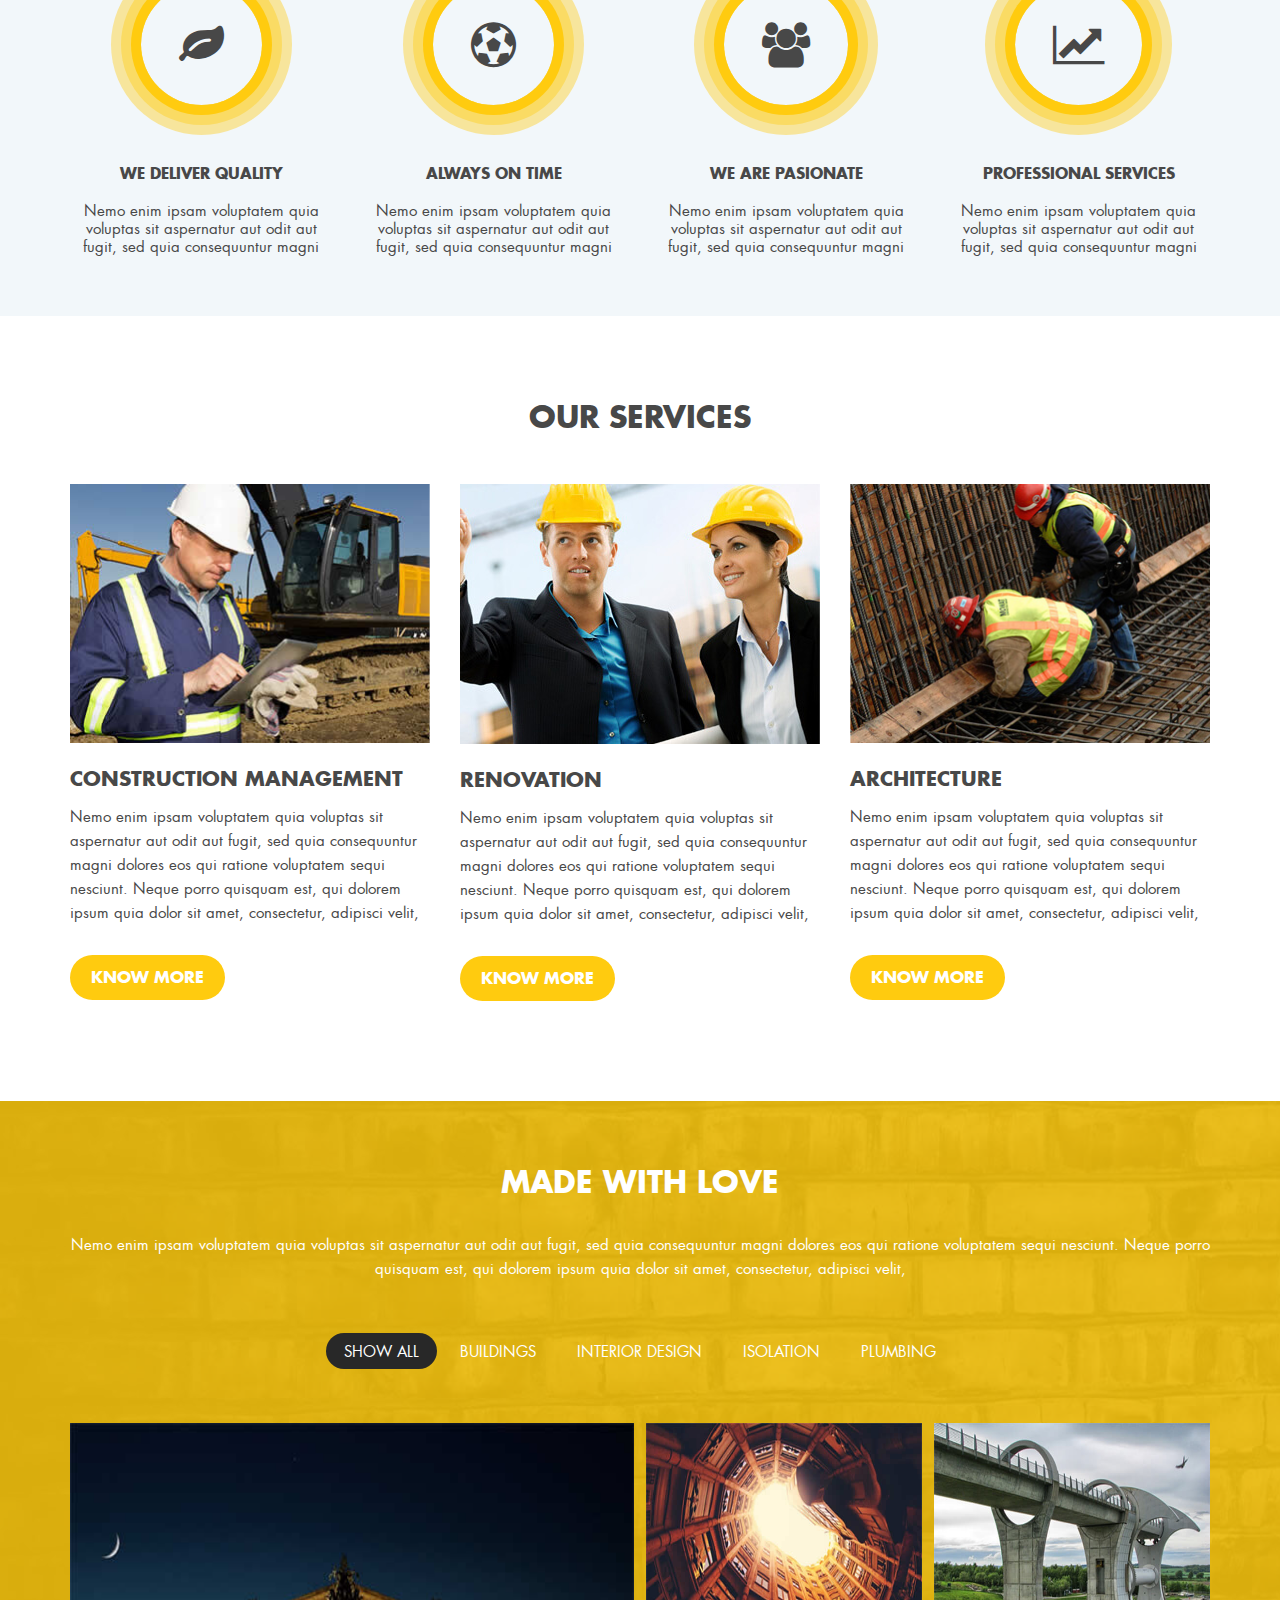
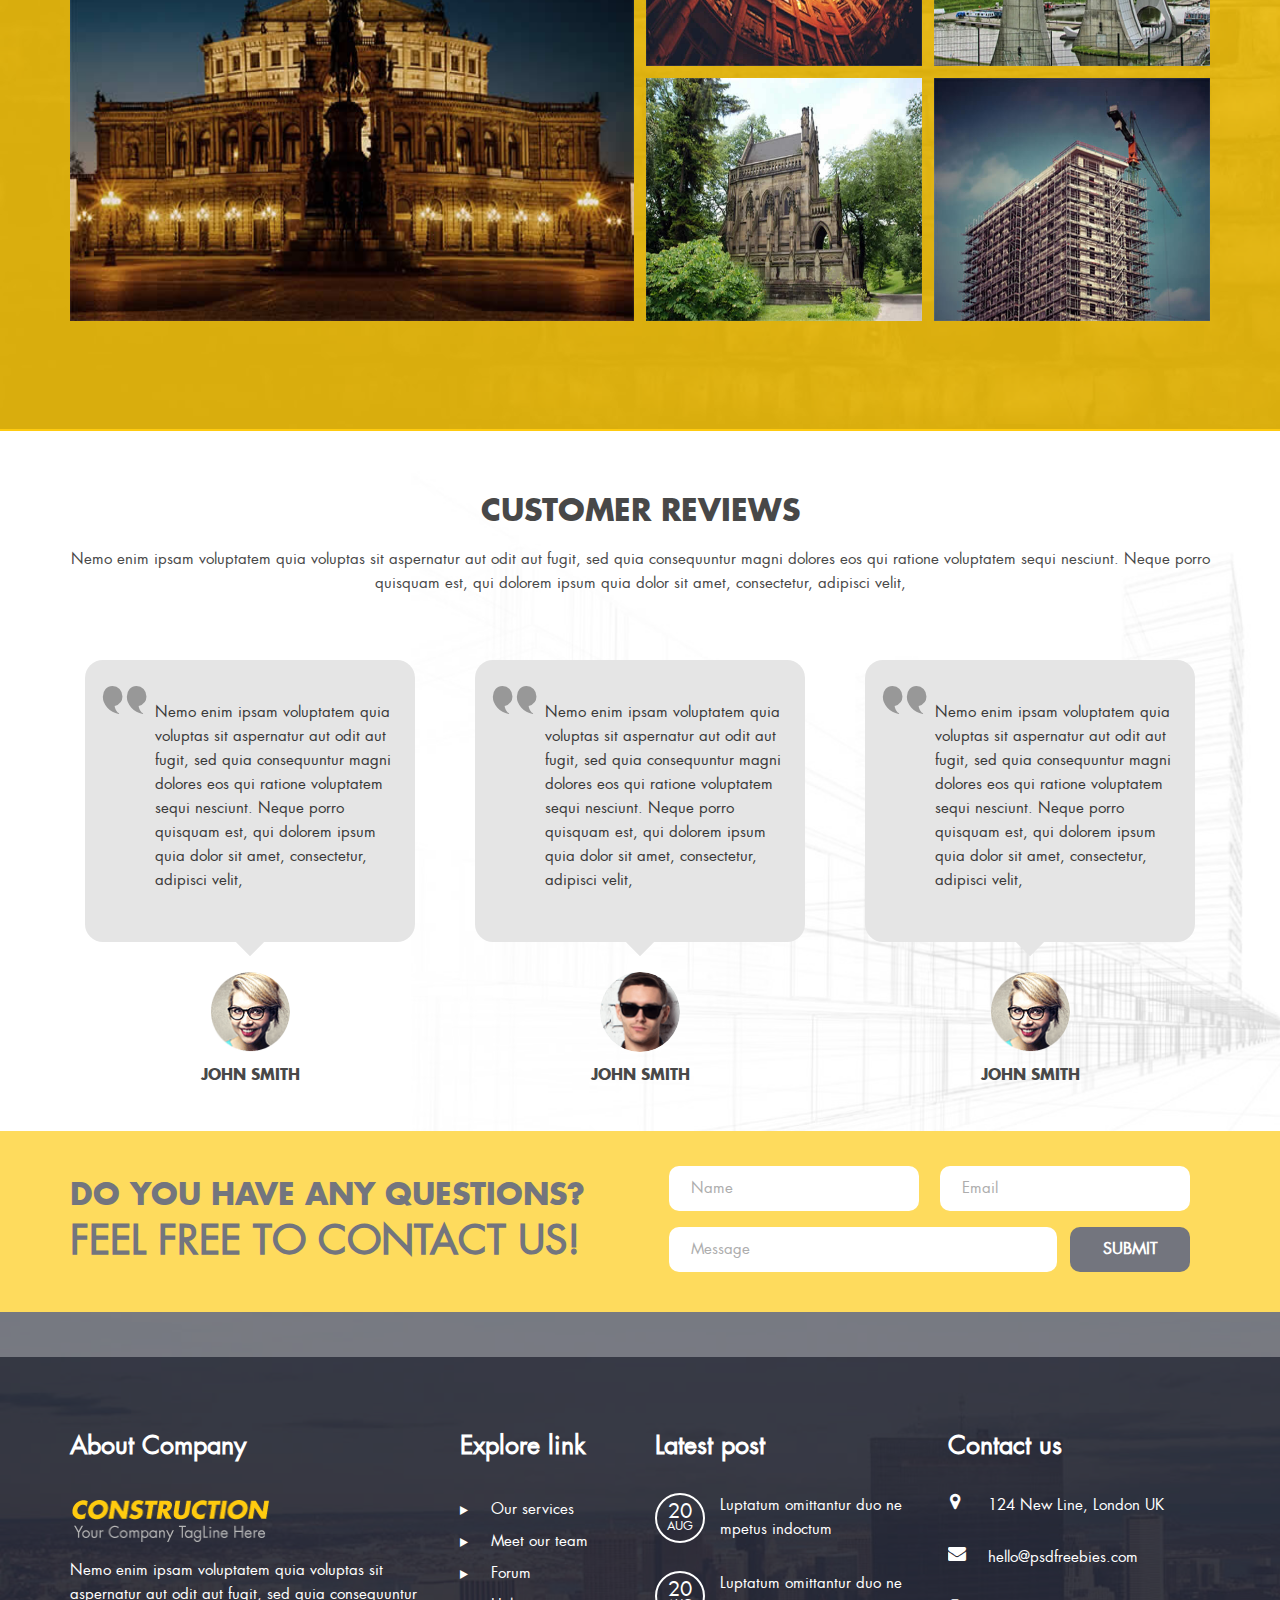
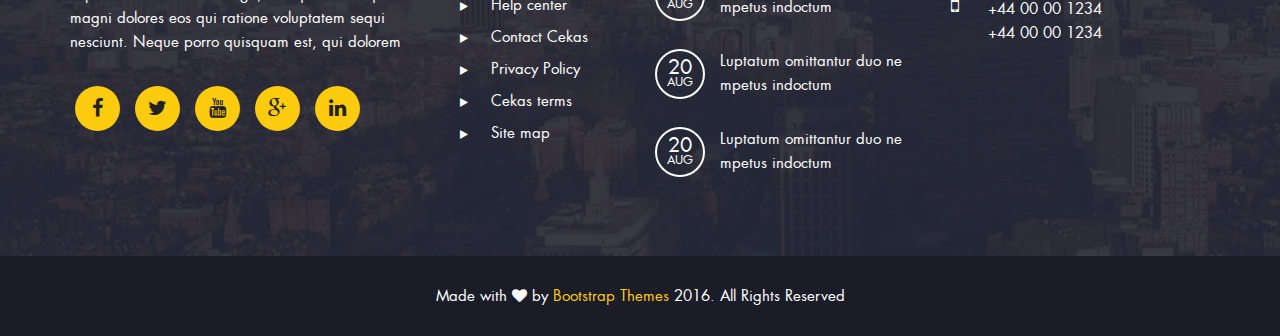
<file: template7/index.html>
<!DOCTYPE html>
<!--[if IE 8]> <html lang="en" class="ie8"> <![endif]-->
<!--[if !IE]><!--> <html lang="en"> <!--<![endif]-->
    <head>
        <meta charset="utf-8">
        <title>Construction - Free HTML Bootstrap Template</title>
        <!-- Mobile Specific Meta -->
        <meta name="viewport" content="width=device-width, initial-scale=1, maximum-scale=1">
        <!-- Custom Fonts -->
        <link rel="stylesheet" href="custom-font/fonts.css" />
        <!-- Bootstrap -->
        <link rel="stylesheet" href="css/bootstrap.min.css" />
        <!-- Font Awesome -->
        <link rel="stylesheet" href="css/font-awesome.min.css" />
        <!-- Bootsnav -->
        <link rel="stylesheet" href="css/bootsnav.css">
        <!-- Fancybox -->
        <link rel="stylesheet" type="text/css" href="css/jquery.fancybox.css?v=2.1.5" media="screen" />	
        <!-- Custom stylesheet -->
        <link rel="stylesheet" href="css/custom.css" />
        <!--[if lt IE 9]>
                <script src="http://html5shim.googlecode.com/svn/trunk/html5.js"></script>
        <![endif]-->
    </head>
    <body>

        <!-- Preloader -->

        <div id="loading">
            <div id="loading-center">
                <div id="loading-center-absolute">
                    <div class="object"></div>
                    <div class="object"></div>
                    <div class="object"></div>
                    <div class="object"></div>
                    <div class="object"></div>
                    <div class="object"></div>
                    <div class="object"></div>
                    <div class="object"></div>
                    <div class="object"></div>
                    <div class="object"></div>
                </div>
            </div>
        </div>

        <!--End off Preloader -->

        <!-- Header -->
        <header>
            <!-- Top Navbar -->
            <div class="top_nav">
                <div class="container">
                    <ul class="list-inline info">
                        <li><a href="#"><span class="fa fa-phone"></span> 1234 - 5678 - 9012</a></li>
                        <li><a href="#"><span class="fa fa-envelope"></span> support@Construct.com</a></li>
                        <li><a href="#"><span class="fa fa-clock-o"></span> Mon - Sat 9:00 - 19:00</a></li>
                    </ul>
                    <ul class="list-inline social_icon">
                        <li><a href=""><span class="fa fa-facebook"></span></a></li>
                        <li><a href=""><span class="fa fa-twitter"></span></a></li>
                        <li><a href=""><span class="fa fa-behance"></span></a></li>
                        <li><a href=""><span class="fa fa-dribbble"></span></a></li>
                        <li><a href=""><span class="fa fa-linkedin"></span></a></li>
                        <li><a href=""><span class="fa fa-youtube"></span></a></li>
                    </ul>			
                </div>
            </div><!-- Top Navbar end -->

            <!-- Navbar -->
            <nav class="navbar bootsnav">
                <!-- Top Search -->
                <div class="top-search">
                    <div class="container">
                        <div class="input-group">
                            <span class="input-group-addon"><i class="fa fa-search"></i></span>
                            <input type="text" class="form-control" placeholder="Search">
                            <span class="input-group-addon close-search"><i class="fa fa-times"></i></span>
                        </div>
                    </div>
                </div>

                <div class="container">
                    <!-- Atribute Navigation -->
                    <div class="attr-nav">
                        <ul>
                            <li class="search"><a href="#"><i class="fa fa-search"></i></a></li>
                        </ul>
                    </div>
                    <!-- Header Navigation -->
                    <div class="navbar-header">
                        <button type="button" class="navbar-toggle" data-toggle="collapse" data-target="#navbar-menu">
                            <i class="fa fa-bars"></i>
                        </button>
                        <a class="navbar-brand" href=""><img class="logo" src="images/logo.png" alt=""></a>
                    </div>
                    <!-- Navigation -->
                    <div class="collapse navbar-collapse" id="navbar-menu">
                        <ul class="nav navbar-nav menu">
                            <li><a href="">Home</a></li>                    
                            <li><a href="#about">About Us</a></li>
                            <li><a href="#services">Services</a></li>
                            <li><a href="#portfolio">Portfolio</a></li>
                            <li><a href="#contact_form">Contact Us</a></li>
                        </ul>
                    </div>
                </div>   
            </nav><!-- Navbar end -->
        </header><!-- Header end -->


        <section id="home" class="home">
            <!-- Carousel -->
            <div id="carousel" class="carousel slide" data-ride="carousel">
                <!-- Carousel-inner -->
                <div class="carousel-inner" role="listbox">
                    <div class="item active">
                        <img src="images/slider_img.jpg" alt="Construction">
                        <div class="overlay">
                            <div class="carousel-caption">
                                <h3>We are Certified Engineers</h3>
                                <h1>Construction Services</h1>
                                <h1 class="second_heading">Creative & Professional</h1>
                                <p>Nemo enim ipsam voluptatem quia voluptas sit aspernatur aut odit aut fugit, sed quia consequuntur magni dolores eos qui ratione voluptatem sequi nesciunt. Neque porro quisquam est, qui dolorem ipsum quia dolor sit amet, consectetur, adipisci velit,</p>
                                <a  class="btn know_btn">know more</a>
                                <a  class="btn know_btn">view project</a>
                            </div>					
                        </div>
                    </div>
                    <div class="item">
                        <img src="images/slider_img2.jpg" alt="Construction">
                        <div class="overlay">
                            <div class="carousel-caption">
                                <h3>We are Certified Engineers</h3>
                                <h1>Construction Services</h1>
                                <h1 class="second_heading">Creative & Professional</h1>
                                <p>Nemo enim ipsam voluptatem quia voluptas sit aspernatur aut odit aut fugit, sed quia consequuntur magni dolores eos qui ratione voluptatem sequi nesciunt. Neque porro quisquam est, qui dolorem ipsum quia dolor sit amet, consectetur, adipisci velit,</p>
                                <a  class="btn know_btn">know more</a>
                                <a  class="btn know_btn">view project</a>
                            </div>					
                        </div>
                    </div>
                    <div class="item">
                        <img src="images/slider_img3.jpg" alt="Construction">
                        <div class="overlay">
                            <div class="carousel-caption">
                                <h3>We are Certified Engineers</h3>
                                <h1>Construction Services</h1>
                                <h1 class="second_heading">Creative & Professional</h1>
                                <p>Nemo enim ipsam voluptatem quia voluptas sit aspernatur aut odit aut fugit, sed quia consequuntur magni dolores eos qui ratione voluptatem sequi nesciunt. Neque porro quisquam est, qui dolorem ipsum quia dolor sit amet, consectetur, adipisci velit,</p>
                                <a  class="btn know_btn">know more</a>
                                <a  class="btn know_btn">view project</a>
                            </div>					
                        </div>
                    </div>
                </div><!-- Carousel-inner end -->



                <!-- Controls -->
                <a class="left carousel-control" href="#carousel" role="button" data-slide="prev">
                    <span class="fa fa-angle-left" aria-hidden="true"></span>
                    <span class="sr-only">Previous</span>
                </a>
                <a class="right carousel-control" href="#carousel" role="button" data-slide="next">
                    <span class="fa fa-angle-right" aria-hidden="true"></span>
                    <span class="sr-only">Next</span>
                </a>
            </div><!-- Carousel end-->

        </section>


        <!-- About -->
        <section id="about">
            <div class="container about_bg">
                <div class="row">
                    <div class="col-lg-7 col-md-6">
                        <div class="about_content">
                            <h2>Welcome to Our Company</h2>
                            <h3>Aliquam lacus purus, auctor malesuada</h3>
                            <p>Nemo enim ipsam voluptatem quia voluptas sit aspernatur aut odit aut fugit, sed quia consequuntur magni dolores eos qui ratione voluptatem sequi nesciunt. Neque porro quisquam est, qui dolorem ipsum quia dolor sit amet, consectetur, adipisci velit,</p>
                            <p>sed quia non numquam eius modi tempora incidunt ut labore et dolore magnam aliquam quaerat voluptatem. Ut enim ad minima veniam, quis nostrum exercitationem ullam corporis suscipit laboriosam, nisi ut aliquid ex ea commodi consequatur? </p>
                            <a  class="btn know_btn">know more</a>
                        </div>
                    </div>
                    <div class="col-lg-3 col-md-6 col-lg-offset-1">
                        <div class="about_banner">
                            <img src="images/man.png" alt="" />
                        </div>
                    </div>
                </div>
            </div>
        </section><!-- About end -->

        <!-- Why us -->
        <section id="why_us">
            <div class="container text-center">
                <div class="row">
                    <div class="col-md-8 col-md-offset-2">
                        <div class="head_title">
                            <h2>WHY CHOOSE US?</h2>
                            <p>Nemo enim ipsam voluptatem quia voluptas sit aspernatur aut odit aut fugit, sed quia consequuntur magni dolores eos qui ratione voluptatem sequi nesciunt. Neque porro quisquam est, qui dolorem ipsum quia dolor sit amet, consectetur, adipisci velit,</p>

                        </div>
                    </div>
                </div>
                <div class="row">
                    <div class="col-md-3 col-sm-6">
                        <div class="why_us_item">
                            <span class="fa fa-leaf"></span>
                            <h4>We deliver quality</h4>
                            <p>Nemo enim ipsam voluptatem quia voluptas sit aspernatur aut odit aut fugit, sed quia consequuntur magni </p>
                        </div>
                    </div>
                    <div class="col-md-3 col-sm-6">
                        <div class="why_us_item">
                            <span class="fa fa-futbol-o"></span>
                            <h4>Always on time</h4>
                            <p>Nemo enim ipsam voluptatem quia voluptas sit aspernatur aut odit aut fugit, sed quia consequuntur magni</p>
                        </div>
                    </div>
                    <div class="col-md-3 col-sm-6">
                        <div class="why_us_item">
                            <span class="fa fa-group"></span>
                            <h4>We are pasionate</h4>
                            <p>Nemo enim ipsam voluptatem quia voluptas sit aspernatur aut odit aut fugit, sed quia consequuntur magni</p>
                        </div>
                    </div>
                    <div class="col-md-3 col-sm-6">
                        <div class="why_us_item">
                            <span class="fa fa-line-chart"></span>
                            <h4>Professional Services</h4>
                            <p>Nemo enim ipsam voluptatem quia voluptas sit aspernatur aut odit aut fugit, sed quia consequuntur magni</p>
                        </div>
                    </div>
                </div>
            </div>
        </section><!-- Why us end -->

        <!-- Services -->
        <section id="services">
            <div class="container">
                <h2>OUR SERVICES</h2>
                <div class="row">
                    <div class="col-md-4">
                        <div class="service_item">
                            <img src="images/service_img1.jpg" alt="Our Services" />
                            <h3>CONSTRUCTION MANAGEMENT</h3>
                            <p>Nemo enim ipsam voluptatem quia voluptas sit aspernatur aut odit aut fugit, sed quia consequuntur magni dolores eos qui ratione voluptatem sequi nesciunt. Neque porro quisquam est, qui dolorem ipsum quia dolor sit amet, consectetur, adipisci velit,</p>
                            <a href="#services" class="btn know_btn">know more</a>
                        </div>
                    </div>
                    <div class="col-md-4">
                        <div class="service_item">
                            <img src="images/service_img2.jpg" alt="Our Services" />
                            <h3>RENOVATION</h3>
                            <p>Nemo enim ipsam voluptatem quia voluptas sit aspernatur aut odit aut fugit, sed quia consequuntur magni dolores eos qui ratione voluptatem sequi nesciunt. Neque porro quisquam est, qui dolorem ipsum quia dolor sit amet, consectetur, adipisci velit,</p>
                            <a href="#services" class="btn know_btn">know more</a>
                        </div>
                    </div>
                    <div class="col-md-4">
                        <div class="service_item">
                            <img src="images/service_img3.jpg" alt="Our Services" />
                            <h3>ARCHITECTURE</h3>
                            <p>Nemo enim ipsam voluptatem quia voluptas sit aspernatur aut odit aut fugit, sed quia consequuntur magni dolores eos qui ratione voluptatem sequi nesciunt. Neque porro quisquam est, qui dolorem ipsum quia dolor sit amet, consectetur, adipisci velit,</p>
                            <a href="#services" class="btn know_btn">know more</a>
                        </div>
                    </div>
                </div>
            </div>
        </section><!-- Services end -->

        <!-- Portfolio -->
        <section id="portfolio">
            <div class="container portfolio_area text-center">
                <h2>Made with love</h2>
                <p>Nemo enim ipsam voluptatem quia voluptas sit aspernatur aut odit aut fugit, sed quia consequuntur magni dolores eos qui ratione voluptatem sequi nesciunt. Neque porro quisquam est, qui dolorem ipsum quia dolor sit amet, consectetur, adipisci velit,</p>

                <div id="filters">
                    <button class="button is-checked" data-filter="*">Show All</button>
                    <button class="button" data-filter=".buildings">Buildings</button>
                    <button class="button" data-filter=".interior">Interior Design</button>
                    <button class="button" data-filter=".isolation">Isolation</button>
                    <button class="button" data-filter=".plumbing">Plumbing</button>
                </div>
                <!-- Portfolio grid -->		
                <div class="grid">
                    <div class="grid-sizer"></div>
                    <div class="grid-item grid-item--width2 grid-item--height2 buildings plumbing interior">
                        <img alt="" src="images/highligh_img.jpg" >
                        <div class="portfolio_hover_area">
                            <a class="fancybox" href="images/highligh_img.jpg" data-fancybox-group="gallery" title="Lorem ipsum dolor sit amet"><span class="fa fa-search"></span></a>
                            <a href="#"><span class="fa fa-link"></span></a>
                        </div>  
                    </div>

                    <div class="grid-item buildings interior isolation">
                        <img alt="" src="images/portfolio1.jpg" >
                        <div class="portfolio_hover_area">
                            <a class="fancybox" href="images/portfolio1.jpg" data-fancybox-group="gallery" title="Lorem ipsum dolor sit amet"><span class="fa fa-search"></span></a>
                            <a href="#"><span class="fa fa-link"></span></a>
                        </div>   
                    </div>

                    <div class="grid-item interior plumbing isolation">
                        <img alt="" src="images/portfolio2.jpg" >
                        <div class="portfolio_hover_area">
                            <a class="fancybox" href="images/portfolio2.jpg" data-fancybox-group="gallery" title="Lorem ipsum dolor sit amet"><span class="fa fa-search"></span></a>
                            <a href="#"><span class="fa fa-link"></span></a>
                        </div>  
                    </div>

                    <div class="grid-item isolation buildings">
                        <img alt="" src="images/portfolio3.jpg" >
                        <div class="portfolio_hover_area">
                            <a class="fancybox" href="images/portfolio3.jpg" data-fancybox-group="gallery" title="Lorem ipsum dolor sit amet"><span class="fa fa-search"></span></a>
                            <a href="#"><span class="fa fa-link"></span></a>
                        </div>  
                    </div>

                    <div class="grid-item plumbing isolation">
                        <img alt="" src="images/portfolio4.jpg" >
                        <div class="portfolio_hover_area">
                            <a class="fancybox" href="images/portfolio4.jpg" data-fancybox-group="gallery" title="Lorem ipsum dolor sit amet"><span class="fa fa-search"></span></a>
                            <a href="#"><span class="fa fa-link"></span></a>
                        </div>  
                    </div>
                </div><!-- Portfolio grid end -->
            </div>
        </section><!-- Portfolio end -->

        <!-- Testimonial -->
        <section id="testimonial">
            <div class="container text-center testimonial_area">
                <h2>Customer Reviews</h2>
                <p>Nemo enim ipsam voluptatem quia voluptas sit aspernatur aut odit aut fugit, sed quia consequuntur magni dolores eos qui ratione voluptatem sequi nesciunt. Neque porro quisquam est, qui dolorem ipsum quia dolor sit amet, consectetur, adipisci velit,</p>

                <div class="row">
                    <div class="col-md-4">
                        <div class="testimonial_item">
                            <div class="testimonial_content text-left">
                                <p>Nemo enim ipsam voluptatem quia voluptas sit aspernatur aut odit aut fugit, sed quia consequuntur magni dolores eos qui ratione voluptatem sequi nesciunt. Neque porro quisquam est, qui dolorem ipsum quia dolor sit amet, consectetur, adipisci velit,</p>
                            </div>
                            <img src="images/testimonial_img1.png" alt="Testimonial" />
                            <p class="worker_name">john smith</p>
                        </div>
                    </div>
                    <div class="col-md-4">
                        <div class="testimonial_item">
                            <div class="testimonial_content">
                                <p>Nemo enim ipsam voluptatem quia voluptas sit aspernatur aut odit aut fugit, sed quia consequuntur magni dolores eos qui ratione voluptatem sequi nesciunt. Neque porro quisquam est, qui dolorem ipsum quia dolor sit amet, consectetur, adipisci velit,</p>
                            </div>
                            <img src="images/testimonial_img2.png" alt="Testimonial" />
                            <p class="worker_name">john smith</p>
                        </div>
                    </div>
                    <div class="col-md-4">
                        <div class="testimonial_item">
                            <div class="testimonial_content">
                                <p>Nemo enim ipsam voluptatem quia voluptas sit aspernatur aut odit aut fugit, sed quia consequuntur magni dolores eos qui ratione voluptatem sequi nesciunt. Neque porro quisquam est, qui dolorem ipsum quia dolor sit amet, consectetur, adipisci velit,</p>
                            </div>
                            <img src="images/testimonial_img1.png" alt="Testimonial" />
                            <p class="worker_name">john smith</p>
                        </div>
                    </div>
                </div>
            </div>
        </section><!-- Testimonial end -->

        <!-- Contact form -->
        <section id="contact_form">
            <div class="container">
                <div class="row">
                    <div class="col-md-6">
                        <h2>Do you have any questions?</h2>
                        <h2 class="second_heading">Feel free to contact us!</h2>
                    </div>
                    <form role="form" class="form-inline text-right col-md-6" >
                        <div class="form-group">
                            <input type="text" class="form-control" id="name" placeholder="Name">
                        </div>
                        <div class="form-group">
                            <input type="email" class="form-control" id="email" placeholder="Email">
                        </div>
                        <div class="form-group">
                            <textarea class="form-control" rows="5" id="msg" placeholder="Message"></textarea>
                        </div>
                        <button type="submit" class="btn submit_btn">Submit</button>
                    </form>				
                </div>
            </div>
        </section><!-- Contact form end -->

        <!-- Footer -->
        <footer>
            <!-- Footer top -->
            <div class="container footer_top">
                <div class="row">
                    <div class="col-lg-4 col-sm-7">
                        <div class="footer_item">
                            <h4>About Company</h4>
                            <img class="logo" src="images/logo.png" alt="Construction" />
                            <p>Nemo enim ipsam voluptatem quia voluptas sit aspernatur aut odit aut fugit, sed quia consequuntur magni dolores eos qui ratione voluptatem sequi nesciunt. Neque porro quisquam est, qui dolorem</p>

                            <ul class="list-inline footer_social_icon">
                                <li><a href=""><span class="fa fa-facebook"></span></a></li>
                                <li><a href=""><span class="fa fa-twitter"></span></a></li>
                                <li><a href=""><span class="fa fa-youtube"></span></a></li>
                                <li><a href=""><span class="fa fa-google-plus"></span></a></li>
                                <li><a href=""><span class="fa fa-linkedin"></span></a></li>
                            </ul>
                        </div>
                    </div>
                    <div class="col-lg-2 col-sm-5">
                        <div class="footer_item">
                            <h4>Explore link</h4>
                            <ul class="list-unstyled footer_menu">
                                <li><a href=""><span class="fa fa-play"></span> Our services</a>
                                <li><a href=""><span class="fa fa-play"></span> Meet our team</a>
                                <li><a href=""><span class="fa fa-play"></span> Forum</a>
                                <li><a href=""><span class="fa fa-play"></span> Help center</a>
                                <li><a href=""><span class="fa fa-play"></span> Contact Cekas</a>
                                <li><a href=""><span class="fa fa-play"></span> Privacy Policy</a>
                                <li><a href=""><span class="fa fa-play"></span> Cekas terms</a>
                                <li><a href=""><span class="fa fa-play"></span> Site map</a>
                            </ul>
                        </div>
                    </div>
                    <div class="col-lg-3 col-sm-7">
                        <div class="footer_item">
                            <h4>Latest post</h4>
                            <ul class="list-unstyled post">
                                <li><a href=""><span class="date">20 <small>AUG</small></span>  Luptatum omittantur duo ne mpetus indoctum</a></li>
                                <li><a href=""><span class="date">20 <small>AUG</small></span>  Luptatum omittantur duo ne mpetus indoctum</a></li>
                                <li><a href=""><span class="date">20 <small>AUG</small></span>  Luptatum omittantur duo ne mpetus indoctum</a></li>
                                <li><a href=""><span class="date">20 <small>AUG</small></span>  Luptatum omittantur duo ne mpetus indoctum</a></li>
                            </ul>
                        </div>
                    </div>
                    <div class="col-lg-3 col-sm-5">
                        <div class="footer_item">
                            <h4>Contact us</h4>
                            <ul class="list-unstyled footer_contact">
                                <li><a href=""><span class="fa fa-map-marker"></span> 124 New Line, London UK</a></li>
                                <li><a href=""><span class="fa fa-envelope"></span> hello@psdfreebies.com</a></li>
                                <li><a href=""><span class="fa fa-mobile"></span><p>+44 00 00 1234 <br />+44 00 00 1234</p></a></li>
                            </ul>
                        </div>
                    </div>
                </div>
            </div><!-- Footer top end -->

            <!-- Footer bottom -->
            <div class="footer_bottom text-center">
                <p class="wow fadeInRight">
                    Made with 
                    <i class="fa fa-heart"></i>
                    by 
                    <a target="_blank" href="http://bootstrapthemes.co">Bootstrap Themes</a> 
                    2016. All Rights Reserved
                </p>
            </div><!-- Footer bottom end -->
        </footer><!-- Footer end -->

        <!-- JavaScript -->
        <script src="js/jquery-1.12.1.min.js"></script>
        <script src="js/bootstrap.min.js"></script>

        <!-- Bootsnav js -->
        <script src="js/bootsnav.js"></script>

        <!-- JS Implementing Plugins -->
        <script src="js/isotope.js"></script>
        <script src="js/isotope-active.js"></script>
        <script src="js/jquery.fancybox.js?v=2.1.5"></script>

        <script src="js/jquery.scrollUp.min.js"></script>

        <script src="js/main.js"></script>
    </body>	
</html>
</file>
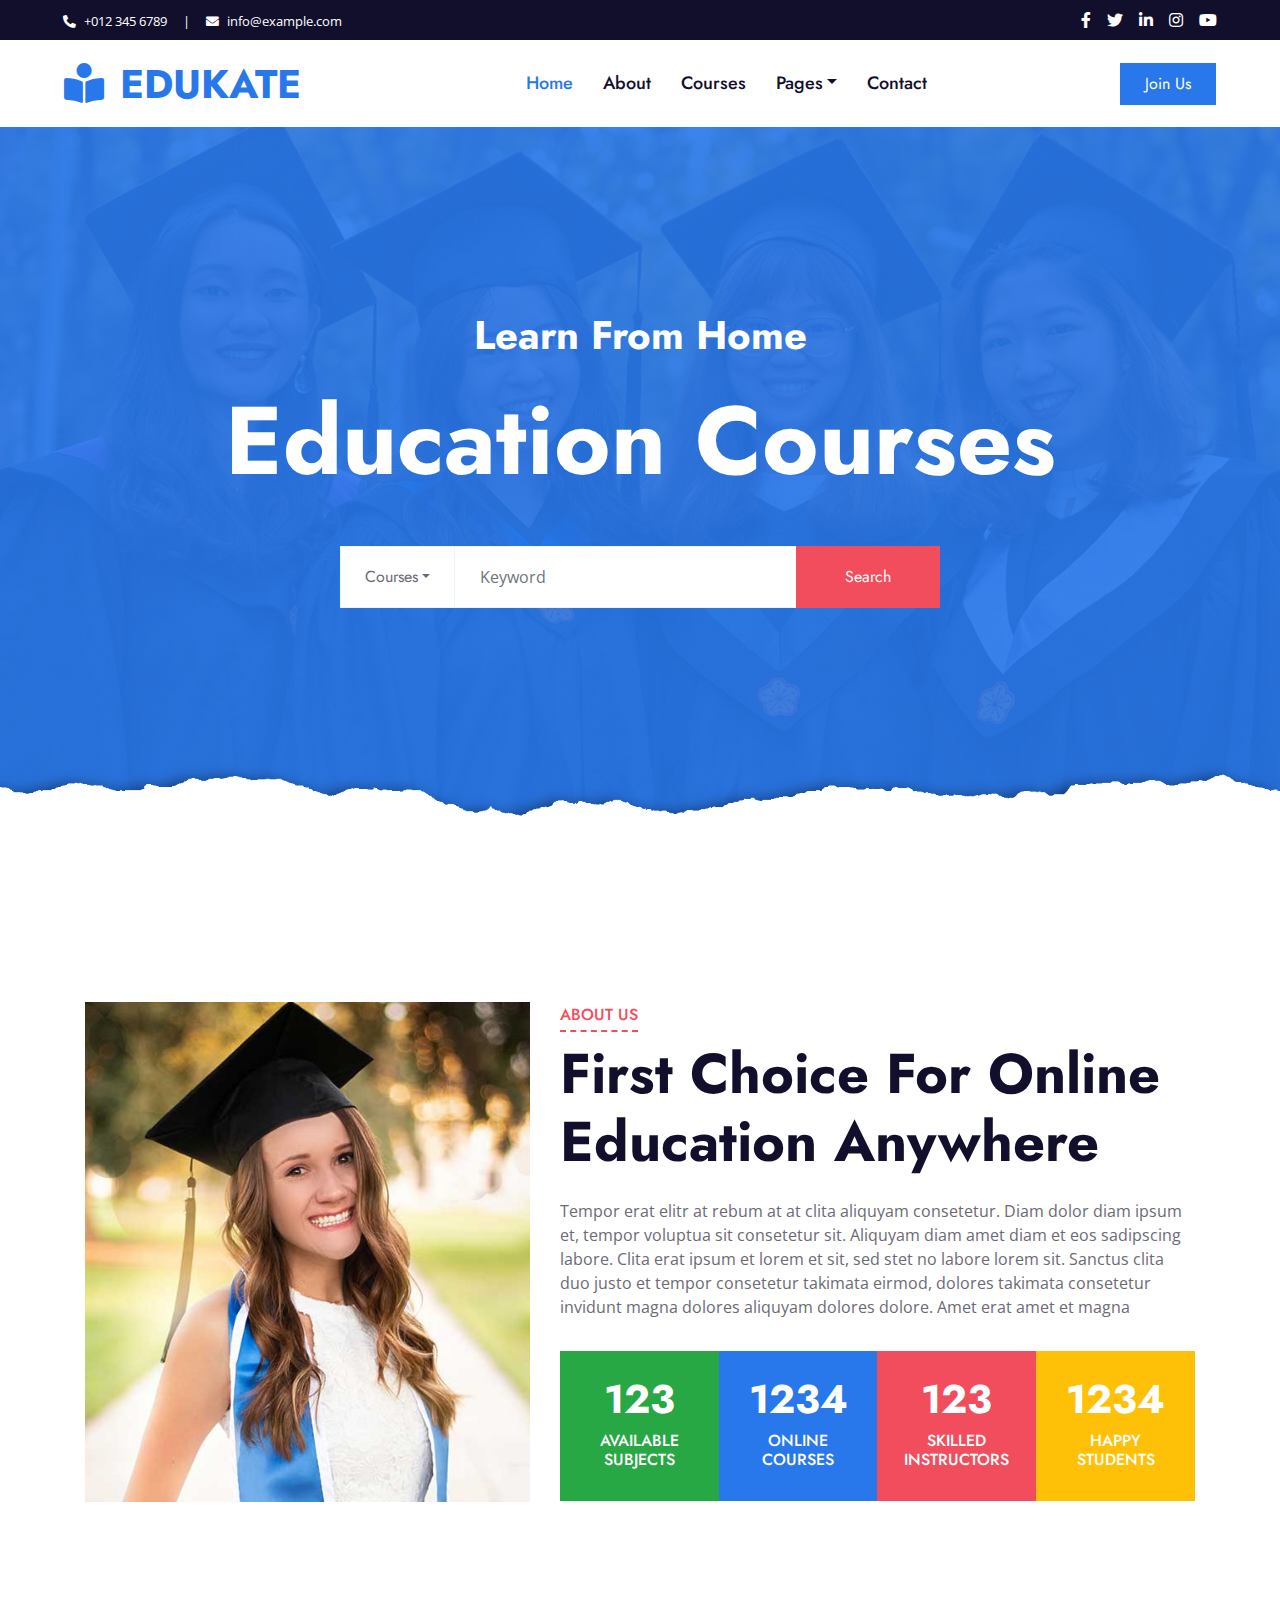
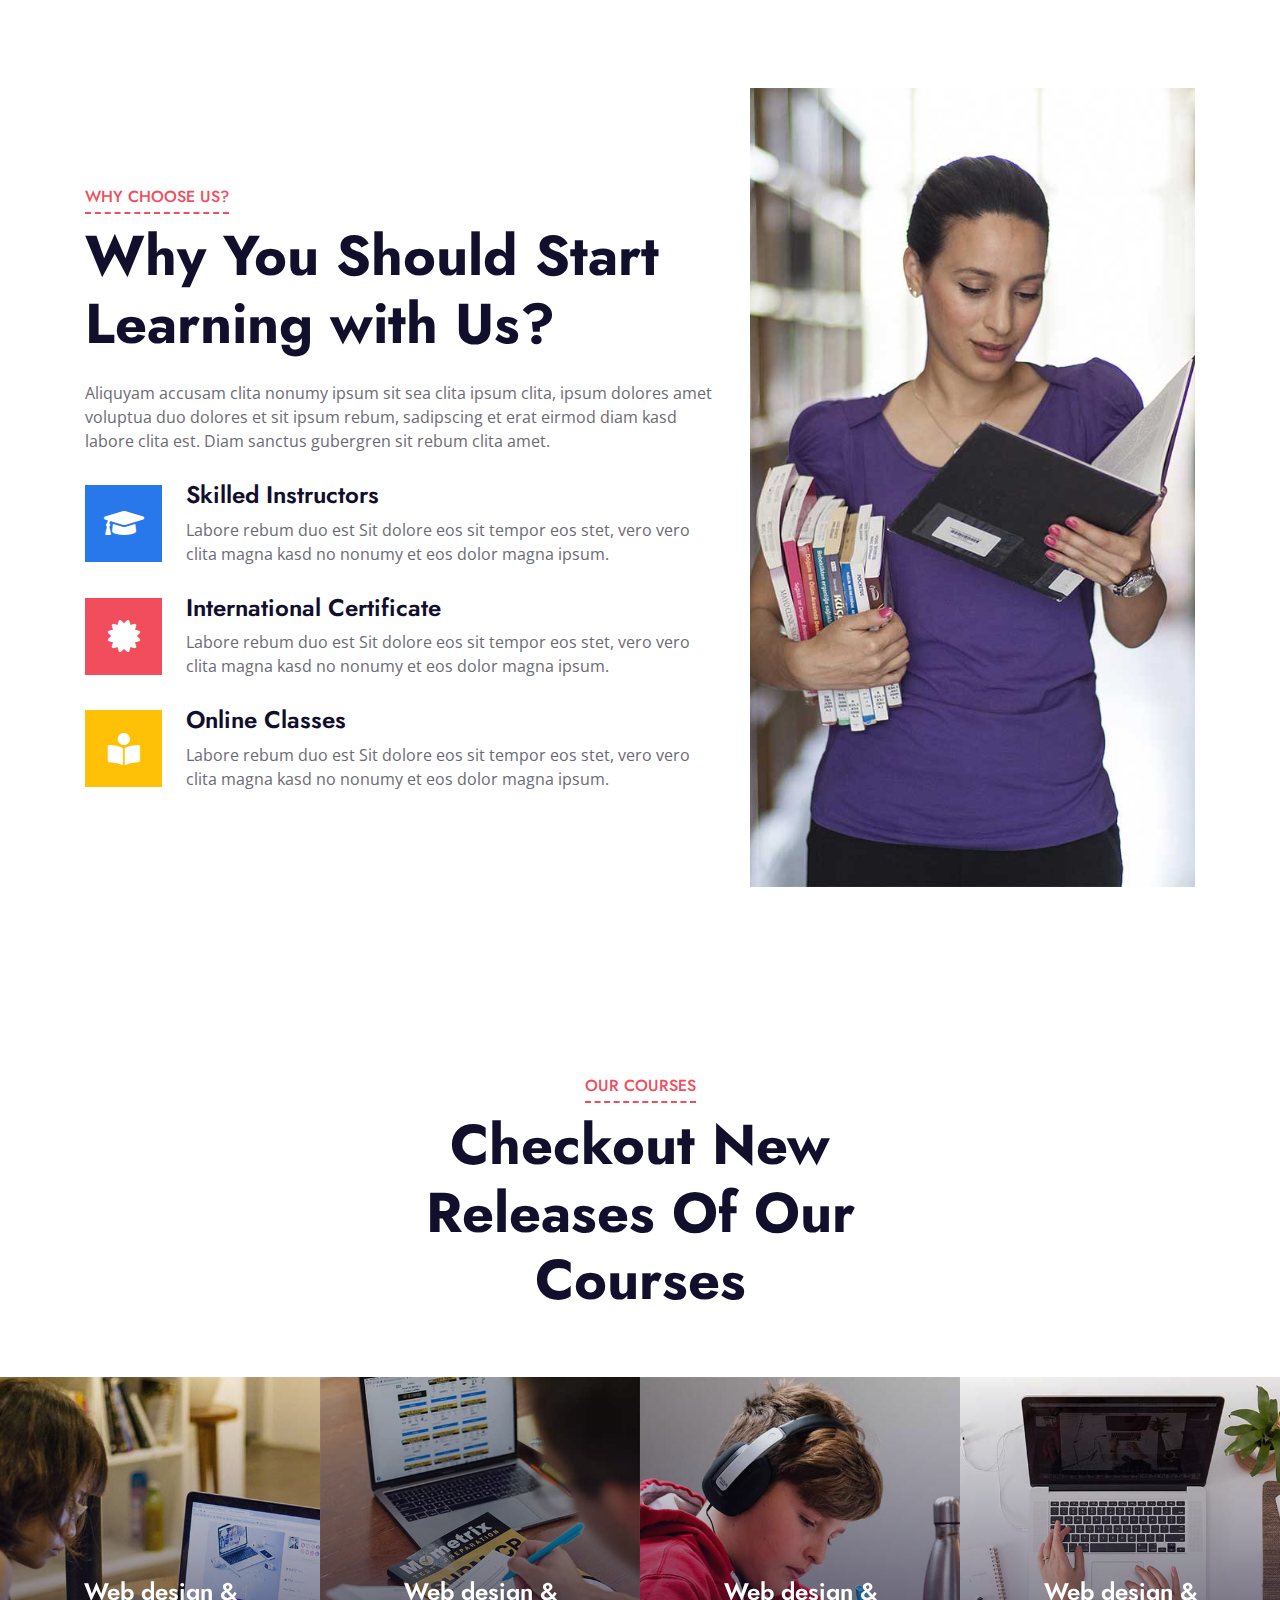
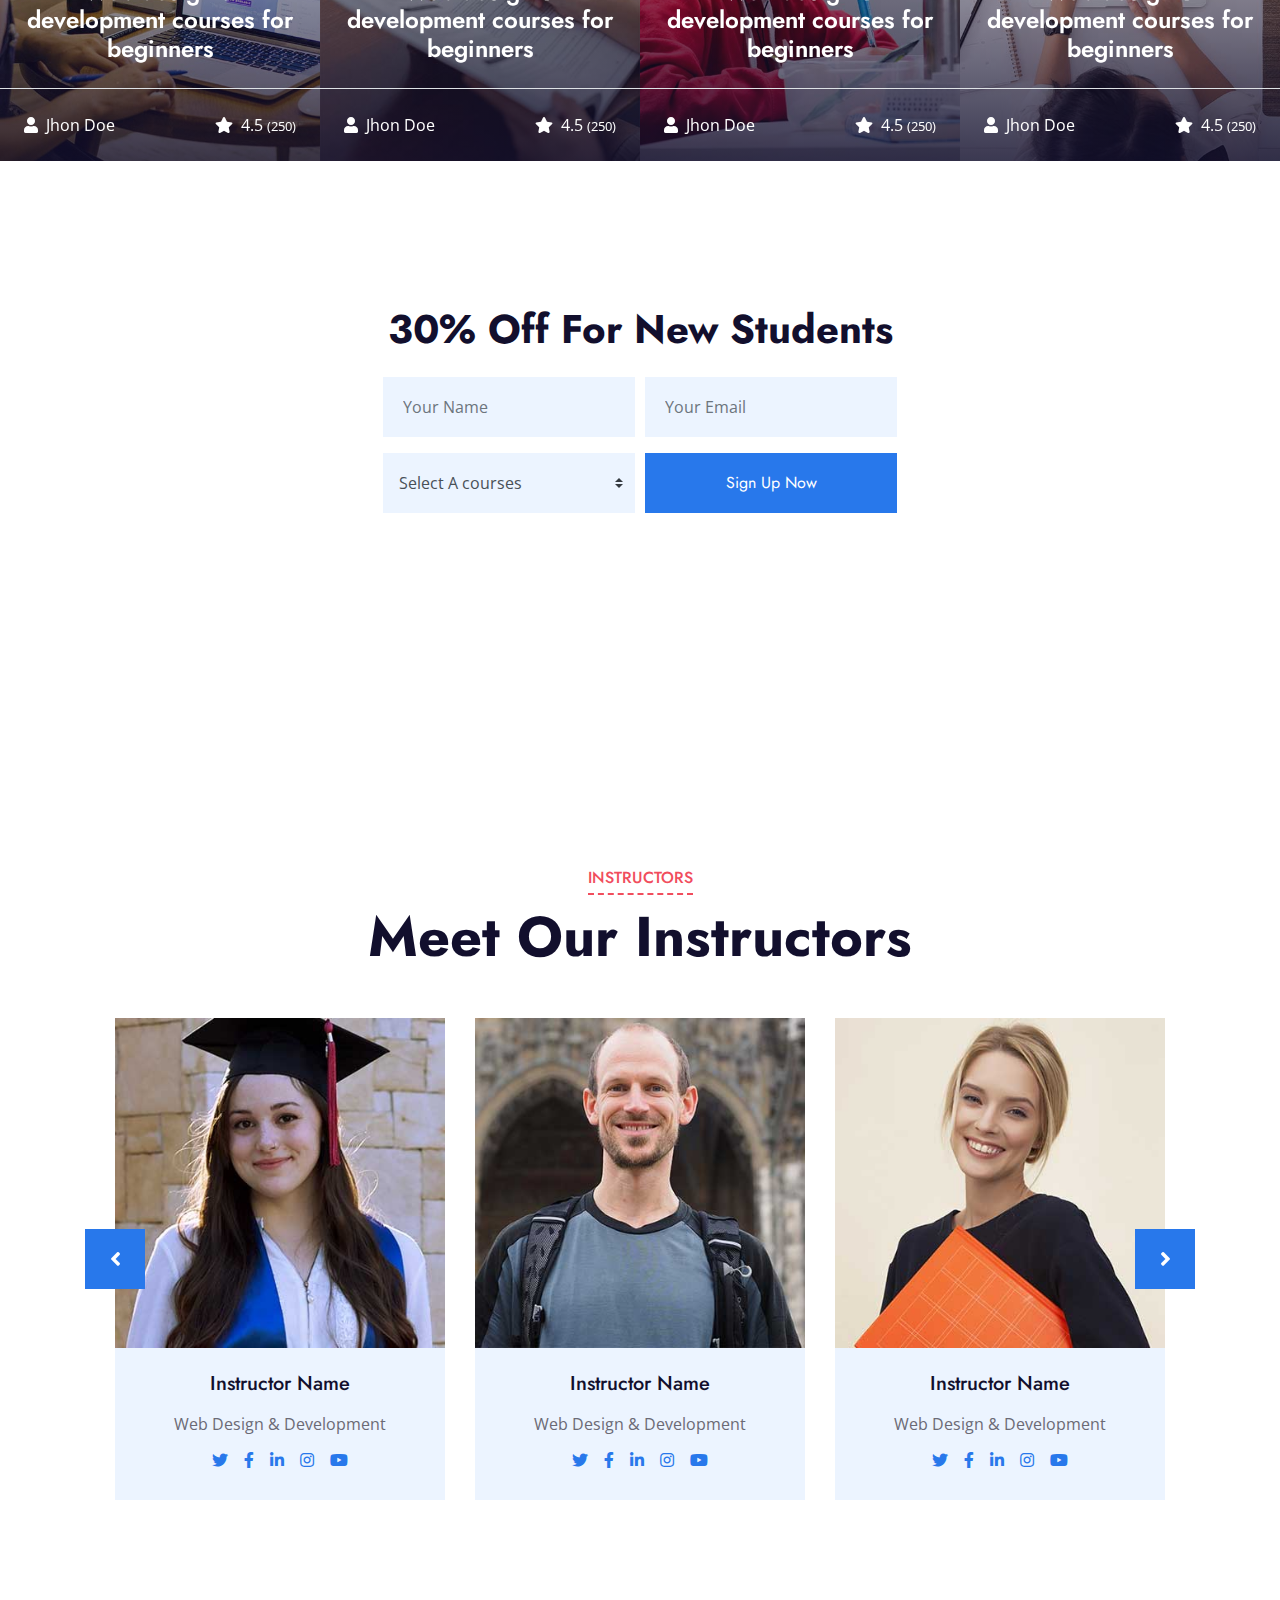
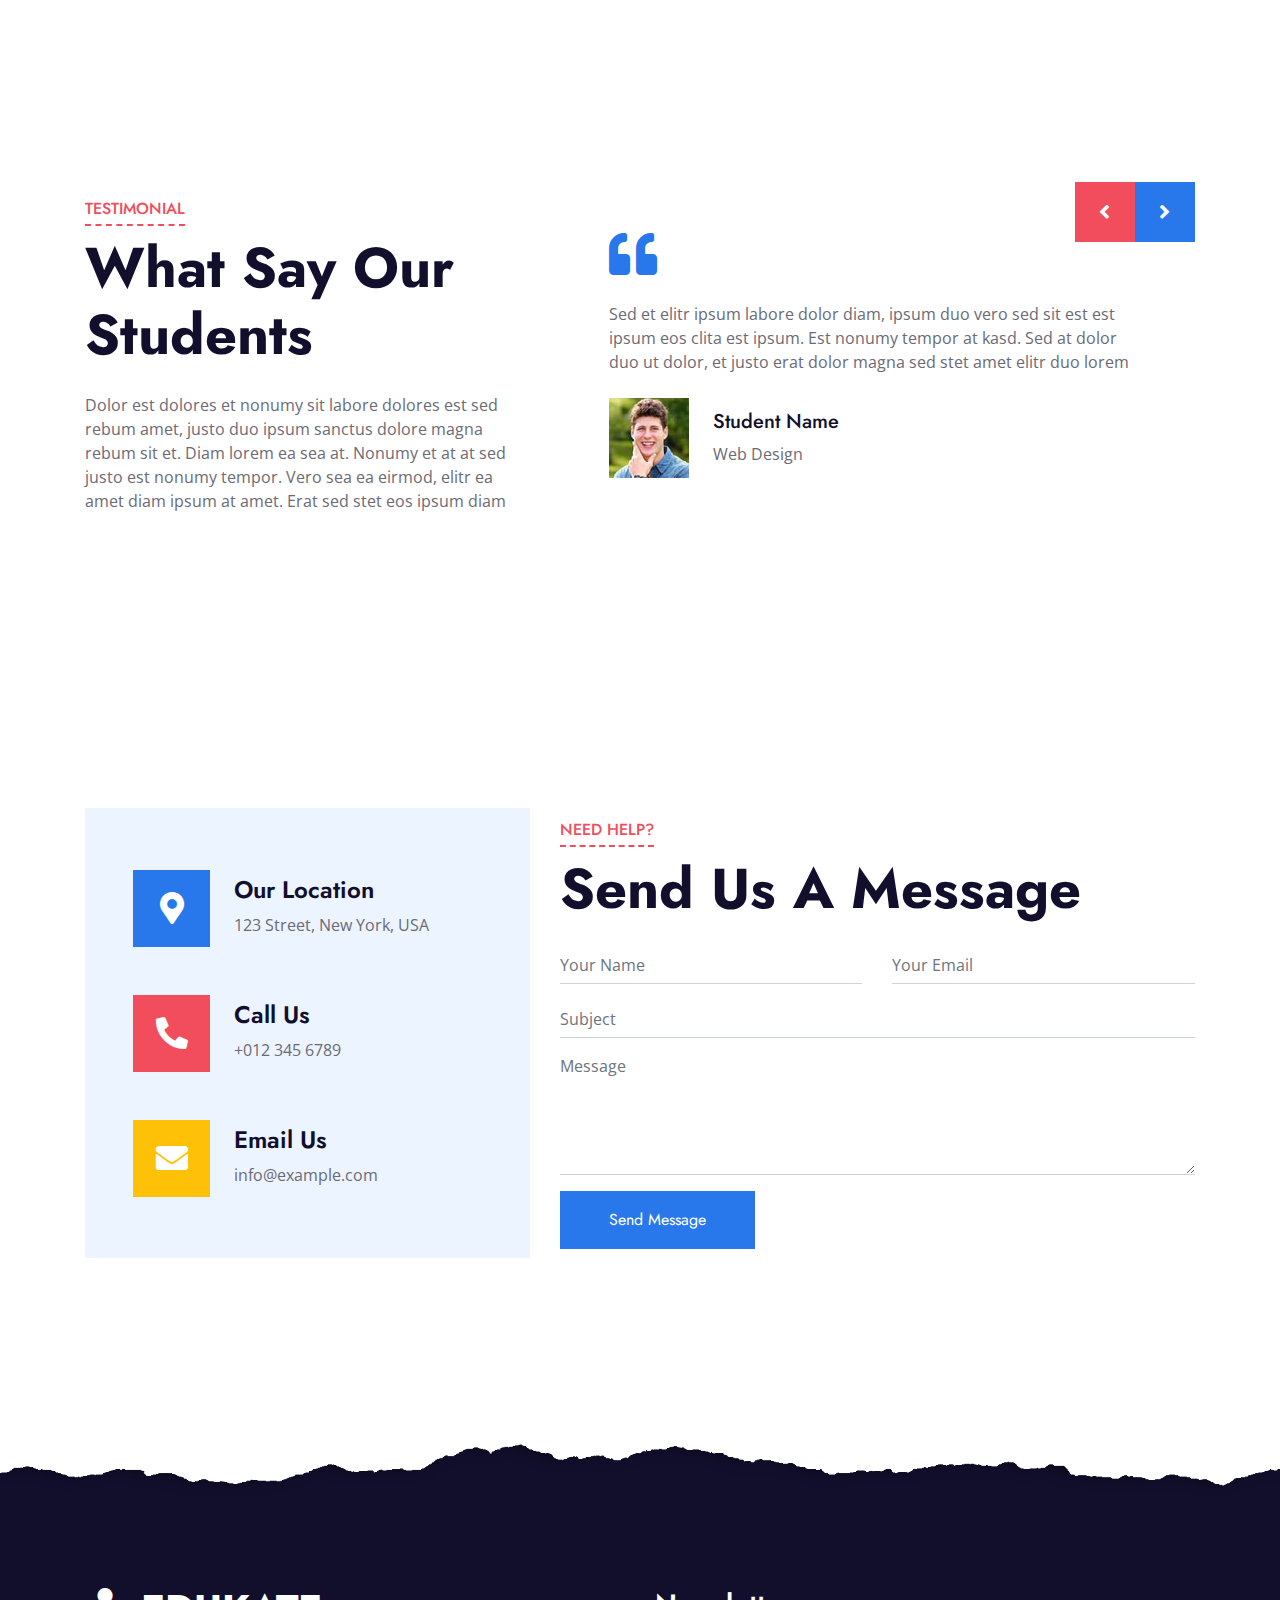
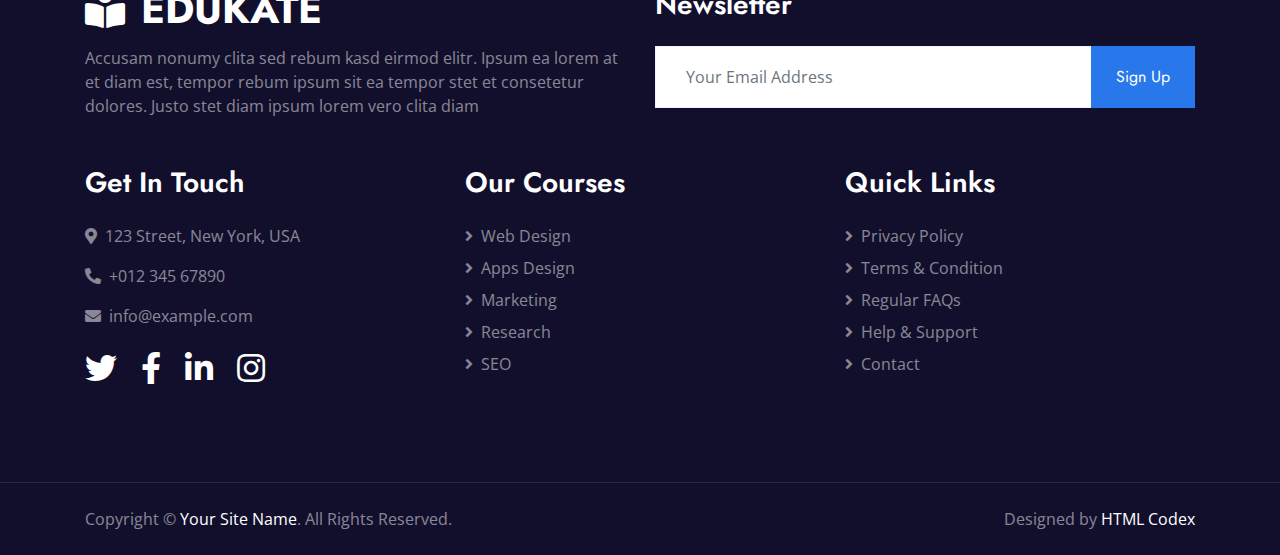
<file: temp3/online-education-website-template/index.html>
<!DOCTYPE html>
<html lang="en">

<head>
    <meta charset="utf-8">
    <title>Edukate - Online Education Website Template</title>
    <meta content="width=device-width, initial-scale=1.0" name="viewport">
    <meta content="Free HTML Templates" name="keywords">
    <meta content="Free HTML Templates" name="description">

    <!-- Favicon -->
    <link href="img/favicon.ico" rel="icon">

    <!-- Google Web Fonts -->
    <link rel="preconnect" href="https://fonts.gstatic.com">
    <link href="https://fonts.googleapis.com/css2?family=Jost:wght@500;600;700&family=Open+Sans:wght@400;600&display=swap" rel="stylesheet"> 

    <!-- Font Awesome -->
    <link href="https://cdnjs.cloudflare.com/ajax/libs/font-awesome/5.10.0/css/all.min.css" rel="stylesheet">

    <!-- Libraries Stylesheet -->
    <link href="lib/owlcarousel/assets/owl.carousel.min.css" rel="stylesheet">

    <!-- Customized Bootstrap Stylesheet -->
    <link href="css/style.css" rel="stylesheet">
</head>

<body>
    <!-- Topbar Start -->
    <div class="container-fluid bg-dark">
        <div class="row py-2 px-lg-5">
            <div class="col-lg-6 text-center text-lg-left mb-2 mb-lg-0">
                <div class="d-inline-flex align-items-center text-white">
                    <small><i class="fa fa-phone-alt mr-2"></i>+012 345 6789</small>
                    <small class="px-3">|</small>
                    <small><i class="fa fa-envelope mr-2"></i>info@example.com</small>
                </div>
            </div>
            <div class="col-lg-6 text-center text-lg-right">
                <div class="d-inline-flex align-items-center">
                    <a class="text-white px-2" href="">
                        <i class="fab fa-facebook-f"></i>
                    </a>
                    <a class="text-white px-2" href="">
                        <i class="fab fa-twitter"></i>
                    </a>
                    <a class="text-white px-2" href="">
                        <i class="fab fa-linkedin-in"></i>
                    </a>
                    <a class="text-white px-2" href="">
                        <i class="fab fa-instagram"></i>
                    </a>
                    <a class="text-white pl-2" href="">
                        <i class="fab fa-youtube"></i>
                    </a>
                </div>
            </div>
        </div>
    </div>
    <!-- Topbar End -->


    <!-- Navbar Start -->
    <div class="container-fluid p-0">
        <nav class="navbar navbar-expand-lg bg-white navbar-light py-3 py-lg-0 px-lg-5">
            <a href="index.html" class="navbar-brand ml-lg-3">
                <h1 class="m-0 text-uppercase text-primary"><i class="fa fa-book-reader mr-3"></i>Edukate</h1>
            </a>
            <button type="button" class="navbar-toggler" data-toggle="collapse" data-target="#navbarCollapse">
                <span class="navbar-toggler-icon"></span>
            </button>
            <div class="collapse navbar-collapse justify-content-between px-lg-3" id="navbarCollapse">
                <div class="navbar-nav mx-auto py-0">
                    <a href="index.html" class="nav-item nav-link active">Home</a>
                    <a href="about.html" class="nav-item nav-link">About</a>
                    <a href="course.html" class="nav-item nav-link">Courses</a>
                    <div class="nav-item dropdown">
                        <a href="#" class="nav-link dropdown-toggle" data-toggle="dropdown">Pages</a>
                        <div class="dropdown-menu m-0">
                            <a href="detail.html" class="dropdown-item">Course Detail</a>
                            <a href="feature.html" class="dropdown-item">Our Features</a>
                            <a href="team.html" class="dropdown-item">Instructors</a>
                            <a href="testimonial.html" class="dropdown-item">Testimonial</a>
                        </div>
                    </div>
                    <a href="contact.html" class="nav-item nav-link">Contact</a>
                </div>
                <a href="" class="btn btn-primary py-2 px-4 d-none d-lg-block">Join Us</a>
            </div>
        </nav>
    </div>
    <!-- Navbar End -->


    <!-- Header Start -->
    <div class="jumbotron jumbotron-fluid position-relative overlay-bottom" style="margin-bottom: 90px;">
        <div class="container text-center my-5 py-5">
            <h1 class="text-white mt-4 mb-4">Learn From Home</h1>
            <h1 class="text-white display-1 mb-5">Education Courses</h1>
            <div class="mx-auto mb-5" style="width: 100%; max-width: 600px;">
                <div class="input-group">
                    <div class="input-group-prepend">
                        <button class="btn btn-outline-light bg-white text-body px-4 dropdown-toggle" type="button" data-toggle="dropdown"
                            aria-haspopup="true" aria-expanded="false">Courses</button>
                        <div class="dropdown-menu">
                            <a class="dropdown-item" href="#">Courses 1</a>
                            <a class="dropdown-item" href="#">Courses 2</a>
                            <a class="dropdown-item" href="#">Courses 3</a>
                        </div>
                    </div>
                    <input type="text" class="form-control border-light" style="padding: 30px 25px;" placeholder="Keyword">
                    <div class="input-group-append">
                        <button class="btn btn-secondary px-4 px-lg-5">Search</button>
                    </div>
                </div>
            </div>
        </div>
    </div>
    <!-- Header End -->


    <!-- About Start -->
    <div class="container-fluid py-5">
        <div class="container py-5">
            <div class="row">
                <div class="col-lg-5 mb-5 mb-lg-0" style="min-height: 500px;">
                    <div class="position-relative h-100">
                        <img class="position-absolute w-100 h-100" src="img/about.jpg" style="object-fit: cover;">
                    </div>
                </div>
                <div class="col-lg-7">
                    <div class="section-title position-relative mb-4">
                        <h6 class="d-inline-block position-relative text-secondary text-uppercase pb-2">About Us</h6>
                        <h1 class="display-4">First Choice For Online Education Anywhere</h1>
                    </div>
                    <p>Tempor erat elitr at rebum at at clita aliquyam consetetur. Diam dolor diam ipsum et, tempor voluptua sit consetetur sit. Aliquyam diam amet diam et eos sadipscing labore. Clita erat ipsum et lorem et sit, sed stet no labore lorem sit. Sanctus clita duo justo et tempor consetetur takimata eirmod, dolores takimata consetetur invidunt magna dolores aliquyam dolores dolore. Amet erat amet et magna</p>
                    <div class="row pt-3 mx-0">
                        <div class="col-3 px-0">
                            <div class="bg-success text-center p-4">
                                <h1 class="text-white" data-toggle="counter-up">123</h1>
                                <h6 class="text-uppercase text-white">Available<span class="d-block">Subjects</span></h6>
                            </div>
                        </div>
                        <div class="col-3 px-0">
                            <div class="bg-primary text-center p-4">
                                <h1 class="text-white" data-toggle="counter-up">1234</h1>
                                <h6 class="text-uppercase text-white">Online<span class="d-block">Courses</span></h6>
                            </div>
                        </div>
                        <div class="col-3 px-0">
                            <div class="bg-secondary text-center p-4">
                                <h1 class="text-white" data-toggle="counter-up">123</h1>
                                <h6 class="text-uppercase text-white">Skilled<span class="d-block">Instructors</span></h6>
                            </div>
                        </div>
                        <div class="col-3 px-0">
                            <div class="bg-warning text-center p-4">
                                <h1 class="text-white" data-toggle="counter-up">1234</h1>
                                <h6 class="text-uppercase text-white">Happy<span class="d-block">Students</span></h6>
                            </div>
                        </div>
                    </div>
                </div>
            </div>
        </div>
    </div>
    <!-- About End -->


    <!-- Feature Start -->
    <div class="container-fluid bg-image" style="margin: 90px 0;">
        <div class="container">
            <div class="row">
                <div class="col-lg-7 my-5 pt-5 pb-lg-5">
                    <div class="section-title position-relative mb-4">
                        <h6 class="d-inline-block position-relative text-secondary text-uppercase pb-2">Why Choose Us?</h6>
                        <h1 class="display-4">Why You Should Start Learning with Us?</h1>
                    </div>
                    <p class="mb-4 pb-2">Aliquyam accusam clita nonumy ipsum sit sea clita ipsum clita, ipsum dolores amet voluptua duo dolores et sit ipsum rebum, sadipscing et erat eirmod diam kasd labore clita est. Diam sanctus gubergren sit rebum clita amet.</p>
                    <div class="d-flex mb-3">
                        <div class="btn-icon bg-primary mr-4">
                            <i class="fa fa-2x fa-graduation-cap text-white"></i>
                        </div>
                        <div class="mt-n1">
                            <h4>Skilled Instructors</h4>
                            <p>Labore rebum duo est Sit dolore eos sit tempor eos stet, vero vero clita magna kasd no nonumy et eos dolor magna ipsum.</p>
                        </div>
                    </div>
                    <div class="d-flex mb-3">
                        <div class="btn-icon bg-secondary mr-4">
                            <i class="fa fa-2x fa-certificate text-white"></i>
                        </div>
                        <div class="mt-n1">
                            <h4>International Certificate</h4>
                            <p>Labore rebum duo est Sit dolore eos sit tempor eos stet, vero vero clita magna kasd no nonumy et eos dolor magna ipsum.</p>
                        </div>
                    </div>
                    <div class="d-flex">
                        <div class="btn-icon bg-warning mr-4">
                            <i class="fa fa-2x fa-book-reader text-white"></i>
                        </div>
                        <div class="mt-n1">
                            <h4>Online Classes</h4>
                            <p class="m-0">Labore rebum duo est Sit dolore eos sit tempor eos stet, vero vero clita magna kasd no nonumy et eos dolor magna ipsum.</p>
                        </div>
                    </div>
                </div>
                <div class="col-lg-5" style="min-height: 500px;">
                    <div class="position-relative h-100">
                        <img class="position-absolute w-100 h-100" src="img/feature.jpg" style="object-fit: cover;">
                    </div>
                </div>
            </div>
        </div>
    </div>
    <!-- Feature Start -->


    <!-- Courses Start -->
    <div class="container-fluid px-0 py-5">
        <div class="row mx-0 justify-content-center pt-5">
            <div class="col-lg-6">
                <div class="section-title text-center position-relative mb-4">
                    <h6 class="d-inline-block position-relative text-secondary text-uppercase pb-2">Our Courses</h6>
                    <h1 class="display-4">Checkout New Releases Of Our Courses</h1>
                </div>
            </div>
        </div>
        <div class="owl-carousel courses-carousel">
            <div class="courses-item position-relative">
                <img class="img-fluid" src="img/courses-1.jpg" alt="">
                <div class="courses-text">
                    <h4 class="text-center text-white px-3">Web design & development courses for beginners</h4>
                    <div class="border-top w-100 mt-3">
                        <div class="d-flex justify-content-between p-4">
                            <span class="text-white"><i class="fa fa-user mr-2"></i>Jhon Doe</span>
                            <span class="text-white"><i class="fa fa-star mr-2"></i>4.5 <small>(250)</small></span>
                        </div>
                    </div>
                    <div class="w-100 bg-white text-center p-4" >
                        <a class="btn btn-primary" href="detail.html">Course Detail</a>
                    </div>
                </div>
            </div>
            <div class="courses-item position-relative">
                <img class="img-fluid" src="img/courses-2.jpg" alt="">
                <div class="courses-text">
                    <h4 class="text-center text-white px-3">Web design & development courses for beginners</h4>
                    <div class="border-top w-100 mt-3">
                        <div class="d-flex justify-content-between p-4">
                            <span class="text-white"><i class="fa fa-user mr-2"></i>Jhon Doe</span>
                            <span class="text-white"><i class="fa fa-star mr-2"></i>4.5 <small>(250)</small></span>
                        </div>
                    </div>
                    <div class="w-100 bg-white text-center p-4" >
                        <a class="btn btn-primary" href="detail.html">Course Detail</a>
                    </div>
                </div>
            </div>
            <div class="courses-item position-relative">
                <img class="img-fluid" src="img/courses-3.jpg" alt="">
                <div class="courses-text">
                    <h4 class="text-center text-white px-3">Web design & development courses for beginners</h4>
                    <div class="border-top w-100 mt-3">
                        <div class="d-flex justify-content-between p-4">
                            <span class="text-white"><i class="fa fa-user mr-2"></i>Jhon Doe</span>
                            <span class="text-white"><i class="fa fa-star mr-2"></i>4.5 <small>(250)</small></span>
                        </div>
                    </div>
                    <div class="w-100 bg-white text-center p-4" >
                        <a class="btn btn-primary" href="detail.html">Course Detail</a>
                    </div>
                </div>
            </div>
            <div class="courses-item position-relative">
                <img class="img-fluid" src="img/courses-4.jpg" alt="">
                <div class="courses-text">
                    <h4 class="text-center text-white px-3">Web design & development courses for beginners</h4>
                    <div class="border-top w-100 mt-3">
                        <div class="d-flex justify-content-between p-4">
                            <span class="text-white"><i class="fa fa-user mr-2"></i>Jhon Doe</span>
                            <span class="text-white"><i class="fa fa-star mr-2"></i>4.5 <small>(250)</small></span>
                        </div>
                    </div>
                    <div class="w-100 bg-white text-center p-4" >
                        <a class="btn btn-primary" href="detail.html">Course Detail</a>
                    </div>
                </div>
            </div>
            <div class="courses-item position-relative">
                <img class="img-fluid" src="img/courses-5.jpg" alt="">
                <div class="courses-text">
                    <h4 class="text-center text-white px-3">Web design & development courses for beginners</h4>
                    <div class="border-top w-100 mt-3">
                        <div class="d-flex justify-content-between p-4">
                            <span class="text-white"><i class="fa fa-user mr-2"></i>Jhon Doe</span>
                            <span class="text-white"><i class="fa fa-star mr-2"></i>4.5 <small>(250)</small></span>
                        </div>
                    </div>
                    <div class="w-100 bg-white text-center p-4" >
                        <a class="btn btn-primary" href="detail.html">Course Detail</a>
                    </div>
                </div>
            </div>
            <div class="courses-item position-relative">
                <img class="img-fluid" src="img/courses-6.jpg" alt="">
                <div class="courses-text">
                    <h4 class="text-center text-white px-3">Web design & development courses for beginners</h4>
                    <div class="border-top w-100 mt-3">
                        <div class="d-flex justify-content-between p-4">
                            <span class="text-white"><i class="fa fa-user mr-2"></i>Jhon Doe</span>
                            <span class="text-white"><i class="fa fa-star mr-2"></i>4.5 <small>(250)</small></span>
                        </div>
                    </div>
                    <div class="w-100 bg-white text-center p-4" >
                        <a class="btn btn-primary" href="detail.html">Course Detail</a>
                    </div>
                </div>
            </div>
        </div>
        <div class="row justify-content-center bg-image mx-0 mb-5">
            <div class="col-lg-6 py-5">
                <div class="bg-white p-5 my-5">
                    <h1 class="text-center mb-4">30% Off For New Students</h1>
                    <form>
                        <div class="form-row">
                            <div class="col-sm-6">
                                <div class="form-group">
                                    <input type="text" class="form-control bg-light border-0" placeholder="Your Name" style="padding: 30px 20px;">
                                </div>
                            </div>
                            <div class="col-sm-6">
                                <div class="form-group">
                                    <input type="email" class="form-control bg-light border-0" placeholder="Your Email" style="padding: 30px 20px;">
                                </div>
                            </div>
                        </div>
                        <div class="form-row">
                            <div class="col-sm-6">
                                <div class="form-group">
                                    <select class="custom-select bg-light border-0 px-3" style="height: 60px;">
                                        <option selected>Select A courses</option>
                                        <option value="1">courses 1</option>
                                        <option value="2">courses 1</option>
                                        <option value="3">courses 1</option>
                                    </select>
                                </div>
                            </div>
                            <div class="col-sm-6">
                                <button class="btn btn-primary btn-block" type="submit" style="height: 60px;">Sign Up Now</button>
                            </div>
                        </div>
                    </form>
                </div>
            </div>
        </div>
    </div>
    <!-- Courses End -->


    <!-- Team Start -->
    <div class="container-fluid py-5">
        <div class="container py-5">
            <div class="section-title text-center position-relative mb-5">
                <h6 class="d-inline-block position-relative text-secondary text-uppercase pb-2">Instructors</h6>
                <h1 class="display-4">Meet Our Instructors</h1>
            </div>
            <div class="owl-carousel team-carousel position-relative" style="padding: 0 30px;">
                <div class="team-item">
                    <img class="img-fluid w-100" src="img/team-1.jpg" alt="">
                    <div class="bg-light text-center p-4">
                        <h5 class="mb-3">Instructor Name</h5>
                        <p class="mb-2">Web Design & Development</p>
                        <div class="d-flex justify-content-center">
                            <a class="mx-1 p-1" href="#"><i class="fab fa-twitter"></i></a>
                            <a class="mx-1 p-1" href="#"><i class="fab fa-facebook-f"></i></a>
                            <a class="mx-1 p-1" href="#"><i class="fab fa-linkedin-in"></i></a>
                            <a class="mx-1 p-1" href="#"><i class="fab fa-instagram"></i></a>
                            <a class="mx-1 p-1" href="#"><i class="fab fa-youtube"></i></a>
                        </div>
                    </div>
                </div>
                <div class="team-item">
                    <img class="img-fluid w-100" src="img/team-2.jpg" alt="">
                    <div class="bg-light text-center p-4">
                        <h5 class="mb-3">Instructor Name</h5>
                        <p class="mb-2">Web Design & Development</p>
                        <div class="d-flex justify-content-center">
                            <a class="mx-1 p-1" href="#"><i class="fab fa-twitter"></i></a>
                            <a class="mx-1 p-1" href="#"><i class="fab fa-facebook-f"></i></a>
                            <a class="mx-1 p-1" href="#"><i class="fab fa-linkedin-in"></i></a>
                            <a class="mx-1 p-1" href="#"><i class="fab fa-instagram"></i></a>
                            <a class="mx-1 p-1" href="#"><i class="fab fa-youtube"></i></a>
                        </div>
                    </div>
                </div>
                <div class="team-item">
                    <img class="img-fluid w-100" src="img/team-3.jpg" alt="">
                    <div class="bg-light text-center p-4">
                        <h5 class="mb-3">Instructor Name</h5>
                        <p class="mb-2">Web Design & Development</p>
                        <div class="d-flex justify-content-center">
                            <a class="mx-1 p-1" href="#"><i class="fab fa-twitter"></i></a>
                            <a class="mx-1 p-1" href="#"><i class="fab fa-facebook-f"></i></a>
                            <a class="mx-1 p-1" href="#"><i class="fab fa-linkedin-in"></i></a>
                            <a class="mx-1 p-1" href="#"><i class="fab fa-instagram"></i></a>
                            <a class="mx-1 p-1" href="#"><i class="fab fa-youtube"></i></a>
                        </div>
                    </div>
                </div>
                <div class="team-item">
                    <img class="img-fluid w-100" src="img/team-4.jpg" alt="">
                    <div class="bg-light text-center p-4">
                        <h5 class="mb-3">Instructor Name</h5>
                        <p class="mb-2">Web Design & Development</p>
                        <div class="d-flex justify-content-center">
                            <a class="mx-1 p-1" href="#"><i class="fab fa-twitter"></i></a>
                            <a class="mx-1 p-1" href="#"><i class="fab fa-facebook-f"></i></a>
                            <a class="mx-1 p-1" href="#"><i class="fab fa-linkedin-in"></i></a>
                            <a class="mx-1 p-1" href="#"><i class="fab fa-instagram"></i></a>
                            <a class="mx-1 p-1" href="#"><i class="fab fa-youtube"></i></a>
                        </div>
                    </div>
                </div>
            </div>
        </div>
    </div>
    <!-- Team End -->


    <!-- Testimonial Start -->
    <div class="container-fluid bg-image py-5" style="margin: 90px 0;">
        <div class="container py-5">
            <div class="row align-items-center">
                <div class="col-lg-5 mb-5 mb-lg-0">
                    <div class="section-title position-relative mb-4">
                        <h6 class="d-inline-block position-relative text-secondary text-uppercase pb-2">Testimonial</h6>
                        <h1 class="display-4">What Say Our Students</h1>
                    </div>
                    <p class="m-0">Dolor est dolores et nonumy sit labore dolores est sed rebum amet, justo duo ipsum sanctus dolore magna rebum sit et. Diam lorem ea sea at. Nonumy et at at sed justo est nonumy tempor. Vero sea ea eirmod, elitr ea amet diam ipsum at amet. Erat sed stet eos ipsum diam</p>
                </div>
                <div class="col-lg-7">
                    <div class="owl-carousel testimonial-carousel">
                        <div class="bg-white p-5">
                            <i class="fa fa-3x fa-quote-left text-primary mb-4"></i>
                            <p>Sed et elitr ipsum labore dolor diam, ipsum duo vero sed sit est est ipsum eos clita est ipsum. Est nonumy tempor at kasd. Sed at dolor duo ut dolor, et justo erat dolor magna sed stet amet elitr duo lorem</p>
                            <div class="d-flex flex-shrink-0 align-items-center mt-4">
                                <img class="img-fluid mr-4" src="img/testimonial-2.jpg" alt="">
                                <div>
                                    <h5>Student Name</h5>
                                    <span>Web Design</span>
                                </div>
                            </div>
                        </div>
                        <div class="bg-white p-5">
                            <i class="fa fa-3x fa-quote-left text-primary mb-4"></i>
                            <p>Sed et elitr ipsum labore dolor diam, ipsum duo vero sed sit est est ipsum eos clita est ipsum. Est nonumy tempor at kasd. Sed at dolor duo ut dolor, et justo erat dolor magna sed stet amet elitr duo lorem</p>
                            <div class="d-flex flex-shrink-0 align-items-center mt-4">
                                <img class="img-fluid mr-4" src="img/testimonial-1.jpg" alt="">
                                <div>
                                    <h5>Student Name</h5>
                                    <span>Web Design</span>
                                </div>
                            </div>
                        </div>
                    </div>
                </div>
            </div>
        </div>
    </div>
    <!-- Testimonial Start -->


    <!-- Contact Start -->
    <div class="container-fluid py-5">
        <div class="container py-5">
            <div class="row align-items-center">
                <div class="col-lg-5 mb-5 mb-lg-0">
                    <div class="bg-light d-flex flex-column justify-content-center px-5" style="height: 450px;">
                        <div class="d-flex align-items-center mb-5">
                            <div class="btn-icon bg-primary mr-4">
                                <i class="fa fa-2x fa-map-marker-alt text-white"></i>
                            </div>
                            <div class="mt-n1">
                                <h4>Our Location</h4>
                                <p class="m-0">123 Street, New York, USA</p>
                            </div>
                        </div>
                        <div class="d-flex align-items-center mb-5">
                            <div class="btn-icon bg-secondary mr-4">
                                <i class="fa fa-2x fa-phone-alt text-white"></i>
                            </div>
                            <div class="mt-n1">
                                <h4>Call Us</h4>
                                <p class="m-0">+012 345 6789</p>
                            </div>
                        </div>
                        <div class="d-flex align-items-center">
                            <div class="btn-icon bg-warning mr-4">
                                <i class="fa fa-2x fa-envelope text-white"></i>
                            </div>
                            <div class="mt-n1">
                                <h4>Email Us</h4>
                                <p class="m-0">info@example.com</p>
                            </div>
                        </div>
                    </div>
                </div>
                <div class="col-lg-7">
                    <div class="section-title position-relative mb-4">
                        <h6 class="d-inline-block position-relative text-secondary text-uppercase pb-2">Need Help?</h6>
                        <h1 class="display-4">Send Us A Message</h1>
                    </div>
                    <div class="contact-form">
                        <form>
                            <div class="row">
                                <div class="col-6 form-group">
                                    <input type="text" class="form-control border-top-0 border-right-0 border-left-0 p-0" placeholder="Your Name" required="required">
                                </div>
                                <div class="col-6 form-group">
                                    <input type="email" class="form-control border-top-0 border-right-0 border-left-0 p-0" placeholder="Your Email" required="required">
                                </div>
                            </div>
                            <div class="form-group">
                                <input type="text" class="form-control border-top-0 border-right-0 border-left-0 p-0" placeholder="Subject" required="required">
                            </div>
                            <div class="form-group">
                                <textarea class="form-control border-top-0 border-right-0 border-left-0 p-0" rows="5" placeholder="Message" required="required"></textarea>
                            </div>
                            <div>
                                <button class="btn btn-primary py-3 px-5" type="submit">Send Message</button>
                            </div>
                        </form>
                    </div>
                </div>
            </div>
        </div>
    </div>
    <!-- Contact End -->


    <!-- Footer Start -->
    <div class="container-fluid position-relative overlay-top bg-dark text-white-50 py-5" style="margin-top: 90px;">
        <div class="container mt-5 pt-5">
            <div class="row">
                <div class="col-md-6 mb-5">
                    <a href="index.html" class="navbar-brand">
                        <h1 class="mt-n2 text-uppercase text-white"><i class="fa fa-book-reader mr-3"></i>Edukate</h1>
                    </a>
                    <p class="m-0">Accusam nonumy clita sed rebum kasd eirmod elitr. Ipsum ea lorem at et diam est, tempor rebum ipsum sit ea tempor stet et consetetur dolores. Justo stet diam ipsum lorem vero clita diam</p>
                </div>
                <div class="col-md-6 mb-5">
                    <h3 class="text-white mb-4">Newsletter</h3>
                    <div class="w-100">
                        <div class="input-group">
                            <input type="text" class="form-control border-light" style="padding: 30px;" placeholder="Your Email Address">
                            <div class="input-group-append">
                                <button class="btn btn-primary px-4">Sign Up</button>
                            </div>
                        </div>
                    </div>
                </div>
            </div>
            <div class="row">
                <div class="col-md-4 mb-5">
                    <h3 class="text-white mb-4">Get In Touch</h3>
                    <p><i class="fa fa-map-marker-alt mr-2"></i>123 Street, New York, USA</p>
                    <p><i class="fa fa-phone-alt mr-2"></i>+012 345 67890</p>
                    <p><i class="fa fa-envelope mr-2"></i>info@example.com</p>
                    <div class="d-flex justify-content-start mt-4">
                        <a class="text-white mr-4" href="#"><i class="fab fa-2x fa-twitter"></i></a>
                        <a class="text-white mr-4" href="#"><i class="fab fa-2x fa-facebook-f"></i></a>
                        <a class="text-white mr-4" href="#"><i class="fab fa-2x fa-linkedin-in"></i></a>
                        <a class="text-white" href="#"><i class="fab fa-2x fa-instagram"></i></a>
                    </div>
                </div>
                <div class="col-md-4 mb-5">
                    <h3 class="text-white mb-4">Our Courses</h3>
                    <div class="d-flex flex-column justify-content-start">
                        <a class="text-white-50 mb-2" href="#"><i class="fa fa-angle-right mr-2"></i>Web Design</a>
                        <a class="text-white-50 mb-2" href="#"><i class="fa fa-angle-right mr-2"></i>Apps Design</a>
                        <a class="text-white-50 mb-2" href="#"><i class="fa fa-angle-right mr-2"></i>Marketing</a>
                        <a class="text-white-50 mb-2" href="#"><i class="fa fa-angle-right mr-2"></i>Research</a>
                        <a class="text-white-50" href="#"><i class="fa fa-angle-right mr-2"></i>SEO</a>
                    </div>
                </div>
                <div class="col-md-4 mb-5">
                    <h3 class="text-white mb-4">Quick Links</h3>
                    <div class="d-flex flex-column justify-content-start">
                        <a class="text-white-50 mb-2" href="#"><i class="fa fa-angle-right mr-2"></i>Privacy Policy</a>
                        <a class="text-white-50 mb-2" href="#"><i class="fa fa-angle-right mr-2"></i>Terms & Condition</a>
                        <a class="text-white-50 mb-2" href="#"><i class="fa fa-angle-right mr-2"></i>Regular FAQs</a>
                        <a class="text-white-50 mb-2" href="#"><i class="fa fa-angle-right mr-2"></i>Help & Support</a>
                        <a class="text-white-50" href="#"><i class="fa fa-angle-right mr-2"></i>Contact</a>
                    </div>
                </div>
            </div>
        </div>
    </div>
    <div class="container-fluid bg-dark text-white-50 border-top py-4" style="border-color: rgba(256, 256, 256, .1) !important;">
        <div class="container">
            <div class="row">
                <div class="col-md-6 text-center text-md-left mb-3 mb-md-0">
                    <p class="m-0">Copyright &copy; <a class="text-white" href="#">Your Site Name</a>. All Rights Reserved.
                    </p>
                </div>
                <div class="col-md-6 text-center text-md-right">
                    <p class="m-0">Designed by <a class="text-white" href="https://htmlcodex.com">HTML Codex</a>
                    </p>
                </div>
            </div>
        </div>
    </div>
    <!-- Footer End -->


    <!-- Back to Top -->
    <a href="#" class="btn btn-lg btn-primary rounded-0 btn-lg-square back-to-top"><i class="fa fa-angle-double-up"></i></a>


    <!-- JavaScript Libraries -->
    <script src="https://code.jquery.com/jquery-3.4.1.min.js"></script>
    <script src="https://stackpath.bootstrapcdn.com/bootstrap/4.4.1/js/bootstrap.bundle.min.js"></script>
    <script src="lib/easing/easing.min.js"></script>
    <script src="lib/waypoints/waypoints.min.js"></script>
    <script src="lib/counterup/counterup.min.js"></script>
    <script src="lib/owlcarousel/owl.carousel.min.js"></script>

    <!-- Template Javascript -->
    <script src="js/main.js"></script>
</body>

</html>
</file>
<file: rkinfotechsolutions/assets/css/variables.css>
/**
* Template Name: HeroBiz
* File: variables.css
* Description: Easily customize colors, typography, and other repetitive properties used in the template main stylesheet file main.css
* 
* Template URL: https://bootstrapmade.com/herobiz-bootstrap-business-template/
* Author: BootstrapMade.com
* License: https://bootstrapmade.com/license/
* 
* Contents:
* 1. HeroBiz template variables 
* 2. Override default Bootstrap variables
* 3. Set color and background class names
*
* Learn more about CSS variables at https://developer.mozilla.org/en-US/docs/Web/CSS/Using_CSS_custom_properties
*/

/*--------------------------------------------------------------
# 1. HeroBiz template variables 
--------------------------------------------------------------*/
:root {

  /* Fonts */
  --font-default: 'Open Sans', system-ui, -apple-system, "Segoe UI", Roboto, "Helvetica Neue", Arial, "Noto Sans", "Liberation Sans", sans-serif, "Apple Color Emoji", "Segoe UI Emoji", "Segoe UI Symbol", "Noto Color Emoji";
  --font-primary: 'Source Sans Pro', sans-serif;
  --font-secondary: 'Poppins', sans-serif;

  /* Colors */
  /* The *-rgb color names are simply the RGB converted value of the corresponding color for use in the rgba() function */

  /* Default text color */
  --color-default: #1a1f24;
  --color-default-rgb: 26, 31, 36;

  /* Defult links color */
  --color-links: #0ea2bd;
  --color-links-hover: #1ec3e0;

  /* Primay colors */
  --color-primary: #0ea2bd;
  --color-primary-light: #1ec3e0;
  --color-primary-dark: #0189a1;

  --color-primary-rgb: 14, 162, 189;
  --color-primary-light-rgb: 30, 195, 224;
  --color-primary-dark-rgb: 1, 137, 161;

  /* Secondary colors */
  --color-secondary: #485664;
  --color-secondary-light: #8f9fae;
  --color-secondary-dark: #3a4753;

  --color-secondary-rgb: 72, 86, 100;
  --color-secondary-light-rgb: 143, 159, 174;
  --color-secondary-dark-rgb: 58, 71, 83;

  /* General colors */
  --color-blue: #0d6efd;
  --color-blue-rgb: 13, 110, 253;

  --color-indigo: #6610f2;
  --color-indigo-rgb: 102, 16, 242;

  --color-purple: #6f42c1;
  --color-purple-rgb: 111, 66, 193;

  --color-pink: #f3268c;
  --color-pink-rgb: 243, 38, 140;

  --color-red: #df1529;
  --color-red-rgb: 223, 21, 4;

  --color-orange: #fd7e14;
  --color-orange-rgb: 253, 126, 20;

  --color-yellow: #ffc107;
  --color-yellow-rgb: 255, 193, 7;

  --color-green: #059652;
  --color-green-rgb: 5, 150, 82;

  --color-teal: #20c997;
  --color-teal-rgb: 32, 201, 151;

  --color-cyan: #0dcaf0;
  --color-cyan-rgb: 13, 202, 240;

  --color-white: #ffffff;
  --color-white-rgb: 255, 255, 255;

  --color-gray: #6c757d;
  --color-gray-rgb: 108, 117, 125;

  --color-black: #000000;
  --color-black-rgb: 0, 0, 0;
  
}

/*--------------------------------------------------------------
# 2. Override default Bootstrap variables
--------------------------------------------------------------*/
:root {

  --bs-blue: var(--color-blue);
  --bs-indigo: var(--color-indigo);
  --bs-purple: var(--color-purple);
  --bs-pink: var(--color-pink);
  --bs-red: var(--color-red);
  --bs-orange: var(--color-orange);
  --bs-yellow: var(--color-yellow);
  --bs-green: var(--color-green);
  --bs-teal: var(--color-teal);
  --bs-cyan: var(--color-cyan);
  --bs-white: var(--color-white);
  --bs-gray: var(--color-gray);
  --bs-gray-dark: #343a40;
  --bs-gray-100: #f8f9fa;
  --bs-gray-200: #e9ecef;
  --bs-gray-300: #dee2e6;
  --bs-gray-400: #ced4da;
  --bs-gray-500: #adb5bd;
  --bs-gray-600: #6c757d;
  --bs-gray-700: #495057;
  --bs-gray-800: #343a40;
  --bs-gray-900: #212529;
  --bs-primary: var(--color-blue);
  --bs-secondary: var(--color-blue);
  --bs-success: #198754;
  --bs-info: #0dcaf0;
  --bs-warning: #ffc107;
  --bs-danger: #dc3545;
  --bs-light: #f8f9fa;
  --bs-dark: #212529;
  --bs-primary-rgb: var(--color-primary-rgb);
  --bs-secondary-rgb: var(--color-secondary-rgb);
  --bs-success-rgb: 25, 135, 84;
  --bs-info-rgb: 13, 202, 240;
  --bs-warning-rgb: 255, 193, 7;
  --bs-danger-rgb: 220, 53, 69;
  --bs-light-rgb: 248, 249, 250;
  --bs-dark-rgb: 33, 37, 41;
  --bs-white-rgb: var(--color-white-rgb);
  --bs-black-rgb: var(--color-black-rgb);
  --bs-body-color-rgb: var(--color-default-rgb);
  --bs-body-bg-rgb: 255, 255, 255;
  --bs-font-sans-serif: var(--font-default);
  --bs-font-monospace: SFMono-Regular, Menlo, Monaco, Consolas, "Liberation Mono", "Courier New", monospace;
  --bs-gradient: linear-gradient(180deg, rgba(255, 255, 255, 0.15), rgba(255, 255, 255, 0));
  --bs-body-font-family: var(--font-default);
  --bs-body-font-size: 1rem;
  --bs-body-font-weight: 400;
  --bs-body-line-height: 1.5;
  --bs-body-color: var(--color-default);
  --bs-body-bg: #fff;

}

/*--------------------------------------------------------------
# 3. Set color and background class names
--------------------------------------------------------------*/
/* Fonts */
.font-default { font-family: var(--font-default) !important; }
.font-primary { font-family: var(--font-primary) !important;}
.font-secondary { font-family: var(--font-secondary) !important; }

/* Text Colors */
.color-default { color: var(--color-default) !important; }
.color-links { color: var(--color-links) !important; }
.color-links:hover { color: var(--color-links-hover) !important; }
.color-primary { color: var(--color-primary) !important; }
.color-primary-light { color: var(--color-primary-light) !important; }
.color-primary-dark { color: var(--color-primary-dark) !important; }
.color-secondary { color: var(--color-secondary) !important; }
.color-secondary-light { color: var(--color-secondary-light) !important; }
.color-secondary-dark { color: var(--color-secondary-dark) !important; }
.color-blue { color: var(--color-blue) !important; }
.color-indigo { color: var(--color-indigo) !important; }
.color-purple { color: var(--color-purple) !important; }
.color-pink { color: var(--color-pink) !important; }
.color-red { color: var(--color-red) !important; }
.color-orange { color: var(--color-orange) !important; }
.color-yellow { color: var(--color-yellow) !important; }
.color-green { color: var(--color-green) !important; }
.color-teal { color: var(--color-teal) !important; }
.color-cyan { color: var(--color-cyan) !important; }
.color-white { color: var(--color-white) !important; }
.color-gray { color: var(--color-gray) !important; }
.color-black { color: var(--color-black) !important; }

/* Background Colors */
.bg-default { background-color: var(--color-default) !important; }
.bg-primary { background-color: var(--color-primary) !important; }
.bg-primary-light { background-color: var(--color-primary-light) !important; }
.bg-primary-dark { background-color: var(--color-primary-dark) !important; }
.bg-secondary { background-color: var(--color-secondary) !important; }
.bg-secondary-light { background-color: var(--color-secondary-light) !important; }
.bg-secondary-dark { background-color: var(--color-secondary-dark) !important; }
.bg-blue { background-color: var(--color-blue) !important; }
.bg-indigo { background-color: var(--color-indigo) !important; }
.bg-purple { background-color: var(--color-purple) !important; }
.bg-pink { background-color: var(--color-pink) !important; }
.bg-red { background-color: var(--color-red) !important; }
.bg-orange { background-color: var(--color-orange) !important; }
.bg-yellow { background-color: var(--color-yellow) !important; }
.bg-green { background-color: var(--color-green) !important; }
.bg-teal { background-color: var(--color-teal) !important; }
.bg-cyan { background-color: var(--color-cyan) !important; }
.bg-white { background-color: var(--color-white) !important; }
.bg-gray { background-color: var(--color-gray) !important; }
.bg-black { background-color: var(--color-black) !important; }
</file>
<file: rkinfotechsolutions/assets/css/variables-blue.css>
/**
* Template Name: HeroBiz
* File: variables-blue.css
* Description: Easily customize colors, typography, and other repetitive properties used in the template main stylesheet file main.css
* 
* Template URL: https://bootstrapmade.com/herobiz-bootstrap-business-template/
* Author: BootstrapMade.com
* License: https://bootstrapmade.com/license/
* 
* Contents:
* 1. HeroBiz template variables 
* 2. Override default Bootstrap variables
* 3. Set color and background class names
*
* Learn more about CSS variables at https://developer.mozilla.org/en-US/docs/Web/CSS/Using_CSS_custom_properties
*/

/*--------------------------------------------------------------
# 1. HeroBiz template variables 
--------------------------------------------------------------*/
:root {

  /* Fonts */
  --font-default: 'Open Sans', system-ui, -apple-system, "Segoe UI", Roboto, "Helvetica Neue", Arial, "Noto Sans", "Liberation Sans", sans-serif, "Apple Color Emoji", "Segoe UI Emoji", "Segoe UI Symbol", "Noto Color Emoji";
  --font-primary: 'Source Sans Pro', sans-serif;
  --font-secondary: 'Poppins', sans-serif;

  /* Colors */
  /* The *-rgb color names are simply the RGB converted value of the corresponding color for use in the rgba() function */

  /* Default text color */
  --color-default: #1a1f24;
  --color-default-rgb: 26, 31, 36;

  /* Defult links color */
  --color-links: #3279fc;
  --color-links-hover: #4797ff;

  /* Primay colors */
  --color-primary: #3279fc;
  --color-primary-light: #4797ff;
  --color-primary-dark: #1c61e2;

  --color-primary-rgb: 50, 121, 252;
  --color-primary-light-rgb: 71, 151, 255;
  --color-primary-dark-rgb: 28, 97, 226;

  /* Secondary colors */
  --color-secondary: #5670a0;
  --color-secondary-light: #6e87b6;
  --color-secondary-dark: #3b5380;

  --color-secondary-rgb: 86, 112, 160;
  --color-secondary-light-rgb: 110, 135, 182;
  --color-secondary-dark-rgb: 59, 83, 128;

  /* General colors */
  --color-blue: #0d6efd;
  --color-blue-rgb: 13, 110, 253;

  --color-indigo: #6610f2;
  --color-indigo-rgb: 102, 16, 242;

  --color-purple: #6f42c1;
  --color-purple-rgb: 111, 66, 193;

  --color-pink: #f3268c;
  --color-pink-rgb: 243, 38, 140;

  --color-red: #df1529;
  --color-red-rgb: 223, 21, 4;

  --color-orange: #fd7e14;
  --color-orange-rgb: 253, 126, 20;

  --color-yellow: #ffc107;
  --color-yellow-rgb: 255, 193, 7;

  --color-green: #059652;
  --color-green-rgb: 5, 150, 82;

  --color-teal: #20c997;
  --color-teal-rgb: 32, 201, 151;

  --color-cyan: #0dcaf0;
  --color-cyan-rgb: 13, 202, 240;

  --color-white: #ffffff;
  --color-white-rgb: 255, 255, 255;

  --color-gray: #6c757d;
  --color-gray-rgb: 108, 117, 125;

  --color-black: #000000;
  --color-black-rgb: 0, 0, 0;
  
}

/*--------------------------------------------------------------
# 2. Override default Bootstrap variables
--------------------------------------------------------------*/
:root {

  --bs-blue: var(--color-blue);
  --bs-indigo: var(--color-indigo);
  --bs-purple: var(--color-purple);
  --bs-pink: var(--color-pink);
  --bs-red: var(--color-red);
  --bs-orange: var(--color-orange);
  --bs-yellow: var(--color-yellow);
  --bs-green: var(--color-green);
  --bs-teal: var(--color-teal);
  --bs-cyan: var(--color-cyan);
  --bs-white: var(--color-white);
  --bs-gray: var(--color-gray);
  --bs-gray-dark: #343a40;
  --bs-gray-100: #f8f9fa;
  --bs-gray-200: #e9ecef;
  --bs-gray-300: #dee2e6;
  --bs-gray-400: #ced4da;
  --bs-gray-500: #adb5bd;
  --bs-gray-600: #6c757d;
  --bs-gray-700: #495057;
  --bs-gray-800: #343a40;
  --bs-gray-900: #212529;
  --bs-primary: var(--color-blue);
  --bs-secondary: var(--color-blue);
  --bs-success: #198754;
  --bs-info: #0dcaf0;
  --bs-warning: #ffc107;
  --bs-danger: #dc3545;
  --bs-light: #f8f9fa;
  --bs-dark: #212529;
  --bs-primary-rgb: var(--color-primary-rgb);
  --bs-secondary-rgb: var(--color-secondary-rgb);
  --bs-success-rgb: 25, 135, 84;
  --bs-info-rgb: 13, 202, 240;
  --bs-warning-rgb: 255, 193, 7;
  --bs-danger-rgb: 220, 53, 69;
  --bs-light-rgb: 248, 249, 250;
  --bs-dark-rgb: 33, 37, 41;
  --bs-white-rgb: var(--color-white-rgb);
  --bs-black-rgb: var(--color-black-rgb);
  --bs-body-color-rgb: var(--color-default-rgb);
  --bs-body-bg-rgb: 255, 255, 255;
  --bs-font-sans-serif: var(--font-default);
  --bs-font-monospace: SFMono-Regular, Menlo, Monaco, Consolas, "Liberation Mono", "Courier New", monospace;
  --bs-gradient: linear-gradient(180deg, rgba(255, 255, 255, 0.15), rgba(255, 255, 255, 0));
  --bs-body-font-family: var(--font-default);
  --bs-body-font-size: 1rem;
  --bs-body-font-weight: 400;
  --bs-body-line-height: 1.5;
  --bs-body-color: var(--color-default);
  --bs-body-bg: #fff;

}

/*--------------------------------------------------------------
# 3. Set color and background class names
--------------------------------------------------------------*/
/* Fonts */
.font-default { font-family: var(--font-default) !important; }
.font-primary { font-family: var(--font-primary) !important;}
.font-secondary { font-family: var(--font-secondary) !important; }

/* Text Colors */
.color-default { color: var(--color-default) !important; }
.color-links { color: var(--color-links) !important; }
.color-links:hover { color: var(--color-links-hover) !important; }
.color-primary { color: var(--color-primary) !important; }
.color-primary-light { color: var(--color-primary-light) !important; }
.color-primary-dark { color: var(--color-primary-dark) !important; }
.color-secondary { color: var(--color-secondary) !important; }
.color-secondary-light { color: var(--color-secondary-light) !important; }
.color-secondary-dark { color: var(--color-secondary-dark) !important; }
.color-blue { color: var(--color-blue) !important; }
.color-indigo { color: var(--color-indigo) !important; }
.color-purple { color: var(--color-purple) !important; }
.color-pink { color: var(--color-pink) !important; }
.color-red { color: var(--color-red) !important; }
.color-orange { color: var(--color-orange) !important; }
.color-yellow { color: var(--color-yellow) !important; }
.color-green { color: var(--color-green) !important; }
.color-teal { color: var(--color-teal) !important; }
.color-cyan { color: var(--color-cyan) !important; }
.color-white { color: var(--color-white) !important; }
.color-gray { color: var(--color-gray) !important; }
.color-black { color: var(--color-black) !important; }

/* Background Colors */
.bg-default { background-color: var(--color-default) !important; }
.bg-primary { background-color: var(--color-primary) !important; }
.bg-primary-light { background-color: var(--color-primary-light) !important; }
.bg-primary-dark { background-color: var(--color-primary-dark) !important; }
.bg-secondary { background-color: var(--color-secondary) !important; }
.bg-secondary-light { background-color: var(--color-secondary-light) !important; }
.bg-secondary-dark { background-color: var(--color-secondary-dark) !important; }
.bg-blue { background-color: var(--color-blue) !important; }
.bg-indigo { background-color: var(--color-indigo) !important; }
.bg-purple { background-color: var(--color-purple) !important; }
.bg-pink { background-color: var(--color-pink) !important; }
.bg-red { background-color: var(--color-red) !important; }
.bg-orange { background-color: var(--color-orange) !important; }
.bg-yellow { background-color: var(--color-yellow) !important; }
.bg-green { background-color: var(--color-green) !important; }
.bg-teal { background-color: var(--color-teal) !important; }
.bg-cyan { background-color: var(--color-cyan) !important; }
.bg-white { background-color: var(--color-white) !important; }
.bg-gray { background-color: var(--color-gray) !important; }
.bg-black { background-color: var(--color-black) !important; }
</file>
<file: rkinfotechsolutions/assets/css/variables-green.css>
/**
* Template Name: HeroBiz
* File: variables-green.css
* Description: Easily customize colors, typography, and other repetitive properties used in the template main stylesheet file main.css
* 
* Template URL: https://bootstrapmade.com/herobiz-bootstrap-business-template/
* Author: BootstrapMade.com
* License: https://bootstrapmade.com/license/
* 
* Contents:
* 1. HeroBiz template variables 
* 2. Override default Bootstrap variables
* 3. Set color and background class names
*
* Learn more about CSS variables at https://developer.mozilla.org/en-US/docs/Web/CSS/Using_CSS_custom_properties
*/

/*--------------------------------------------------------------
# 1. HeroBiz template variables 
--------------------------------------------------------------*/
:root {

  /* Fonts */
  --font-default: 'Open Sans', system-ui, -apple-system, "Segoe UI", Roboto, "Helvetica Neue", Arial, "Noto Sans", "Liberation Sans", sans-serif, "Apple Color Emoji", "Segoe UI Emoji", "Segoe UI Symbol", "Noto Color Emoji";
  --font-primary: 'Source Sans Pro', sans-serif;
  --font-secondary: 'Poppins', sans-serif;

  /* Colors */
  /* The *-rgb color names are simply the RGB converted value of the corresponding color for use in the rgba() function */

  /* Default text color */
  --color-default: #1a1f24;
  --color-default-rgb: 26, 31, 36;

  /* Defult links color */
  --color-links: #05c46b;
  --color-links-hover: #1de789;

  /* Primay colors */
  --color-primary: #05c46b;
  --color-primary-light: #1de789;
  --color-primary-dark: #01a156;

  --color-primary-rgb: 5, 196, 107;
  --color-primary-light-rgb: 29, 231, 137;
  --color-primary-dark-rgb: 1, 161, 86;

  /* Secondary colors */
  --color-secondary: #485664;
  --color-secondary-light: #8f9fae;
  --color-secondary-dark: #3a4753;

  --color-secondary-rgb: 72, 86, 100;
  --color-secondary-light-rgb: 143, 159, 174;
  --color-secondary-dark-rgb: 58, 71, 83;

  /* General colors */
  --color-blue: #0d6efd;
  --color-blue-rgb: 13, 110, 253;

  --color-indigo: #6610f2;
  --color-indigo-rgb: 102, 16, 242;

  --color-purple: #6f42c1;
  --color-purple-rgb: 111, 66, 193;

  --color-pink: #f3268c;
  --color-pink-rgb: 243, 38, 140;

  --color-red: #df1529;
  --color-red-rgb: 223, 21, 4;

  --color-orange: #fd7e14;
  --color-orange-rgb: 253, 126, 20;

  --color-yellow: #ffc107;
  --color-yellow-rgb: 255, 193, 7;

  --color-green: #059652;
  --color-green-rgb: 5, 150, 82;

  --color-teal: #20c997;
  --color-teal-rgb: 32, 201, 151;

  --color-cyan: #0dcaf0;
  --color-cyan-rgb: 13, 202, 240;

  --color-white: #ffffff;
  --color-white-rgb: 255, 255, 255;

  --color-gray: #6c757d;
  --color-gray-rgb: 108, 117, 125;

  --color-black: #000000;
  --color-black-rgb: 0, 0, 0;
  
}

/*--------------------------------------------------------------
# 2. Override default Bootstrap variables
--------------------------------------------------------------*/
:root {

  --bs-blue: var(--color-blue);
  --bs-indigo: var(--color-indigo);
  --bs-purple: var(--color-purple);
  --bs-pink: var(--color-pink);
  --bs-red: var(--color-red);
  --bs-orange: var(--color-orange);
  --bs-yellow: var(--color-yellow);
  --bs-green: var(--color-green);
  --bs-teal: var(--color-teal);
  --bs-cyan: var(--color-cyan);
  --bs-white: var(--color-white);
  --bs-gray: var(--color-gray);
  --bs-gray-dark: #343a40;
  --bs-gray-100: #f8f9fa;
  --bs-gray-200: #e9ecef;
  --bs-gray-300: #dee2e6;
  --bs-gray-400: #ced4da;
  --bs-gray-500: #adb5bd;
  --bs-gray-600: #6c757d;
  --bs-gray-700: #495057;
  --bs-gray-800: #343a40;
  --bs-gray-900: #212529;
  --bs-primary: var(--color-blue);
  --bs-secondary: var(--color-blue);
  --bs-success: #198754;
  --bs-info: #0dcaf0;
  --bs-warning: #ffc107;
  --bs-danger: #dc3545;
  --bs-light: #f8f9fa;
  --bs-dark: #212529;
  --bs-primary-rgb: var(--color-primary-rgb);
  --bs-secondary-rgb: var(--color-secondary-rgb);
  --bs-success-rgb: 25, 135, 84;
  --bs-info-rgb: 13, 202, 240;
  --bs-warning-rgb: 255, 193, 7;
  --bs-danger-rgb: 220, 53, 69;
  --bs-light-rgb: 248, 249, 250;
  --bs-dark-rgb: 33, 37, 41;
  --bs-white-rgb: var(--color-white-rgb);
  --bs-black-rgb: var(--color-black-rgb);
  --bs-body-color-rgb: var(--color-default-rgb);
  --bs-body-bg-rgb: 255, 255, 255;
  --bs-font-sans-serif: var(--font-default);
  --bs-font-monospace: SFMono-Regular, Menlo, Monaco, Consolas, "Liberation Mono", "Courier New", monospace;
  --bs-gradient: linear-gradient(180deg, rgba(255, 255, 255, 0.15), rgba(255, 255, 255, 0));
  --bs-body-font-family: var(--font-default);
  --bs-body-font-size: 1rem;
  --bs-body-font-weight: 400;
  --bs-body-line-height: 1.5;
  --bs-body-color: var(--color-default);
  --bs-body-bg: #fff;

}

/*--------------------------------------------------------------
# 3. Set color and background class names
--------------------------------------------------------------*/
/* Fonts */
.font-default { font-family: var(--font-default) !important; }
.font-primary { font-family: var(--font-primary) !important;}
.font-secondary { font-family: var(--font-secondary) !important; }

/* Text Colors */
.color-default { color: var(--color-default) !important; }
.color-links { color: var(--color-links) !important; }
.color-links:hover { color: var(--color-links-hover) !important; }
.color-primary { color: var(--color-primary) !important; }
.color-primary-light { color: var(--color-primary-light) !important; }
.color-primary-dark { color: var(--color-primary-dark) !important; }
.color-secondary { color: var(--color-secondary) !important; }
.color-secondary-light { color: var(--color-secondary-light) !important; }
.color-secondary-dark { color: var(--color-secondary-dark) !important; }
.color-blue { color: var(--color-blue) !important; }
.color-indigo { color: var(--color-indigo) !important; }
.color-purple { color: var(--color-purple) !important; }
.color-pink { color: var(--color-pink) !important; }
.color-red { color: var(--color-red) !important; }
.color-orange { color: var(--color-orange) !important; }
.color-yellow { color: var(--color-yellow) !important; }
.color-green { color: var(--color-green) !important; }
.color-teal { color: var(--color-teal) !important; }
.color-cyan { color: var(--color-cyan) !important; }
.color-white { color: var(--color-white) !important; }
.color-gray { color: var(--color-gray) !important; }
.color-black { color: var(--color-black) !important; }

/* Background Colors */
.bg-default { background-color: var(--color-default) !important; }
.bg-primary { background-color: var(--color-primary) !important; }
.bg-primary-light { background-color: var(--color-primary-light) !important; }
.bg-primary-dark { background-color: var(--color-primary-dark) !important; }
.bg-secondary { background-color: var(--color-secondary) !important; }
.bg-secondary-light { background-color: var(--color-secondary-light) !important; }
.bg-secondary-dark { background-color: var(--color-secondary-dark) !important; }
.bg-blue { background-color: var(--color-blue) !important; }
.bg-indigo { background-color: var(--color-indigo) !important; }
.bg-purple { background-color: var(--color-purple) !important; }
.bg-pink { background-color: var(--color-pink) !important; }
.bg-red { background-color: var(--color-red) !important; }
.bg-orange { background-color: var(--color-orange) !important; }
.bg-yellow { background-color: var(--color-yellow) !important; }
.bg-green { background-color: var(--color-green) !important; }
.bg-teal { background-color: var(--color-teal) !important; }
.bg-cyan { background-color: var(--color-cyan) !important; }
.bg-white { background-color: var(--color-white) !important; }
.bg-gray { background-color: var(--color-gray) !important; }
.bg-black { background-color: var(--color-black) !important; }
</file>
<file: rkinfotechsolutions/assets/css/variables-orange.css>
/**
* Template Name: HeroBiz
* File: variables-orange.css
* Description: Easily customize colors, typography, and other repetitive properties used in the template main stylesheet file main.css
* 
* Template URL: https://bootstrapmade.com/herobiz-bootstrap-business-template/
* Author: BootstrapMade.com
* License: https://bootstrapmade.com/license/
* 
* Contents:
* 1. HeroBiz template variables 
* 2. Override default Bootstrap variables
* 3. Set color and background class names
*
* Learn more about CSS variables at https://developer.mozilla.org/en-US/docs/Web/CSS/Using_CSS_custom_properties
*/

/*--------------------------------------------------------------
# 1. HeroBiz template variables 
--------------------------------------------------------------*/
:root {

  /* Fonts */
  --font-default: 'Open Sans', system-ui, -apple-system, "Segoe UI", Roboto, "Helvetica Neue", Arial, "Noto Sans", "Liberation Sans", sans-serif, "Apple Color Emoji", "Segoe UI Emoji", "Segoe UI Symbol", "Noto Color Emoji";
  --font-primary: 'Source Sans Pro', sans-serif;
  --font-secondary: 'Poppins', sans-serif;

  /* Colors */
  /* The *-rgb color names are simply the RGB converted value of the corresponding color for use in the rgba() function */

  /* Default text color */
  --color-default: #1a1f24;
  --color-default-rgb: 26, 31, 36;

  /* Defult links color */
  --color-links: #f97233;
  --color-links-hover: #fa9160;

  /* Primay colors */
  --color-primary: #f97233;
  --color-primary-light: #fb9b6e;
  --color-primary-dark: #e54d07;

  --color-primary-rgb: 249, 114, 51;
  --color-primary-light-rgb: 251, 155, 110;
  --color-primary-dark-rgb: 229, 77, 7;

  /* Secondary colors */
  --color-secondary: #485664;
  --color-secondary-light: #8f9fae;
  --color-secondary-dark: #3a4753;

  --color-secondary-rgb: 72, 86, 100;
  --color-secondary-light-rgb: 143, 159, 174;
  --color-secondary-dark-rgb: 58, 71, 83;

  /* General colors */
  --color-blue: #0d6efd;
  --color-blue-rgb: 13, 110, 253;

  --color-indigo: #6610f2;
  --color-indigo-rgb: 102, 16, 242;

  --color-purple: #6f42c1;
  --color-purple-rgb: 111, 66, 193;

  --color-pink: #f3268c;
  --color-pink-rgb: 243, 38, 140;

  --color-red: #df1529;
  --color-red-rgb: 223, 21, 4;

  --color-orange: #fd7e14;
  --color-orange-rgb: 253, 126, 20;

  --color-yellow: #ffc107;
  --color-yellow-rgb: 255, 193, 7;

  --color-green: #059652;
  --color-green-rgb: 5, 150, 82;

  --color-teal: #20c997;
  --color-teal-rgb: 32, 201, 151;

  --color-cyan: #0dcaf0;
  --color-cyan-rgb: 13, 202, 240;

  --color-white: #ffffff;
  --color-white-rgb: 255, 255, 255;

  --color-gray: #6c757d;
  --color-gray-rgb: 108, 117, 125;

  --color-black: #000000;
  --color-black-rgb: 0, 0, 0;
  
}

/*--------------------------------------------------------------
# 2. Override default Bootstrap variables
--------------------------------------------------------------*/
:root {

  --bs-blue: var(--color-blue);
  --bs-indigo: var(--color-indigo);
  --bs-purple: var(--color-purple);
  --bs-pink: var(--color-pink);
  --bs-red: var(--color-red);
  --bs-orange: var(--color-orange);
  --bs-yellow: var(--color-yellow);
  --bs-green: var(--color-green);
  --bs-teal: var(--color-teal);
  --bs-cyan: var(--color-cyan);
  --bs-white: var(--color-white);
  --bs-gray: var(--color-gray);
  --bs-gray-dark: #343a40;
  --bs-gray-100: #f8f9fa;
  --bs-gray-200: #e9ecef;
  --bs-gray-300: #dee2e6;
  --bs-gray-400: #ced4da;
  --bs-gray-500: #adb5bd;
  --bs-gray-600: #6c757d;
  --bs-gray-700: #495057;
  --bs-gray-800: #343a40;
  --bs-gray-900: #212529;
  --bs-primary: var(--color-blue);
  --bs-secondary: var(--color-blue);
  --bs-success: #198754;
  --bs-info: #0dcaf0;
  --bs-warning: #ffc107;
  --bs-danger: #dc3545;
  --bs-light: #f8f9fa;
  --bs-dark: #212529;
  --bs-primary-rgb: var(--color-primary-rgb);
  --bs-secondary-rgb: var(--color-secondary-rgb);
  --bs-success-rgb: 25, 135, 84;
  --bs-info-rgb: 13, 202, 240;
  --bs-warning-rgb: 255, 193, 7;
  --bs-danger-rgb: 220, 53, 69;
  --bs-light-rgb: 248, 249, 250;
  --bs-dark-rgb: 33, 37, 41;
  --bs-white-rgb: var(--color-white-rgb);
  --bs-black-rgb: var(--color-black-rgb);
  --bs-body-color-rgb: var(--color-default-rgb);
  --bs-body-bg-rgb: 255, 255, 255;
  --bs-font-sans-serif: var(--font-default);
  --bs-font-monospace: SFMono-Regular, Menlo, Monaco, Consolas, "Liberation Mono", "Courier New", monospace;
  --bs-gradient: linear-gradient(180deg, rgba(255, 255, 255, 0.15), rgba(255, 255, 255, 0));
  --bs-body-font-family: var(--font-default);
  --bs-body-font-size: 1rem;
  --bs-body-font-weight: 400;
  --bs-body-line-height: 1.5;
  --bs-body-color: var(--color-default);
  --bs-body-bg: #fff;

}

/*--------------------------------------------------------------
# 3. Set color and background class names
--------------------------------------------------------------*/
/* Fonts */
.font-default { font-family: var(--font-default) !important; }
.font-primary { font-family: var(--font-primary) !important;}
.font-secondary { font-family: var(--font-secondary) !important; }

/* Text Colors */
.color-default { color: var(--color-default) !important; }
.color-links { color: var(--color-links) !important; }
.color-links:hover { color: var(--color-links-hover) !important; }
.color-primary { color: var(--color-primary) !important; }
.color-primary-light { color: var(--color-primary-light) !important; }
.color-primary-dark { color: var(--color-primary-dark) !important; }
.color-secondary { color: var(--color-secondary) !important; }
.color-secondary-light { color: var(--color-secondary-light) !important; }
.color-secondary-dark { color: var(--color-secondary-dark) !important; }
.color-blue { color: var(--color-blue) !important; }
.color-indigo { color: var(--color-indigo) !important; }
.color-purple { color: var(--color-purple) !important; }
.color-pink { color: var(--color-pink) !important; }
.color-red { color: var(--color-red) !important; }
.color-orange { color: var(--color-orange) !important; }
.color-yellow { color: var(--color-yellow) !important; }
.color-green { color: var(--color-green) !important; }
.color-teal { color: var(--color-teal) !important; }
.color-cyan { color: var(--color-cyan) !important; }
.color-white { color: var(--color-white) !important; }
.color-gray { color: var(--color-gray) !important; }
.color-black { color: var(--color-black) !important; }

/* Background Colors */
.bg-default { background-color: var(--color-default) !important; }
.bg-primary { background-color: var(--color-primary) !important; }
.bg-primary-light { background-color: var(--color-primary-light) !important; }
.bg-primary-dark { background-color: var(--color-primary-dark) !important; }
.bg-secondary { background-color: var(--color-secondary) !important; }
.bg-secondary-light { background-color: var(--color-secondary-light) !important; }
.bg-secondary-dark { background-color: var(--color-secondary-dark) !important; }
.bg-blue { background-color: var(--color-blue) !important; }
.bg-indigo { background-color: var(--color-indigo) !important; }
.bg-purple { background-color: var(--color-purple) !important; }
.bg-pink { background-color: var(--color-pink) !important; }
.bg-red { background-color: var(--color-red) !important; }
.bg-orange { background-color: var(--color-orange) !important; }
.bg-yellow { background-color: var(--color-yellow) !important; }
.bg-green { background-color: var(--color-green) !important; }
.bg-teal { background-color: var(--color-teal) !important; }
.bg-cyan { background-color: var(--color-cyan) !important; }
.bg-white { background-color: var(--color-white) !important; }
.bg-gray { background-color: var(--color-gray) !important; }
.bg-black { background-color: var(--color-black) !important; }
</file>
<file: rkinfotechsolutions/assets/css/variables-purple.css>
/**
* Template Name: HeroBiz
* File: variables-purple.css
* Description: Easily customize colors, typography, and other repetitive properties used in the template main stylesheet file main.css
* 
* Template URL: https://bootstrapmade.com/herobiz-bootstrap-business-template/
* Author: BootstrapMade.com
* License: https://bootstrapmade.com/license/
* 
* Contents:
* 1. HeroBiz template variables 
* 2. Override default Bootstrap variables
* 3. Set color and background class names
*
* Learn more about CSS variables at https://developer.mozilla.org/en-US/docs/Web/CSS/Using_CSS_custom_properties
*/

/*--------------------------------------------------------------
# 1. HeroBiz template variables 
--------------------------------------------------------------*/
:root {

  /* Fonts */
  --font-default: 'Open Sans', system-ui, -apple-system, "Segoe UI", Roboto, "Helvetica Neue", Arial, "Noto Sans", "Liberation Sans", sans-serif, "Apple Color Emoji", "Segoe UI Emoji", "Segoe UI Symbol", "Noto Color Emoji";
  --font-primary: 'Source Sans Pro', sans-serif;
  --font-secondary: 'Poppins', sans-serif;

  /* Colors */
  /* The *-rgb color names are simply the RGB converted value of the corresponding color for use in the rgba() function */

  /* Default text color */
  --color-default: #1a1f24;
  --color-default-rgb: 26, 31, 36;

  /* Defult links color */
  --color-links: #6261c5;
  --color-links-hover: #7d7bfd;

  /* Primay colors */
  --color-primary: #6261c5;
  --color-primary-light: #7d7bfd;
  --color-primary-dark: #4b49aa;

  --color-primary-rgb: 98, 97, 197;
  --color-primary-light-rgb: 125, 123, 253;
  --color-primary-dark-rgb: 75, 73, 170;

  /* Secondary colors */
  --color-secondary: #56556b;
  --color-secondary-light: #7c7b94;
  --color-secondary-dark: #343346;

  --color-secondary-rgb: 86, 85, 107;
  --color-secondary-light-rgb: 124, 123, 148;
  --color-secondary-dark-rgb: 52, 51, 70;

  /* General colors */
  --color-blue: #0d6efd;
  --color-blue-rgb: 13, 110, 253;

  --color-indigo: #6610f2;
  --color-indigo-rgb: 102, 16, 242;

  --color-purple: #6f42c1;
  --color-purple-rgb: 111, 66, 193;

  --color-pink: #f3268c;
  --color-pink-rgb: 243, 38, 140;

  --color-red: #df1529;
  --color-red-rgb: 223, 21, 4;

  --color-orange: #fd7e14;
  --color-orange-rgb: 253, 126, 20;

  --color-yellow: #ffc107;
  --color-yellow-rgb: 255, 193, 7;

  --color-green: #059652;
  --color-green-rgb: 5, 150, 82;

  --color-teal: #20c997;
  --color-teal-rgb: 32, 201, 151;

  --color-cyan: #0dcaf0;
  --color-cyan-rgb: 13, 202, 240;

  --color-white: #ffffff;
  --color-white-rgb: 255, 255, 255;

  --color-gray: #6c757d;
  --color-gray-rgb: 108, 117, 125;

  --color-black: #000000;
  --color-black-rgb: 0, 0, 0;
  
}

/*--------------------------------------------------------------
# 2. Override default Bootstrap variables
--------------------------------------------------------------*/
:root {

  --bs-blue: var(--color-blue);
  --bs-indigo: var(--color-indigo);
  --bs-purple: var(--color-purple);
  --bs-pink: var(--color-pink);
  --bs-red: var(--color-red);
  --bs-orange: var(--color-orange);
  --bs-yellow: var(--color-yellow);
  --bs-green: var(--color-green);
  --bs-teal: var(--color-teal);
  --bs-cyan: var(--color-cyan);
  --bs-white: var(--color-white);
  --bs-gray: var(--color-gray);
  --bs-gray-dark: #343a40;
  --bs-gray-100: #f8f9fa;
  --bs-gray-200: #e9ecef;
  --bs-gray-300: #dee2e6;
  --bs-gray-400: #ced4da;
  --bs-gray-500: #adb5bd;
  --bs-gray-600: #6c757d;
  --bs-gray-700: #495057;
  --bs-gray-800: #343a40;
  --bs-gray-900: #212529;
  --bs-primary: var(--color-blue);
  --bs-secondary: var(--color-blue);
  --bs-success: #198754;
  --bs-info: #0dcaf0;
  --bs-warning: #ffc107;
  --bs-danger: #dc3545;
  --bs-light: #f8f9fa;
  --bs-dark: #212529;
  --bs-primary-rgb: var(--color-primary-rgb);
  --bs-secondary-rgb: var(--color-secondary-rgb);
  --bs-success-rgb: 25, 135, 84;
  --bs-info-rgb: 13, 202, 240;
  --bs-warning-rgb: 255, 193, 7;
  --bs-danger-rgb: 220, 53, 69;
  --bs-light-rgb: 248, 249, 250;
  --bs-dark-rgb: 33, 37, 41;
  --bs-white-rgb: var(--color-white-rgb);
  --bs-black-rgb: var(--color-black-rgb);
  --bs-body-color-rgb: var(--color-default-rgb);
  --bs-body-bg-rgb: 255, 255, 255;
  --bs-font-sans-serif: var(--font-default);
  --bs-font-monospace: SFMono-Regular, Menlo, Monaco, Consolas, "Liberation Mono", "Courier New", monospace;
  --bs-gradient: linear-gradient(180deg, rgba(255, 255, 255, 0.15), rgba(255, 255, 255, 0));
  --bs-body-font-family: var(--font-default);
  --bs-body-font-size: 1rem;
  --bs-body-font-weight: 400;
  --bs-body-line-height: 1.5;
  --bs-body-color: var(--color-default);
  --bs-body-bg: #fff;

}

/*--------------------------------------------------------------
# 3. Set color and background class names
--------------------------------------------------------------*/
/* Fonts */
.font-default { font-family: var(--font-default) !important; }
.font-primary { font-family: var(--font-primary) !important;}
.font-secondary { font-family: var(--font-secondary) !important; }

/* Text Colors */
.color-default { color: var(--color-default) !important; }
.color-links { color: var(--color-links) !important; }
.color-links:hover { color: var(--color-links-hover) !important; }
.color-primary { color: var(--color-primary) !important; }
.color-primary-light { color: var(--color-primary-light) !important; }
.color-primary-dark { color: var(--color-primary-dark) !important; }
.color-secondary { color: var(--color-secondary) !important; }
.color-secondary-light { color: var(--color-secondary-light) !important; }
.color-secondary-dark { color: var(--color-secondary-dark) !important; }
.color-blue { color: var(--color-blue) !important; }
.color-indigo { color: var(--color-indigo) !important; }
.color-purple { color: var(--color-purple) !important; }
.color-pink { color: var(--color-pink) !important; }
.color-red { color: var(--color-red) !important; }
.color-orange { color: var(--color-orange) !important; }
.color-yellow { color: var(--color-yellow) !important; }
.color-green { color: var(--color-green) !important; }
.color-teal { color: var(--color-teal) !important; }
.color-cyan { color: var(--color-cyan) !important; }
.color-white { color: var(--color-white) !important; }
.color-gray { color: var(--color-gray) !important; }
.color-black { color: var(--color-black) !important; }

/* Background Colors */
.bg-default { background-color: var(--color-default) !important; }
.bg-primary { background-color: var(--color-primary) !important; }
.bg-primary-light { background-color: var(--color-primary-light) !important; }
.bg-primary-dark { background-color: var(--color-primary-dark) !important; }
.bg-secondary { background-color: var(--color-secondary) !important; }
.bg-secondary-light { background-color: var(--color-secondary-light) !important; }
.bg-secondary-dark { background-color: var(--color-secondary-dark) !important; }
.bg-blue { background-color: var(--color-blue) !important; }
.bg-indigo { background-color: var(--color-indigo) !important; }
.bg-purple { background-color: var(--color-purple) !important; }
.bg-pink { background-color: var(--color-pink) !important; }
.bg-red { background-color: var(--color-red) !important; }
.bg-orange { background-color: var(--color-orange) !important; }
.bg-yellow { background-color: var(--color-yellow) !important; }
.bg-green { background-color: var(--color-green) !important; }
.bg-teal { background-color: var(--color-teal) !important; }
.bg-cyan { background-color: var(--color-cyan) !important; }
.bg-white { background-color: var(--color-white) !important; }
.bg-gray { background-color: var(--color-gray) !important; }
.bg-black { background-color: var(--color-black) !important; }
</file>
<file: rkinfotechsolutions/assets/css/variables-red.css>
/**
* Template Name: HeroBiz
* File: variables-red.css
* Description: Easily customize colors, typography, and other repetitive properties used in the template main stylesheet file main.css
* 
* Template URL: https://bootstrapmade.com/herobiz-bootstrap-business-template/
* Author: BootstrapMade.com
* License: https://bootstrapmade.com/license/
* 
* Contents:
* 1. HeroBiz template variables 
* 2. Override default Bootstrap variables
* 3. Set color and background class names
*
* Learn more about CSS variables at https://developer.mozilla.org/en-US/docs/Web/CSS/Using_CSS_custom_properties
*/

/*--------------------------------------------------------------
# 1. HeroBiz template variables 
--------------------------------------------------------------*/
:root {

  /* Fonts */
  --font-default: 'Open Sans', system-ui, -apple-system, "Segoe UI", Roboto, "Helvetica Neue", Arial, "Noto Sans", "Liberation Sans", sans-serif, "Apple Color Emoji", "Segoe UI Emoji", "Segoe UI Symbol", "Noto Color Emoji";
  --font-primary: 'Source Sans Pro', sans-serif;
  --font-secondary: 'Poppins', sans-serif;

  /* Colors */
  /* The *-rgb color names are simply the RGB converted value of the corresponding color for use in the rgba() function */

  /* Default text color */
  --color-default: #1a1f24;
  --color-default-rgb: 26, 31, 36;

  /* Defult links color */
  --color-links: #df1529;
  --color-links-hover: #ff2b2b;

  /* Primay colors */
  --color-primary: #df1529;
  --color-primary-light: #ff2b2b;
  --color-primary-dark: #c00719;

  --color-primary-rgb: 223, 21, 41;
  --color-primary-light-rgb: 255, 43, 43;
  --color-primary-dark-rgb: 192, 7, 25;

  /* Secondary colors */
  --color-secondary: #485664;
  --color-secondary-light: #8f9fae;
  --color-secondary-dark: #3a4753;

  --color-secondary-rgb: 72, 86, 100;
  --color-secondary-light-rgb: 143, 159, 174;
  --color-secondary-dark-rgb: 58, 71, 83;

  /* General colors */
  --color-blue: #0d6efd;
  --color-blue-rgb: 13, 110, 253;

  --color-indigo: #6610f2;
  --color-indigo-rgb: 102, 16, 242;

  --color-purple: #6f42c1;
  --color-purple-rgb: 111, 66, 193;

  --color-pink: #f3268c;
  --color-pink-rgb: 243, 38, 140;

  --color-red: #df1529;
  --color-red-rgb: 223, 21, 4;

  --color-orange: #fd7e14;
  --color-orange-rgb: 253, 126, 20;

  --color-yellow: #ffc107;
  --color-yellow-rgb: 255, 193, 7;

  --color-green: #059652;
  --color-green-rgb: 5, 150, 82;

  --color-teal: #20c997;
  --color-teal-rgb: 32, 201, 151;

  --color-cyan: #0dcaf0;
  --color-cyan-rgb: 13, 202, 240;

  --color-white: #ffffff;
  --color-white-rgb: 255, 255, 255;

  --color-gray: #6c757d;
  --color-gray-rgb: 108, 117, 125;

  --color-black: #000000;
  --color-black-rgb: 0, 0, 0;
  
}

/*--------------------------------------------------------------
# 2. Override default Bootstrap variables
--------------------------------------------------------------*/
:root {

  --bs-blue: var(--color-blue);
  --bs-indigo: var(--color-indigo);
  --bs-purple: var(--color-purple);
  --bs-pink: var(--color-pink);
  --bs-red: var(--color-red);
  --bs-orange: var(--color-orange);
  --bs-yellow: var(--color-yellow);
  --bs-green: var(--color-green);
  --bs-teal: var(--color-teal);
  --bs-cyan: var(--color-cyan);
  --bs-white: var(--color-white);
  --bs-gray: var(--color-gray);
  --bs-gray-dark: #343a40;
  --bs-gray-100: #f8f9fa;
  --bs-gray-200: #e9ecef;
  --bs-gray-300: #dee2e6;
  --bs-gray-400: #ced4da;
  --bs-gray-500: #adb5bd;
  --bs-gray-600: #6c757d;
  --bs-gray-700: #495057;
  --bs-gray-800: #343a40;
  --bs-gray-900: #212529;
  --bs-primary: var(--color-blue);
  --bs-secondary: var(--color-blue);
  --bs-success: #198754;
  --bs-info: #0dcaf0;
  --bs-warning: #ffc107;
  --bs-danger: #dc3545;
  --bs-light: #f8f9fa;
  --bs-dark: #212529;
  --bs-primary-rgb: var(--color-primary-rgb);
  --bs-secondary-rgb: var(--color-secondary-rgb);
  --bs-success-rgb: 25, 135, 84;
  --bs-info-rgb: 13, 202, 240;
  --bs-warning-rgb: 255, 193, 7;
  --bs-danger-rgb: 220, 53, 69;
  --bs-light-rgb: 248, 249, 250;
  --bs-dark-rgb: 33, 37, 41;
  --bs-white-rgb: var(--color-white-rgb);
  --bs-black-rgb: var(--color-black-rgb);
  --bs-body-color-rgb: var(--color-default-rgb);
  --bs-body-bg-rgb: 255, 255, 255;
  --bs-font-sans-serif: var(--font-default);
  --bs-font-monospace: SFMono-Regular, Menlo, Monaco, Consolas, "Liberation Mono", "Courier New", monospace;
  --bs-gradient: linear-gradient(180deg, rgba(255, 255, 255, 0.15), rgba(255, 255, 255, 0));
  --bs-body-font-family: var(--font-default);
  --bs-body-font-size: 1rem;
  --bs-body-font-weight: 400;
  --bs-body-line-height: 1.5;
  --bs-body-color: var(--color-default);
  --bs-body-bg: #fff;

}

/*--------------------------------------------------------------
# 3. Set color and background class names
--------------------------------------------------------------*/
/* Fonts */
.font-default { font-family: var(--font-default) !important; }
.font-primary { font-family: var(--font-primary) !important;}
.font-secondary { font-family: var(--font-secondary) !important; }

/* Text Colors */
.color-default { color: var(--color-default) !important; }
.color-links { color: var(--color-links) !important; }
.color-links:hover { color: var(--color-links-hover) !important; }
.color-primary { color: var(--color-primary) !important; }
.color-primary-light { color: var(--color-primary-light) !important; }
.color-primary-dark { color: var(--color-primary-dark) !important; }
.color-secondary { color: var(--color-secondary) !important; }
.color-secondary-light { color: var(--color-secondary-light) !important; }
.color-secondary-dark { color: var(--color-secondary-dark) !important; }
.color-blue { color: var(--color-blue) !important; }
.color-indigo { color: var(--color-indigo) !important; }
.color-purple { color: var(--color-purple) !important; }
.color-pink { color: var(--color-pink) !important; }
.color-red { color: var(--color-red) !important; }
.color-orange { color: var(--color-orange) !important; }
.color-yellow { color: var(--color-yellow) !important; }
.color-green { color: var(--color-green) !important; }
.color-teal { color: var(--color-teal) !important; }
.color-cyan { color: var(--color-cyan) !important; }
.color-white { color: var(--color-white) !important; }
.color-gray { color: var(--color-gray) !important; }
.color-black { color: var(--color-black) !important; }

/* Background Colors */
.bg-default { background-color: var(--color-default) !important; }
.bg-primary { background-color: var(--color-primary) !important; }
.bg-primary-light { background-color: var(--color-primary-light) !important; }
.bg-primary-dark { background-color: var(--color-primary-dark) !important; }
.bg-secondary { background-color: var(--color-secondary) !important; }
.bg-secondary-light { background-color: var(--color-secondary-light) !important; }
.bg-secondary-dark { background-color: var(--color-secondary-dark) !important; }
.bg-blue { background-color: var(--color-blue) !important; }
.bg-indigo { background-color: var(--color-indigo) !important; }
.bg-purple { background-color: var(--color-purple) !important; }
.bg-pink { background-color: var(--color-pink) !important; }
.bg-red { background-color: var(--color-red) !important; }
.bg-orange { background-color: var(--color-orange) !important; }
.bg-yellow { background-color: var(--color-yellow) !important; }
.bg-green { background-color: var(--color-green) !important; }
.bg-teal { background-color: var(--color-teal) !important; }
.bg-cyan { background-color: var(--color-cyan) !important; }
.bg-white { background-color: var(--color-white) !important; }
.bg-gray { background-color: var(--color-gray) !important; }
.bg-black { background-color: var(--color-black) !important; }
</file>
<file: rkinfotechsolutions/assets/css/variables-pink.css>
/**
* Template Name: HeroBiz
* File: variables-pink.css
* Description: Easily customize colors, typography, and other repetitive properties used in the template main stylesheet file main.css
* 
* Template URL: https://bootstrapmade.com/herobiz-bootstrap-business-template/
* Author: BootstrapMade.com
* License: https://bootstrapmade.com/license/
* 
* Contents:
* 1. HeroBiz template variables 
* 2. Override default Bootstrap variables
* 3. Set color and background class names
*
* Learn more about CSS variables at https://developer.mozilla.org/en-US/docs/Web/CSS/Using_CSS_custom_properties
*/

/*--------------------------------------------------------------
# 1. HeroBiz template variables 
--------------------------------------------------------------*/
:root {

  /* Fonts */
  --font-default: 'Open Sans', system-ui, -apple-system, "Segoe UI", Roboto, "Helvetica Neue", Arial, "Noto Sans", "Liberation Sans", sans-serif, "Apple Color Emoji", "Segoe UI Emoji", "Segoe UI Symbol", "Noto Color Emoji";
  --font-primary: 'Source Sans Pro', sans-serif;
  --font-secondary: 'Poppins', sans-serif;

  /* Colors */
  /* The *-rgb color names are simply the RGB converted value of the corresponding color for use in the rgba() function */

  /* Default text color */
  --color-default: #1a1f24;
  --color-default-rgb: 26, 31, 36;

  /* Defult links color */
  --color-links: #f3268c;
  --color-links-hover: #ff83c1;

  /* Primay colors */
  --color-primary: #f3268c;
  --color-primary-light: #ff83c1;
  --color-primary-dark: #cc1571;

  --color-primary-rgb: 243, 38, 140;
  --color-primary-light-rgb: 255, 131, 193;
  --color-primary-dark-rgb: 204, 21, 113;

  /* Secondary colors */
  --color-secondary: #61768b;
  --color-secondary-light: #778da3;
  --color-secondary-dark: #4e6377;

  --color-secondary-rgb: 97, 118, 139;
  --color-secondary-light-rgb: 119, 141, 163;
  --color-secondary-dark-rgb: 78, 99, 119;

  /* General colors */
  --color-blue: #0d6efd;
  --color-blue-rgb: 13, 110, 253;

  --color-indigo: #6610f2;
  --color-indigo-rgb: 102, 16, 242;

  --color-purple: #6f42c1;
  --color-purple-rgb: 111, 66, 193;

  --color-pink: #f3268c;
  --color-pink-rgb: 243, 38, 140;

  --color-red: #df1529;
  --color-red-rgb: 223, 21, 4;

  --color-orange: #fd7e14;
  --color-orange-rgb: 253, 126, 20;

  --color-yellow: #ffc107;
  --color-yellow-rgb: 255, 193, 7;

  --color-green: #059652;
  --color-green-rgb: 5, 150, 82;

  --color-teal: #20c997;
  --color-teal-rgb: 32, 201, 151;

  --color-cyan: #0dcaf0;
  --color-cyan-rgb: 13, 202, 240;

  --color-white: #ffffff;
  --color-white-rgb: 255, 255, 255;

  --color-gray: #6c757d;
  --color-gray-rgb: 108, 117, 125;

  --color-black: #000000;
  --color-black-rgb: 0, 0, 0;
  
}

/*--------------------------------------------------------------
# 2. Override default Bootstrap variables
--------------------------------------------------------------*/
:root {

  --bs-blue: var(--color-blue);
  --bs-indigo: var(--color-indigo);
  --bs-purple: var(--color-purple);
  --bs-pink: var(--color-pink);
  --bs-red: var(--color-red);
  --bs-orange: var(--color-orange);
  --bs-yellow: var(--color-yellow);
  --bs-green: var(--color-green);
  --bs-teal: var(--color-teal);
  --bs-cyan: var(--color-cyan);
  --bs-white: var(--color-white);
  --bs-gray: var(--color-gray);
  --bs-gray-dark: #343a40;
  --bs-gray-100: #f8f9fa;
  --bs-gray-200: #e9ecef;
  --bs-gray-300: #dee2e6;
  --bs-gray-400: #ced4da;
  --bs-gray-500: #adb5bd;
  --bs-gray-600: #6c757d;
  --bs-gray-700: #495057;
  --bs-gray-800: #343a40;
  --bs-gray-900: #212529;
  --bs-primary: var(--color-blue);
  --bs-secondary: var(--color-blue);
  --bs-success: #198754;
  --bs-info: #0dcaf0;
  --bs-warning: #ffc107;
  --bs-danger: #dc3545;
  --bs-light: #f8f9fa;
  --bs-dark: #212529;
  --bs-primary-rgb: var(--color-primary-rgb);
  --bs-secondary-rgb: var(--color-secondary-rgb);
  --bs-success-rgb: 25, 135, 84;
  --bs-info-rgb: 13, 202, 240;
  --bs-warning-rgb: 255, 193, 7;
  --bs-danger-rgb: 220, 53, 69;
  --bs-light-rgb: 248, 249, 250;
  --bs-dark-rgb: 33, 37, 41;
  --bs-white-rgb: var(--color-white-rgb);
  --bs-black-rgb: var(--color-black-rgb);
  --bs-body-color-rgb: var(--color-default-rgb);
  --bs-body-bg-rgb: 255, 255, 255;
  --bs-font-sans-serif: var(--font-default);
  --bs-font-monospace: SFMono-Regular, Menlo, Monaco, Consolas, "Liberation Mono", "Courier New", monospace;
  --bs-gradient: linear-gradient(180deg, rgba(255, 255, 255, 0.15), rgba(255, 255, 255, 0));
  --bs-body-font-family: var(--font-default);
  --bs-body-font-size: 1rem;
  --bs-body-font-weight: 400;
  --bs-body-line-height: 1.5;
  --bs-body-color: var(--color-default);
  --bs-body-bg: #fff;

}

/*--------------------------------------------------------------
# 3. Set color and background class names
--------------------------------------------------------------*/
/* Fonts */
.font-default { font-family: var(--font-default) !important; }
.font-primary { font-family: var(--font-primary) !important;}
.font-secondary { font-family: var(--font-secondary) !important; }

/* Text Colors */
.color-default { color: var(--color-default) !important; }
.color-links { color: var(--color-links) !important; }
.color-links:hover { color: var(--color-links-hover) !important; }
.color-primary { color: var(--color-primary) !important; }
.color-primary-light { color: var(--color-primary-light) !important; }
.color-primary-dark { color: var(--color-primary-dark) !important; }
.color-secondary { color: var(--color-secondary) !important; }
.color-secondary-light { color: var(--color-secondary-light) !important; }
.color-secondary-dark { color: var(--color-secondary-dark) !important; }
.color-blue { color: var(--color-blue) !important; }
.color-indigo { color: var(--color-indigo) !important; }
.color-purple { color: var(--color-purple) !important; }
.color-pink { color: var(--color-pink) !important; }
.color-red { color: var(--color-red) !important; }
.color-orange { color: var(--color-orange) !important; }
.color-yellow { color: var(--color-yellow) !important; }
.color-green { color: var(--color-green) !important; }
.color-teal { color: var(--color-teal) !important; }
.color-cyan { color: var(--color-cyan) !important; }
.color-white { color: var(--color-white) !important; }
.color-gray { color: var(--color-gray) !important; }
.color-black { color: var(--color-black) !important; }

/* Background Colors */
.bg-default { background-color: var(--color-default) !important; }
.bg-primary { background-color: var(--color-primary) !important; }
.bg-primary-light { background-color: var(--color-primary-light) !important; }
.bg-primary-dark { background-color: var(--color-primary-dark) !important; }
.bg-secondary { background-color: var(--color-secondary) !important; }
.bg-secondary-light { background-color: var(--color-secondary-light) !important; }
.bg-secondary-dark { background-color: var(--color-secondary-dark) !important; }
.bg-blue { background-color: var(--color-blue) !important; }
.bg-indigo { background-color: var(--color-indigo) !important; }
.bg-purple { background-color: var(--color-purple) !important; }
.bg-pink { background-color: var(--color-pink) !important; }
.bg-red { background-color: var(--color-red) !important; }
.bg-orange { background-color: var(--color-orange) !important; }
.bg-yellow { background-color: var(--color-yellow) !important; }
.bg-green { background-color: var(--color-green) !important; }
.bg-teal { background-color: var(--color-teal) !important; }
.bg-cyan { background-color: var(--color-cyan) !important; }
.bg-white { background-color: var(--color-white) !important; }
.bg-gray { background-color: var(--color-gray) !important; }
.bg-black { background-color: var(--color-black) !important; }
</file>
<file: temp6/assets/css/style.css>
/* ===================================== Import Variables ================================== */
@import url('https://fonts.googleapis.com/css2?family=Poppins:ital,wght@0,200;0,400;0,600;1,200;1,500;1,800&display=swap');
* {
  margin: 0px;
  padding: 0px;
  list-style: none;
  }

html{
  scroll-behavior: smooth;
}

img {
  max-width: 100%; }

a {
  text-decoration: none;
  outline: none;
  color: #444; }

a:hover {
  color: #444; }

ul {
  margin-bottom: 0;
  padding-left: 0; }

a:hover,
a:focus,
input,
textarea {
  text-decoration: none;
  outline: none; }

.center {
  text-align: center; }

.left {
  text-align: left; }

.right {
  text-align: right; }

.cp {
  cursor: pointer; }

html, body {
  height: 100%; }

p {
  margin-bottom: 0px;
  width: 100%;
  font-size: 18px;
  padding-top: 10px;
}

.no-padding {
  padding: 0px; }

.no-margin {
  margin: 0px; }

.hid {
  display: none; }

.top-mar {
  margin-top: 15px; }

.h-100 {
  height: 100%; }

::placeholder {
  color: #000000 !important;
  font-size: 13px;
  opacity: .5 !important; }

.container-fluid {
  padding: 0px; }

h1, h2, h3, h4, h5, h6 {
  color: #000000; }

body {
  background-color: #f1f1f145 !important;
  -webkit-font-smoothing: antialiased;
  -moz-osx-font-smoothing: grayscale;
  text-rendering: optimizeLegibility;
  color: #000000;
  overflow-x: hidden; }

.session-title {
  padding: 30px;
  margin: 0px;
  margin-bottom: 20px; }
  @media screen and (max-width: 767px) {
    .session-title {
      padding: 5px; } }
  .session-title h2 {
    width: 100%;
    text-align: center;
    font-weight: 600;
    margin-bottom: 0px; }
  .session-title p {
    max-width: 850px;
    text-align: center;
    float: none;
    margin: auto;
    font-size: .9rem;
    margin-top: 6px; }
  .session-title span {
    float: right;
    font-style: italic; }

.inner-title {
  padding: 20px;
  padding-left: 0px;
  margin: 0px;
  margin-bottom: 10px;
  padding-bottom: 0px;
  border-bottom: 1px solid #ccccccc4;
  display: block;
  padding-right: 0px; }
  .inner-title h2 {
    width: 100%;
    text-align: center;
    font-size: 1rem;
    font-weight: 600;
    text-align: left;
    border-bottom: 1px solid #863dd9;
    padding-bottom: 10px;
    margin-bottom: 0px;
    width: 300px; }
  .inner-title p {
    width: 100%;
    text-align: center; }
  .inner-title .btn {
    float: right;
    margin-top: -38px;
    font-weight: 600;
    font-size: .8rem; }

.page-nav {
  background-size: 100%;
  padding: 18px;
  text-align: center;
  background-color: #ffffff; }
  .page-nav ul {
    float: none;
    margin: auto; }
  @media screen and (max-width: 992px) {
    .page-nav {
      background-size: auto; } }
  @media screen and (max-width: 767px) {
    .page-nav {
      padding-top: 1px;
      padding-bottom: 1px; } }
  @media screen and (max-width: 356px) {
    .page-nav {
      padding-top: 200px;
      padding-bottom: 40px; } }
  .page-nav h2 {
    font-size: 28px;
    width: 100%;
    font-weight: 700;
    color: #444; }
    @media screen and (max-width: 600px) {
      .page-nav h2 {
        font-size: 26px; } }
  .page-nav ul li {
    float: left;
    margin-right: 10px;
    margin-top: 10px;
    font-size: 16px;
    font-size: .93rem;
    font-weight: 600;
    color: #444; }
    .page-nav ul li i {
      width: 30px;
      text-align: center;
      color: #444; }
    .page-nav ul li a {
      color: #444;
      font-size: .93rem;
      font-weight: 600; }

.btn-success {
  background-color: #51be78;
  border-color: #51be78; }
  .btn-success:hover {
    background-color: #51be78 !important;
    border-color: #51be78 !important; }
  .btn-success:active {
    background-color: #51be78 !important;
    border-color: #51be78 !important; }
  .btn-success:focus {
    background-color: #51be78 !important;
    border-color: #51be78 !important;
    box-shadow: none !important; }

.btn-primary {
  background-color: #3cc88f;
  border-color: #3cc88f; }
  .btn-primary:hover {
    background-color: #3cc88f !important;
    border-color: #3cc88f !important; }
  .btn-primary:active {
    background-color: #3cc88f !important;
    border-color: #3cc88f !important; }
  .btn-primary:focus {
    background-color: #3cc88f !important;
    border-color: #3cc88f !important;
    box-shadow: none !important; }

.btn {
  box-shadow: 0 3px 1px -2px rgba(0, 0, 0, 0.2), 0 2px 2px 0 rgba(0, 0, 0, 0.14), 0 1px 5px 0 rgba(0, 0, 0, 0.12);
  border-radius: 2px; }

.form-control:focus {
  box-shadow: none !important;
  border: 1px solid #CCC; }

.btn-light {
  background-color: #FFF;
  color: #3F3F3F; }

.collapse.show {
  display: block !important; }

.form-control:focus {
  box-shadow: none;
  border: 1px solid #CCC; }

.form-control {
  background-color: #F8F8F8;
  margin-bottom: 20px; }
  .form-control:focus {
    background-color: #FFF;
    border-color: #CCC; }

.container {
  max-width: 1170px; }
  @media screen and (max-width: 575px) {
    .container {
      padding: 10px 15px; } }

/* =================== Header Style Starts Here =================== */
header {
  box-shadow: 0 2px 5px 0 rgba(0, 0, 0, 0.16), 0 2px 10px 0 rgba(0, 0, 0, 0.12);
  background-color: #FFF;
  width: 100%;
  z-index: 99; }
  header .logo {
    padding-top: 6px; }
  header .header-top {
    background-color: #fff;
    border-bottom: 1px solid #d3d7cea6;
    padding: 7px; }
    header .header-top .col-det .ulleft li {
      float: left;
      padding: 12px;
      color: #686968;
      font-size: .9rem; }
      header .header-top .col-det .ulleft li i {
        margin-right: 5px;
        color: #bfbfbf; }
      header .header-top .col-det .ulleft li span {
        margin-left: 15px; }
    header .header-top .col-det .ulright {
      float: right; }
      header .header-top .col-det .ulright li {
        float: left;
        padding: 10px;
        color: #d3d7ce;
        font-size: 1rem;
        font-weight: 600; }
        header .header-top .col-det .ulright li i {
          margin-right: 5px;
          color: #8c8a8a; }
        header .header-top .col-det .ulright li small {
          color: #8c8a8a;
          font-weight: 600; }
        header .header-top .col-det .ulright li span {
          margin-left: 15px; }
    header .header-top .btn-bhed {
      padding-top: 7px;
      text-align: right; }
      header .header-top .btn-bhed .btn {
        padding: 5px 23px;
        border-radius: 50px;
        margin-left: 5px; }
  header .header-bottom {
    padding: 6px;
    background-color: #fff; }
    @media screen and (max-width: 991px) {
      header .header-bottom {
        padding: 0px; } }
    @media screen and (max-width: 991px) {
      header .header-bottom img {
        padding: 5px;
        margin-top: 0px;
        max-width: 230px; } }
  header .nav-col .navbad {
    display: block;
    float: right; }
    @media screen and (max-width: 991px) {
      header .nav-col .navbad {
        width: 100%; } }
    header .nav-col .navbad li {
      padding: 15px 15px;
      font-weight: 700;
      font-size: .9rem;
      float: left; }
      @media screen and (max-width: 1005px) {
        header .nav-col .navbad li {
          padding: 15px 12px; } }
      @media screen and (max-width: 991px) {
        header .nav-col .navbad li {
          float: none;
          width: 100%;
          padding: 10px; } }
      header .nav-col .navbad li a {
        color: #686968 !important;
        border: 1px solid #CCC;
        border-radius: 50px; }
        header .nav-col .navbad li a:hover {
          background-color: #3cc88f;
          color: #fff !important; }
    header .nav-col .navbad .nav-btn {
      float: right; }
  header .small-menu {
    float: right;
    color: #686968;
    font-size: 1.8rem;
    position: absolute;
    right: 13px;
    top: 19px; }

@media screen and (max-width: 767px) {
  .navbar {
    padding: 0px; } }

.navbar-toggler {
  position: absolute;
  right: 0px;
  top: -40px; }
  @media screen and (max-width: 767px) {
    .navbar-toggler {
      top: -50px; } }

.scroll-to-fixed-fixed {
  background-color: #FFF;
  box-shadow: 0 2px 5px 0 rgba(0, 0, 0, 0.16), 0 2px 10px 0 rgba(0, 0, 0, 0.12); }

.scroll-to-fixed-fixed {
  padding: 5px !important; }

/* =================== Slider Style Starts Here =================== */
.slider {
  position: relative; }

.slider-captions {
  position: absolute;
  bottom: 132px;
  text-align: center; }

@media screen and (max-width: 1050px) {
  .slider-captions {
    bottom: 100px !important; }

  width: 90%;
  text-align: center;
  float: none;
  margin: auto;
  .slider-captions .slider-title {
    font-size: 42px; } }
@media screen and (max-width: 810px) {
  .slider-captions {
    bottom: 50px !important; }

  .slider-captions .slider-title {
    font-size: 32px; } }
@media screen and (max-width: 572px) {
  .slider-captions {
    display: none; } }
.slider-title {
  font-size: 66px;
  font-weight: 600;
  color: #fff;
  letter-spacing: -3px; }

.slider-text {
  margin-bottom: 20px;
  color: #fff; }

.slider-img {
  background: -moz-linear-gradient(top, rgba(45, 32, 44, 0.3) 0%, rgba(45, 32, 44, 0.1) 100%);
  background: -webkit-linear-gradient(top, rgba(45, 32, 44, 0.3) 0%, rgba(45, 32, 44, 0.1) 100%);
  background: linear-gradient(to bottom, rgba(45, 32, 44, 0.3) 0%, rgba(45, 32, 44, 0.1) 100%);
  filter: progid:DXImageTransform.Microsoft.gradient(startColorstr='#cc1b2429', endColorstr='#cc1b2429', GradientType=0);
  position: relative; }

.slider-img img {
  position: relative;
  z-index: -1; }

.slider .owl-nav .owl-prev,
.slider .owl-nav .owl-next {
  color: #fff;
  display: inline-block;
  zoom: 1;
  margin: 5px;
  padding: 6px 12px;
  font-size: 22px;
  -webkit-border-radius: 23px;
  -moz-border-radius: 23px;
  border-radius: 23px;
  background: transparent;
  filter: Alpha(Opacity=50);
  line-height: 1;
  border: 2px solid #fff; }

.owl-controls.clickable .owl-buttons div:hover {
  filter: Alpha(Opacity=100);
  opacity: 1;
  text-decoration: none;
  background-color: #fff; }

.slider .owl-nav .owl-prev {
  position: absolute;
  top: 40%;
  left: 25px; }

.slider .owl-nav .owl-next {
  position: absolute;
  top: 40%;
  right: 25px; }

.slider .owl-dots .owl-dot {
  position: relative;
  text-align: center;
  bottom: 40px;
  max-width: 1140px;
  margin: 0 auto; }

.slider .owl-dots .owl-dot span {
  display: block;
  width: 14px;
  height: 14px;
  margin: 0px 0px 10px 10px;
  filter: Alpha(Opacity=50);
  /*IE7 fix*/
  opacity: 0.8;
  -webkit-border-radius: 20px;
  -moz-border-radius: 20px;
  border-radius: 20px;
  border: 2px solid #fff;
  float: left; }

.slider .owl-dots .owl-dot.active span {
  background-color: #fff; }

.slider .owl-dots .owl-dot.active span,
.slider .owl-controls.clickable .owl-page:hover span {
  background-color: #fff;
  filter: Alpha(Opacity=100);
  /*IE7 fix*/
  opacity: 1; }

.slider .col-lg-offset-2 {
  float: none;
  margin: auto; }

/* ===================================== About CSS ================================== */
.about-us {
  background-color: #edf1f5;
  padding: 50px; }
  @media screen and (max-width: 940px) {
    .about-us {
      padding: 30px 10px; } }
  .about-us .natur-row {
    margin-top: 20px; }
  .about-us .text-part h2 {
    font-weight: 800;
    font-size: 2rem;
    margin-bottom: 20px; }
  .about-us .text-part p {
    margin-bottom: 15px;
    font-size: 20px; }
  .about-us .image-part .about-quick-box .about-qcard {
    padding: 50px 30px;
    background-color: #ffffff;
    box-shadow: 0 2px 3px 0 rgba(218, 218, 253, 0.35), 0 0px 3px 0 rgba(206, 206, 238, 0.35);
    border-radius: 15px;
    text-align: center;
    margin-bottom: 30px; }
    .about-us .image-part .about-quick-box .about-qcard p {
      font-weight: 600;
      font-size: 1.2rem; }
    .about-us .image-part .about-quick-box .about-qcard i {
      font-size: 3rem;
      margin-bottom: 30px;
      color: #3cc88f; }
    .about-us .image-part .about-quick-box .about-qcard .red {
      color: #ff6b70; }
    .about-us .image-part .about-quick-box .about-qcard .yell {
      color: #f7a900; }
    .about-us .image-part .about-quick-box .about-qcard .blu {
      color: #21d7d9; }

/* ===================================== Events Home CSS ================================== */
.events {
  background-color: #efefef2e;
  padding: 50px; }

@media screen and (max-width: 940px) {
  .events {
    padding: 30px 10px; } }
.events .event-ro .event-box {
  text-align: center;
  margin-bottom: 20px; }

.events .event-ro .event-box img {
  margin-bottom: 20px; }

.events .event-ro .event-box h4 {
  font-size: 18px; }

.events .event-ro .event-box .raises {
  margin-bottom: 10px; }

.events .event-ro .event-box .raises span {
  color: #71b61b; }

.events .event-ro .event-box .desic {
  font-size: 13px;
  margin-bottom: 15px; }

/* ===================================== Mission Vision CSS ================================== */
.mission-vision {
  background-color: #ffffff; }
  .mission-vision .mission {
    padding: 20px; }
    @media screen and (max-width: 940px) {
      .mission-vision .mission {
        padding: 6px 10px; } }
  .mission-vision .vision {
    padding: 20px; }
    @media screen and (max-width: 940px) {
      .mission-vision .vision {
        padding: 30px 10px; } }
  .mission-vision .mv-det {
    margin: auto; }

/* ===================================== Charity Number CSS ================================== */
.doctor-message {
  background-image: url("../images/slider/slider-2.jpg");
  background-attachment: fixed;
  background-size: cover; }
  .doctor-message .session-title h2 {
    color: #FFF; }

.doctor-message .inner-lay {
  background-color: rgba(0, 0, 0, 0.8);
  padding: 50px;
  color: #FFF; }

@media screen and (max-width: 940px) {
  .doctor-message .inner-lay {
    padding: 30px 10px; } }
.doctor-message .inner-lay .numb {
  text-align: center;
  padding: 30px; }

.doctor-message .inner-lay .numb h3 {
  font-size: 42px;
  padding-bottom: 10px;
  border-bottom: 1px solid #CCC;
  margin-bottom: 20px;
  color: #FFF; }

/* ===================================== Our Blog CSS ================================== */
.our-blog {
  background-color: #1378c6;
  padding: 40px; }

@media screen and (max-width: 967px) {
  .our-blog {
    padding: 30px 0px; } }
.our-blog .single-blog {
  margin-bottom: 20px;
  background-color: #FFF;
  box-shadow: 0 2px 6px 0 rgba(218, 218, 253, 0.65), 0 2px 6px 0 rgba(206, 206, 238, 0.54); }

.our-blog .single-blog figure {
  margin-bottom: 5px; }

.our-blog .single-blog .blog-detail {
  padding: 15px; }

.our-blog .single-blog small {
  color: #71b61b;
  font-size: 12px; }

.our-blog .single-blog h4 {
  font-size: 1.2rem;
  margin-bottom: 10px;
  margin-top: 10px; }

.our-blog .single-blog p {
  text-align: justify;
  text-indent: 20px; }

.our-blog .single-blog .link a {
  font-size: 12px;
  color: #71b61b; }

.our-blog .single-blog .link i {
  padding-top: 6px;
  margin-left: 5px;
  color: #FFFFFF; }

/* ===================================== Fooer CSS ================================== */
.footer {
  padding: 50px;
  padding-bottom: 50px;
  background-color: #1378c6;
  color: #FFF; }

@media screen and (max-width: 940px) {
  .footer {
    padding: 30px 10px; } }
.footer h2 {
  font-size: 26px;
  margin-top: 10px;
  color: #FFF;
  font-size: 1.2rem;
  margin-bottom: 15px; }

.footer p {
  text-align: justify;
  text-indent: 20px;
  font-size: 18px; }

.footer .link-list li {
  padding: 10px;
  border-bottom: 1px solid #6C6C6C;
  font-size: .9rem; }

.footer .link-list li a {
  color: #FFF; }

.footer .link-list li i {
  float: right; }

.footer .map-img {
  font-weight: 600;
  font-size: 17px;
  padding-left: 20px; }

.footer address {
  font-weight: 300; }

.footer address a {
  color: #FFF;
  font-size: 1rem;
  font-family: "mouse-300", Arial, Helvetica, sans-serif; }

.copy {
  padding: 20px;
  background: #000000;
  color: #FFF; }

.copy a {
  color: #FFF; }

.copy span {
  float: right; }

.copy span i {
  margin-right: 20px; }

.kf-2 {
  background-color: #FCFCFC;
  padding: 50px; }

@media screen and (max-width: 940px) {
  .kf-2 {
    padding: 30px 10px; } }
.kf-2 .single-key {
  box-shadow: 0 2px 3px 0 rgba(218, 218, 253, 0.35), 0 0px 3px 0 rgba(206, 206, 238, 0.35); }

/* ===================================== Our Team Starts Here ===================================== */
.our-team {
  padding: 50px;
  background-color: #cccccc1c; }
  @media screen and (max-width: 940px) {
    .our-team {
      padding: 30px 10px; } }
  .our-team .team-row {
    margin-top: 20px; }
    .our-team .team-row .single-usr {
      box-shadow: 0 2px 6px 0 rgba(218, 218, 253, 0.65), 0 2px 6px 0 rgba(206, 206, 238, 0.54);
      margin-bottom: 20px; }
      .our-team .team-row .single-usr img {
        width: 100%; }
      .our-team .team-row .single-usr .det-o {
        padding: 20px;
        background-color: #3cc88f; }
        .our-team .team-row .single-usr .det-o h4 {
          color: #FFF;
          margin-bottom: 0px;
          font-size: 1.1rem;
          font-weight: 600; }
        .our-team .team-row .single-usr .det-o i {
          color: #FFF;
          font-size: .8rem; }

.nav-box {
  margin-top: 50px;
  border-radius: 50px;
  border: 1px solid #ccc; }
  .nav-box ul li {
    float: left;
    padding: 15px; }
    .nav-box ul li a {
      color: #FFFF; }
  .nav-box .btn {
    margin-top: 7px;
    float: right;
    border-radius: 50px; }

/* ===================================== Gallery Style  ================================== */
.gallery-filter {
  width: 100%;
  text-align: center; }

.gallery-filter .btn {
  background-color: #FFF; }

.gallery {
  padding: 50px;
  padding: 30px;
  background-color: #FFF; }
  @media screen and (max-width: 940px) {
    .gallery {
      padding: 30px 10px; } }

.gallery-title {
  font-size: 36px;
  color: #00ab9f;
  text-align: center;
  font-weight: 500;
  margin-bottom: 70px; }

.gallery-title:after {
  content: "";
  position: absolute;
  width: 7.5%;
  left: 46.5%;
  height: 45px;
  border-bottom: 1px solid #3cc88f; }

.filter-button {
  font-size: 18px;
  border: 1px solid #3cc88f;
  border-radius: 5px;
  text-align: center;
  color: #3cc88f;
  margin-bottom: 30px; }

.filter-button:hover {
  font-size: 18px;
  border: 1px solid #3cc88f;
  border-radius: 5px;
  text-align: center;
  color: #ffffff;
  background-color: #3cc88f; }

.btn-default:active .filter-button:active {
  background-color: #3cc88f;
  color: white; }

.port-image {
  width: 100%; }

.gallery_product {
  margin-bottom: 30px; }

/*# sourceMappingURL=style.css.map */
</file>
<file: template2/style.css>
/*-------------------------------------------------------------------
    File Name: style.css
-------------------------------------------------------------------*/

/*-------------------------------------------------------------------
    1.import file
-------------------------------------------------------------------*/

@import url('https://fonts.googleapis.com/css?family=Poppins:100,100i,200,200i,300,300i,400,400i,500,500i,600,600i,700,700i,800,800i,900,900i');
@import url('https://fonts.googleapis.com/css?family=Raleway:100,100i,200,200i,300,300i,400,400i,500,500i,600,600i,700,700i,800,800i,900,900i');

/*-------------------------------------------------------------------
    2.basic
-------------------------------------------------------------------*/

body {
    font-size: 14px;
    line-height: normal;
    background-color: #fff;
}

body {
    overflow-x: hidden;
}

* {
    margin: 0;
    padding: 0;
    box-sizing: border-box;
}

h1,
h2,
h3,
h4,
h5,
body,
p {
    font-family: 'Poppins', sans-serif;
}

h1,
h2,
h3,
h4,
h5,
h6 {
    font-weight: 700;
    color: #111428;
}

h1:hover a,
h2:hover a,
h3:hover a,
h4:hover a,
h5:hover a,
h6:hover a {
    color: #121212 !important;
}

h1 {
    font-size: 32px;
    line-height: 40px;
    margin-bottom: 23px
}

h2 {
    font-size: 50px;
    line-height: 55px;
    margin-bottom: 20px;
    color: #030101;
    font-weight: 700;
}

h3 {
    font-size: 35px;
    line-height: normal;
    margin-bottom: 17px;
    font-weight: 600;
    color: #111428;
    letter-spacing: -1px;
    line-height: 35px;
}

h4 {
    font-size: 19px;
    line-height: 29px;
    margin-bottom: 14px
}

h5 {
    font-size: 17px;
    line-height: 25px;
    margin-bottom: 11px
}

h6 {
    font-size: 16px;
    line-height: 24px;
    margin-bottom: 11px
}

a {
    color: #121212;
}

body,
p {
    color: #9f9f9f;
}

p {
    margin-bottom: 30px;
    font-size: 17px;
    line-height: normal;
    color: #444;
    font-weight: 300;
}

p.large {
    margin-bottom: 30px;
    font-size: 17px;
    line-height: 28px;
    color: #252626;
    font-weight: 300;
    margin-top: 5px;
}

ol,
ul {
    list-style: none;
    margin: 0;
}

a {
    text-decoration: none !important;
}

.white_fonts p,
.white_fonts h1,
.white_fonts h2,
.white_fonts h3,
.white_fonts h4,
.white_fonts h5,
.white_fonts h6,
.white_fonts ul,
.white_fonts ul li,
.white_fonts ul li a,
.white_fonts ul i,
.white_fonts .post_info i,
.white_fonts div,
.white_fonts a.read_morem,
.white_fonts small {
    color: #fff !important;
}

.blockquote {
    border: 1px solid #e2e2e2 !important;
    background: #fff none repeat scroll 0 0;
    font-size: 1.1rem;
    font-style: italic;
    margin-bottom: 1.5rem;
    border-radius: 0 !important;
    padding: 2rem;
}

.check li:before {
    content: "\f06c";
    font-family: "FontAwesome";
    font-size: 16px;
    left: 0;
    padding-right: 8px;
    position: relative;
    top: 2px;
}

.check li {
    list-style: none;
    margin-bottom: 0.5rem;
}

.check li:last-child {
    margin-bottom: 0;
}

.check {
    margin-left: 0;
    padding-left: 0;
    margin: 0;
}

.check li a {}

hr.invis {
    border: 0;
    margin: 2rem 0;
}

.margin_top_0 {
    margin-top: 0 !important;
}

.margin_top_10 {
    margin-top: 10px;
}

.margin_top_20 {
    margin-top: 20px;
}

.margin_top_30 {
    margin-top: 30px !important;
}

.margin_top_40 {
    margin-top: 40px;
}

.margin_top_50 {
    margin-top: 50px !important;
}

.margin_top_60 {
    margin-top: 60px;
}

.margin_top_70 {
    margin-top: 70px;
}

.margin_top_80 {
    margin-top: 80px;
}

.margin_top_90 {
    margin-top: 90px;
}

.margin_top_100 {
    margin-top: 100px;
}

.margin_bottom_0 {
    margin-bottom: 0 !important;
}

.margin_bottom_10 {
    margin-bottom: 10px;
}

.margin_bottom_20 {
    margin-bottom: 20px;
}

.margin_bottom_30 {
    margin-bottom: 30px;
}

.margin_bottom_40 {
    margin-bottom: 40px;
}

.margin_bottom_50 {
    margin-bottom: 50px;
}

.margin_bottom_60 {
    margin-bottom: 60px;
}

.margin_bottom_70 {
    margin-bottom: 70px;
}

.margin_bottom_80 {
    margin-bottom: 80px;
}

.margin_bottom_90 {
    margin-bottom: 90px;
}

.margin_bottom_100 {
    margin-bottom: 100px;
}

.span1,
.span2,
.span3,
.span4,
.span5,
.span6,
.span7,
.span8,
.span9,
.span10 {
    padding: 0 15px;
    float: left;
    min-height: 25px;
}

.border_radius_0 {
    border-radius: 0 !important;
}

.span1 {
    width: 10%;
}

.span2 {
    width: 20%;
}

.span3 {
    width: 30%;
}

.span4 {
    width: 40%;
}

.span5 {
    width: 50%;
}

.span6 {
    width: 60%;
}

.span7 {
    width: 70%;
}

.span8 {
    width: 80%;
}

.span9 {
    width: 90%;
}

.span10 {
    width: 100%;
}

.center {
    justify-content: center;
    display: flex;
}

.full {
    width: 100%;
    float: left;
}

.only_md_display {
    display: none;
}

.cpy p {
    margin: 0;
}

.cpy p {
    margin: 15px 0;
    text-align: center;
    font-size: 16px;
    font-weight: 300;
}

.margin_bottom_0 {
    margin-bottom: 0 !important; 
}

a:focus, a:hover {
    color: #06389e;
    text-decoration: underline;
}

button {
    cursor: pointer;
}

button.navbar-toggler .fa-close {
    display: none;
}

button.navbar-toggler[aria-expanded="false"] .fa-bars {
    display: block;
}

button.navbar-toggler[aria-expanded="true"] .fa-close {
    display: block;
}

button.navbar-toggler[aria-expanded="true"] .fa-bars {
    display: none;
}

.footer_menu ul li {
    font-size: 16px;
    line-height: 30px;
}

.footer_menu ul li a {
    color: #fff;
    font-weight: 300;
}

.field input {
    width: 100%;
    margin-top: 10px;
    border: none;
    min-height: 45px;
    padding: 0 20px;
    line-height: 45px;
    font-size: 15px;
    font-family: 'Poppins', sans-serif;
}

.form_cont form {
    width: 100%;
}

.form_cont form input {
    width: 100%;
    border-radius: 200px;
    height: 60px;
    padding: 10px 30px;
    background: #e7e6e6;
    font-size: 17px;
    color: #929292;
    font-weight: 200;
    border: none;
    margin: 20px 0 0 0;
}

.form_cont form textarea {
    width: 100%;
    border-radius: 200px;
    height: 100px;
    padding: 20px 30px;
    background: #e7e6e6;
    font-size: 17px;
    color: #929292;
    border: none;
    font-weight: 200;
    margin: 20px 0 0 0;
}

.form_cont button {
    width: 185px;
    background: #f06008;
    border: none;
    color: #fff;
    height: 65px;
    font-size: 18px;
    font-weight: 300;
    border-radius: 100px;
    line-height: 72px;
    text-transform: uppercase;
    margin-top: 20px;
}

.padding_bottom_0 {
    padding-bottom: 0 !important;
}

.padding-left_0 {
    padding-left: 0;
}

.blog_detail h3 {
    text-transform: none;
    font-weight: 500;
    line-height: 32px;
    margin-bottom: 20px;
    text-align: justify;
}

.form_contact_main .field {
    width: 50%;
    float: left;
    padding: 0 5px;
}

.half_grey_section {
    background: #252525;
}

.br_single_blog_2 {
    float: left;
    width: 100%;
    margin: 15px 0;
}

.br_single_blog_2 hr {
    border-top: 2px dotted #d3d3d3;
    margin-top: 25px;
    margin-bottom: 25px;
}

.layout_padding_grey_half {
    padding: 80px 105px 80px 90px;
    text-align: center;
}

.layout_padding {
    padding: 90px 0;
}

.width_50 {
    width: 50%;
}

.ekko-lightbox-nav-overlay a {
    opacity: 1 !important;
}

.ekko-lightbox .modal-content {
    box-shadow: none !important;
    border: solid #fff 4px;
}

.modal-backdrop.show {
    opacity: 0.7;
}

.text_align_center {
    text-align: center;
}

.field {
    float: left;
    width: 100%;
    margin-bottom: 5px;
}

.field label {
    float: left;
    width: 36%;
    font-size: 14px;
    font-weight: 500;
    color: #000000;
    margin: 0;
    min-height: 40px;
    line-height: 40px;
}

.custom_field {
    float: right;
    width: 64%;
    background: #f8f8f8;
    border: solid #e1e1e1 1px;
    min-height: 40px;
    border-radius: 5px;
    color: #000;
    font-size: 14px;
    padding: 5px 15px;
}

.field label {
    float: left;
    width: 36%;
    font-size: 14px;
    font-weight: 500;
    color: #000000;
    margin: 0;
    min-height: 40px;
    line-height: 40px;
}

.form_full label {
    width: 100%;
}

form#commant_form div.field textarea.custom_field {
    margin-bottom: 10px;
}

.form_full textarea {
    min-height: 100px;
    width: 100%;
}

.border-radius_0 {
    border-radius: 0 !important;
}

.form_full input,
.form_full select {
    width: 100%;
    height: 50px;
}

.main_full.inner_page {
    background: #80909c;
    text-align: center;
    min-height: 180px;
}

.main_full.inner_page h3 {
    color: #fff;
    margin: 0;
    font-weight: 600;
    text-transform: uppercase;
    line-height: 175px;
    text-align: center;
}

.small_heading.main-heading {
    margin-bottom: 20px;
    width: 100%;
}

.small_heading.main-heading h2 {
    font-size: 20px;
    margin-bottom: 5px;
    font-weight: 600;
}

.main-heading::after {
    width: 30px;
    height: 4px;
    background: #feb61a;
    content: "";
    margin: 0;
    display: block;
    position: relative;
}

.slide_cont {
    position:
     absolute;
    top: 415px;
    width: 100%;
}

.product_section {
    position: relative;
    z-index: 1;
}

.slider_banner img {
    width: 100%;
}

.slider_banner {
    position: relative;
    text-align: center;
}

.slide_cont {
    position: absolute;
    top: 415px;
}

.slide_cont h3 {
    color: #fff;
    font-size: 70px;
    letter-spacing: -2px;
    margin: 0 0 60px 0;
    font-weight: 700;
}

.slider_cont_inner {

    width: 1085px;
    text-align: center;
    margin: 0 auto;

}

.slider_cont_inner p {

    color: #fff;
    font-size: 21px;

}

.time_table ul li {
    font-size: 21px;
    color: #000;
    float: left;
}

.time_table {
    background: rgba(255,255,255,.85);
    margin-top: 110px;
    min-height: 560px;
    padding: 30px;
}

.blue_bt {
    width: 265px;
    height: 65px;
    background: #0e24cb;
    color: #fff;
    text-align: center;
    line-height: 65px;
    font-size: 20px;
    font-weight: 400;
    margin: 45px auto 0;
    display: flex;
    justify-content: center;
}

.blue_bt:hover,
.blue_bt:focus {
   background: #111;
   color: #fff;
   transition: ease all 0.5s;
}

.cours + h3 {
    margin-top: 30px;
    font-size: 28px;
}

.cours img {
    max-width: 100%;
}

.cours_timging_bg {
    background: url("images/cours_bg.jpg");
    min-height: 780px;
    width: 100%;
    margin-top: 50px;
}

.time_table {
    background: rgba(255,255,255,.85);
    margin-top: 110px;
    min-height: 560px;
    padding: 70px 200px;
}

.time_table ul {
    width: 100%;
}

.time_table ul li {
    float: left;
    width: 50%;
    font-size: 30px;
    font-weight: 300;
    color: #000;
    line-height: 60px;
}

.theme_color_text {
    color: #06389e;
}

.testimonial h3 {
    font-size: 40px;
    font-weight: 400;
    margin-top: 30px;
}

.testimonial h3 small {
    font-size: 22px;
    font-weight: 400;
    line-height: normal;
}

.testimonial h4 {
    font-size: 30px;
    font-weight: 500;
    margin-bottom: 20px;
}

body#inner_page header.header {
    background-image: url('images/slider_img.png');
    background-size: 100% auto;
    position: relative;
}

.blue_pattern_bg {
    background-image: url('images/blue_bg.png');
    background-attachment: fixed;
    background-position: center center;
    min-height: 300px;
    padding: 100px 0 0;
}

.blue_pattern_bg h4 {
    color: #fff;
    font-size: 28px;
    font-weight: 400;
    margin-bottom: 15px;
}

.blue_pattern_bg p {
    margin: 0 !important;
    color: #fff;
}

.form_subribe input {
    width: 100%;
    background: #fff;
    border: none;
    height: 60px;
    padding: 0 170px 0 25px;
    font-size: 18px;
    line-height: 60px;
}

form {
    position: relative;
}

.form_subribe button {
    background: #f06008;
    border: none;
    color: #fff;
    float: right;
    position: absolute;
    right: 0;
    top: 0;
    width: 170px;
    height: 60px;
    font-size: 18px;
    font-weight: 400;
    line-height: 62px;
}

.form_subribe {
    border-radius: 75px;
    overflow: hidden;
    margin-top: 15px;
}

.footer {
    background: #3a3a3a;
}

.footer_link_heading h3 {
    color: #fff;
    font-size: 22px;
    font-weight: 300;
    letter-spacing: 0;
}

.footer_menu ul {
    list-style: none;
}

.footer_menu ul li {

}

/**---- Style the tab ----**/

.tab-details {
    float: right;
    padding: 2rem 0;
    width: 80%;
    background-color: #ffffff;
}

.tab-details .blog-meta h4 {
    font-size: 14px;
    margin: 0;
    padding: 0.5rem 0 0;
    line-height: 1.4;
}

div.tab {
    float: left;
    padding: 2rem 0;
    width: 20%;
    position: static;
    height: 100%;
    background-color: #121212;
}

div.tab button {
    display: block;
    background-color: inherit;
    color: black;
    padding: 0.9rem 1rem 0.7rem;
    width: 100%;
    border: 0;
    outline: none;
    text-align: right;
    cursor: pointer;
    -webkit-transition: all .3s ease-in-out;
    -moz-transition: all .3s ease-in-out;
    -ms-transition: all .3s ease-in-out;
    -o-transition: all .3s ease-in-out;
    transition: all .3s ease-in-out;
    font-size: 14px;
    font-weight: 400;
    border-bottom: 0 solid #303030;
    line-height: 1;
    text-transform: capitalize;
}

div.tab button:hover,
div.tab button.active {
    background-color: #ffffff;
    border-right: 0 solid #303030;
    border-bottom: 0 solid #303030;
    border-left: 0 solid #303030;
}

div.tab button:hover {
    border-top: 0;
}

.tabcontent {
    padding: 0 2rem;
    display: none;
}

.tabcontent.active {
    display: block;
}


/* Style the topbar-section */

.topsocial .fa {
    margin-right: 0.5rem;
    font-size: 15px;
}

.topbar-section {
    display: block;
    position: relative;
    background-color: #1d1d1d;
    padding: 0.8rem 2rem;
    font-size: 14px;
}

.blog-list-widget .w-100,
.footer,
.header .dropdown-item,
.header .dropdown-item:hover,
.header .dropdown-item:focus,
div.tab button,
.topbar-section,
.topbar-section a {
    color: rgba(255, 255, 255, 1) !important;
}

div.tab button:hover,
div.tab button.active,
.topbar-section a:focus,
.topbar-section a:hover {
    color: rgba(255, 255, 255, 1) !important;
}

.topbar-section .list-inline {
    margin: 0;
    padding: 0;
}

.topbar-section .tooltip-inner {
    margin-top: 10px !important;
}

.topbar-section .list-inline-item {
    padding: 0 0 0 0.5rem !important;
}

.custom-select {
    border: 1px solid #e2e2e2;
    border-radius: 0;
    color: #464a4c;
    display: inline-block;
    font-size: 12px;
    font-weight: lighter;
    line-height: 1.25;
    max-width: 100%;
    min-height: 45px;
    outline: medium none;
    width: 100%;
}

.table-bordered thead td,
.table-bordered thead th {
    border: 0 none;
}

.page-title {
    position: relative;
    padding: 3rem 0 3rem;
}

.page-title h1 {
    font-size: 34px;
    margin-bottom: 0;
    font-weight: bold;
}

.page-title p {
    font-size: 18px;
    margin-bottom: 0;
    padding-bottom: 0;
}

.breadcrumb-item {
    display: inline;
    text-transform: uppercase;
    letter-spacing: 1px;
    font-size: 11px;
    float: none;
}

.breadcrumb {
    margin-top: 1.6em;
    background-color: transparent;
    border-radius: 0;
    list-style: outside none none;
    margin-bottom: 0;
    padding: 0;
}

.withoutdesc .breadcrumb {
    margin-top: 0;
    line-height: 1;
}

.withbg {
    background: rgba(0, 0, 0, 0) url("images/slider_bg.png") no-repeat scroll center bottom;
    height: 245px;
    position: absolute;
    top: 30px;
    width: 100%;
    left: 0;
    right: 0;
    text-align: center;
    margin: auto;
}

select.form-control:not([size]):not([multiple]) {
    color: #767676;
}

.form-control::-webkit-input-placeholder {
    color: #767676;
    opacity: 1;
}

.form-control::-moz-placeholder {
    color: #767676;
    opacity: 1;
}

.form-control:-ms-input-placeholder {
    color: #767676;
    opacity: 1;
}

.form-control::placeholder {
    color: #767676;
    opacity: 1;
}

a {
    text-decoration: none !important
}

.entry {
    position: relative;
}

.entry:hover .magnifier {
    top: 0;
}

.magnifier {
    position: absolute;
    top: 500px;
    left: 0;
    bottom: 0;
    right: 0;
    opacity: 0;
    -webkit-transition: all .3s ease-in-out;
    -moz-transition: all .3s ease-in-out;
    -ms-transition: all .3s ease-in-out;
    -o-transition: all .3s ease-in-out;
    transition: all .3s ease-in-out;
    -webkit-transform: scale(1);
    -moz-transform: scale(1);
    -ms-transform: scale(1);
    -o-transform: scale(1);
    transform: scale(1);
}

.pager p {
    color: #222222;
    padding-bottom: 0;
    margin-bottom: 0;
}

.pager a,
.magni-like a {
    color: #999999;
}

.magni-desc h4 {
    color: #ffffff;
    text-transform: capitalize;
    font-size: 21px;
    padding-bottom: 5px;
    margin-bottom: 0;
}

.magni-desc a {
    color: #ffffff;
}

.magni-desc small {
    opacity: 1;
    color: #ffffff;
    font-size: 12px;
    text-transform: uppercase;
}

.magni-desc {
    position: absolute;
    bottom: 20%;
    margin: -25px auto;
    text-align: center;
    left: 0;
    right: 0;
}

.with-desc .magnifier {
    left: 0;
    background-color: rgba(0, 0, 0, 0.5);
    right: 0;
    bottom: 0;
    top: 0 !important;
}

.with-desc h4 {
    padding: 10px 0 0;
    margin-bottom: 0;
    font-size: 19px;
}

.with-desc small {
    display: block;
    font-size: 11px;
    letter-spacing: 1px;
    text-transform: uppercase;
}

.about_dottat {
    background: url('images/dottet_bg.png');
    background-size: cover;
    background-position: center bottom;
}

/*-------------------------------------------------------------------
    3.header
-------------------------------------------------------------------*/

.header {
    padding: 0;
    margin-top: 0;
    position: absolute;
    z-index: 2;
    width: 100%;
    top: 0;
    background: transparent;
}

.navbar-inverse {
    padding: 0;
    z-index: 1;
}

.navbar-inverse .navbar-nav .nav-link, .navbar-nav .nav-link {
    font-size: 20px;
    font-weight: 400;
    line-height: normal;
    color: #fff;
    letter-spacing: 0px;
    transition: ease all 0.5s;
}

header .main_menu .nav-item.active a.nav-link {
    color: #fff !important;
}

.dropdown-toggle::after {
    display: inline-block;
    width: auto;
    height: auto;
    margin-left: 0.2em;
    margin-top: 0rem;
    vertical-align: middle;
    content: "\f107";
    border: 0;
    font-family: 'FontAwesome';
}

.navbar-toggleable-md .navbar-nav .nav-link {
    padding: 22px 25px 22px ;
}

.header-section {
    padding: 2rem 0 4rem;
    background-color: #ffffff;
}

.logo img {
    max-width: 324px;
    max-width: 100%;
    margin: auto;
    text-align: center;
    display: block;
}

.navbar-nav {
    margin: 0;
}

.header .dropdown-menu {
    box-shadow: none;
    border-radius: 0;
    min-width: 240px;
    border: 0;
    margin-top: 0 !important;
    border-color: #edeff2;
    background-color: #121212;
}

.header .dropdown-item {
    text-transform: capitalize;
    font-size: 14px;
    padding: 10px 1.5rem;
    background-color: #111428;
    font-weight: 300;
}

.header .dropdown ul li:last-child {
    border-bottom: 0;
}

.header .dropdown-item span {
    position: absolute;
    right: 20px;
    top: 2px;
}

.header .container-fluid {
    max-width: 1240px;
}

.header-section {
    margin-bottom: 0;
}

.header .container {
    padding-left: 0;
    padding-right: 0;
}

.heading_s2 {
    margin-bottom: 50px;
}

.topmenu i {
    padding-right: 0.3rem;
}

.menu-large {
    overflow: hidden;
    position: static !important;
}

.dropdown-menu.megamenu {
    left: 0;
    right: 0;
    margin-top: 10px !important;
    width: 100%;
    background-color: #121212 !important;
}

.dropdown-menu .fa.fa-angle-right {
    position: absolute;
    right: 0px;
    top: 10px;
}

.dropdown-menu .dropdown-menu {
    margin-top: 0 !important
}

.mega-menu-content {
    position: relative;
    padding: 0;
    margin: 0 -10px;
    background-color: #121212;
}

/**---- header top ----**/

.header_top_section {
    min-height: auto;
}

/**---- logo ----**/

.logo {
    float: left;
    margin-top: 25px;
    margin-bottom: 25px;
}

.site_information {
    padding-top: 25px;
}

.site_information ul {
    padding: 0;
    list-style: none;
    margin: 14px 0 0;
    float: right;
    width: auto;
}

.site_information ul + ul {
    margin-top: 5px;


.site_information ul li {
    margin-left: 0;
}

.site_information ul li {
    float: left;
}

.site_information ul li span.infor_text {
    font-size: 15px;
    color: #111428;
    font-weight: 300;
    line-height: 20px;
}

.site_information ul li span.infor_text strong {
    font-weight: 700;
}

.site_information ul li span.icon_img {
    margin-right: 15px;
    display: flex;
    justify-content: center;
    align-items: center;
}

/**---- header bottom section ----**/

.header_bottom_section {
    min-height: 70px;
    background: #fff;
}

.header_bottom_section .main_menu {
    float: left;
    padding-left: 0;
}

/**---- search bar menu ----**/

.header_bottom_section .search_bar {
    float: right;
    width: 275px;
    height: 70px;
    background: #111428;
}

.header_bottom_section .search_bar {
    float: right;
    width: 280px;
    height: 70px;
    background: #eaeaea;
    padding: 21px 25px;
}

.header_bottom_section .search_bar form {
    float: left;
    width: 100%;
}

.header_bottom_section .search_bar form input.search_field {

    width: 100%;
    padding: 0;
    border: none;
    height: 25px;
    color: #757474 !important;
    background: #eaeaea;
    font-weight: 200;
    font-family: 'Poppins', sans-serif;
    font-size: 17px;
    letter-spacing: 0px;

}


.header_bottom_section .search_bar form input.search_field:focus {
    box-shadow: none !important;
}

.header_bottom_section .search_bar form button {
    position: absolute;
    width: 25px;
    padding: 0;
    background: transparent;
    border: none;
    color: #757474;
    font-size: 21px;
    right: 32px;
    cursor: pointer;
}

.header_bottom_section .search_bar ::placeholder {
    color: #bab6b6;
    opacity: 1;
}

.site_information ul li, .site_information ul li a {
    font-size: 16px;
    color: #eaeaea;
    font-weight: 300;
}

/*-------------------------------------------------------------------
    4.section
-------------------------------------------------------------------*/

.img-responsive {
    max-width: 100%;
}

.padding_bottom_0 {
    padding-bottom: 0 !important;
}

.padding_top_0 {
    padding-bottom: 0 !important;
}

.section {
    position: relative;
    display: block;
    padding: 4rem 0;
    background-color: #ffffff;
}

.white_bg {
    background: #fff;
}

.page-title {
    padding: 8rem 0 5.4rem !important;
    margin-top: -2.6rem;
}

.page-title p {
    padding-top: 1rem;
    padding-bottom: 0;
    margin-bottom: 0;
}

.page-title p,
.page-title h1 {
    color: #ffffff !important;
}

.parallax {
    background-attachment: fixed;
    background-position: 50% 0;
    background-repeat: no-repeat;
    height: 100%;
    position: relative;
    -webkit-background-size: cover;
    -moz-background-size: cover;
    -o-background-size: cover;
    background-size: cover;
}

.parallax.parallax-off {
    background-attachment: scroll !important;
    display: block;
    height: 100%;
    min-height: 100%;
    overflow: hidden;
    position: relative;
    background-position: top center;
    vertical-align: sub;
    width: 100%;
}

.no-scroll-xy {
    overflow: hidden !important;
    -webkit-transition: all .4s ease-in-out;
    -moz-transition: all .4s ease-in-out;
    -ms-transition: all .4s ease-in-out;
    -o-transition: all .4s ease-in-out;
    transition: all .4s ease-in-out;
}

.tagline p {
    font-style: italic;
    font-size: 16px;
}

.tagline h3 {
    font-size: 31px;
    margin: 0 0 1.8rem;
    padding: 0;
}

.section-title {
    display: block;
    position: relative;
    margin-bottom: 3rem
}

.section-title h3 {
    z-index: 1;
    font-size: 30px;
    position: relative;
    font-weight: bold;
    text-transform: capitalize;
}

.section-title .lead {
    font-size: 18px;
    margin-bottom: 0;
    font-style: italic;
    padding: 0;
    margin-top: 1rem
}

.section-title h3 .font-backend {
    bottom: -40px;
    color: #f2f2f2;
    font-family: Cochin;
    font-size: 140px;
    height: 80px;
    left: 0;
    line-height: 80px;
    opacity: 0.1;
    position: absolute;
    right: 0;
    z-index: -1;
}

.tagline-message h3 {
    padding: 0;
    font-size: 34px;
    margin: 0;
    line-height: 1.5;
    color: #ffffff;
    font-weight: bold;
}

.nopadtop {
    padding-top: 0 !important;
}

.box {
    background-color: #ffffff;
    padding: 2rem;
    position: relative;
    z-index: 11;
}

.box:hover img {
    top: -10px;
}

.box p {
    padding: 0;
    margin-bottom: 1rem;
}

.box img {
    margin-bottom: 1.5rem;
    display: block;
    line-height: 1;
    width: 60px;
    height: 82px;
    min-height: 82px;
    top: 0;
    position: relative;
    -webkit-transition: all .3s ease-in-out;
    -moz-transition: all .3s ease-in-out;
    -ms-transition: all .3s ease-in-out;
    -o-transition: all .3s ease-in-out;
    transition: all .3s ease-in-out;
}

.box h4 {
    font-size: 18px;
    text-transform: capitalize;
    font-weight: bold;
    margin-bottom: 1rem;
    padding: 0;
}

.m30 {
    margin-top: -60px;
}

.p120 {
    padding-bottom: 6.6rem;
    padding-top: 4rem;
}

.yellow_bg {
    background: #feb61a;
}

.pettr {
    background-image: url(images/yellow_pettr.png);
    background-position: center center;
}

p.large_1 {
    font-size: 17.5px;
    color: #111428;
    line-height: 28px;
    letter-spacing: -0.5px;
    margin: 0 0 10px 0;
}

.form_contact_main button {
    margin-top: 30px;
    background: #111428;
    color: #fff;
    border: none;
    font-weight: 500;
    font-size: 16px;
    padding: 12px 45px;
    border-radius: 5px;
    transition: ease all 0.2s;
}

.form_contact_main button:hover,
.form_contact_main button:focus {
    background: #feb61a;
    color: #111428;
}

/*-------------------------------------------------------------------
    5.sidebar
-------------------------------------------------------------------*/

.sidebar .widget {
    background-color: #ffffff;
    padding: 2rem;
    margin-bottom: 2rem;
}

.header .widget p {
    margin-bottom: 1rem;
}

.header .form-control {
    height: 40px !important;
    font-size: 13px !important;
    margin-bottom: 15px !important
}

.header .button--isi {
    padding: 10px 30px !important;
}

.header .blog-list-widget .mb-1 {
    color: #121212;
}

.header .blog-list-widget img {
    margin-right: 1rem;
    max-width: 72px;
    margin-top: 5px;
}

.header .blog-list-widget small {
    color: #aaaaaa;
}

.header .blog-list-widget .w-100 {
    display: block;
    margin-bottom: 5px;
}

.header .instagram-wrapper a {
    border-color: #ffffff;
    margin-left: -5px;
    margin-right: 5px;
}

.header .widget-title {
    margin: 0 0 1.3rem;
    font-size: 16px;
    padding: 0 !important;
}

.sidebar .instagram-wrapper a {
    border-color: #ffffff;
    border-width: 3px;
}

.category-widget ul {
    margin: 0;
    padding: 0;
    list-style: none;
}

.category-widget li {
    padding: 0.3rem;
    border-bottom: 1px dashed #e2e2e2;
}

.category-widget li:first-child {
    border-top: 1px dashed #e2e2e2;
}

.sidebar .blog-list-widget .mb-1 {
    color: #121212;
    font-size: 15px;
    font-weight: 600;
}

.sidebar small {
    color: #9f9f9f;
}

.tag-widget a {
    background-color: #111111;
    border-radius: 0;
    display: inline-block;
    color: #ffffff !important;
    margin: 0 0.3rem 0.3rem 0;
    line-height: 1;
    font-size: 13px;
    padding: 0.5rem 0.6rem;
    text-transform: capitalize;
}

.search-form {
    position: relative;
}

.search-form .form-control {
    border-right: 0 none;
    margin: 0;
    border: 1px solid #e2e2e2;
    border-radius: 0;
    font-size: 13px;
    font-weight: lighter;
    min-height: 45px;
}

.side_bar_search {
    padding-top: 10px;
}

.side_bar_blog .input-group {
    background: #f8f8f8;
    width: 100%;
    border-radius: 50px;
    height: 50px;
}

.product_catery .row.margin_bottom_20_all {
    float: left;
    width: 100%;
}

.side_bar_blog .input-group input.form-control {
    background: transparent;
    border: none;
    box-shadow: none;
    padding: 15px 20px;
    height: auto;
    font-size: 14px;
}

.side_bar_blog .input-group span.input-group-addon {
    border: none;
    background: transparent;
    padding: 10px 20px;
}

.side_bar_blog .input-group span.input-group-addon button {
    background: transparent;
    border: none;
    font-size: 15px;
    color: #000000;
}

/*-------------------------------------------------------------------
    6.pages
-------------------------------------------------------------------*/

.standard-page {
    padding: 3rem;
    background-color: #ffffff;
}

.standard-page .float-left {
    margin-bottom: 0.5rem;
    margin-right: 1.5rem;
    margin-top: 0.5rem;
}

.standard-page .float-right {
    margin-bottom: 0.5rem;
    margin-left: 1.5rem;
    margin-top: 0.5rem;
}

.notfound {
    padding: 4rem 0;
}

.notfound h2 {
    font-family: Comic Sans MS;
    font-size: 140px;
    padding: 0 0 1.7rem;
    margin: 0;
    line-height: 1;
    font-weight: bold;
}

.notfound h3 {
    font-size: 40px;
    padding: 0;
    margin: 0;
}

.notfound p {
    padding: 2rem 0 1.4rem;
    margin-bottom: 0;
}

.product_blog {
    background: #eaeaea;
    padding: 25px;
}

.product_blog img {
    width: 100%;
}

.product_blog h3 {
    margin: 25px 0 0 0;
    font-size: 20px;
    width: 100%;
    text-align: center;
    color: #202120;
    font-weight: 500;
}

/*-------------------------------------------------------------------
    7.blog
-------------------------------------------------------------------*/

.related-posts .col-lg-6 {
    margin-bottom: 0 !important
}

.user_name {
    font-size: 18px;
    font-weight: bold;
    padding: 0;
}

.comments-list .media-right,
.comments-list small {
    color: #999 !important;
    font-size: 11px;
    letter-spacing: 2px;
    margin-top: 5px;
    padding-left: 10px;
    text-transform: uppercase;
}

.comments-list .media {
    padding: 10px;
    margin-bottom: 15px;
}

.media-body .btn-primary {
    padding: 5px 10px !important;
    font-size: 11px !important;
}

.last-child {
    margin-bottom: 0 !important;
}

.comments-list img {
    max-width: 80px;
    margin-right: 30px;
}

.related-articles .blog-box {
    margin-bottom: 0;
}

.custom-title {
    padding: 0;
    margin: 0 0 2rem;
    font-size: 21px;
}

.authorbox h4 {
    margin: 0 0 0.9rem;
}

.authorbox .fa {
    color: #aaaaaa;
    margin-right: 0.5rem
}

.authorbox p {
    margin-bottom: 1rem;
}

.single-blog-meta {
    margin: 1rem 0 1.4rem;
}

.page-link {
    background-color: #121212;
    border: 0 none;
    border-radius: 0 !important;
    color: #fff;
    display: block;
    line-height: 1.25;
    margin-left: 0;
    margin-right: 6px;
    padding: 0.5rem 0.75rem;
    position: relative;
}

.blog-grid .col-xs-12 {
    margin-bottom: 2rem
}

.blog-box {
    padding: 0rem;
    background-color: #ffffff;
}

.shop-media,
.post-media {
    display: block;
    position: relative;
    overflow: hidden;
}

.shop-media img,
.post-media img {
    width: 100%;
}

.magnifier .fa {
    color: #ffffff !important;
}

.magnifier {
    position: absolute;
    top: 0;
    right: 0;
    bottom: 0;
    left: 0;
    opacity: 0;
    visibility: hidden;
    background-color: rgba(0, 0, 0, 0.2);
    -webkit-transition: all .3s ease-in-out;
    -moz-transition: all .3s ease-in-out;
    -ms-transition: all .3s ease-in-out;
    -o-transition: all .3s ease-in-out;
    transition: all .3s ease-in-out;
}

.entry {
    position: relative;
    overflow: hidden;
}

.hovereffect {
    position: absolute;
    top: 0;
    opacity: 0;
    left: 0;
    right: 0;
    bottom: 0;
    background-color: rgba(0, 0, 0, 0.2);
    -webkit-transition: all .3s ease-in-out;
    -moz-transition: all .3s ease-in-out;
    -ms-transition: all .3s ease-in-out;
    -o-transition: all .3s ease-in-out;
    transition: all .3s ease-in-out;
    zoom: 1;
    filter: alpha(opacity=0);
    opacity: 0.5;
    background: -moz-linear-gradient(0deg, rgba(0, 0, 0, 1) 0%, rgba(0, 0, 0, 0.1) 20%);
    background: -webkit-linear-gradient(0deg, rgba(0, 0, 0, 1) 0%, rgba(0, 0, 0, 0.1) 20%);
    background: linear-gradient(0deg, rgba(0, 0, 0, 1) 0%, rgba(0, 0, 0, 0.1) 20%);
    filter: progid: DXImageTransform.Microsoft.gradient( startColorstr='#121212', endColorstr='#12121200', GradientType=1);
}

.entry:hover .magnifier {
    visibility: visible;
    zoom: 1;
    filter: alpha(opacity=100);
    opacity: 1;
}

.shop-media:hover .hovereffect span::before,
.shop-media:hover .hovereffect,
.post-media:hover .hovereffect span::before,
.post-media:hover .hovereffect {
    visibility: visible;
    zoom: 1;
    filter: alpha(opacity=100);
    opacity: 1;
}

.post-bottom {
    border-top: 1px dashed #e2e2e2;
    padding-top: 1rem;
}

.blog-desc {
    padding: 2rem 2rem 1.5rem;
}

.blog-desc h4 {
    font-size: 21px;
}

.cat-title {
    display: block;
    font-size: 12px;
    margin: 0;
    padding: 0;
    line-height: 1;
    letter-spacing: 1px;
    text-transform: uppercase;
}

.blog-desc h4 {
    margin: 0;
    font-weight: 600;
    padding: 1rem 0 0;
}

.blog-desc p {
    padding-bottom: 0
}

.blog-meta {
    display: block;
    font-style: italic;
    margin: 0.7rem 0 0.6rem;
}

.readmore {
    font-size: 12px;
    font-weight: 500;
    line-height: 1;
    letter-spacing: 1px;
    text-transform: uppercase;
}

.readmore:after {
    content: "\f1bb";
    font-family: "FontAwesome";
    font-size: 14px;
    left: 0;
    padding-left: 8px;
    opacity: 0;
    visibility: hidden;
    position: relative;
}

.blog-box:hover .readmore:after,
.box:hover .readmore:after {
    opacity: 1;
    visibility: visible;
}

/*-------------------------------------------------------------------
    8.others
-------------------------------------------------------------------*/

.loader {
    display: block;
    margin: 20px auto 0;
    vertical-align: middle;
}

#preloader {
    width: 100%;
    height: 100%;
    top: 0;
    right: 0;
    bottom: 0;
    left: 0;
    background: #111;
    z-index: 11000;
    position: fixed;
    display: flex;
    justify-content: center;
    align-items: center;
}

.preloader {
    position: relative;
    margin: 0;
    width: auto;
    height: auto;
}

.tab-services p {
    margin-bottom: 0;
}

.tab-services .tab-details {
    border: 1px dashed #e2e2e2;
}

.tab-services div.tab {
    padding: 0;
    border: 1px dashed #e2e2e2;
    border-right: 0px dashed #e2e2e2;
    background-color: transparent;
}

.tab-services div.tab button {
    padding: 1rem;
    color: #121212 !important;
}

.tab-services h4 {
    font-size: 18px;
    padding: 0 0 1rem !important;
    margin: 0;
}

.dmtop {
    background-color: #111428;
    background-image: url(images/arrow.png);
    background-position: 50% 50%;
    background-repeat: no-repeat;
    z-index: 9999;
    width: 40px;
    height: 40px;
    text-indent: -99999px;
    position: fixed;
    bottom: -100px;
    right: 25px;
    cursor: pointer;
    border-radius: 100%;
    -webkit-transition: all .7s ease-in-out;
    -moz-transition: all .7s ease-in-out;
    -o-transition: all .7s ease-in-out;
    -ms-transition: all .7s ease-in-out;
    transition: all .7s ease-in-out;
    overflow: auto;
}

.tp-caption.WebProduct-Title,
.WebProduct-Title {
    background-color: transparent;
    border-color: transparent;
    border-radius: 0 0 0 0;
    border-style: none;
    border-width: 0;
    color: rgba(255, 255, 255, 1.00);
    font-family: Roboto;
    font-size: 90px;
    font-style: normal;
    font-weight: bold;
    line-height: 90px;
    padding: 0;
    text-decoration: none;
}

.tp-caption.WebProduct-Content,
.WebProduct-Content {
    background-color: transparent;
    border-color: transparent;
    border-radius: 0 0 0 0;
    border-style: none;
    border-width: 0;
    color: rgba(255, 255, 255, 0.8);
    font-family: Roboto;
    font-size: 15px;
    font-style: normal;
    font-weight: 400;
    line-height: 24px;
    padding: 0;
    text-decoration: none;
}

.tp-caption.rev-btn:active,
.rev-btn:active,
.tp-caption.rev-btn:focus,
.rev-btn:focus,
.tp-caption.rev-btn:hover,
.rev-btn:hover {
    background-color: #121212 !important;
    color: #ffffff !important;
}

.stat-count p {
    color: rgba(255, 255, 255, 0.9);
}

.stat-count h3,
.stat-count h4 {
    color: #ffffff;
}

.stat-count h4 {
    font-size: 44px;
    line-height: 1;
    padding: 0;
    margin: 0;
}

.stat-count h3 {
    padding: 20px 0 10px;
    margin: 0;
    line-height: 1;
    font-size: 20px;
}

.stat-count h3 i {
    padding-right: 10px;
    border-right: 1px solid #fff;
    margin-right: 10px;
}

.stat-count p {
    padding: 0;
    margin: 0;
}

#message {
    display: none;
    padding: 20px 0;
    position: relative;
    text-align: left;
}

#map {
    height: 400px;
    position: relative;
    width: 100%;
    z-index: 1;
    margin-bottom: 1rem;
}

#map img {
    max-width: inherit;
}

.loader {
    margin-left: 10px;
}

.map {
    position: relative;
}

.map .row {
    position: relative;
}

.infobox img {
    width: 100% !important;
}

.map .searchmodule {
    padding: 18px 10px;
}

.infobox {
    display: block;
    margin: 0;
    padding: 0 0 10px;
    position: relative;
    width: 260px;
    z-index: 100;
}

.infobox .title {
    font-size: 13px;
    line-height: 1;
    margin-bottom: 0;
    margin-top: 15px;
    padding-bottom: 5px;
    text-transform: capitalize;
}

.contact-box h4 {
    padding: 0 0 20px;
}

.contact-box hr {
    border: 0;
}

.question h3 {
    font-size: 18px;
    padding: 10px 0 15px;
    margin: 0;
    line-height: 1;
}

.question h3 strong {
    font-size: 24px;
    font-weight: bold;
    padding-right: 5px;
}

.question p {
    margin-bottom: 0;
    padding-bottom: 20px;
}

.contact-form .form-control {
    margin-bottom: 20px;
    height: 45px;
    border-radius: 0;
    font-size: 14px;
    border: 1px solid #e2e2e2;
}

.contact-detail {
    font-weight: 700;
    font-size: 15px;
    margin-right: 15px;
}

.contact-detail i {
    margin-right: 3px;
}

.contact-form textarea.form-control {
    height: 120px !important;
    padding-top: 15px;
}

.small-title {
    display: block;
    margin-bottom: 2rem
}

.small-title h4 {
    padding: 0;
    margin: 0 0 0;
    line-height: 1;
}

.contact-details {
    margin: 0 auto;
    padding: 0;
}

.contact-details h1,
.contact-details h2 {
    color: #ffffff;
    padding-bottom: 0;
    line-height: 1.6 !important;
    font-size: 15px;
    font-weight: 500;
    letter-spacing: 1px;
    margin-bottom: 0;
    text-transform: uppercase;
}

.contact-details h1 {
    background-color: #121212;
    border: 10px solid #121212;
    -webkit-box-shadow: inset 0px 0px 0px 2px #313131;
    -moz-box-shadow: inset 0px 0px 0px 2px #313131;
    box-shadow: inset 0px 0px 0px 2px #313131;
    color: #fff;
    padding: 10px 0;
    font-weight: bold;
    max-width: 500px;
    line-height: 1;
    font-size: 38px;
    margin: 15px auto;
}

.team-item .desc {
    -webkit-transition: visibility 0.35s ease-in-out, opacity 0.35s ease-in-out, top 0.35s ease-in-out, bottom 0.35s ease-in-out, bottom 0.35s ease-in-out, bottom 0.35s ease-in-out;
    -moz-transition: visibility 0.35s ease-in-out, opacity 0.35s ease-in-out, top 0.35s ease-in-out, bottom 0.35s ease-in-out, bottom 0.35s ease-in-out, bottom 0.35s ease-in-out;
    -o-transition: visibility 0.35s ease-in-out, opacity 0.35s ease-in-out, top 0.35s ease-in-out, bottom 0.35s ease-in-out, bottom 0.35s ease-in-out, bottom 0.35s ease-in-out;
    transition: visibility 0.35s ease-in-out, opacity 0.35s ease-in-out, top 0.35s ease-in-out, bottom 0.35s ease-in-out, bottom 0.35s ease-in-out, bottom 0.35s ease-in-out;
    opacity: 0;
    padding: 3rem 2rem;
    bottom: 0;
    left: 0;
    right: 0;
    width: 100%;
    top: auto;
    z-index: 111;
    position: absolute;
    visibility: hidden;
    text-align: center !important;
    background-color: rgba(255, 255, 255, 0.98);
    border: 10px solid #ffffff;
    -webkit-box-shadow: inset 0px 0px 0px 2px #e2e2e2;
    -moz-box-shadow: inset 0px 0px 0px 2px #e2e2e2;
    box-shadow: inset 0px 0px 0px 2px #e2e2e2;
}

.team-item .fa {
    margin: 0 5px !important;
    color: #989898;
}

.team-item .desc small {
    letter-spacing: 1px;
    text-transform: uppercase;
    font-size: 11px;
}

.team-item .desc h4 {
    font-size: 18px;
    padding: 0;
    line-height: 1;
    margin: 0;
}

.team-item .desc p {
    margin: 0;
    padding: 0.2rem 0 0.7rem;
}

.normal-team .team-item .desc,
.team-item:hover .desc {
    visibility: visible;
    width: 100%;
    text-align: center;
    position: absolute;
    opacity: 1;
    bottom: 7%;
}

.normal-team .team-item .desc {
    padding: 3rem 1rem;
    position: relative;
    margin-top: -20%
}

.nopadbot {
    padding-bottom: 0 !important;
}

.pricing-box-03 {
    background-color: #333;
    position: relative;
    padding: 3rem 2rem;
    position: relative;
    background-color: #ffffff;
    border: 10px solid #ffffff;
    -webkit-box-shadow: inset 0px 0px 0px 2px #e2e2e2;
    -moz-box-shadow: inset 0px 0px 0px 2px #e2e2e2;
    box-shadow: inset 0px 0px 0px 2px #e2e2e2;
    border: 20px solid transparent;
}

.pricing-box-03.leftbg::before,
.pricing-box-03.nobg::before {
    display: none;
}

.pricing-box-03::before {
    background: rgba(0, 0, 0, 0) url("images/right.png") no-repeat scroll 0 0;
    content: "";
    display: inline-block;
    height: 233px;
    left: -44px;
    position: absolute;
    top: -65px;
    width: 250px;
    z-index: 0;
}

.pricing-box-03.leftbg::after {
    background: rgba(0, 0, 0, 0) url("images/left.png") no-repeat scroll 0 0;
    content: "";
    display: inline-block;
    height: 233px;
    right: -44px;
    position: absolute;
    bottom: -65px;
    width: 250px;
    z-index: 0;
}

.pricing-box-03-body ul {
    padding: 0;
}

.pricing-box-03-body ul li {
    border-top: 1px solid #e2e2e2;
    padding: 8px 0;
    list-style: none;
}

.pricing-box-03-body ul li:last-child {
    border-bottom: 1px solid #e2e2e2;
}

.pricing-box-03-head {
    padding: 20px 0 15px;
    display: block;
    position: relative;
}

.pricing-box-03-head h3 {
    padding: 0 0 0.5rem;
    font-size: 34px;
    margin: 0;
}

.pricing-box-03-head h3 sup {
    font-size: 15px;
}

.pricing-box-03-head h4 {
    color: #60A543;
    font-size: 15px;
    padding: 0;
    margin: 0;
}

.testimonials blockquote {
    position: relative;
    background: white;
    margin-top: 0;
    font-style: italic;
    padding: 2rem 2rem 3rem;
    margin-bottom: 6rem;
    border: 1px solid #e2e2e2;
}

.testimonials blockquote:before {
    content: '';
    position: absolute;
    bottom: -10px;
    left: 18%;
    margin-left: -10px;
    border-top: 10px solid #e2e2e2;
    border-left: 10px solid transparent;
    border-right: 10px solid transparent;
}

.testimonials p {
    padding-bottom: 0;
    margin: 0;
}

.text-primary {
    font-weight: 500;
}

.testimonials blockquote:after {
    content: '';
    position: absolute;
    bottom: -9px;
    left: 18%;
    margin-left: -9px;
    border-top: 9px solid white;
    border-left: 9px solid transparent;
    border-right: 9px solid transparent;
}

.testimonials blockquote img {
    height: 80px;
    width: 80px;
    position: absolute;
    background: white;
    bottom: -60%;
    left: 15%;
    margin-left: -30px;
}

.testimonials blockquote:hover .text-primary,
.testimonials blockquote:hover p {
    color: #ffffff !important;
}

blockquote p.clients-words {
    font-size: 14px;
}

span.clients-name {
    font-size: 14px;
    position: absolute;
    bottom: 20px;
    right: 10px;
}

.absolute-widget {
    display: block;
    margin-top: -33%;
    padding: 1.5rem;
    position: relative;
    border: 10px solid #111;
    -webkit-box-shadow: inset 0px 0px 0px 2px #303030;
    -moz-box-shadow: inset 0px 0px 0px 2px #303030;
    box-shadow: inset 0px 0px 0px 2px #303030;
}

.absolute-widget .form-control {
    border: 1px solid rgba(0, 0, 0, 0.1);
    border-radius: 0;
    font-size: 13px;
    line-height: 1;
    height: 42px;
    background-color: rgba(255, 255, 255, 0.1);
    color: rgba(255, 255, 255, 0.7);
    margin-bottom: 1rem;
}

.absolute-widget::before {
    border-right: 14px solid #646464;
    border-top: 35px solid transparent;
    content: "";
    display: block;
    height: 0;
    left: -24px;
    position: absolute;
    top: -10px;
    width: 7px;
}

.absolute-widget textarea.form-control {
    height: 100px;
    padding-top: 14px;
}

.absolute-widget .form-control::-moz-placeholder {
    color: rgba(255, 255, 255, 0.7);
    opacity: 1;
}

.absolute-widget .form-control:-ms-input-placeholder {
    color: rgba(255, 255, 255, 0.7);
}

.absolute-widget .form-control::-webkit-input-placeholder {
    color: rgba(255, 255, 255, 0.7);
}

/*-------------------------------------------------------------------
    9.buttons
-------------------------------------------------------------------*/

.btn:hover,
.btn:focus,
.btn {
    background-color: #121212;
    color: #ffffff !important;
    border-radius: 0;
    padding: 0.8rem 2rem;
    vertical-align: middle;
    position: relative;
    text-transform: capitalize;
    border: 0 !important;
    text-transform: uppercase;
    border-radius: 0;
    overflow: hidden;
    font-size: 13px;
    font-weight: bold;
    outline: none;
    z-index: 1;
}

.button--isi::before {
    content: '';
    z-index: -1;
    position: absolute;
    top: 50%;
    left: 100%;
    margin: -15px 0 0 1px;
    width: 30px;
    height: 30px;
    color: #ffffff !important;
    border-radius: 50%;
    -webkit-transform-origin: 100% 50%;
    transform-origin: 100% 50%;
    -webkit-transform: scale3d(1, 2, 1);
    transform: scale3d(1, 2, 1);
    -webkit-transition: -webkit-transform 0.3s, opacity 0.3s;
    transition: transform 0.3s, opacity 0.3s;
    -webkit-transition-timing-function: cubic-bezier(0, 0, 0.9, 1);
    transition-timing-function: cubic-bezier(0, 0, 0.9, 1);
}

.button--isi:hover::before {
    -webkit-transform: scale3d(9, 9, 1);
    transform: scale3d(9, 9, 1);
}

/*-------------------------------------------------------------------
    10.widgets
-------------------------------------------------------------------*/

.widget {
    padding: 0.5rem;
}

.widget-title {
    padding: 0 0 2rem;
    margin: 0;
    line-height: 1;
    display: block;
}

ol.workinghours,
.workinghours ul {
    padding: 0;
    margin: 0;
    list-style: none
}

ol.workinghours li,
.workinghours ul li {
    position: relative;
    border-bottom: 1px dashed #303030;
    padding: 0.6rem 0;
    display: block;
}

ol.workinghours li {
    color: #9f9f9f;
    padding: 0 0 0.7rem !important;
    font-size: 14px;
    border: 0 !important;
}

ol.workinghours li:last-child {
    padding: 0 !important;
}

.workinghours ul li:first-child {
    padding-top: 0;
}

.workinghours ul li:last-child {
    border: 0;
}

ol.workinghours li span,
.workinghours ul li span {
    position: absolute;
    right: 0rem;
}

.instagram-wrapper a {
    width: 33.3333%;
    margin: 0;
    float: left;
    position: relative;
    border: 5px solid #121212;
}

.blog-list-widget img {
    max-width: 70px;
    margin-right: 1rem !important;
}

.blog-list-widget .list-group-item {
    padding: 0;
    border: 0;
    margin: 0;
    background-color: transparent;
}

.blog-list-widget .w-100 {
    margin-bottom: 1rem;
    display: block;
}

.blog-list-widget .w-100.last-item {
    margin-bottom: 0;
}

.blog-list-widget .mb-1 {
    color: #ffffff;
    font-size: 14px;
    font-weight: 500;
    line-height: 1.4;
    margin-bottom: 0.25rem;
    margin-top: 0;
}

/*-------------------------------------------------------------------
    11.slider main
-------------------------------------------------------------------*/

/** main slider **/

#main_slider {
    width: 100%;
    height: 100vh;
    padding-top: 0;
}

.slider_section {
    border-bottom: solid #fff 5px;
    box-shadow: 0 20px 75px -75px #000;
    z-index: 1;
    position: relative;
    overflow: hidden;
}


/** fade animation **/

.carousel-fade .carousel-item {
    opacity: 0;
    transition-duration: .6s;
    transition-property: opacity;
}

.carousel-fade .carousel-item.active,
.carousel-fade .carousel-item-next.carousel-item-left,
.carousel-fade .carousel-item-prev.carousel-item-right {
    opacity: 1;
}

.carousel-fade .active.carousel-item-left,
.carousel-fade .active.carousel-item-right {
    opacity: 0;
}

.carousel-fade .carousel-item-next,
.carousel-fade .carousel-item-prev,
.carousel-fade .carousel-item.active,
.carousel-fade .active.carousel-item-left,
.carousel-fade .active.carousel-item-prev {
    transform: translateX(0);
    transform: translate3d(0, 0, 0);
}

.slider_inner {
    width: 100%;
    height: 100vh;
    min-height: 890px;
    background-size: cover !important;
    background-position: center center !important;
}

.slider1 {
    background: url("images/slider1.png");
}

.slider2 {
    background: url("images/slider1.png");
}

.slider_inner h4 {
    font-size: 60px;
}

h4.font_themecolor {
    color: #72dd78 !important;
}

.slider_coint_inner {
    padding: 250px 0 0;
}

.slider_coint_inner h3 {
    font-size: 60px;
    font-weight: 100;
    line-height: 55px;
    color: #090303;
    letter-spacing: -4px;
    margin-bottom: 20px;
}

.slider_coint_inner p {
    font-size: 18px;
    color: #111428;
    font-weight: 300;
    position: relative;
    letter-spacing: -0.5px;
    width: 85%;
    margin-top: 50px !important;
}

#main_slider .carousel-control-prev,
#main_slider .carousel-control-prev,
#main_slider .carousel-control-prev,
#main_slider .carousel-control-next {
    display: none;
}

#main_slider ol.carousel-indicators li {
    width: 21px;
    height: 21px;
    border-radius: 100%;
    padding: 0;
    margin: 20px 5px;
    background: #070100;
    max-width: 90px;
    color: #fff;
}

#main_slider ol.carousel-indicators li.active {
    background: #72dd78;
    color: #070100;
}


/* slider bullets */

.slider_bullets {
    float: left;
    width: 100%;
    position: absolute;
    left: 0;
    bottom: 0;
    display: flex;
    justify-content: center;
}

.slider_bullets .carousel-indicators {
    position: relative;
    width: auto;
    margin: 0;
    bottom: 0;
    display: flex;
    justify-content: flex-start;
    top: 0;
}

/*-------------------------------------------------------------------
    12.layout
-------------------------------------------------------------------*/


/**---- heading ----**/

.heading_s1 h2 {
    font-size: 60px;
    color: #252323;
    font-weight: 400;
    line-height: 55px;
    width: auto;
    float: left;
    position: relative;
}

.heading_s1 h2::first-letter {
    color: #72dd78;
    font-size: 100px;
    font-weight: 700;
}

.page_title h2::first-letter {
    font-size: 80px;   
    color: #070100; 
}

.heading_s1 h2 span {
    position: relative;
    top: 5px;
}

.heading_s2 h2 {
    font-size: 50px;
    font-weight: 600;
}

.heading_s1 h3 {
    float: left;
    position: relative;
    margin: 0;
}

.heading_s2 h2 span {
    position: relative;
    margin-top: 20px;
    float: left;
    width: 100%;
    letter-spacing: -0.5px;
}

.white_bg {
    background: #fff;
}


/**---- buttons ----**/

.main_bt {
    width: 175px;
    height: 60px;
    border: solid #111428 1px;
    float: left;
    text-align: center;
    line-height: 58px;
    border-radius: 5px;
    font-size: 17px;
    letter-spacing: 0;
    font-weight: 400;
    transition: ease all 0.2s;
    color: #111428;
}

.main_bt:hover,
.main_bt:focus {
    background: #111428;
    border-color: #111428;
    color: #fff !important;
}

.readmore_bt {
    float: left;
    width: 100%;
    margin-top: 20px;
}

.about_img {
    margin-top: -30px;
    margin-bottom: -1px;
}

/*-------------------------------------------------------------------
    13.counter
-------------------------------------------------------------------*/

.stat-count {
    display: flex;
}

.counter_section {
    background-image: url('images/dark_bg1.png');
    background-position: center center;
    background-attachment: fixed;
    background-size: cover;
}

.counter_cont h3 {
    color: #fff;
    font-size: 21px;
    font-weight: 300;
    letter-spacing: -0.5px;
}

.counter_cont {
    margin-left: 30px;
}

.count_first {
    justify-content: flex-start;
}

.count_second {
    justify-content: center;
}

.count_thirt {
    justify-content: flex-end;
}

/*-------------------------------------------------------------------
    14.information
-------------------------------------------------------------------*/

/**---- pets information ----**/

.pet_img {
    position: relative;
    overflow: hidden;
}

.pet_info {
    float: left;
    width: 100%;
    margin-top: 30px;
}

.petinfo {
    border: solid #111428 1px;
    padding: 20px 25px 20px 25px;
    float: left;
    width: 100%;
}

.pet_infobottom {
    float: left;
    width: 100%;
}

.petinfo .pet_infotop {
    width: 100%;
    float: left;
}

.petinfo .pet_infobottom {
    width: 100%;
}

.pet_name {
    font-size: 27px;
    font-weight: 600;
    margin: 0;
    line-height: 28px;
    width: 50%;
    float: left;
    text-align: left;
}

.pet_price {
    float: left;
    width: 50%;
    font-size: 18px;
    color: #111428;
    font-weight: 400;
    text-align: right;
    margin-bottom: 0;
}

.pet_infobottom ul {
    list-style: none;
    margin: 6px 0 0 0;
    padding: 0;
    float: left;
    width: 100%;
}

.pet_infobottom ul li {
    float: left;
    width: 33.33%;
    text-align: left;
    font-size: 14px;
    font-weight: 300;
    color: #666;
}

.overview_search {
    position: absolute;
    top: 0;
    left: 0;
    width: 100%;
    height: 100%;
    background: rgba(254, 182, 26, 0.95);
    display: flex;
    justify-content: center;
    align-items: center;
    color: #fff;
    left: -100%;
    transition: ease all 0.5s;
    top: -100%;
    visibility: hidden;
    opacity: 0;
}

.pet_info:hover .overview_search,
.pet_info:focus .overview_search {
    left: 0;
    top: 0;
    visibility: visible;
    opacity: 1;
}

.overview_search i {
    background: #111428;
    color: #fff;
    width: 50px;
    height: 50px;
    border-radius: 100%;
    text-align: center;
    line-height: 48px;
    color: #fff;
    font-size: 18px;
}

.pet_infobottom ul li:nth-child(2) {
    text-align: center;
}

.pet_infobottom ul li:nth-child(3) {
    text-align: right;
}

/**---- pets service ----**/

.service_blog h3 {
    margin-top: 45px;
}

.service_img img {
    box-shadow: 0 0 25px #c37c00;
}

.services_section_single .service_img img {
    box-shadow: none;
}

/**---- pet gallery ----**/

.ekko-lightbox .modal-body {
    padding: 0;
    border: none;
    box-shadow: 0;
}

/*-------------------------------------------------------------------
    15.testimonial slider
-------------------------------------------------------------------*/

#testimonial_slider {
    background: #fff;
    width: 750px;
    margin: 0 175px;
    padding: 40px 0 0 65px;
    position: relative;
    min-height: 365px;
}

.testimonial_cont p {
    font-size: 21px;
    line-height: 30px;
    font-weight: 200;
    margin: 0;
    color: #111428;
}

.testimonial_cont p strong {
    font-weight: 600;
}

.testimonial_inner_blog .client_img {
    border: solid #fff 10px;
    float: left;
    border-radius: 100%;
}

#testimonial_slider .carousel-inner {
    width: 822px;
    padding-right: 0;
    min-height: 285px;
}

.testimonial_inner_blog {
    width: 100%;
}

.testimonial_inner_blog .client_img {
    border: solid #fff 10px;
    float: left;
    border-radius: 100%;
    position: absolute;
    right: 0;
    top: 0;
    width: 280px;
    height: 280px;
}

#testimonial_slider::after {
    width: 74px;
    height: 68px;
    background: url('images/bottom_arrow.png');
    position: absolute;
    bottom: -68px;
    content: "";
    right: 0;
}

.testimonial_cont {
    padding: 50px 0 0;
}

#testimonial_slider .carousel-indicators {
    bottom: -42px;
    display: flex;
    justify-content: left;
    margin: 0;
}

#testimonial_slider .carousel-indicators li {
    height: 20px;
    width: 20px;
    max-width: 20px;
    border-radius: 100%;
    background: #fff;
    margin: 0 5px 0 0;
}

#testimonial_slider .carousel-indicators li.active {
    background: #feb61a;
}

section.testimonial_section {
    padding-bottom: 165px !important;
}

#testimonial_slider .carousel-inner .item.carousel-item {
    width: 822px;
    padding-right: 0;
}

/*-------------------------------------------------------------------
    16.price table
-------------------------------------------------------------------*/

.price_cont_blog {
    border: solid #111428 2px;
    margin-top: 1px;
    padding: 10px 25px 30px;
    position: relative;
}

.price_cont li {
    color: #111428;
    font-size: 16px;
    line-height: normal;
    font-weight: 300;
    line-height: 35px;
}

.price_head h3 {
    color: #111428;
    font-size: 40px;
    font-weight: 600;
    letter-spacing: 0;
    line-height: 35px;
    float: left;
}

.price_head h3 small {
    font-size: 15px;
    font-weight: 300;
    letter-spacing: -0.3px;
}

h3.price_tag {
    float: right;
    font-size: 50px;
    font-weight: 600;
    letter-spacing: -2px;
    line-height: normal;
}

.price_head {
    float: left;
    width: 100%;
}

.price_cont {
    float: left;
    width: 100%;
}

.price_cont ul {
    list-style: none;
    margin-top: 10px;
    margin-bottom: 30px;
}

/*-------------------------------------------------------------------
    17.subscribe form
-------------------------------------------------------------------*/

.subscribe_form {
    width: 100%;
    border: solid #111428 1px;
    border-radius: 75px;
    min-height: 50px;
}

.subscribe_form .field {
    float: left;
    width: 100%;
    position: relative;
    display: flex;
    margin: 0;
}

.subscribe_form input {
    width: 100%;
    background: #111428;
    border: none;
    border-radius: 75px;
    min-height: 48px;
    padding: 0 170px 0 30px;
    color: #fff;
    font-weight: 200;
    font-family: 'Poppins', sans-serif;
    margin: 0;
}

.subscribe_form button {
    background: #feb61a;
    position: absolute;
    right: 0;
    top: 0;
    border: none;
    width: 145px;
    height: 48px;
    border-radius: 0 75px 75px 0;
    font-family: 'Poppins', sans-serif;
    font-weight: 500;
    cursor: pointer;
}

.subscribe_newsletters p {
    color: #111428;
    margin: 0;
    font-size: 17px;
    line-height: normal;
}

.subscribe_bottom {
    margin-top: 30px;
}

/*-------------------------------------------------------------------
    18.footer
-------------------------------------------------------------------*/

.dark-section, .footer {
    background: #171817;
}

.footer .widget-title {
    color: #ffffff;
}

.footer_logo {
    margin-bottom: 20px;
}

.footer_blog1 p {
    color: #f8fdfe;
    font-size: 14px;
    font-weight: 300;
    line-height: normal;
}

.footer_social_icon {
    float: left;
    width: 100%;
}

.footer_social_icon ul {
    list-style: none;
    margin: 0;
    float: left;
    width: 100%;
}

.footer_social_icon ul li {
    display: inline;
    float: left;
}

.footer_social_icon ul li a {
    background: #fff;
    float: left;
    margin: 0 5px 0 0;
    width: 32px;
    height: 32px;
    text-align: center;
    line-height: 32px;
    border-radius: 100%;
    color: #111428;
    font-size: 15px;
    transition: ease all 0.5s;
}

.footer_social_icon ul li a:hover,
.footer_social_icon ul li a:focus {
    background: #feb61a;
    color: #111428;
}

.footer_link_heading h3 {
    color: #fff;
    font-size: 25px;
    font-weight: 600;
    letter-spacing: -0.5px;
    margin: 0 0 20px 0;
    line-height: normal;
    text-align: left;
}

.footer_blog2 ul {
    list-style: none;
    float: left;
    width: 45%;
    margin: 0;
}

.footer_blog2 ul {
    margin-top: -5px;
}

.footer_blog2 ul li {
    float: left;
    width: 100%;
    margin: 1px 0;
}

.footer_blog2 ul li a {
    font-weight: 300;
    font-size: 14px;
    transition: ease all 0.2s;
    color: #fff;
}

.address_infor p {
    display: flex;
    margin-bottom: 25px;
}

.address_infor p span.icon {
    margin-right: 10px;
    position: relative;
    top: -4px;
}

.footer_blog2 ul li a:hover,
.footer_blog2 ul li a:focus {
    color: #feb61a;
}

.address_infor .addrs {
    color: #fff;
    font-size: 17px;
    font-weight: 200;
    line-height: 26px;
    margin-bottom: 0;
}

.email_address_bottom {
    width: 100%;
}

.email_address_bottom form {
    width: 280px;
    position: relative;
}

.email_address_bottom input {
    width: 280px;
    height: 50px;
    border: none;
    padding: 10px 25px;
    border-radius: 75px;
    line-height: normal;
    font-family: 'Poppins', sans-serif;
    font-size: 15px;
}

.email_address_bottom form button {
    position: absolute;
    right: 3px;
    width: 45px;
    height: 45px;
    background: #72dd78;
    border: none;
    cursor: pointer;
    color: #171817;
    border-radius: 100%;
    top: 3px;
    font-size: 18px;
    z-index: 1;
}

.cpy p {
    margin: 0;
    line-height: 60px;
    text-align: center;
    font-size: 16px;
}

.cpy p a {
    color: #444
}

.cpy p a:hover,
.cpy p a:focus {
    text-decoration: underline !important;
    color: #444;
}

/*-------------------------------------------------------------------
    19.copyright
-------------------------------------------------------------------*/

.copyright {
    background: #0d0f1e;
    min-height: 60px;
    text-align: center;
}

.copyright p {
    margin: 19px 0;
    font-size: 14px;
    color: #fff;
    font-weight: 300;
}

/*-------------------------------------------------------------------
    20.inner page 
-------------------------------------------------------------------*/

.innerpage_banner {
    min-height: 250px;
    background: #72dd78;
    padding-top: 0;
    display: flex;
    align-items: center;
    justify-content: flex-start;
    text-align: left;
}

.page_title h2 {
    color: #fff;
    letter-spacing: -1px;
    margin-bottom: 0;
    font-size: 45px;
}

.pet_info.pet_details .pet_img {
    width: 40%;
    float: left;
}

.pet_info.pet_details .petinfo {
    width: 60%;
    padding: 30px 35px;
    min-height: 378px;
    float: right;
    justify-content: center;
    align-items: center;
    display: flex;
}

.pet_info.pet_details .pet_img img {
    width: 100%;
}

.petinfo .pet_infotop ul {
    float: left;
    width: 100%;
    margin: 25px 0 10px;
    list-style: none;
}

.petinfo .pet_infotop ul li {
    float: left;
    font-size: 17px;
    width: 33.33%;
    font-weight: 300;
    line-height: 30px;
    color: #666;
    text-align: left;
}

.pet_info.pet_details .petinfo p {
    margin: 10px 0;
    font-size: 16px;
    color: #666;
}

.services_page .service_img img {
    border: solid #f3f3f3 10px;
    margin-right: 0;
    box-shadow: none;
}

/**-------------------- testimonial page --------------------**/

.testimonial_qoute {
    background: url(images/yellow_pettr.png);
    background-color: #feb61a;
    padding: 49px;
    background-size: auto;
    color: #fff;
    border-radius: 10px;
}

.testimonial_qoute {
    background: url(images/yellow_pettr.png);
    background-color: #feb61a;
    padding: 50px 50px 50px 75px;
    background-size: auto;
    color: #fff;
    border-radius: 10px;
    position: relative;
}

.testimonial_qoute p {
    margin: 0;
    padding: 10px 45px 10px 75px;
    color: #111428;
    font-size: 25px;
    position: relative;
    font-weight: 300;
}

.testimonial_qoute p i.fa.fa-quote-left {
    font-size: 55px;
    position: absolute;
    left: 5px;
    top: -10px;
    color: #111428;
}

.list_style_2 {
    list-style: none;
    width: 100%;
    margin: 0;
    padding: 0;
    float: left;
}

.list_style_2 li {
    float: left;
    font-size: 18px;
    text-align: center;
    margin-right: 3%;
    padding: 20px 0;
    width: 30%;
}

.list_style_2 li span {
    float: left;
    width: 100%;
}

.list_style_2 li span:nth-child(1) {
    font-size: 75px;
    color: #111428;
}

.list_style_2 li span:nth-child(2) {
    font-size: 20px;
    font-weight: 200;
    color: #222;
    margin-top: 15px;
}

.testimonial_page #testimonial_slider {
    border: solid #ddd 1px;
}

.testimonial_page #testimonial_slider .carousel-indicators li {
    background: #ddd;
}

.testimonial_inner_blog .client_img {
    border: solid #ddd 10px;
}

.testimonial_page #testimonial_slider .carousel-indicators li.active {
    background: #feb61a;
}

/**-------------------- team page --------------------**/

.team_img {
    float: left;
    width: 100%;
}

.team_img img {
    width: 100%;
}

.team_cont {
    float: left;
    width: 100%;
    padding: 20px 25px 20px 100px;
    position: relative;
    border: solid #222 2px;
}

.team_cont::after {
    width: 63px;
    height: 56px;
    content: "";
    display: block;
    position: absolute;
    background: url('images/icon_head.png');
    left: 25px;
    top: 22px;
    opacity: 1;
}

.team_cont h3 {
    margin: 0 0 -4px 0;
    color: #222;
    font-size: 21px;
    padding: 0;
    font-weight: 600;
    letter-spacing: -0.2px;
}

.team_cont p {
    margin: 0;
    font-size: 18px;
    color: #333;
}

.team_cont ul {
    list-style: none;
    margin: 5px 0 0 0;
    float: left;
    width: 100%;
}

.team_cont ul li {
    display: inline;
    float: left;
    margin: 0 20px 0 0;
    font-size: 18px;
}

.team_social_icon {
    float: left;
    width: 100%;
    background: #222;
}

.team_social_icon ul {
    list-style: none;
    margin: 0;
    padding: 6px 0px 8px;
    float: left;
    width: 100%;
    justify-content: center;
    display: flex;
}

.team_social_icon ul li {
    float: left;
    margin: 0 8px;
    font-size: 17px;
}

.team_social_icon ul li a {
    color: #fff;
    transition: ease all 0.5s;
}

.team_social_icon ul li a:hover,
.team_social_icon ul li a:focus {
    color: #feb61a;
}

/**-------------------- 404 error page --------------------**/

.error_section {
    height: 100vh;
    display: flex;
    justify-content: center;
    align-items: center;
    background-image: url('images/error_bg.png');
    background-size: cover;
    background-position: top right;
}

.error_section h2 {
    font-size: 210px;
    margin: 0;
    line-height: 210px;
    color: #222;
}

.error_section p.large {
    font-size: 50px;
    color: #222;
    font-weight: 200;
}

.error_section p.large+p {
    margin: 0;
}

/**-------------------- faq page --------------------**/

.faq_section .card {
    border-radius: 0;
}

.faq_section .card .card-header {
    padding: 0px !important;
}

.faq_section .card .card-header h5 {
    float: left;
    width: 100%;
}

.faq_section .card .card-header h5 .btn-link {
    border: none;
    background: transparent;
    font-size: 18px;
    font-weight: 300;
    color: #333;
    float: left;
    width: 100%;
    text-align: left;
    padding: 15px 20px !important;
}

.faq_section .card .card-header h5 .btn-link {
    text-decoration: none;
}

.card-body {
    padding: 20px 25px;
}

.card-body p {
    margin: 0;
    padding: 5px 10px;
    font-size: 15px;
    line-height: 25px;
}

.faq_section .card {
    border-radius: 0;
    float: left;
    width: 100%;
    margin: 0 0 15px 0;
}

/**-------------------- gallery page --------------------**/

.gallery-title {
    font-size: 36px;
    color: #42B32F;
    text-align: center;
    font-weight: 500;
    margin-bottom: 70px;
}

.gallery-title:after {
    content: "";
    position: absolute;
    width: 7.5%;
    left: 46.5%;
    height: 45px;
    border-bottom: 1px solid #5e5e5e;
}

.filter-button {
    font-size: 16px;
    border: solid #111428 1px;
    border-radius: 5px;
    text-align: center;
    color: #111428;
    margin: 5px;
    font-family: 'Poppins', sans-serif;
    padding: 10px 20px;
    background: #fff;
    transition: ease all 0.2s;
}

.filter-button:hover {
    border: 1px solid #feb61a;
    border-radius: 5px;
    text-align: center;
    background: #feb61a;
    color: #ffffff;
}

.port-image {
    width: 100%;
}

.gallery_product {
    margin-bottom: 30px;
}

.portfolio_btn {
    margin-bottom: 30px;
}

/*-------------------------------------------------------------------
    21.blog 
-------------------------------------------------------------------*/

.blog_section {
    margin-bottom: 30px;
    float: left;
    width: 100%;
}

.blog_page_4 .blog_section {
    margin-bottom: 30px;
}

.blog_feature_cantant {
    padding: 25px 30px;
    float: left;
    width: 100%;
    border: solid #ddd 1px;
    background: #fff;
}

.blog_head {
    font-size: 21px;
    color: #000;
    font-weight: 700;
    line-height: normal;
    margin: 0;
}

.post_info {
    color: #999;
    font-size: 15px;
    margin-bottom: 15px;
    float: left;
    width: 100%;
    margin-top: 0;
    font-weight: 300;
}

.post_info li {
    display: inline;
    margin-right: 20px;
}

.post_info li i {
    margin-right: 5px;
}

.blog_feature_cantant p {
    width: 100%;
}

.blog_section p {
    float: left;
    width: 100%;
}

.read_more {
    font-weight: 600;
    font-size: 14px;
}

.shr {
    float: left;
    font-weight: 600;
    margin-right: 15px;
    margin-top: 2px;
}

.blog_page_5 .shr {
    font-size: 14px;
    margin-right: 10px;
}

.blog_page_5 .social_icon ul li {
    font-size: 14px;
    margin-right: 8px;
}

.blog_page_5 .blog_feature_cantant {
    padding: 30px 38px;
}

.blog_page_5 .blog_section {
    margin-bottom: 30px;
}

.bottom_info {
    float: left;
    width: 100%;
    border-top: solid #eee 1px;
    padding-top: 30px;
}

.bottom_info .main_bt {
    transform: scale(.9);
    margin-left: -8px;
}

.bottom_info .pull-right {
    padding: 15px 0;
}

.side_bar h4 {
    margin-top: 0;
    margin-bottom: 15px;
    font-size: 16px;
}

.side_bar_blog {
    margin-bottom: 50px;
    float: left;
    width: 100%;
}

.post_head {
    font-weight: 600;
    margin: 0 0 0 0;
    font-size: 15px;
}

p.post_date {
    font-size: 14px;
    font-weight: 400;
    color: #999;
}

.post_head a {
    color: #000;
}

.recent_post li {
    margin-bottom: 20PX;
}

.categary {
    font-size: 15px;
}

.categary a {
    color: #000;
}

.categary li {
    margin-bottom: 10px;
    transition: ease all 0.5s;
    font-size: 14px;
}

.categary li:hover,
.categary li:focus {
    padding-left: 10px;
}

.tags li {
    float: left;
    margin-right: 8px;
    margin-bottom: 8px;
}

.tags a {
    border: solid 1px #e1e1e1;
    border-radius: 50px;
    padding: 0 22px;
    float: left;
    min-height: 45px;
    line-height: 45px;
    transition: ease all 0.2s;
    font-weight: 500;
    font-size: 13px;
}

.categary a:hover,
.categary a:focus {
    color: #feb61a;
}

.tags a:hover,
.tags a:focus {
    color: #111 !important;
    background: #feb61a;
    border-color: #feb61a;
}

/*-------------------------------------------------------------------
    22.blog detail 
-------------------------------------------------------------------*/

.comment_cantrol {
    font-size: 14px;
    font-weight: 500;
}

.comment_cantrol span {
    float: left;
    width: 100%;
    margin-top: 5px;
    text-transform: uppercase;
}

.comment_section {
    float: left;
    width: 100%;
    border-bottom: dotted 2px;
    padding-bottom: 25px;
}

.view_commant {
    float: left;
    width: 100%;
    margin-top: 30px;
}

.command_cont {
    padding: 20px 30px;
    min-height: 120px;
}

.blog_section p.comm_head {
    font-weight: 600;
    font-size: 14px;
    text-transform: uppercase;
}

.blog_section p.comm_head span {
    font-size: 12px;
    font-weight: 400;
    margin-left: 5px;
}

.blog_section p.comm_head a.rply {
    float: right;
    font-weight: 400;
    text-transform: none;
}

.blog_section .command_cont p {
    line-height: 18px;
}

.blog_feature_img img {
    width: 100%;
}

.post_info li strong {
    font-weight: 300;
}

.command_cont {
    margin-bottom: 30px;
}

.post_commt_form {
    float: left;
    width: 100%;
}

.post_commt_form h4 {
    padding: 0 5px;
}

.shr {
    float: left;
    font-weight: 400;
    margin-right: 0;
    margin-top: 2px;
    color: #111;
}

.social_icon {
    float: left;
    margin: 2px 0 0 0;
}

.social_icon ul {
    list-style: none;
    float: left;
}

.social_icon ul li {
    display: inline;
    font-size: 17px;
    margin-right: 10px;
}

.categary ul li i {
    margin-right: 5px;
}

.social_icon li a {
    transition: ease all 0.2s;
}

.social_icon li a:hover,
.social_icon li a:focus {
    color: #feb61a;
}

.img_post {
    float: left;
    width: 100%;
    margin-bottom: 25px;
}

.new_blog div.post_date {
    padding: 8px 0;
    float: left;
    width: 100%;
}

.italic_contant {
    border-left: solid #f1c40f 3px;
    padding-left: 17px;
    left: 17px;
    position: relative;
    font-style: italic;
}

.user_comt .span1 {
    padding: 0;
}

.comment p.name_user {
    font-size: 18px;
    color: #111428;
    font-weight: 600;
    margin: 0;
}

.comment p.date_time_information {
    font-size: 13px;
    color: #999;
    font-weight: 400;
    margin-bottom: 20px;
}

.comment p.msg {
    color: #000;
    font-size: 14px;
    font-weight: 500;
    margin: 0;
}

.comment p.msg i {
    color: #000;
    font-size: 18px;
    font-weight: 600;
    margin-right: 5px;
}

.comment p {
    margin-bottom: 20px;
    font-size: 15px;
}

.user_comt {
    float: left;
    width: 100%;
    margin-bottom: 30px;
    background: #f6f6f6;
    padding: 30px;
}

.user_comt.inner_commant {
    float: right;
    width: 88%;
}

.border-radius_0 {
    border-radius: 0 !important;
}

.form_full .btn.button_custom {
    height: 50px;
    line-height: 50px;
    font-size: 16px;
    text-transform: none;
    font-weight: 500;
    padding: 0px 35px;
    border-radius: 5px !important;
    background: #111428;
}

.form_full .btn.button_custom:hover,
.form_full .btn.button_custom:focus {
    background: #feb61a;
}

form#commant_form div.field textarea.custom_field {
    margin-bottom: 10px;
}

.form_full {
    float: left;
    width: 100%;
}

/*-------------------------------------------------------------------
    23.pagination
-------------------------------------------------------------------*/

.pagination {
    margin: 0;
}

.pagination>li {
    display: inline;
    margin: 0 4px;
    float: left;
}

.pagination>li>a,
.pagination>li>span {
    position: relative;
    float: left;
    padding: 5px 12px;
    margin-left: 0;
    color: #000000;
    background-color: #fff;
    border: solid #e1e1e1 1px;
    border-radius: 0;
    width: 40px;
    text-align: center;
    height: 40px;
    line-height: 28px;
    transition: ease all 0.2s;
    font-weight: 400;
}

.pagination>li>a:focus,
.pagination>li>a:hover,
.pagination>li>span:focus,
.pagination>li>span:hover {
    z-index: 2;
    color: #fff;
    background-color: #feb61a;
    border-color: #feb61a;
}

.pagination>.active>a {
    background: #feb61a;
    color: #fff;
    border-color: #feb61a;
}

/*-------------------------------------------------------------------
    24.contact us
-------------------------------------------------------------------*/

.contact_blog {
    text-align: center;
    border: solid #eee 5px;
    padding: 50px 40px;
    margin: 50px 0 0;
    min-height: auto;
}

.contact_blog h5 {
    margin: 0;
    font-size: 22px;
    font-weight: 600;
    text-transform: none;
    margin-top: 25px;
    margin-bottom: 5px;
}

.contact_blog p {
    margin: 0;
    color: #999;
    font-size: 16px;
    font-weight: 300;
}

.contact_icon {
    font-size: 39px;
    width: 100px;
    height: 100px;
    background: #eee;
    line-height: 100px;
    border-radius: 100%;
    margin-top: -100px;
    color: #111428;
}

.haf_layout {
    min-height: 500px;
    position: relative;
}

.haf_layout::after {
    width: 50%;
    position: absolute;
    right: 0;
    content: "";
    display: block;
    background: #72dd78;
    height: 100%;
    top: 0;
}

.haf_layout .container-fluid {
    position: relative;
    z-index: 1;
}

.banner_section {
    position: absolute;
    background: rgba(255,255,255,.9);
    padding: 60px 50px;
    top: 165px;
    left: 80px;
}

.banner_section p {
    margin-bottom: 0;
}

.contact_section {
    background: #444343;
    padding: 70px 0 50px;
    margin-bottom: 80px;
}

.gold_con {
    text-align: center;
    line-height: 500px;
}

.form_cont {
    width: 100%;
    display: flex;
    justify-content: center;
    justify-content: center;
}

.form_cont form {
    width: 450px;
}

.form_cont form input {
    width: 100%;
    border-radius: 200px;
    height: 60px;
    padding: 10px 30px;
    background: #e7e6e6;
    font-size: 17px;
    color: #929292;
    font-weight: 200;
    border: none;
    margin: 20px 0 0 0;
}

.form_cont form textarea {
    width: 100%;
    border-radius: 200px;
    height: 100px;
    padding: 20px 30px;
    background: #e7e6e6;
    font-size: 17px;
    color: #929292;
    border: none;
    font-weight: 200;
    margin: 20px 0 0 0;
}

.form_cont button {
    width: 185px;
    background: #72dd78;
    border: none;
    color: #fff;
    height: 65px;
    font-size: 18px;
    font-weight: 300;
    border-radius: 100px;
    line-height: 72px;
    text-transform: uppercase;
    margin-top: 20px;
}
</file>
<file: template2/css/responsive.css>
/**************************************
    File Name: responsive.css
**************************************/


/* RESPONSIVE 
**************************************/

button.navbar-toggler {
    padding: 0;
    height: 50px;
    border: none;
    width: 100%;
    text-align: center;
    border-radius: 0;
    padding: 0 20px;
    font-family: poppins;
}

button.navbar-toggler span:nth-child(1) {
    font-size: 18px;
    font-weight: 500;
    padding-top: 2px;
}

@media (max-width: 1047px) {
    .topbar-section .list-inline-item {
        padding: 0 0.2rem !important;
    }
}

@media (max-width: 989px) {
    div.tab button,
    div.tab {
        text-align: center;
        width: 100%;
        float: none;
    }
    .tab-details {
        float: none;
        margin-top: 1rem;
        width: 100%;
    }
    .sidebar,
    .footer .widget {
        margin: 1.5rem 0;
    }
    .center-side,
    .left-side,
    .right-side {
        float: left;
        width: 50%;
    }
}

@media (max-width: 590px) {
    .standard-page {
        background-color: #ffffff;
        padding: 1rem;
    }
    .notfound h2 {
        font-size: 80px;
    }
    .notfound h3 {
        font-size: 24px;
    }
    .topbar-section .text-right {
        text-align: center !important;
    }
}

@media (max-width: 991px) {
    .standard-page .float-left,
    .standard-page .float-right {
        display: block;
        margin: 1rem auto;
        float: none !important;
    }
    .header .dropdown-menu {
        margin-top: 0 !important;
    }
    .p120 {
        padding: 4rem 0 !important;
    }
    .absolute-widget {
        position: relative;
        margin-top: 3rem;
    }
    .team-item:hover .desc {
        bottom: 0;
    }
    .nopadtop {
        padding-top: 5rem !important
    }
    .m30 {
        margin-bottom: 0;
        margin-top: 1rem !important;
    }
    .mobile30 {
        margin-top: -1rem;
        margin-bottom: 1rem;
    }
    .blog-box,
    .shop-item,
    .pricing-box-03 {
        margin: 1rem 0;
        text-align: center !important;
    }
    .absolute-widget::before,
    .pricing-box-03::before,
    .pricing-box-03.leftbg::after {
        display: none;
    }
}

@media (max-width: 768px) {
    .shop-desc {
        margin-top: 2rem;
    }
    #map {
        margin-top: 1rem
    }
    .topbar-section {
        text-align: center !important;
    }
    .topbar-section .text-right {
        margin: 5px 0;
        text-align: center !important;
    }
    .stat-count {
        margin: 1rem 0;
    }
    .tagline-message h3 {
        font-size: 18px;
    }
}

@media (max-width: 528px) {
    .topbar-section {
        padding: 0.6rem 1rem;
    }
}

@media (min-width: 992px) {
    .header .dropdown-menu {
        margin-top: 13px;
    }
    .header .navbar-nav .has-submenu {
        position: relative;
    }
    .header .navbar-nav .has-submenu:hover>ul {
        visibility: visible;
        opacity: 1;
        top: 100%;
    }
    .header .navbar-nav .has-submenu:hover>ul li ul {
        margin-top: -1px;
    }
    .header .navbar-nav .has-submenu ul {
        -webkit-transition: visibility 0.35s ease-in-out, opacity 0.35s ease-in-out, top 0.35s ease-in-out, bottom 0.35s ease-in-out, left 0.35s ease-in-out, right 0.35s ease-in-out;
        -moz-transition: visibility 0.35s ease-in-out, opacity 0.35s ease-in-out, top 0.35s ease-in-out, bottom 0.35s ease-in-out, left 0.35s ease-in-out, right 0.35s ease-in-out;
        -o-transition: visibility 0.35s ease-in-out, opacity 0.35s ease-in-out, top 0.35s ease-in-out, bottom 0.35s ease-in-out, left 0.35s ease-in-out, right 0.35s ease-in-out;
        transition: visibility 0.35s ease-in-out, opacity 0.35s ease-in-out, top 0.35s ease-in-out, bottom 0.35s ease-in-out, left 0.35s ease-in-out, right 0.35s ease-in-out;
    }
    .header .navbar-nav .has-submenu .dropdown-menu {
        min-width: 220px;
        padding: 0;
        -webkit-border-radius: 0;
        -moz-border-radius: 0;
        border-radius: 0;
    }
    .header .navbar-nav .has-submenu>ul {
        position: absolute;
        top: 130%;
        visibility: hidden;
        display: block;
        opacity: 0;
        left: 0;
    }
    .header .navbar-nav .has-submenu>ul.start-right {
        right: 0;
        left: auto;
    }
    .header .navbar-nav .has-submenu>ul li {
        position: relative;
    }
    .header .navbar-nav .has-submenu>ul li:hover>ul {
        visibility: visible;
        opacity: 1;
        left: 100%;
    }
    .header .navbar-nav .has-submenu>ul li:hover>ul.show-right {
        right: 100%;
    }
    .header .navbar-nav .has-submenu>ul li ul {
        position: absolute;
        top: 0;
        visibility: hidden;
        display: block;
        opacity: 0;
        left: 130%;
    }
    .header .navbar-nav .has-submenu>ul li ul.show-right {
        right: 130%;
        left: auto;
    }
}


/** small desktop **/

@media (min-width: 992px) and (max-width: 1199px) {
    .navbar-toggleable-md .navbar-nav .nav-link {
        padding-left: 18px;
        padding-right: 18px;
    }
    .header_bottom_section .main_menu {
        float: left;
        padding-left: 15px;
    }
    #testimonial_slider {
        margin: 0 30px;
    }
    .pet_infobottom ul li {
        font-size: 14px;
    }
    .price_cont_blog {
        padding: 10px 20px 30px;
    }
    .price_head {
        position: relative;
    }
    .price_head h3 small {
        display: none;
    }
    .price_head h3 br {
        display: none;
    }
    .pet_infobottom ul li {
        font-size: 14px;
        line-height: normal;
    }
    .price_head h3 {
        font-size: 30px;
        line-height: 60px;
        margin: 0;
    }
    h3.price_tag {
        font-size: 40px;
    }
    .pet_name {
        font-size: 22px;
    }
    .petinfo .pet_infotop ul li {
        font-size: 14px;
        width: 33.33%;
        line-height: 22px;
    }
    .main_bt {
        width: 145px;
        height: 55px;
        line-height: 55px;
        border-radius: 5px;
        font-size: 15px;
        font-weight: 400;
        color: #111428;
    }
    .testimonial_qoute p {
        margin: 0;
        padding: 10px 45px 10px 75px;
        color: #111428;
        font-size: 21px;
        position: relative;
        font-weight: 300;
        line-height: 30px;
    }
    .pet_info.pet_details .petinfo {
        min-height: 372px;
    }
    .slider_bullets {
        display: none;
    }
}


/** small screen **/

@media (min-width: 768px) and (max-width: 991px) {
    .site_information {
        display: none;
    }
    .main_menu button.navbar-toggler {
    padding: 0 15px;
    margin: 10px 0;
    display: flex;
    justify-content: flex-start;
    align-items: center;
    }
    .logo {
        float: left;
        margin-top: 15px;
        margin-bottom: 15px;
        width: 100%;
    }
    button.navbar-toggler span:nth-child(1) {
        display: none;
    }
    .header_bottom_section .main_menu {
        width: 58%;
    }
    .navbar-toggleable-md .navbar-nav .nav-link {
        padding: 15px 20px 15px;
    }
    p.large {
        margin-bottom: 30px;
        font-size: 18px;
        line-height: 25px;
        color: #444;
        font-weight: 300;
    }
    .couner_cont {
        margin-left: 15px;
    }
    .counter_icon img {
        height: 90px;
    }
    .counter_cont h3 {
        padding-top: 0;
    }
    .service_blog {
        margin-top: 20px;
    }
    .service_blog h3 {
        margin-top: 0;
    }
    .petinfo {
        padding: 20px;
    }
    #testimonial_slider {
        margin: 0;
        width: 100%;
        padding: 40px 0 0 50px;
    }
    #testimonial_slider .carousel-inner .item.carousel-item,
    #testimonial_slider .carousel-inner {
        width: 660px;
    }
    .testimonial_cont p {
        font-size: 18px;
        font-weight: 300;
        padding-right: 285px;
    }
    .testimonial_cont {
        padding: 35px 0 0;
    }
    .only_md_display {
        display: block;
    }
    h3.price_tag {
        font-size: 35px;
        margin-top: 18px;
    }
    .price_table {
        float: left;
        width: 100%;
        margin-bottom: 30px;
    }
    .price_head h3 {
        font-size: 35px;
    }
    .price_head h3 small {
        font-size: 14px;
    }
    .email_address_bottom form {
        width: 100%;
        position: relative;
    }
    .email_address_bottom input {
        width: 100%;
    }
    .pet_info.pet_details .pet_img {
        width: 100%;
        float: left;
    }
    .pet_info.pet_details .petinfo {
        width: 100%;
        margin-top: 10px;
    }
    .footer_blog2 ul {
        width: 50%;
    }
    .pet_info {
        margin-top: 30px;
    }
    .slider_bullets {
        display: none;
    }
    .about_img img {
        width: 100%;
    }
    .banner_section {
    position: absolute;
    background: rgba(255,255,255,.9);
    padding: 60px 50px;
    top: 0;
    left: 0;
   }

   .social_icon ul li img {
    width: 25px;
}
.footer_link_heading h3 {
    font-size: 21px;
}

.address_infor p span.icon {
    margin-right: 10px;
    position: relative;
    top: 0;
}

.gold_con img {
    width: 100%;
    padding-left: 32px;
}

.form_cont {
    padding-right: 25px;
}

#main_slider {
    width: 100%;
    height: auto;
    padding-top: 0;
}

.slider_inner {
    width: 100%;
    height: auto;
    min-height: auto;
    background-size: cover !important;
    background-position: center center !important;
}

}


/** tablet screen **/

@media (min-width: 576px) and (max-width: 767px) {
    .header_bottom_section .search_bar {
        width: 100%;
        padding: 13px 20px;
        height: 50px;
    }
    .header_bottom_section .search_bar {
        width: 100%;
        padding: 17px 25px 17px 25px;
        height: 60px;
    }
    .header_bottom_section .main_menu {
        float: left;
        padding: 0;
        width: 100%;
    }
    .logo {
        width: 100%;
        margin-top: 25px;
        margin-bottom: 20px;
    }
    .logo img {
        max-width: 180px;
    }
    .header_bottom_section {
       min-height: 60px;
       background: #fff;
    }
    .header_bottom_section .search_bar form button {
        font-size: 20px;
        right: 32px;
    }
    .header_bottom_section .search_bar form input.search_field {
        font-weight: 300;
    }
    .header_bottom_section .navbar-inverse .navbar-nav .nav-link,
    .navbar-nav .nav-link {
        font-size: 15px;
        font-weight: 400;
        line-height: normal;
        letter-spacing: 0.5px;
    }
    .header_bottom_section .navbar-toggleable-md .navbar-nav .nav-link {
        padding: 10px 20px 10px;
    }
    .header .dropdown-item {
        font-size: 14px;
        padding: 5px 1.5rem;
        font-weight: 300;
    }
    /** slider section **/
    .slider_coint_inner h3 {
        font-size: 42px;
        letter-spacing: -2px;
        text-align: left;
    }
    .slider_coint_inner p::after {
        width: 30px;
        height: 21px;
        top: 5px;
        right: -5px;
    }
    .slider_coint_inner {
        padding: 340px 0 0;
    }
    .slider_inner {
        min-height: auto;
        background-position: right right !important;
        background-size: auto 100% !important;
    }
    /** layout section **/
    .layout_padding {
        padding: 65px 0;
    }
    .heading_s1 h2 {
        font-size: 35px;
    }
    .heading_s1 h2 span::after {
        right: -50px;
        top: 16px;
    }
    .heading_s1 h2 img {
        width: 45px;
    }
    h3 {
        font-size: 32px;
        margin-bottom: 15px;
        font-weight: 600;
    }
    p.large {
        font-size: 17px;
        font-weight: 300;
        line-height: 28px;
    }
    .about_img {
        margin-top: 25px;
    }
    .about_img img {
        width: 100%;
        position: relative;
        left: 15px;
    }
    .count_second {
        justify-content: left;
    }
    .heading_s2 h2 {
        font-size: 32px;
        font-weight: 600;
    }
    .heading_s2 h2 span {
        margin-top: 10px;
    }
    .petinfo .pet_infobottom {
        width: 100%;
        display: none;
    }
    /** service **/
    .service_blog {
        margin: 15px 0;
    }
    h3 {
        font-size: 24px;
        text-align: left;
        line-height: 28px;
    }
    .gallery_section a[data-gallery="example-gallery"] img {
        width: 100%;
    }
    .service_img {
        text-align: center;
    }
    /** testimonial **/
    #testimonial_slider {
        background: #fff;
        width: 100%;
        margin: 0 0;
        padding: 20px 20px;
        position: relative;
        min-height: 365px;
    }
    #testimonial_slider .carousel-inner {
        width: 100%;
        padding-right: 0;
        min-height: 285px;
    }
    #testimonial_slider .carousel-inner .item.carousel-item {
        width: 100%;
        padding-right: 0;
    }
    .testimonial_inner_blog .client_img {
        border: solid #fff 0;
        float: left;
        border-radius: 100%;
        position: absolute;
        right: 0;
        top: 0;
        width: 100%;
        height: auto;
        text-align: center;
    }
    .testimonial_inner_blog .client_img img {
        max-width: 245px;
        width: 85%;
    }
    .testimonial_inner_blog {
        width: 100%;
        display: grid;
    }
    .testimonial_inner_blog .client_img {
        order: -1;
        margin-top: 20px;
        position: relative;
    }
    .testimonial_cont {
        padding: 30px 0 0;
    }
    .testimonial_cont p {
        font-size: 15px;
        font-weight: 300;
        margin: 0;
        color: #111428;
        text-align: center;
        line-height: 28px;
    }
    .testimonial_cont p br {
        display: none;
    }
    .testimonial_cont p strong {
        font-weight: 600;
        float: left;
        width: 100%;
        margin-top: 10px;
        margin-bottom: 20px;
    }
    /** price **/
    .price_head {
        text-align: center;
    }
    h3.price_tag {
        line-height: normal;
        margin-bottom: 0;
    }
    .price_table {
        float: left;
        width: 100%;
        margin-bottom: 30px;
    }
    /** subcribe **/
    .subscribe_form .field {
        float: left;
        width: 100%;
        position: relative;
        display: block;
    }
    .subscribe_form {
        border: none;
    }
    .subscribe_form input {
        padding: 0 30px 0 30px;
    }
    .subscribe_form button {
        width: 100%;
        border-radius: 100px;
        border: solid #111428 1px;
        margin-top: 20px;
        position: relative;
    }
    .price_head h3 {
        width: 100%;
        text-align: left;
    }
    .service_blog p {
        text-align: center;
    }
    .readmore_bt {
        justify-content: center;
        display: flex;
    }
    .counter_icon {
        width: 109px;
        text-align: center;
    }
    .counter_cont h3 {
        font-size: 20px;
        text-align: left;
    }
    .heading_s1 {
        display: flex;
        justify-content: left;
        text-indent: 0;
    }
    /** counter **/
    .count_first {
        justify-content: center;
    }
    .count_second {
        justify-content: center;
    }
    .count_thirt {
        justify-content: center;
    }
    .counter_cont {
        width: 180px;
    }
    .pet_img img {
        width: 100%;
    }
    /** family pets **/
    .petinfo {
        padding: 15px;
    }
    .pet_price {
        font-size: 15px;
        line-height: 32px;
    }
    .pet_name {
        font-size: 23px;
    }
    .pet_info.pet_details .pet_img {
        width: 100%;
        float: left;
    }
    .pet_info.pet_details .petinfo {
        width: 100%;
        margin-top: 10px;
    }
    .pet_info {
        margin-top: 30px;
    }
    .error_section h2 {
        font-size: 128px;
        margin: 0;
        line-height: normal;
        color: #222;
    }
    .error_section p.large {
        font-size: 34px;
        color: #222;
        font-weight: 200;
        line-height: 35px;
    }
    .error_section p.large {
        font-size: 32px;
        color: #222;
        font-weight: 200;
        line-height: 35px;
    }
    .error_section {
        background-size: 100% auto;
        background-position: bottom right;
        background-repeat: no-repeat;
        background-color: #e9e9e9;
    }
    .side_bar {
        margin-top: 30px;
    }
    .contact_blog {
        margin: 50px 0 25px;
    }
    .slider_bullets {
        display: none;
    }
    .slider_inner {
        width: 100%;
        height: 280px;
        min-height: auto;
        background-position: center center !important;
        background-repeat: no-repeat;
    }
    .slider_coint_inner {
        display: none;
    }
    #main_slider {
        height: auto;
    }
    .banner_section {
        display: none;
    }
    .haf_layout {
        min-height: auto;
        position: relative;
    }
    .gold_con img {
        width: 100%;
    }
    .gold_con {
       text-align: center;
       line-height: normal !important;
    }
    .form_cont {
       padding: 0 20px;
    }
    .cours + h3 {
       text-align: center;
    }
}


/** mobile screen **/

@media (max-width: 575px) {
    .site_information {
        padding-top: 0;
    }
    .header_bottom_section .search_bar {
        width: 100%;
        padding: 13px 20px;
        height: 50px;
    }
    .header_bottom_section .search_bar {
        width: 100%;
        padding: 17px 25px 17px 25px;
        height: 60px;
    }
    .header_bottom_section .main_menu {
        float: left;
        padding: 0;
        width: 100%;
    }
    .logo {
        width: 100%;
        margin-top: 25px;
        margin-bottom: 20px;
    }
    .logo img {
        max-width: 180px;
    }
    .header_bottom_section {
        min-height: 60px;
    }
    .header_bottom_section .search_bar form button {
        font-size: 20px;
        right: 32px;
    }
    .header_bottom_section .search_bar form input.search_field {
        font-weight: 300;
    }
    .header_bottom_section .navbar-inverse .navbar-nav .nav-link,
    .navbar-nav .nav-link {
        font-size: 15px;
        font-weight: 400;
        line-height: normal;
        letter-spacing: 0.5px;
    }
    .header_bottom_section .navbar-toggleable-md .navbar-nav .nav-link {
        padding: 10px 20px 10px;
    }
    .header .dropdown-item {
        font-size: 14px;
        padding: 5px 1.5rem;
        font-weight: 300;
    }
    /** slider section **/
    .slider_coint_inner h3 {
        font-size: 42px;
        letter-spacing: -2px;
    }
    .slider_coint_inner p::after {
        width: 30px;
        height: 21px;
        top: 5px;
        right: -5px;
    }
    .slider_coint_inner {
        padding: 0;
    }
    .slider_inner {
        min-height: auto;
        background-position: right right !important;
        background-size: auto 100% !important;
    }
    /** layout section **/
    .layout_padding {
        padding: 65px 0;
    }
    .heading_s1 h2 {
        font-size: 30px;
        width: 100%; 
    }
    .heading_s1 h2 span::after {
        right: -50px;
        top: 12px;
        height: 20px;
    }
    .heading_s1 h2 img {
        width: 45px;
    }
    h3 {
        font-size: 32px;
        margin-bottom: 15px;
        font-weight: 600;
    }
    p.large {
        font-size: 17px;
        font-weight: 300;
        line-height: 28px;
    }
    .about_img {
        margin-top: 25px;
    }
    .about_img img {
        width: 100%;
        position: relative;
    }
    .count_second {
        justify-content: left;
    }
    .heading_s2 h2 {
        font-size: 28px;
        font-weight: 600;
    }
    .heading_s2 h2 span {
        margin-top: 10px;
    }
    .petinfo .pet_infobottom {
        width: 100%;
        display: none;
    }
    /** service **/
    .service_blog {
        margin: 15px 0;
    }
    h3 {
        font-size: 24px;
        text-align: left;
        line-height: 28px;
    }
    .gallery_section a[data-gallery="example-gallery"] img {
        width: 100%;
    }
    .service_img {
        text-align: center;
    }
    /** testimonial **/
    #testimonial_slider {
        background: #fff;
        width: 100%;
        margin: 0 0;
        padding: 20px 20px;
        position: relative;
        min-height: 365px;
    }
    #testimonial_slider .carousel-inner {
        width: 100%;
        padding-right: 0;
        min-height: 285px;
    }
    #testimonial_slider .carousel-inner .item.carousel-item {
        width: 100%;
        padding-right: 0;
    }
    .testimonial_inner_blog .client_img {
        border: solid #fff 0;
        float: left;
        border-radius: 100%;
        position: absolute;
        right: 0;
        top: 0;
        width: 100%;
        height: auto;
        text-align: center;
    }
    .testimonial_inner_blog .client_img img {
        max-width: 245px;
        width: 85%;
    }
    .testimonial_inner_blog {
        width: 100%;
        display: grid;
    }
    .testimonial_inner_blog .client_img {
        order: -1;
        margin-top: 20px;
        position: relative;
    }
    .testimonial_cont {
        padding: 30px 0 0;
    }
    .testimonial_cont p {
        font-size: 15px;
        font-weight: 300;
        margin: 0;
        color: #111428;
        text-align: center;
        line-height: 28px;
    }
    .testimonial_cont p br {
        display: none;
    }
    .testimonial_cont p strong {
        font-weight: 600;
        float: left;
        width: 100%;
        margin-top: 10px;
        margin-bottom: 20px;
    }
    /** price **/
    .price_head {
        text-align: center;
    }
    h3.price_tag {
        line-height: normal;
        margin-bottom: 0;
    }
    .price_table {
        float: left;
        width: 100%;
        margin-bottom: 30px;
    }
    /** subcribe **/
    .subscribe_form .field {
        float: left;
        width: 100%;
        position: relative;
        display: block;
    }
    .subscribe_form {
        border: none;
    }
    .subscribe_form input {
        padding: 0 30px 0 30px;
    }
    .subscribe_form button {
        width: 100%;
        border-radius: 100px;
        border: solid #111428 1px;
        margin-top: 20px;
        position: relative;
    }
    .price_head h3 {
        width: 100%;
    }
    .service_blog h3 {
        text-align: center;
    }
    .service_blog p {
        text-align: center;
    }
    .readmore_bt {
        justify-content: center;
        display: flex;
    }
    .counter_icon {
        width: 109px;
        text-align: center;
    }
    .counter_cont h3 {
        font-size: 20px;
        text-align: left;
    }
    .heading_s1 {
        display: flex;
        justify-content: left;
        text-indent: 0;
    }
    /** counter **/
    .count_first {
        justify-content: center;
    }
    .count_second {
        justify-content: center;
    }
    .count_thirt {
        justify-content: center;
    }
    .counter_cont {
        width: 180px;
    }
    .pet_img img {
        width: 100%;
    }
    .pet_info.pet_details .pet_img {
        width: 100%;
        float: left;
    }
    .pet_info.pet_details .petinfo {
        width: 100%;
        margin-top: 10px;
    }
    .header_bottom_section .main_menu {
        float: left;
        padding-left: 0;
        width: 100%;
    }
    .petinfo .pet_infotop ul li {
        font-size: 15px;
        width: 50%;
    }
    .pet_info.pet_details .petinfo {
        padding: 30px 20px;
    }
    .testimonial_qoute {
        padding: 30px 0 30px 0;
    }
    .testimonial_qoute p {
        font-size: 17px;
        padding: 10px 20px 10px 50px;
    }
    .testimonial_qoute p i.fa.fa-quote-left {
        font-size: 35px;
        left: 13px;
        top: 0px;
    }
    .heading_s1 h3 span::after {
        top: 6px;
        transform: skew(-40deg);
    }
    .pet_name {
        width: 50%;
    }
    .pet_info.pet_details .pet_name {
        float: left;
        width: 100%;
    }
    .pet_info {
        margin-top: 30px;
    }
    .list_style_2 li span:nth-child(1) {
        font-size: 50px;
        color: #111428;
    }
    .list_style_2 li span:nth-child(2) {
        font-size: 18px;
        font-weight: 300;
        color: #222;
        margin-top: 15px;
    }
    .error_section h2 {
        font-size: 128px;
        margin: 0;
        line-height: normal;
        color: #222;
    }
    .error_section p.large {
        font-size: 34px;
        color: #222;
        font-weight: 200;
        line-height: 35px;
    }
    .error_section p.large {
        font-size: 32px;
        color: #222;
        font-weight: 200;
        line-height: 35px;
    }
    .error_section {
        background-size: 100% auto;
        background-position: bottom right;
        background-repeat: no-repeat;
        background-color: #e9e9e9;
    }
    .innerpage_banner {
        min-height: 390px;
        padding-top: 232px;
        display: flex;
        align-items: center;
        justify-content: flex-start;
        text-align: left;
        background-size: cover;
    }
    .blog_feature_cantant {
        padding: 25px 20px;
    }
    .blog_head {
        font-size: 18px;
    }
    .bottom_info>div {
        float: left;
        width: 100%;
        display: flex;
        justify-content: center;
    }
    .side_bar {
        float: left;
        width: 100%;
        margin-top: 30px;
    }
    .innerpage_banner .container {
        width: 100%;
        margin: 0 auto;
        max-width: 1170px;
    }
    .span2 {
        width: 100%;
        margin-bottom: 25px;
    }
    .span8 {
        width: 100%;
    }
    .left_text img {
        width: 150px;
    }
    .user_comt.inner_commant {
        float: right;
        width: 100%;
    }
    .padding-left_0 {
        padding-left: 0;
        padding-right: 0;
    }
    .layout_padding_grey_half {
        padding: 50px 20px 60px 20px;
        text-align: center;
    }
    .form_contact_main .field {
        width: 100%;
    }
    .contact_blog_2 h3 {
        text-align: center;
    }
    .contact_blog {
        margin: 50px 0 25px;
    }
    .contact_blog h5 {
        font-size: 20px;
    }
    .portfolio_btn .center {
        display: block;
    }
    .filter-button {
        width: 100%;
    }
    .slider_bullets {
        display: none;
    }
    .slider_inner {
        width: 100%;
        height: 280px;
        min-height: auto;
        background-position: center center !important;
        background-repeat: no-repeat;
    }
    .slider_coint_inner {
        display: none;
    }
    #main_slider {
        height: auto;
    }
    .banner_section {
        display: none;
    }
    .haf_layout {
        min-height: auto;
        position: relative;
    }
    .gold_con img {
        width: 100%;
    }
    .gold_con {
    text-align: center;
    line-height: normal !important;
    }
    .form_cont {
       padding: 0 20px;
    }
    .cours + h3 {
       text-align: center;
    }

}

@media (max-width: 768px) {

.time_table {
    background: rgba(255,255,255,.85);
    margin-top: 110px;
    min-height: 560px;
    padding: 10px 10px;
}

.time_table ul {
    width: 100%;
    float: left;
    margin: 10px 0;
}

.time_table ul li {
    float: left;
    width: 90%;
    font-size: 24px;
    font-weight: 300;
    color: #000;
    line-height: 40px;
    margin: 0 5%;
}

.time_table {
    background: rgba(255,255,255,.85);
    margin-top: 110px;
    min-height: 560px;
    padding: 10px 10px;
    float: left;
    margin-bottom: 50px;
}

.testimonial h3 {
    text-align: center;
}

.blue_pattern_bg {
    padding: 80px 0 80px;
}

.site_information ul + ul {
    display: none;
}

.site_information ul {
    padding: 0;
    list-style: none;
    margin: 0 0 0;
    float: right;
    width: 100%;
    background: #111;
}

.navbar-toggleable-md .navbar-nav .nav-link {
    padding: 10px 25px 10px;
}

.navbar-inverse .navbar-nav .nav-link, .navbar-nav .nav-link {
    font-size: 16px;
}

.form_subribe button {
    background: #f06008;
    border: none;
    color: #fff;
    float: right;
    position: absolute;
    right: 0;
    top: 0;
    width: 130px;
    height: 60px;
    font-size: 18px;
    font-weight: 400;
    line-height: 62px;
}

}
</file>
<file: template2/css/colors.css>
/**************************************
    File Name: colors.css
**************************************/


/* colors 
**************************************/

.new-price,
.closed,
.shop-table .table th,
.check li:before,
h3 span,
.text-primary,
.pricing-box-03-head h4,
.cat-title,
.box:hover .readmore,
.with-desc small,
.blog-box:hover .readmore,
.contact-box i,
.navbar-nav .nav-link:hover,
.shop-desc small,
.notfound h2,
.navbar-nav .nav-link:focus,
.team-item .desc small,
.navbar-inverse .navbar-nav .active>.nav-link,
.navbar-inverse .navbar-nav .nav-link.active,
.navbar-inverse .navbar-nav .nav-link.open,
.navbar-inverse .navbar-nav .open>.nav-link {
}

.theme_color {
    color: #72dd78;
}

.magnifier {
    background-color: rgba(107, 158, 16, 0.8);
}

.absolute-widget,
.onsale,
.section.db,
.tag-widget a:hover,
.pricing-box-03 .btn,
.testimonials blockquote:hover,
div.tab button:hover,
div.tab button.active,
.page-link:hover,
.page-link:focus,
.contact-details h1,
.header .dropdown-item:hover,
.header .dropdown-item:focus,
.topbar-section,
.navbar-inverse .navbar-toggler {
    color: #ffffff !important;
    border-color: #222;
    background-color: #222;
}

.testimonials blockquote:hover:after {
    border-top-color: #6b9e10;
}

.form-control:focus,
.absolute-widget {
    border-color: #6b9e10;
}

.button--isi::before {
    background: #6b9e10;
}

.pricing-box-03 .button--isi::before,
.absolute-widget .button--isi::before {
    background: #529100;
}

.contact-details h1,
.absolute-widget {
    -webkit-box-shadow: inset 0px 0px 0px 2px #529100;
    -moz-box-shadow: inset 0px 0px 0px 2px #529100;
    box-shadow: inset 0px 0px 0px 2px #529100;
}

.absolute-widget::before {
    border-right-color: #468500;
}
</file>
<file: template7/custom-font/fonts.css>
/* Generated by Font Squirrel (https://www.fontsquirrel.com) on August 13, 2016 */

@font-face {
    font-family: 'futura_ltbold';
    src: url('futuralt-bold-webfont.eot');
    src: url('futuralt-bold-webfont.eot?#iefix') format('embedded-opentype'),
         url('futuralt-bold-webfont.woff') format('woff'),
         url('futuralt-bold-webfont.ttf') format('truetype'),
         url('futuralt-bold-webfont.svg#futura_ltbold') format('svg');
    font-weight: normal;
    font-style: normal;

}

@font-face {
    font-family: 'futura_ltbook';
    src: url('futuralt-book-webfont.eot');
    src: url('futuralt-book-webfont.eot?#iefix') format('embedded-opentype'),
         url('futuralt-book-webfont.woff') format('woff'),
         url('futuralt-book-webfont.ttf') format('truetype'),
         url('futuralt-book-webfont.svg#futura_ltbook') format('svg');
    font-weight: normal;
    font-style: normal;

}

@font-face {
  font-family: 'GillSansMT-UltraBold';
  src: url('GillSansMT-UltraBold.eot?#iefix') format('embedded-opentype'),  url('GillSansMT-UltraBold.woff') format('woff'), url('GillSansMT-UltraBold.ttf')  format('truetype'), url('GillSansMT-UltraBold.svg#GillSansMT-UltraBold') format('svg');
  font-weight: normal;
  font-style: normal;
}
</file>
<file: template7/css/custom.css>
/* General styles */
body {
    font-size: 15px;
    line-height: 24px;
    font-family: 'futura_ltbook', sans-serif;
    color: #484848;
}
h1, h2, h3, h4, h5, h6 {
    font-weight: bold;
    text-transform: uppercase;
    color: #484848;
    font-family: 'futura_ltbold', sans-serif;
}
h1{font-size: 70px; margin:0; line-height: 72px;}
h2 {font-size: 30px; margin: 0 0 20px;}
h3 {font-size: 20px; margin: 0 0 10px;}
img {width: 100%;}
a,button{outline: 0 !important;}
a:hover,a:focus{ text-decoration: none}

/* All Transition */
.list-inline.info a,.list-inline.social_icon a,nav.navbar.bootsnav ul.nav > li > a,.attr-nav > ul > li > a,.btn.know_btn,#filters > button,.portfolio_hover_area,.portfolio_hover_area .fa,.testimonial_content,.testimonial_content p:first-child::before,#contact_form .form-control,#contact_form .btn.submit_btn,footer a,.footer_social_icon .fa,.post .date,#scrollUp{
    transition: all 0.4s ease;
    -webkit-transition: all 0.4s ease;
    -moz-transition: all 0.4s ease;
    -o-transition: all 0.4s ease;
    -ms-transition: all 0.4s ease;
}

/* Header */


/*Preloader css*/
#loading{
    background-color: #ffcb0f;
    height: 100%;
    width: 100%;
    position: fixed;
    z-index: 1;
    margin-top: 0px;
    top: 0px;
    z-index: 90;
}
#loading-center{
    width: 100%;
    height: 100%;
    position: relative;
}
#loading-center-absolute {
    position: absolute;
    left: 50%;
    top: 50%;
    height: 50px;
    width: 150px;
    margin-top: -25px;
    margin-left: -75px;
}
.object{
    width: 8px;
    height: 50px;
    margin-right:5px;
    background-color: #FFF;
    -webkit-animation: animate 1s infinite;
    animation: animate 1s infinite;
    float: left;
}

.object:last-child {
    margin-right: 0px;
}

.object:nth-child(10){
    -webkit-animation-delay: 0.9s;
    animation-delay: 0.9s;	
}
.object:nth-child(9){
    -webkit-animation-delay: 0.8s;
    animation-delay: 0.8s;	
}	
.object:nth-child(8){
    -webkit-animation-delay: 0.7s;
    animation-delay: 0.7s;	
}
.object:nth-child(7){
    -webkit-animation-delay: 0.6s;
    animation-delay: 0.6s;	
}
.object:nth-child(6){
    -webkit-animation-delay: 0.5s;
    animation-delay: 0.5s;	
}
.object:nth-child(5){
    -webkit-animation-delay: 0.4s;
    animation-delay: 0.4s;
}
.object:nth-child(4){
    -webkit-animation-delay: 0.3s;
    animation-delay: 0.3s;		
}
.object:nth-child(3){
    -webkit-animation-delay: 0.2s;
    animation-delay: 0.2s;	
}
.object:nth-child(2){
    -webkit-animation-delay: 0.1s;
    animation-delay: 0.1s;
}						

@-webkit-keyframes animate {

    50% {
        -ms-transform: translateX(-25px) scaleY(0.5); 
        -webkit-transform: translateX(-25px) scaleY(0.5);
        transform: translateX(-25px) scaleY(0.5);

    }

}

@keyframes animate {
    50% {
        -ms-transform: translateX(-25px) scaleY(0.5); 
        -webkit-transform: translateX(-25px) scaleY(0.5);
        transform: translateX(-25px) scaleY(0.5);
    }

}

/*End off Preloader*/





/* Top Nav */
.top_nav {
    background: #ffcb0f none repeat scroll 0 0;
    overflow: hidden;
    padding: 10px 0;
}
.list-inline.info {
    float: left;
    margin: 0;
}
.list-inline.info > li {
    padding: 0 20px 0 0;
}
.list-inline.info a,.list-inline.social_icon a {
    color: #222;
    font-family: 'futura_ltbook', sans-serif;
}
.list-inline.info a:hover,.list-inline.social_icon a:hover {
    color: #555;
}
.list-inline.info a .fa,.list-inline.social_icon  a .fa {
    font-size: 20px;
    vertical-align: text-top;
}
.list-inline.social_icon {
    float: right;
    margin: 0;
}
/* Main Nav */
nav.navbar.bootsnav {
    background: #222533 none repeat scroll 0 0;
    border: 0 none;
}
nav.navbar.bootsnav ul.nav > li > a {
    color: #fff;
}
nav.navbar.bootsnav ul.nav > li > a:hover,nav.navbar.bootsnav ul.nav > li > a:focus {
    color: #aaa;
}
.navbar-brand {
    height: auto;
    padding: 20px 15px;
}
#navbar-menu {
    margin: 6px 0;
}
.nav.navbar-nav.menu {
    float: right;
}
.attr-nav {
    margin: 5px -10px 0 0;
}
.attr-nav > ul > li > a {
    color: #ffcb0f;
    font-size: 20px;
}
.attr-nav > ul > li > a:hover,.attr-nav > ul > li > a:focus {
    color: #d7a300;
}
/* Carousel */
.home .carousel {
    position: relative;
    height: 700px;
    display: inline-block;
}
.home .carousel .item img{
    width:100%;
    height: 700px;
}
/*.carousel-inner > .item > a > img,
.carousel-inner > .item > img {
    height: 700px;
}*/
.carousel .overlay {
    background: rgba(0, 0, 0, 0.5) none repeat scroll 0 0;
    width: 100%;
    height: 100%;
    position: absolute;
    top: 0px;
    left: 0;
}
.carousel-caption {
    left: 7%;
    right: 7%;
    top: 70px;
}
.carousel-caption h1 {
    color: #fff;
    margin-bottom:20px;
}
.carousel-caption h1.second_heading {
    color:#ffcb0f;
    margin-bottom:35px;
}
.carousel-caption > h3 {
    color: #fff;
    font-family: "futura_ltbook",sans-serif;
    font-size: 40px;
    font-weight: normal;
    margin-bottom: 30px;
    text-transform: inherit;
}
.carousel-caption > p {
    font-size: 23px;
    line-height: 28px;
}
.btn.know_btn {
    background: #ffcb0f none repeat scroll 0 0;
    border-radius: 30px;
    color: #fff;
    font-family: "futura_ltbold",sans-serif;
    font-size: 16px;
    padding: 10px 20px;
    text-transform: uppercase;
    border:1px solid transparent;
}
.carousel-caption .btn.know_btn {
    margin-top: 64px;
}
.carousel-caption .btn.know_btn:last-child {
    margin-left: 20px;
}
.btn.know_btn:hover,
.btn.know_btn:focus {
    background: transparent;
    color:#ffcb0f;
    border:1px solid #ffcb0f;
}




.carousel-control{
    width:50px;
    height: 50px;
    line-height: 50px;
    text-align: center;
    margin-top:-25px;
    top:50%;
}

/* About */
.about_content {
    margin-right: 25px;
}
.about_content > h2 {
    font-size: 40px;
    margin: 90px 0 15px;
    color:#ffcb0f;
}
.about_content > h3 {
    font-size: 30px;
    margin: 2px 0 30px;
    text-transform: inherit;
}
.about_content > p {
    line-height: 18px;
    margin-bottom: 18px;
    text-align: justify;
}
.about_content .btn.know_btn {
    margin: 18px 0 60px;
}
.about_bg {
    background: url(../images/about_bg.png)no-repeat right;
}

/*Head Title*/
.head_title p{
    line-height: 2.3rem;
}

/* Why us */
#why_us {
    background: #f2f7fa none repeat scroll 0 0;
    padding-bottom: 50px;
    line-height: 18px;
}
#why_us h2 {
    margin: 70px 0 20px;
}
.why_us_item{ padding-top: 55px;}
#why_us .fa{
    border-radius: 100%;
    box-shadow: 0 0 0 10px #ffcb0f, 0 0 0 20px #fadb64, 0 0 0 30px #f7e59c;
    padding: 38px;
    font-size:45px;
}
.why_us_item > h4 {
    font-size: 15px;
    margin: 60px 0 20px;
}

/* Services */
#services h2 {
    margin: 85px 0 50px;
    text-align:center;
}
.service_item > h3 {
    margin: 25px 0 15px;
}
.service_item .btn.know_btn {
    margin: 20px 0 100px;
}

/* Portfolio */
#portfolio {
    background: rgba(0, 0, 0, 0) url("../images/portfolio_bg.jpg") no-repeat scroll 0 0;
    background-size:cover;
    position:relative;
    padding-bottom: 102px;
    border-bottom:2px solid #ffcb0f;
}
#portfolio::before{
    position:absolute;
    content:"";
    height:100%;
    width:100%;
    background: rgba(255,203,15,0.85);
    top:0;
    left:0;
}
.portfolio_area{ position:relative;color:#fff;}
.portfolio_area h2 {
    color: #fff;
    margin: 65px 0 34px;
}
/* Portfolio filters */
#filters {
    margin: 52px 0 38px;
}
#filters > button {
    background: transparent none repeat scroll 0 0;
    border: 1px solid transparent;
    border-radius: 18px;
    outline: 0 none;
    padding: 6px 17px 4px;
    text-transform: uppercase;
    margin-bottom: 10px;
}
#filters > button:hover {
    border: 1px solid #282828;
    color: #282828;
}
#filters > button.is-checked {
    background: #282828;
}
#filters > button.is-checked:hover {
    color: #fff;
}
.grid{margin: 0 -6px;}
.grid-item{border:6px solid transparent;}
.grid-item, .grid-sizer {width: 25%;}
.grid-item {
    float: left;
    height: 255px !important; 
}
.grid-item{
    overflow: hidden;
}
.grid-item--width2 { width: 50%;}
.grid-item--height2 { height: 510px !important;}
.grid-item:hover img{
    transform: scale(1.1);
}
.grid-item img{
    height: 100%;
    -webkit-transition: all 0.6s;
    -moz-transition: all 0.6s;
    -o-transition: all 0.6s;
    -ms-transition: all 0.6s;
    transition: all 0.6s;
}
/* Portfolio Hover */
.portfolio_hover_area {
    background: rgba(0, 0, 0, 0.6) none repeat scroll 0 0;
    height: 100%;
    width: 100%;
    top: 0;
    position: absolute;
    text-align: center;
    opacity:0;
}
.grid-item:hover .portfolio_hover_area {opacity: 1;}
.portfolio_hover_area .fa {
    background: #ffcb0f none repeat scroll 0 0;
    border: 2px solid transparent;
    border-radius: 5px;
    border-radius: 5px;
    -webkit-border-radius: 5px;
    -moz-border-radius: 5px;
    color: #fff;
    font-size: 30px;
    margin-top: 215px;
    padding: 15px;
    border:1px solid transparent;
}
.grid-item .portfolio_hover_area .fa {
    margin-top: 90px;
}
.grid-item--width2 .portfolio_hover_area .fa {
    margin-top: 217px;
}
.portfolio_hover_area > a:first-child{  margin-right: 10px;}
.portfolio_hover_area .fa:hover{
    border:1px solid #ffcb0f;
    background:transparent;
    color:#ffcb0f;
}

/* Testimonial */
#testimonial {
    background: url("../images/testimonial_bg.jpg") no-repeat scroll 0 0;
    background-size:cover;
    position:relative;
}
#testimonial::before {
    background: #fff;
    opacity:0.7;
    content:"";
    position:absolute;
    top:0;
    left:0;
    height:100%;
    width:100%;
}
.testimonial_area{ position:relative;}
#testimonial h2 {
    margin-top: 63px;
}
.testimonial_item {
    padding: 0 15px;
}
.testimonial_content {
    background: #e5e5e5 none repeat scroll 0 0;
    border-radius: 18px;
    margin: 55px 0 30px;
    padding: 40px 15px 40px 70px;
    text-align: left;
    position:relative;
    color:#393939;
}
.testimonial_content::after {
    background: inherit;
    bottom: -10px;
    content: "";
    height: 20px;
    left: 47%;
    position: absolute;
    transform: rotate(45deg);
    width: 20px;
}
.testimonial_content p {
    position:relative;
}
.testimonial_content p:first-child::before {
    color: #989898;
    content: ",,";
    font-family: "GillSansMT-UltraBold";
    font-size: 60px;
    left: -54px;
    position: absolute;
    top: -24px;
    transform: rotateY(180deg);
}
#testimonial .col-sm-4:nth-child(3n+2) .testimonial_content {
    margin: 40px 0;
    padding-bottom: 70px;
}
.testimonial_item:hover .testimonial_content {
    background: #ffcb0f none repeat scroll 0 0;
}
.testimonial_item:hover .testimonial_content::after {
    width: 22px;
    height: 22px;
    bottom:-11px;
}
.testimonial_item:hover .testimonial_content {
    color: #fff;
}
.testimonial_item:hover .testimonial_content p:first-child::before {
    color: inherit;
}
.testimonial_item > img {
    border-radius: 100%;
    height: 80px;
    width: 80px;
}
.worker_name {
    font-family: "futura_ltbold",sans-serif;
    margin: 10px 0 45px;
    text-transform: uppercase;
}

/* Contact form */
#contact_form {
    background: #fedb5d none repeat scroll 0 0;
    padding:27px 0 32px;
}
#contact_form h2 {
    margin: 20px 0 0;
    color:#73757e;
}
#contact_form .second_heading {
    font-size: 40px;
    font-family: "futura_ltbook",sans-serif;
    margin:8px 0;
}
#contact_form form.form-inline {
    padding-right: 27px;
}
#contact_form .form-inline .form-control {
    border: 2px solid transparent;
    border-radius: 10px;
    font-size: 15px;
    height: 45px;
    margin: 8px;
    padding: 10px 20px;
    width: 250px;
    box-shadow: none;
}
#contact_form .form-inline textarea.form-control {
    width: 388px;
    resize:none;
}
#contact_form .form-control:focus {
    border: 2px solid #ffcb0f;
    box-shadow: 0px 0px 5px 1px #ffcb0f;
}
#contact_form .btn.submit_btn {
    background: #73757e none repeat scroll 0 0;
    color: #fff;
    font-size: 16px;
    font-weight: bold;
    text-transform:uppercase;
    height: 45px;
    width: 120px;
    border-radius: 10px;
    margin: 6px 8px 6px 0;
}
.form-control::-moz-placeholder{color:#adadad;}
.form-control:-ms-input-placeholder{color:#adadad;}
.form-control::-webkit-input-placeholder{color:#adadad;}
#contact_form .btn.submit_btn:hover {
    background: #555 none repeat scroll 0 0;
}

/* Footer */
footer {
    background: url(../images/footer_bg.jpg)no-repeat;
    background-size:cover;
    position:relative;
    padding-top:45px;
}
footer::before {
    background: rgba(255, 255, 255, 0.33) none repeat scroll 0 0;
    content: "";
    height: 45px;
    left: 0;
    position: absolute;
    top: 0;
    width: 100%;
    z-index: 1;
}
footer::after {
    background: rgba(34, 37, 51, 0.9) none repeat scroll 0 0;
    content: "";
    height: 100%;
    left: 0;
    position: absolute;
    top: 0;
    width: 100%;
}
.footer_top,.footer_bottom{ position:relative; z-index:1; color:#fff;}
.footer_item {
    margin-top: 75px;
}
.footer_item > h4 {
    color: #fff;
    font-family: "futura_ltbook",sans-serif;
    font-size: 25px;
    margin-bottom: 34px;
    text-transform: inherit;
}
.footer_item .list-unstyled > li a{
    color: #fff;
}
/* Footer About */
.footer_item .logo {
    margin-bottom: 15px;
    width: 200px;
}
.list-inline.footer_social_icon {
    margin: 32px 0 0;
}
.footer_social_icon .fa {
    background: #ffcb0f none repeat scroll 0 0;
    border-radius: 100%;
    color: #222;
    font-size: 20px;
    height: 45px;
    padding: 12px;
    text-align: center;
    width: 45px;
}
.footer_item .footer_social_icon .fa:hover,.footer_item .footer_social_icon .fa:focus {
    background: #d7a300 none repeat scroll 0 0;
}
/* Footer Explore */
.footer_menu .fa {
    font-size: 10px;
    margin-right: 18px;
}
.list-unstyled.footer_menu > li {
    padding: 4px 0;
}
/* Footer Post */
.list-unstyled.post,.list-unstyled.footer_contact {
    margin-top: -14px;
}
.post .date {
    border: 2px solid #fff;
    border-radius: 100%;
    display: block;
    float: left;
    font-size: 20px;
    height: 50px;
    line-height: 12px;
    margin-right: 15px;
    padding: 10px;
    text-align: center;
    width: 50px;
}
.footer_item li a:hover .date,.footer_item li a:focus .date{ border:2px solid #aaa; }
.footer_item li a:hover,.footer_item li a:focus{
    color: #aaa;
}
.post .date small {
    font-size: 12px;
}

.list-unstyled.post > li,.list-unstyled.footer_contact > li {
    padding: 14px 0;
    overflow:hidden;
}
/* Footer Contact */
.footer_contact .fa {
    margin-right: 25px;
    text-align: center;
    width: 15px;
    float: left;
    font-size:18px;
}
.list-unstyled.footer_contact p {
    overflow: hidden;
}
.footer_bottom {
    background: #1a1c27 none repeat scroll 0 0;
    padding: 28px 0 18px;
    margin-top:55px;
}
.footer_bottom a {
    color: #ffcb0f;
}
.footer_bottom a:hover,.footer_bottom a:focus {
    color: #d7a300;
}
/* ScrollUP */
#scrollUp {
    background: url(../images/top.png)no-repeat scroll 0 0;
    bottom: 20px;
    color: #000;
    height: 40px;
    right: 20px;
    width: 40px;
    opacity:0.7;
}
#scrollUp:hover {
    background: url(../images/top.png)no-repeat scroll 0 -40px;
}

/* Responsive Styles for various devices */
@media (min-width: 1600px) {
    .container{ width: 1200px;}
    .carousel-inner > .item > a > img, .carousel-inner > .item > img {
        height: 740px;
    }
    .carousel-caption {
        left: 18%;
        right: 18%;
        top: 95px;
    }
    .about_content {
        margin-right: 50px;
    }


}

@media (max-width: 1199px) {
    h1 {
        font-size: 50px;
        line-height: 55px;
    }
    h2 {
        font-size: 25px;
    }
    .carousel-inner > .item > a > img, .carousel-inner > .item > img {
        height: 550px;
    }
    .carousel-caption {
        left: 3%;
        right: 3%;
        top:40px;
    }

    .about_banner > img {
        width: 334px;
        display:block;
        margin:0 auto;
    }
    .grid-item {
        height: 220px !important;
    }
    .grid-item--height2 { height: 440px !important;}
    .grid-item .portfolio_hover_area .fa {
        margin-top: 73px;
    }
    .grid-item--width2 .portfolio_hover_area .fa {
        margin-top: 183px;
    }
    #contact_form .second_heading {
        font-size: 30px;
    }
    #contact_form .form-inline .form-control {
        width: 202px;
    }
    #contact_form .form-inline textarea.form-control {
        width: 317px;
    }
    #contact_form .btn.submit_btn {
        width: 95px;
    }


}

@media (max-width: 991px) {
    .list-inline.info > li {
        padding: 0 12px 0 0;
    }
    .list-inline.social_icon > li {
        padding: 0 2px;
    }
    nav.navbar.bootsnav .navbar-header {
        padding: 0;
    }
    nav.navbar.bootsnav .navbar-toggle {
        margin-top: 32px;
    }
    .attr-nav {
        right: 25px;
        top: 15px;
    }
    nav.navbar.bootsnav ul.nav > li > a {
        padding: 12px 0;
    }
    .container.about_bg {
        background-position: bottom 100px center;
    }
    .grid-item {
        height: 255px !important;
        width:50%;
    }
    .grid-item--height2 { height: 500px !important; width:100%;}
    .grid-item .portfolio_hover_area .fa {
        margin-top: 90px;
    }
    .grid-item--width2 .portfolio_hover_area .fa {
        margin-top: 217px;
    }
    #contact_form {
        text-align: center;
    }
    #contact_form form.form-inline {
        margin: 0 -8px;
        padding-right: 15px;
    }
    #contact_form .form-inline .form-control {
        width: 349px;
    }
    #contact_form .form-inline textarea.form-control {
        width: 538px;
    }
    #contact_form .btn.submit_btn {
        width: 168px;
    }


}

@media (max-width: 767px) {
    h1 {
        font-size: 32px;
        line-height: 35px;
    }
    .list-inline.info {
        width: 60%;
    }
    .list-inline.social_icon {
        width: 40%;
        text-align: right;
    }
    nav.navbar.bootsnav .navbar-toggle {
        margin-left: 15px;
    }
    .carousel-caption {
        top: 20px;
    }
    .carousel-inner > .item > a > img, .carousel-inner > .item > img {
        height: 450px;
    }
    .carousel-caption > h3 {
        font-size: 26px;
        margin-bottom: 10px;
    }
    .carousel-caption > p {
        font-size: 18px;
        line-height: 22px;
    }
    .carousel-caption .btn.know_btn {
        margin-top: 35px;
    }
    .carousel-caption .btn.know_btn:last-child {
        margin-left: 30px;
    }
    .about_content > h2 {
        font-size: 26px;
        margin-top: 70px;
    }
    .about_content > h3 {
        font-size: 26px;
    }
    .service_item .btn.know_btn {
        margin-bottom: 80px;
    }

    #contact_form h2 {
        margin-top: 10px;
    }
    #contact_form .second_heading {
        margin: 8px 0 20px;
    }
    #contact_form form.form-inline {
        margin: 0;
    }
    #contact_form .form-inline .form-control,#contact_form .form-inline textarea.form-control {
        margin: 0;
        width: 100%;
    }
    #contact_form .btn.submit_btn {
        float: left;
        margin: 0;
        width: 145px;
    }


}

@media (max-width: 479px) {
    h1 {
        font-size: 30px;
        line-height: 32px;
    }
    h3 {
        font-size: 17px;
    }
    .list-inline.info {
        margin-bottom: 10px;
        text-align: center;
        width: 100%;
    }
    .list-inline.info > li {
        padding: 0 8px;
    }
    .list-inline.social_icon {
        text-align: center;
        width: 100%;
        padding: 0 8px;
    }
    .carousel-inner > .item > a > img, .carousel-inner > .item > img {
        height: 420px;
    }
    .carousel-caption {
        top: 5px;
    }
    .carousel-caption h1.second_heading {
        margin-bottom: 10px;
    }
    .carousel-caption > h3 {
        font-size: 20px;
        margin-bottom: 10px;
    }
    .carousel-caption > p {
        font-size: 16px;
        line-height: 20px;
    }
    .btn.know_btn {
        font-size: 14px;
        padding: 8px 14px;
    }
    .carousel-caption .btn.know_btn {
        margin-top: 10px;
    }
    .carousel-caption .btn.know_btn:last-child {
        margin-left: 10px;
    }
    .about_content > h3 {
        font-size: 24px;
    }
    .about_banner > img {
        width: 100%;
    }
    #filters > button {
        font-size: 14px;
    }
    .grid-item {
        width:100%;
    }
    .grid-item--height2 { height: 255px !important;}
    .grid-item--width2 .portfolio_hover_area .fa {
        margin-top: 90px;
    }
    .list-inline.footer_social_icon > li {
        padding: 8px 3px;
    }


}
</file>
<file: rkinfotechsolutions/assets/css/main.css>
/**
* Template Name: HeroBiz - v2.4.0
* Template URL: https://bootstrapmade.com/herobiz-bootstrap-business-template/
* Author: BootstrapMade.com
* License: https://bootstrapmade.com/license/
*/

/**
* Check out variables.css for easy customization of colors, typography, and other repetitive properties
*/
/*--------------------------------------------------------------
# General
--------------------------------------------------------------*/
:root {
  scroll-behavior: smooth;
}

a {
  color: var(--color-links);
  text-decoration: none;
}

a:hover {
  color: var(--color-links-hover);
  text-decoration: none;
}

h1,
h2,
h3,
h4,
h5,
h6 {
  font-family: var(--font-primary);
}

/*--------------------------------------------------------------
# Preloader
--------------------------------------------------------------*/
#preloader {
  position: fixed;
  inset: 0;
  z-index: 9999;
  overflow: hidden;
  background: var(--color-white);
  transition: all 0.6s ease-out;
  width: 100%;
  height: 100vh;
}

#preloader:before,
#preloader:after {
  content: "";
  position: absolute;
  border: 4px solid var(--color-primary);
  border-radius: 50%;
  -webkit-animation: animate-preloader 2s cubic-bezier(0, 0.2, 0.8, 1) infinite;
  animation: animate-preloader 2s cubic-bezier(0, 0.2, 0.8, 1) infinite;
}

#preloader:after {
  -webkit-animation-delay: -0.5s;
  animation-delay: -0.5s;
}

@-webkit-keyframes animate-preloader {
  0% {
    width: 10px;
    height: 10px;
    top: calc(50% - 5px);
    left: calc(50% - 5px);
    opacity: 1;
  }

  100% {
    width: 72px;
    height: 72px;
    top: calc(50% - 36px);
    left: calc(50% - 36px);
    opacity: 0;
  }
}

@keyframes animate-preloader {
  0% {
    width: 10px;
    height: 10px;
    top: calc(50% - 5px);
    left: calc(50% - 5px);
    opacity: 1;
  }

  100% {
    width: 72px;
    height: 72px;
    top: calc(50% - 36px);
    left: calc(50% - 36px);
    opacity: 0;
  }
}

/*--------------------------------------------------------------
# Sections & Section Header
--------------------------------------------------------------*/
section {
  padding: 60px 0;
  overflow: hidden;
}

.section-header {
  text-align: center;
  padding-bottom: 40px;
}

.section-header h2 {
  font-size: 48px;
  font-weight: 300;
  margin-bottom: 20px;
  color: var(--color-secondary);
}

.section-header p {
  margin: 0 auto;
  color: var(--color-secondary-light);
}

@media (min-width: 1280px) {
  .section-header p {
    max-width: 80%;
  }
}

/*--------------------------------------------------------------
# Breadcrumbs
--------------------------------------------------------------*/
.breadcrumbs {
  padding: 15px 0;
  background: rgba(var(--color-secondary-rgb), 0.05);
  min-height: 40px;
  margin-top: 76px;
}

.breadcrumbs h2 {
  font-size: 30px;
  font-weight: 300;
  margin: 0;
}

.breadcrumbs ol {
  display: flex;
  flex-wrap: wrap;
  list-style: none;
  padding: 0;
  margin: 0;
  font-size: 14px;
}

.breadcrumbs ol li+li {
  padding-left: 10px;
}

.breadcrumbs ol li+li::before {
  display: inline-block;
  padding-right: 10px;
  color: var(--color-secondary-light);
  content: "/";
}

@media (max-width: 992px) {
  .breadcrumbs .d-flex {
    display: block !important;
  }

  .breadcrumbs h2 {
    margin-bottom: 10px;
    font-size: 24px;
  }

  .breadcrumbs ol {
    display: block;
  }

  .breadcrumbs ol li {
    display: inline-block;
  }
}

/*--------------------------------------------------------------
# Scroll top button
--------------------------------------------------------------*/
.scroll-top {
  position: fixed;
  visibility: hidden;
  opacity: 0;
  right: 15px;
  bottom: 15px;
  z-index: 995;
  background: var(--color-primary);
  width: 40px;
  height: 40px;
  border-radius: 4px;
  transition: all 0.4s;
}

.scroll-top i {
  font-size: 24px;
  color: var(--color-white);
  line-height: 0;
}

.scroll-top:hover {
  background: rgba(var(--color-primary-rgb), 0.85);
  color: var(--color-white);
}

.scroll-top.active {
  visibility: visible;
  opacity: 1;
}

/*--------------------------------------------------------------
# Disable aos animation delay on mobile devices
--------------------------------------------------------------*/
@media screen and (max-width: 768px) {
  [data-aos-delay] {
    transition-delay: 0 !important;
  }
}

/*--------------------------------------------------------------
# Header
--------------------------------------------------------------*/
.header {
  padding: 15px 0;
  transition: all 0.5s;
  z-index: 997;
}

.header.sticked {
  background: var(--color-white);
  box-shadow: 0px 2px 20px rgba(var(--color-secondary-rgb), 0.1);
}

.header .logo img {
  max-height: 40px;
  margin-right: 6px;
}

.header .logo h1 {
  font-size: 32px;
  font-weight: 300;
  color: var(--color-secondary);
  font-family: var(--font-secondary);
}

.header .logo h1 span {
  color: var(--color-primary);
  font-weight: 500;
}

.header .btn-getstarted,
.header .btn-getstarted:focus {
  font-size: 16px;
  color: var(--color-white);
  background: var(--color-primary);
  padding: 8px 23px;
  border-radius: 4px;
  transition: 0.3s;
  font-family: var(--font-secondary);
}

.header .btn-getstarted:hover,
.header .btn-getstarted:focus:hover {
  color: var(--color-white);
  background: rgba(var(--color-primary-rgb), 0.85);
}

@media (max-width: 1279px) {

  .header .btn-getstarted,
  .header .btn-getstarted:focus {
    margin-right: 50px;
  }
}

/*--------------------------------------------------------------
# Desktop Navigation 
--------------------------------------------------------------*/
@media (min-width: 1280px) {
  .navbar {
    padding: 0;
    position: relative;
  }

  .navbar ul {
    margin: 0;
    padding: 0;
    display: flex;
    list-style: none;
    align-items: center;
  }

  .navbar li {
    position: relative;
  }

  .navbar>ul>li {
    white-space: nowrap;
  }

  .navbar a,
  .navbar a:focus {
    display: flex;
    align-items: center;
    justify-content: space-between;
    padding: 14px 20px;
    font-family: var(--font-secondary);
    font-size: 16px;
    font-weight: 400;
    color: rgba(var(--color-secondary-dark-rgb), 0.7);
    white-space: nowrap;
    transition: 0.3s;
    position: relative;
  }

  .navbar a i,
  .navbar a:focus i {
    font-size: 12px;
    line-height: 0;
    margin-left: 5px;
  }

  .navbar>ul>li>a:before {
    content: "";
    position: absolute;
    width: 100%;
    height: 2px;
    bottom: 0;
    left: 0;
    background-color: var(--color-primary);
    visibility: hidden;
    transition: all 0.3s ease-in-out 0s;
    transform: scaleX(0);
    transition: all 0.3s ease-in-out 0s;
  }

  .navbar a:hover:before,
  .navbar li:hover>a:before,
  .navbar .active:before {
    visibility: visible;
    transform: scaleX(0.7);
  }

  .navbar a:hover,
  .navbar .active,
  .navbar .active:focus,
  .navbar li:hover>a {
    color: var(--color-primary);
  }

  .navbar .dropdown a:hover:before,
  .navbar .dropdown:hover>a:before,
  .navbar .dropdown .active:before {
    visibility: hidden;
  }

  .navbar .dropdown a:hover,
  .navbar .dropdown .active,
  .navbar .dropdown .active:focus,
  .navbar .dropdown:hover>a {
    color: var(--color-white);
    background: var(--color-secondary);
  }

  .navbar .dropdown ul {
    display: block;
    position: absolute;
    left: 0;
    top: 100%;
    margin: 0;
    padding: 0 0 10px 0;
    z-index: 99;
    opacity: 0;
    visibility: hidden;
    background: var(--color-secondary);
    transition: 0.3s;
  }

  .navbar .dropdown ul li {
    min-width: 200px;
  }

  .navbar .dropdown ul a {
    padding: 10px 20px;
    font-size: 15px;
    text-transform: none;
    font-weight: 400;
    color: rgba(var(--color-white-rgb), 0.5);
  }

  .navbar .dropdown ul a i {
    font-size: 12px;
  }

  .navbar .dropdown ul a:hover,
  .navbar .dropdown ul .active,
  .navbar .dropdown ul .active:hover,
  .navbar .dropdown ul li:hover>a {
    color: var(--color-white);
    background: var(--color-primary);
  }

  .navbar .dropdown:hover>ul {
    opacity: 1;
    visibility: visible;
  }

  .navbar .megamenu {
    position: static;
  }

  .navbar .megamenu ul {
    right: 0;
    padding: 10px;
    display: flex;
  }

  .navbar .megamenu ul li {
    flex: 1;
  }

  .navbar .megamenu ul li a,
  .navbar .megamenu ul li:hover>a {
    color: rgba(var(--color-white-rgb), 0.5);
    background: none;
  }

  .navbar .megamenu ul li a:hover,
  .navbar .megamenu ul li .active,
  .navbar .megamenu ul li .active:hover {
    color: var(--color-white);
    background: var(--color-primary);
  }

  .navbar .dropdown .dropdown ul {
    top: 0;
    left: calc(100% - 30px);
    visibility: hidden;
  }

  .navbar .dropdown .dropdown:hover>ul {
    opacity: 1;
    top: 0;
    left: 100%;
    visibility: visible;
  }
}

@media (min-width: 1280px) and (max-width: 1366px) {
  .navbar .dropdown .dropdown ul {
    left: -90%;
  }

  .navbar .dropdown .dropdown:hover>ul {
    left: -100%;
  }
}

/*--------------------------------------------------------------
# Mobile Navigation
--------------------------------------------------------------*/
@media (max-width: 1279px) {
  .navbar {
    position: fixed;
    top: 0;
    left: -100%;
    width: calc(100% - 70px);
    bottom: 0;
    transition: 0.3s;
    z-index: 9997;
  }

  .navbar ul {
    position: absolute;
    inset: 0;
    padding: 10px 0;
    margin: 0;
    background: rgba(var(--color-secondary-rgb), 0.9);
    overflow-y: auto;
    transition: 0.3s;
    z-index: 9998;
  }

  .navbar a,
  .navbar a:focus {
    display: flex;
    align-items: center;
    justify-content: space-between;
    padding: 12px 20px;
    font-size: 16px;
    font-weight: 500;
    color: rgba(var(--color-white-rgb), 0.7);
    white-space: nowrap;
    transition: 0.3s;
  }

  .navbar a i,
  .navbar a:focus i {
    font-size: 12px;
    line-height: 0;
    margin-left: 5px;
  }

  .navbar a:hover,
  .navbar .active,
  .navbar .active:focus,
  .navbar li:hover>a {
    color: var(--color-white);
  }

  .navbar .dropdown ul,
  .navbar .dropdown .dropdown ul {
    position: static;
    display: none;
    padding: 10px 0;
    margin: 10px 20px;
    transition: all 0.5s ease-in-out;
    border: 1px solid rgba(var(--color-secondary-light-rgb), 0.3);
  }

  .navbar .dropdown>.dropdown-active,
  .navbar .dropdown .dropdown>.dropdown-active {
    display: block;
  }

  .mobile-nav-toggle {
    display: block !important;
    color: var(--color-secondary);
    font-size: 28px;
    cursor: pointer;
    line-height: 0;
    transition: 0.5s;
    position: fixed;
    top: 20px;
    z-index: 9999;
    right: 20px;
  }

  .mobile-nav-toggle.bi-x {
    color: var(--color-white);
  }

  .mobile-nav-active {
    overflow: hidden;
    z-index: 9995;
    position: relative;
  }

  .mobile-nav-active .navbar {
    left: 0;
  }

  .mobile-nav-active .navbar:before {
    content: "";
    position: fixed;
    inset: 0;
    background: rgba(var(--color-secondary-rgb), 0.8);
    z-index: 9996;
  }
}

/*--------------------------------------------------------------
# Index Page
--------------------------------------------------------------*/
/*--------------------------------------------------------------
# Animated Hero Section
--------------------------------------------------------------*/
.hero-animated {
  width: 100%;
  min-height: 50vh;
  background: url("../img/hero-bg.png") center center;
  background-size: cover;
  position: relative;
  padding: 120px 0 60px;
}

.hero-animated h2 {
  margin: 0 0 10px 0;
  font-size: 48px;
  font-weight: 300;
  color: var(--color-secondary);
  font-family: var(--font-secondary);
}

.hero-animated h2 span {
  color: var(--color-primary);
}

.hero-animated p {
  color: rgba(var(--color-secondary-rgb), 0.8);
  margin: 0 0 30px 0;
  font-size: 20px;
  font-weight: 400;
}

.hero-animated .animated {
  margin-bottom: 55px;
  animation: up-down 2s ease-in-out infinite alternate-reverse both;
}

@media (min-width: 992px) {
  .hero-animated .animated {
    max-width: 33%;
  }
}

@media (max-width: 991px) {
  .hero-animated .animated {
    max-width: 45%;
  }
}

@media (max-width: 575px) {
  .hero-animated .animated {
    max-width: 80%;
  }
}

.hero-animated .btn-get-started {
  font-size: 16px;
  font-weight: 400;
  display: inline-block;
  padding: 10px 28px;
  border-radius: 4px;
  transition: 0.5s;
  color: var(--color-white);
  background: var(--color-primary);
  font-family: var(--font-secondary);
}

.hero-animated .btn-get-started:hover {
  background: rgba(var(--color-primary-rgb), 0.8);
}

.hero-animated .btn-watch-video {
  font-size: 16px;
  transition: 0.5s;
  margin-left: 25px;
  font-family: var(--font-secondary);
  color: var(--color-secondary);
  font-weight: 600;
}

.hero-animated .btn-watch-video i {
  color: var(--color-primary);
  font-size: 32px;
  transition: 0.3s;
  line-height: 0;
  margin-right: 8px;
}

.hero-animated .btn-watch-video:hover {
  color: var(--color-primary);
}

.hero-animated .btn-watch-video:hover i {
  color: rgba(var(--color-primary-rgb), 0.8);
}

@media (max-width: 640px) {
  .hero-animated h2 {
    font-size: 32px;
  }

  .hero-animated p {
    font-size: 18px;
    margin-bottom: 30px;
  }

  .hero-animated .btn-get-started,
  .hero-animated .btn-watch-video {
    font-size: 14px;
  }
}

@-webkit-keyframes up-down {
  0% {
    transform: translateY(10px);
  }

  100% {
    transform: translateY(-10px);
  }
}

@keyframes up-down {
  0% {
    transform: translateY(10px);
  }

  100% {
    transform: translateY(-10px);
  }
}

/*--------------------------------------------------------------
# Carousel Hero Section
--------------------------------------------------------------*/
.hero {
  width: 100%;
  padding: 0;
  background: var(--color-black);
  background: url("../img/hero-bg.png") center center;
  background-size: cover;
  background-position: center;
  background-repeat: no-repeat;
  position: relative;
  display: flex;
  flex-direction: column;
  justify-content: center;
  padding: 140px 0 60px 0;
}

.hero .carousel-item {
  overflow: hidden;
}

@media (max-width: 640px) {
  .hero .container {
    padding: 0 60px;
  }
}

.hero h2 {
  color: var(--color-secondary);
  margin-bottom: 25px;
  font-size: 48px;
  font-weight: 300;
  -webkit-animation: fadeInDown 1s both 0.2s;
  animation: fadeInDown 1s both 0.2s;
}

@media (max-width: 768px) {
  .hero h2 {
    font-size: 30px;
  }
}

.hero p {
  color: var(--color-secondary-light);
  -webkit-animation: fadeInDown 1s both 0.4s;
  animation: fadeInDown 1s both 0.4s;
  font-weight: 500;
  margin-bottom: 30px;
}

.hero .img {
  margin-bottom: 40px;
  -webkit-animation: fadeInDownLite 1s both;
  animation: fadeInDownLite 1s both;
}

.hero .btn-get-started {
  font-family: var(--font-secondary);
  font-weight: 400;
  font-size: 16px;
  letter-spacing: 1px;
  display: inline-block;
  padding: 8px 32px;
  border-radius: 5px;
  transition: 0.5s;
  -webkit-animation: fadeInUp 1s both 0.6s;
  animation: fadeInUp 1s both 0.6s;
  color: var(--color-primary);
  border: 2px solid var(--color-primary);
}

.hero .btn-get-started:hover {
  background: var(--color-primary);
  color: var(--color-white);
}

.hero .carousel-control-prev {
  justify-content: start;
}

@media (min-width: 640px) {
  .hero .carousel-control-prev {
    padding-left: 15px;
  }
}

.hero .carousel-control-next {
  justify-content: end;
}

@media (min-width: 640px) {
  .hero .carousel-control-next {
    padding-right: 15px;
  }
}

.hero .carousel-control-next-icon,
.hero .carousel-control-prev-icon {
  background: none;
  font-size: 26px;
  line-height: 0;
  background: rgba(var(--color-secondary-rgb), 0.4);
  color: rgba(var(--color-white-rgb), 0.98);
  border-radius: 50px;
  width: 54px;
  height: 54px;
  display: flex;
  align-items: center;
  justify-content: center;
}

.hero .carousel-control-next-icon {
  padding-left: 3px;
}

.hero .carousel-control-prev-icon {
  padding-right: 3px;
}

.hero .carousel-control-prev,
.hero .carousel-control-next {
  transition: 0.3s;
}

.hero .carousel-control-prev:focus,
.hero .carousel-control-next:focus {
  opacity: 0.5;
}

.hero .carousel-control-prev:hover,
.hero .carousel-control-next:hover {
  opacity: 0.9;
}

.hero .carousel-indicators li {
  cursor: pointer;
  background: rgba(var(--color-secondary-rgb), 0.5);
  overflow: hidden;
  border: 0;
  width: 12px;
  height: 12px;
  border-radius: 50px;
  opacity: 0.6;
  transition: 0.3s;
}

.hero .carousel-indicators li.active {
  opacity: 1;
  background: var(--color-primary);
}

@-webkit-keyframes fadeIn {
  from {
    opacity: 0;
  }

  to {
    opacity: 1;
  }
}

@keyframes fadeIn {
  from {
    opacity: 0;
  }

  to {
    opacity: 1;
  }
}

@-webkit-keyframes fadeInUp {
  from {
    opacity: 0;
    transform: translate3d(0, 100%, 0);
  }

  to {
    opacity: 1;
    transform: translate3d(0, 0, 0);
  }
}

@keyframes fadeInUp {
  from {
    opacity: 0;
    transform: translate3d(0, 100%, 0);
  }

  to {
    opacity: 1;
    transform: translate3d(0, 0, 0);
  }
}

@-webkit-keyframes fadeInDown {
  from {
    opacity: 0;
    transform: translate3d(0, -100%, 0);
  }

  to {
    opacity: 1;
    transform: translate3d(0, 0, 0);
  }
}

@keyframes fadeInDown {
  from {
    opacity: 0;
    transform: translate3d(0, -100%, 0);
  }

  to {
    opacity: 1;
    transform: translate3d(0, 0, 0);
  }
}

@-webkit-keyframes fadeInDownLite {
  from {
    opacity: 0;
    transform: translate3d(0, -10%, 0);
  }

  to {
    opacity: 1;
    transform: translate3d(0, 0, 0);
  }
}

@keyframes fadeInDownLite {
  from {
    opacity: 0;
    transform: translate3d(0, -10%, 0);
  }

  to {
    opacity: 1;
    transform: translate3d(0, 0, 0);
  }
}

/*--------------------------------------------------------------
# Fullscreen Hero Section
--------------------------------------------------------------*/
.hero-fullscreen {
  width: 100%;
  min-height: 100vh;
  background: url("../img/hero-fullscreen-bg.jpg") center center;
  background-size: cover;
  position: relative;
  padding: 120px 0 60px;
}

.hero-fullscreen:before {
  content: "";
  background: rgba(var(--color-white-rgb), 0.85);
  position: absolute;
  inset: 0;
}

@media (min-width: 1365px) {
  .hero-fullscreen {
    background-attachment: fixed;
  }
}

.hero-fullscreen h2 {
  margin: 0 0 10px 0;
  font-size: 48px;
  font-weight: 300;
  color: var(--color-secondary);
  font-family: var(--font-secondary);
}

.hero-fullscreen h2 span {
  color: var(--color-primary);
}

.hero-fullscreen p {
  color: rgba(var(--color-secondary-rgb), 0.8);
  margin: 0 0 30px 0;
  font-size: 20px;
  font-weight: 400;
}

.hero-fullscreen .btn-get-started {
  font-size: 16px;
  font-weight: 400;
  display: inline-block;
  padding: 10px 28px;
  border-radius: 4px;
  transition: 0.5s;
  color: var(--color-white);
  background: var(--color-primary);
  font-family: var(--font-secondary);
}

.hero-fullscreen .btn-get-started:hover {
  background: rgba(var(--color-primary-rgb), 0.8);
}

.hero-fullscreen .btn-watch-video {
  font-size: 16px;
  transition: 0.5s;
  margin-left: 25px;
  font-family: var(--font-secondary);
  color: var(--color-secondary);
  font-weight: 600;
}

.hero-fullscreen .btn-watch-video i {
  color: var(--color-primary);
  font-size: 32px;
  transition: 0.3s;
  line-height: 0;
  margin-right: 8px;
}

.hero-fullscreen .btn-watch-video:hover {
  color: var(--color-primary);
}

.hero-fullscreen .btn-watch-video:hover i {
  color: rgba(var(--color-primary-rgb), 0.8);
}

@media (max-width: 640px) {
  .hero-fullscreen h2 {
    font-size: 32px;
  }

  .hero-fullscreen p {
    font-size: 18px;
    margin-bottom: 30px;
  }

  .hero-fullscreen .btn-get-started,
  .hero-fullscreen .btn-watch-video {
    font-size: 14px;
  }
}

/*--------------------------------------------------------------
# Static Hero Section
--------------------------------------------------------------*/
.hero-static {
  width: 100%;
  min-height: 50vh;
  background: url("../img/hero-bg.png") center center;
  background-size: cover;
  position: relative;
  padding: 120px 0 60px;
}

.hero-static h2 {
  margin: 0 0 10px 0;
  font-size: 48px;
  font-weight: 300;
  color: var(--color-secondary);
  font-family: var(--font-secondary);
}

.hero-static h2 span {
  color: var(--color-primary);
}

.hero-static p {
  color: rgba(var(--color-secondary-rgb), 0.8);
  margin: 0 0 30px 0;
  font-size: 20px;
  font-weight: 400;
}

.hero-static .btn-get-started {
  font-size: 16px;
  font-weight: 400;
  display: inline-block;
  padding: 10px 28px;
  border-radius: 4px;
  transition: 0.5s;
  color: var(--color-white);
  background: var(--color-primary);
  font-family: var(--font-secondary);
}

.hero-static .btn-get-started:hover {
  background: rgba(var(--color-primary-rgb), 0.8);
}

.hero-static .btn-watch-video {
  font-size: 16px;
  transition: 0.5s;
  margin-left: 25px;
  font-family: var(--font-secondary);
  color: var(--color-secondary);
  font-weight: 600;
}

.hero-static .btn-watch-video i {
  color: var(--color-primary);
  font-size: 32px;
  transition: 0.3s;
  line-height: 0;
  margin-right: 8px;
}

.hero-static .btn-watch-video:hover {
  color: var(--color-primary);
}

.hero-static .btn-watch-video:hover i {
  color: rgba(var(--color-primary-rgb), 0.8);
}

@media (max-width: 640px) {
  .hero-static h2 {
    font-size: 32px;
  }

  .hero-static p {
    font-size: 18px;
    margin-bottom: 30px;
  }

  .hero-static .btn-get-started,
  .hero-static .btn-watch-video {
    font-size: 14px;
  }
}

/*--------------------------------------------------------------
# Featured Services Section
--------------------------------------------------------------*/
.featured-services .service-item {
  padding: 30px;
  transition: all ease-in-out 0.4s;
  background: var(--color-white);
  height: 100%;
}

.featured-services .service-item .icon {
  margin-bottom: 10px;
}

.featured-services .service-item .icon i {
  color: var(--color-primary);
  font-size: 36px;
  transition: 0.3s;
}

.featured-services .service-item h4 {
  font-weight: 600;
  margin-bottom: 15px;
  font-size: 24px;
}

.featured-services .service-item h4 a {
  color: var(--color-secondary);
  transition: ease-in-out 0.3s;
}

.featured-services .service-item p {
  line-height: 24px;
  font-size: 14px;
  margin-bottom: 0;
}

.featured-services .service-item:hover {
  transform: translateY(-10px);
  box-shadow: 0px 0 60px 0 rgba(var(--color-secondary-rgb), 0.1);
}

.featured-services .service-item:hover h4 a {
  color: var(--color-primary);
}

/*--------------------------------------------------------------
# About Section
--------------------------------------------------------------*/
.about .about-img {
  position: relative;
  margin: 60px 0 0 60px;
}

.about .about-img:before {
  position: absolute;
  inset: -60px 0 0 -60px;
  z-index: -1;
  content: "";
  background: url("../img/about-bg.png") top left;
  background-repeat: no-repeat;
}

@media (max-width: 575px) {
  .about .about-img {
    margin: 30px 0 0 30px;
  }

  .about .about-img:before {
    inset: -30px 0 0 -30px;
  }
}

.about h3 {
  color: var(--color-secondary);
  font-family: var(--font-secondary);
  font-weight: 300;
  font-size: 32px;
  margin-bottom: 20px;
}

@media (max-width: 768px) {
  .about h3 {
    font-size: 28px;
  }
}

.about .nav-pills {
  border-bottom: 1px solid rgba(var(--color-secondary-rgb), 0.2);
}

.about .nav-pills li+li {
  margin-left: 40px;
}

.about .nav-link {
  background: none;
  font-size: 18px;
  font-weight: 400;
  color: var(--color-secondary);
  padding: 12px 0;
  margin-bottom: -2px;
  border-radius: 0;
  font-family: var(--font-secondary);
}

.about .nav-link.active {
  color: var(--color-primary);
  background: none;
  border-bottom: 3px solid var(--color-primary);
}

@media (max-width: 575px) {
  .about .nav-link {
    font-size: 16px;
  }
}

.about .tab-content h4 {
  font-size: 18px;
  margin: 0;
  font-weight: 700;
  color: var(--color-secondary);
}

.about .tab-content i {
  font-size: 22px;
  line-height: 0;
  margin-right: 8px;
  color: var(--color-primary);
}

/*--------------------------------------------------------------
# Clients Section
--------------------------------------------------------------*/
.clients {
  padding: 0 0 60px 0;
}

.clients .swiper-slide img {
  opacity: 0.5;
  transition: 0.3s;
  filter: grayscale(100);
}

.clients .swiper-slide img:hover {
  filter: none;
  opacity: 1;
}

/*--------------------------------------------------------------
# Call To Action Section
--------------------------------------------------------------*/
.cta {
  padding: 0;
  margin-bottom: 60px;
}

.cta .container {
  padding: 80px;
  background: rgba(var(--color-secondary-rgb), 0.1);
  border-radius: 15px;
}

@media (max-width: 992px) {
  .cta .container {
    padding: 60px;
  }
}

.cta .content h3 {
  color: var(--color-secondary);
  font-size: 48px;
  font-weight: 700;
}

.cta .content h3 em {
  font-style: normal;
  position: relative;
}

.cta .content h3 em:after {
  content: "";
  position: absolute;
  left: 0;
  right: 0;
  bottom: 10px;
  height: 10px;
  background: rgba(var(--color-primary-rgb), 0.5);
  z-index: -1;
}

.cta .content p {
  color: var(--color-secondary);
  font-weight: 600;
  font-size: 18px;
}

.cta .content .cta-btn {
  color: var(--color-white);
  font-weight: 500;
  font-size: 16px;
  display: inline-block;
  padding: 12px 40px;
  border-radius: 5px;
  transition: 0.5s;
  margin-top: 10px;
  background: rgba(var(--color-primary-dark-rgb), 0.9);
}

.cta .content .cta-btn:hover {
  background: var(--color-primary);
}

.cta .img {
  position: relative;
}

.cta .img:before {
  content: "";
  position: absolute;
  inset: 0;
  background: rgba(var(--color-white-rgb), 0.5);
  border-radius: 15px;
  transform: rotate(12deg);
}

.cta .img:after {
  content: "";
  position: absolute;
  inset: 0;
  background: rgba(var(--color-white-rgb), 0.9);
  border-radius: 15px;
  transform: rotate(6deg);
}

.cta .img img {
  position: relative;
  z-index: 3;
  border-radius: 15px;
}

/*--------------------------------------------------------------
# On Focus Section
--------------------------------------------------------------*/
.onfocus {
  padding: 0;
}

.onfocus .video-play {
  min-height: 400px;
  background: linear-gradient(rgba(var(--color-black-rgb), 0.4), rgba(var(--color-black-rgb), 0.7)), url("../img/onfocus-video-bg.jpg") center center;
  background-size: cover;
}

.onfocus .content {
  background: linear-gradient(rgba(var(--color-secondary-rgb), 0.5), rgba(var(--color-secondary-rgb), 0.8)), url("../img/onfocus-content-bg.jpg") center center;
  background-size: cover;
  color: rgba(var(--color-white-rgb), 0.8);
  padding: 40px;
}

@media (min-width: 768px) {
  .onfocus .content {
    padding: 80px;
  }
}

.onfocus .content h3 {
  font-weight: 600;
  font-size: 32px;
  color: var(--color-white);
}

.onfocus .content ul {
  list-style: none;
  padding: 0;
}

.onfocus .content ul li {
  padding-bottom: 10px;
}

.onfocus .content ul i {
  font-size: 20px;
  padding-right: 4px;
  color: var(--color-primary);
}

.onfocus .content p:last-child {
  margin-bottom: 0;
}

.onfocus .content .read-more {
  font-family: var(--font-primary);
  font-weight: 500;
  font-size: 16px;
  letter-spacing: 1px;
  padding: 12px 24px;
  border-radius: 5px;
  transition: 0.3s;
  display: -nline-flex;
  align-items: center;
  justify-content: center;
  color: var(--color-white);
  background: var(--color-primary);
}

.onfocus .content .read-more i {
  font-size: 18px;
  margin-left: 5px;
  line-height: 0;
  transition: 0.3s;
}

.onfocus .content .read-more:hover {
  background: rgba(var(--color-primary-rgb), 0.9);
  padding-right: 19px;
}

.onfocus .content .read-more:hover i {
  margin-left: 10px;
}

.onfocus .play-btn {
  width: 94px;
  height: 94px;
  background: radial-gradient(var(--color-primary) 50%, rgba(var(--color-primary-rgb), 0.4) 52%);
  border-radius: 50%;
  display: block;
  position: absolute;
  left: calc(50% - 47px);
  top: calc(50% - 47px);
  overflow: hidden;
}

.onfocus .play-btn:before {
  content: "";
  position: absolute;
  width: 120px;
  height: 120px;
  -webkit-animation-delay: 0s;
  animation-delay: 0s;
  -webkit-animation: pulsate-btn 2s;
  animation: pulsate-btn 2s;
  -webkit-animation-direction: forwards;
  animation-direction: forwards;
  -webkit-animation-iteration-count: infinite;
  animation-iteration-count: infinite;
  -webkit-animation-timing-function: steps;
  animation-timing-function: steps;
  opacity: 1;
  border-radius: 50%;
  border: 5px solid rgba(var(--color-primary-rgb), 0.7);
  top: -15%;
  left: -15%;
  background: rgba(198, 16, 0, 0);
}

.onfocus .play-btn:after {
  content: "";
  position: absolute;
  left: 50%;
  top: 50%;
  transform: translateX(-40%) translateY(-50%);
  width: 0;
  height: 0;
  border-top: 10px solid transparent;
  border-bottom: 10px solid transparent;
  border-left: 15px solid var(--color-white);
  z-index: 100;
  transition: all 400ms cubic-bezier(0.55, 0.055, 0.675, 0.19);
}

.onfocus .play-btn:hover:before {
  content: "";
  position: absolute;
  left: 50%;
  top: 50%;
  transform: translateX(-40%) translateY(-50%);
  width: 0;
  height: 0;
  border: none;
  border-top: 10px solid transparent;
  border-bottom: 10px solid transparent;
  border-left: 15px solid var(--color-white);
  z-index: 200;
  -webkit-animation: none;
  animation: none;
  border-radius: 0;
}

.onfocus .play-btn:hover:after {
  border-left: 15px solid var(--color-primary);
  transform: scale(20);
}

@-webkit-keyframes pulsate-btn {
  0% {
    transform: scale(0.6, 0.6);
    opacity: 1;
  }

  100% {
    transform: scale(1, 1);
    opacity: 0;
  }
}

@keyframes pulsate-btn {
  0% {
    transform: scale(0.6, 0.6);
    opacity: 1;
  }

  100% {
    transform: scale(1, 1);
    opacity: 0;
  }
}

/*--------------------------------------------------------------
# Features Section
--------------------------------------------------------------*/
.features .nav-tabs {
  border: 0;
}

.features .nav-link {
  border: 0;
  padding: 25px 20px;
  color: var(--color-secondary);
  box-shadow: 5px 5px 25px rgba(var(--color-secondary-rgb), 0.15);
  border-radius: 0;
  display: flex;
  align-items: center;
  justify-content: center;
  flex-direction: column;
  transition: 0s;
  cursor: pointer;
  height: 100%;
}

.features .nav-link i {
  font-size: 32px;
  line-height: 0;
}

.features .nav-link h4 {
  font-size: 20px;
  font-weight: 600;
  margin: 10px 0 0 0;
  color: var(--color-secondary);
}

.features .nav-link:hover {
  color: var(--color-primary);
}

.features .nav-link.active {
  transition: 0.3s;
  background: var(--color-secondary) linear-gradient(rgba(var(--color-primary-rgb), 0.95), rgba(var(--color-primary-rgb), 0.6));
  border-color: var(--color-primary);
}

.features .nav-link.active h4 {
  color: var(--color-white);
}

.features .nav-link.active i {
  color: var(--color-white) !important;
}

.features .tab-content {
  margin-top: 30px;
}

.features .tab-pane.active {
  -webkit-animation: fadeIn 0.5s ease-out;
  animation: fadeIn 0.5s ease-out;
}

.features .tab-pane h3 {
  font-weight: 600;
  font-size: 36px;
  color: var(--color-secondary);
}

.features .tab-pane ul {
  list-style: none;
  padding: 0;
}

.features .tab-pane ul li {
  padding-bottom: 10px;
}

.features .tab-pane ul i {
  font-size: 24px;
  margin-right: 4px;
  color: var(--color-primary);
}

.features .tab-pane p:last-child {
  margin-bottom: 0;
}

@keyframes fadeIn {
  0% {
    opacity: 0;
  }

  100% {
    opacity: 1;
  }
}

/*--------------------------------------------------------------
# Services Section
--------------------------------------------------------------*/
.services .img {
  border-radius: 8px;
  overflow: hidden;
}

.services .img img {
  transition: 0.6s;
}

.services .details {
  padding: 50px 30px;
  margin: -100px 30px 0 30px;
  transition: all ease-in-out 0.3s;
  background: var(--color-white);
  position: relative;
  background: rgba(var(--color-white-rgb), 0.9);
  text-align: center;
  border-radius: 8px;
  box-shadow: 0px 0 25px rgba(var(--color-black-rgb), 0.1);
}

.services .details .icon {
  margin: 0;
  width: 72px;
  height: 72px;
  background: var(--color-primary);
  border-radius: 50px;
  display: flex;
  align-items: center;
  justify-content: center;
  margin-bottom: 20px;
  color: var(--color-white);
  font-size: 28px;
  transition: ease-in-out 0.3s;
  position: absolute;
  top: -36px;
  left: calc(50% - 36px);
  border: 6px solid var(--color-white);
}

.services .details h3 {
  color: var(--color-default);
  font-weight: 700;
  margin: 10px 0 15px 0;
  font-size: 22px;
  transition: ease-in-out 0.3s;
}

.services .details p {
  line-height: 24px;
  font-size: 14px;
  margin-bottom: 0;
}

.services .service-item:hover .details h3 {
  color: var(--color-primary);
}

.services .service-item:hover .details .icon {
  background: var(--color-white);
  border: 2px solid var(--color-primary);
}

.services .service-item:hover .details .icon i {
  color: var(--color-primary);
}

.services .service-item:hover .img img {
  transform: scale(1.2);
}

/*--------------------------------------------------------------
# Testimonials Section
--------------------------------------------------------------*/
.testimonials {
  padding: 80px 0;
  background: url("../img/testimonials-bg.jpg") no-repeat;
  background-position: center center;
  background-size: cover;
  position: relative;
}

.testimonials::before {
  content: "";
  position: absolute;
  inset: 0;
  background: rgba(var(--color-secondary-dark-rgb), 0.8);
}

.testimonials .section-header {
  margin-bottom: 40px;
}

.testimonials .testimonials-carousel,
.testimonials .testimonials-slider {
  overflow: hidden;
}

.testimonials .testimonial-item {
  text-align: center;
  color: var(--color-white);
}

.testimonials .testimonial-item .testimonial-img {
  width: 100px;
  border-radius: 50%;
  border: 6px solid rgba(var(--color-white-rgb), 0.15);
  margin: 0 auto;
}

.testimonials .testimonial-item h3 {
  font-size: 20px;
  font-weight: bold;
  margin: 10px 0 5px 0;
  color: var(--color-white);
}

.testimonials .testimonial-item h4 {
  font-size: 14px;
  color: rgba(var(--color-white-rgb), 0.6);
  margin: 0 0 15px 0;
}

.testimonials .testimonial-item .stars {
  margin-bottom: 15px;
}

.testimonials .testimonial-item .stars i {
  color: var(--color-yellow);
  margin: 0 1px;
}

.testimonials .testimonial-item .quote-icon-left,
.testimonials .testimonial-item .quote-icon-right {
  color: rgba(var(--color-white-rgb), 0.6);
  font-size: 26px;
  line-height: 0;
}

.testimonials .testimonial-item .quote-icon-left {
  display: inline-block;
  left: -5px;
  position: relative;
}

.testimonials .testimonial-item .quote-icon-right {
  display: inline-block;
  right: -5px;
  position: relative;
  top: 10px;
  transform: scale(-1, -1);
}

.testimonials .testimonial-item p {
  font-style: italic;
  margin: 0 auto 15px auto;
}

.testimonials .swiper-pagination {
  margin-top: 20px;
  position: relative;
}

.testimonials .swiper-pagination .swiper-pagination-bullet {
  width: 12px;
  height: 12px;
  background-color: rgba(var(--color-white-rgb), 0.4);
  opacity: 0.5;
}

.testimonials .swiper-pagination .swiper-pagination-bullet-active {
  background-color: var(--color-white);
  opacity: 1;
}

@media (min-width: 992px) {
  .testimonials .testimonial-item p {
    width: 80%;
  }
}

/*--------------------------------------------------------------
# Pricing Section
--------------------------------------------------------------*/
.pricing {
  background: rgba(var(--color-secondary-rgb), 0.04);
}

.pricing .pricing-item {
  padding: 60px 40px;
  box-shadow: 0 3px 20px -2px rgba(var(--color-gray-rgb), 0.15);
  background: var(--color-white);
  height: 100%;
  display: flex;
  flex-direction: column;
  border: 4px solid var(--color-white);
  border-radius: 10px;
  overflow: hidden;
}

.pricing .pricing-header {
  background: linear-gradient(rgba(var(--color-secondary-rgb), 0.9), rgba(var(--color-secondary-rgb), 0.9)), url("../img/pricing-bg.jpg") center center;
  background-size: cover;
  text-align: center;
  padding: 40px;
  margin: -60px -40px 0;
}

.pricing h3 {
  font-weight: 600;
  margin-bottom: 5px;
  font-size: 36px;
  color: var(--color-white);
}

.pricing h4 {
  font-size: 48px;
  color: var(--color-white);
  font-weight: 400;
  font-family: var(--font-primary);
  margin-bottom: 0;
}

.pricing h4 sup {
  font-size: 28px;
}

.pricing h4 span {
  color: rgba(var(--color-white-rgb), 0.6);
  font-size: 24px;
}

.pricing ul {
  padding: 30px 0;
  list-style: none;
  color: var(--color-gray);
  text-align: left;
  line-height: 20px;
}

.pricing ul li {
  padding: 10px 0;
  display: flex;
  align-items: center;
}

.pricing ul i {
  color: var(--color-primary);
  font-size: 36px;
  padding-right: 3px;
  line-height: 0;
}

.pricing ul .na {
  color: rgba(var(--color-gray-rgb), 0.5);
}

.pricing ul .na i {
  color: rgba(var(--color-gray-rgb), 0.5);
  font-size: 24px;
  padding-left: 4px;
}

.pricing ul .na span {
  text-decoration: line-through;
}

.pricing .buy-btn {
  display: inline-block;
  padding: 12px 40px;
  border-radius: 6px;
  color: var(--color-primary);
  transition: none;
  font-size: 16px;
  font-weight: 700;
  transition: 0.3s;
  border: 1px solid var(--color-primary);
}

.pricing .buy-btn:hover {
  background: var(--color-primary);
  color: var(--color-white);
}

.pricing .featured {
  border-color: var(--color-primary);
}

.pricing .featured .pricing-header {
  background: linear-gradient(rgba(var(--color-primary-rgb), 0.9), rgba(var(--color-primary-rgb), 0.9)), url("../img/pricing-bg.jpg") center center;
}

.pricing .featured .buy-btn {
  background: var(--color-primary);
  color: var(--color-white);
}

/*--------------------------------------------------------------
# F.A.Q Section
--------------------------------------------------------------*/
@media (max-width: 991px) {
  .faq {
    padding: 0;
  }
}

.faq .content h3 {
  font-weight: 400;
  font-size: 34px;
  color: var(--color-secondary);
}

.faq .content h4 {
  font-size: 20px;
  font-weight: 700;
  margin-top: 5px;
}

.faq .content p {
  font-size: 15px;
  color: var(--color-gray);
}

.faq .img {
  background-size: cover;
  background-repeat: no-repeat;
  background-position: center center;
  min-height: 400px;
}

.faq .accordion-item {
  border: 0;
  margin-top: 15px;
  box-shadow: 0px 5px 25px 0px rgba(var(--color-black-rgb), 0.06);
}

.faq .accordion-collapse {
  border: 0;
}

.faq .accordion-button {
  padding: 15px 40px 20px 60px;
  font-weight: 600;
  border: 0;
  font-size: 18px;
  color: var(--color-default);
  text-align: left;
  background: var(--color-white);
  box-shadow: none;
  border-radius: 5px;
}

.faq .accordion-button:not(.collapsed) {
  color: var(--color-primary);
  border-bottom: 0;
  box-shadow: none;
}

.faq .question-icon {
  position: absolute;
  top: 14px;
  left: 25px;
  font-size: 20px;
  color: var(--color-primary);
}

.faq .accordion-button:after {
  position: absolute;
  right: 15px;
  top: 15px;
  color: var(--color-primary);
}

.faq .accordion-body {
  padding: 0 30px 25px 60px;
  border: 0;
  border-radius: 5px;
  background: var(--color-white);
  box-shadow: none;
}

/*--------------------------------------------------------------
# Portfolio Section
--------------------------------------------------------------*/
.portfolio .portfolio-flters {
  padding: 0;
  margin: 0 auto 30px auto;
  list-style: none;
  text-align: center;
}

.portfolio .portfolio-flters li {
  cursor: pointer;
  display: inline-block;
  padding: 0;
  font-size: 18px;
  font-weight: 300;
  margin: 0 10px;
  line-height: 1;
  margin-bottom: 5px;
  transition: all 0.3s ease-in-out;
}

.portfolio .portfolio-flters li:hover,
.portfolio .portfolio-flters li.filter-active {
  color: var(--color-primary);
}

.portfolio .portfolio-flters li:first-child {
  margin-left: 0;
}

.portfolio .portfolio-flters li:last-child {
  margin-right: 0;
}

@media (max-width: 575px) {
  .portfolio .portfolio-flters li {
    font-size: 14px;
    margin: 0 5px;
  }
}

.portfolio .portfolio-item {
  position: relative;
  border: 1px solid var(--color-white);
  overflow: hidden;
  z-index: 1;
}

.portfolio .portfolio-item img {
  transition: all 0.3s;
}

.portfolio .portfolio-item:before {
  content: "";
  inset: 0;
  position: absolute;
  background: rgba(var(--color-secondary-rgb), 0.8);
  z-index: 2;
  transition: 0.5s;
  visibility: hidden;
  opacity: 0;
}

.portfolio .portfolio-item .portfolio-info {
  opacity: 0;
  position: absolute;
  inset: auto 40px 40px 40px;
  z-index: 3;
  transition: all ease-in-out 0.3s;
  padding: 20px;
}

.portfolio .portfolio-item .portfolio-info h4 {
  font-size: 18px;
  font-weight: 600;
  color: var(--color-white);
  padding-right: 50px;
}

.portfolio .portfolio-item .portfolio-info .preview-link,
.portfolio .portfolio-item .portfolio-info .details-link {
  position: absolute;
  right: 50px;
  font-size: 24px;
  top: calc(50% - 14px);
  color: rgba(var(--color-white-rgb), 0.7);
  transition: 0.3s;
  line-height: 0;
}

.portfolio .portfolio-item .portfolio-info .preview-link:hover,
.portfolio .portfolio-item .portfolio-info .details-link:hover {
  color: var(--color-white);
}

.portfolio .portfolio-item .portfolio-info .details-link {
  right: 14px;
  font-size: 28px;
}

.portfolio .portfolio-item:hover:before {
  visibility: visible;
  opacity: 1;
}

.portfolio .portfolio-item:hover img {
  transform: scale(1.2);
}

.portfolio .portfolio-item:hover .portfolio-info {
  opacity: 1;
  inset: auto 10px 0 10px;
}

/*--------------------------------------------------------------
# Team Section
--------------------------------------------------------------*/
.team .team-member .member-img {
  border-radius: 8px;
  overflow: hidden;
}

.team .team-member .social {
  position: absolute;
  left: 0;
  top: -18px;
  right: 0;
  opacity: 0;
  transition: ease-in-out 0.3s;
  display: flex;
  align-items: center;
  justify-content: center;
}

.team .team-member .social a {
  transition: color 0.3s;
  color: var(--color-white);
  background: var(--color-primary);
  margin: 0 5px;
  display: inline-flex;
  align-items: center;
  justify-content: center;
  width: 36px;
  height: 36px;
  border-radius: 50%;
  transition: 0.3s;
}

.team .team-member .social a i {
  line-height: 0;
  font-size: 16px;
}

.team .team-member .social a:hover {
  background: var(--color-primary-light);
}

.team .team-member .social i {
  font-size: 18px;
  margin: 0 2px;
}

.team .team-member .member-info {
  padding: 30px 15px;
  text-align: center;
  box-shadow: 0px 2px 15px rgba(var(--color-black-rgb), 0.1);
  background: var(--color-white);
  margin: -50px 20px 0 20px;
  position: relative;
  border-radius: 8px;
}

.team .team-member .member-info h4 {
  font-weight: 400;
  margin-bottom: 5px;
  font-size: 24px;
  color: var(--color-secondary);
}

.team .team-member .member-info span {
  display: block;
  font-size: 16px;
  font-weight: 400;
  color: var(--color-gray);
}

.team .team-member .member-info p {
  font-style: italic;
  font-size: 14px;
  line-height: 26px;
  color: var(--color-gray);
}

.team .team-member:hover .social {
  opacity: 1;
}

/*--------------------------------------------------------------
# Recent Blog Posts
--------------------------------------------------------------*/
.recent-blog-posts .post-box {
  transition: 0.3s;
  height: 100%;
  overflow: hidden;
  position: relative;
  display: flex;
  flex-direction: column;
}

.recent-blog-posts .post-box .post-img {
  overflow: hidden;
  position: relative;
  border-radius: 10px;
}

.recent-blog-posts .post-box .post-img img {
  transition: 0.5s;
}

.recent-blog-posts .post-box .meta {
  margin-top: 15px;
}

.recent-blog-posts .post-box .meta .post-date {
  font-size: 15px;
  font-weight: 400;
  color: var(--color-primary);
}

.recent-blog-posts .post-box .meta .post-author {
  font-size: 15px;
  font-weight: 400;
  color: var(--color-secondary);
}

.recent-blog-posts .post-box .post-title {
  font-size: 24px;
  color: var(--color-secondary);
  font-weight: 700;
  margin: 15px 0 0 0;
  position: relative;
  transition: 0.3s;
}

.recent-blog-posts .post-box p {
  margin: 15px 0 0 0;
  color: rgba(var(--color-secondary-dark-rgb), 0.7);
}

.recent-blog-posts .post-box .readmore {
  display: flex;
  align-items: center;
  font-weight: 600;
  line-height: 1;
  transition: 0.3s;
  margin-top: 15px;
}

.recent-blog-posts .post-box .readmore i {
  line-height: 0;
  margin-left: 4px;
  font-size: 18px;
}

.recent-blog-posts .post-box:hover .post-title {
  color: var(--color-primary);
}

.recent-blog-posts .post-box:hover .post-img img {
  transform: scale(1.1);
}

/*--------------------------------------------------------------
# Contact Section
--------------------------------------------------------------*/
.contact .map {
  margin-bottom: 40px;
}

.contact .map iframe {
  border: 0;
  width: 100%;
  height: 400px;
}

.contact .info {
  padding: 40px;
  box-shadow: 0px 2px 15px rgba(var(--color-black-rgb), 0.1);
  overflow: hidden;
}

.contact .info h3 {
  font-weight: 600;
  font-size: 24px;
}

.contact .info p {
  color: var(--color-secondary-light);
  margin-bottom: 30px;
  font-size: 15px;
}

.contact .info-item+.info-item {
  padding-top: 20px;
  margin-top: 20px;
  border-top: 1px solid rgba(var(--color-secondary-rgb), 0.15);
}

.contact .info-item i {
  font-size: 24px;
  color: var(--color-primary);
  transition: all 0.3s ease-in-out;
  margin-right: 20px;
}

.contact .info-item h4 {
  padding: 0;
  font-size: 18px;
  font-weight: 600;
  margin-bottom: 5px;
  color: var(--color-secondary);
}

.contact .info-item p {
  padding: 0;
  margin-bottom: 0;
  font-size: 14px;
  color: var(--color-secondary-light);
}

.contact .php-email-form {
  width: 100%;
  background: var(--color-white);
}

.contact .php-email-form .form-group {
  padding-bottom: 8px;
}

.contact .php-email-form .error-message {
  display: none;
  color: var(--color-white);
  background: var(--color-red);
  text-align: left;
  padding: 15px;
  font-weight: 600;
}

.contact .php-email-form .error-message br+br {
  margin-top: 25px;
}

.contact .php-email-form .sent-message {
  display: none;
  color: var(--color-white);
  background: var(--color-green);
  text-align: center;
  padding: 15px;
  font-weight: 600;
}

.contact .php-email-form .loading {
  display: none;
  background: var(--color-white);
  text-align: center;
  padding: 15px;
}

.contact .php-email-form .loading:before {
  content: "";
  display: inline-block;
  border-radius: 50%;
  width: 24px;
  height: 24px;
  margin: 0 10px -6px 0;
  border: 3px solid var(--color-green);
  border-top-color: var(--color-white);
  -webkit-animation: animate-loading 1s linear infinite;
  animation: animate-loading 1s linear infinite;
}

.contact .php-email-form input[type=text],
.contact .php-email-form input[type=email],
.contact .php-email-form textarea {
  border-radius: 0px;
  box-shadow: none;
  font-size: 14px;
}

.contact .php-email-form input[type=text]:focus,
.contact .php-email-form input[type=email]:focus,
.contact .php-email-form textarea:focus {
  border-color: var(--color-secondary-light);
}

.contact .php-email-form input[type=text],
.contact .php-email-form input[type=email] {
  height: 48px;
  padding: 10px 15px;
}

.contact .php-email-form textarea {
  padding: 10px 12px;
  height: 290px;
}

.contact .php-email-form button[type=submit] {
  background: var(--color-primary);
  border: 0;
  padding: 13px 50px;
  color: var(--color-white);
  transition: 0.4s;
  border-radius: 0;
}

.contact .php-email-form button[type=submit]:hover {
  background: rgba(var(--color-primary-rgb), 0.85);
}

@-webkit-keyframes animate-loading {
  0% {
    transform: rotate(0deg);
  }

  100% {
    transform: rotate(360deg);
  }
}

@keyframes animate-loading {
  0% {
    transform: rotate(0deg);
  }

  100% {
    transform: rotate(360deg);
  }
}

/*--------------------------------------------------------------
# Portfolio Details
--------------------------------------------------------------*/
.portfolio-details {
  padding-top: 40px;
}

.portfolio-details .portfolio-details-slider img {
  width: 100%;
}

.portfolio-details .portfolio-details-slider .swiper-pagination {
  margin-top: 20px;
  position: relative;
}

.portfolio-details .portfolio-details-slider .swiper-pagination .swiper-pagination-bullet {
  width: 12px;
  height: 12px;
  background-color: var(--color-white);
  opacity: 1;
  border: 1px solid var(--color-primary);
}

.portfolio-details .portfolio-details-slider .swiper-pagination .swiper-pagination-bullet-active {
  background-color: var(--color-primary);
}

.portfolio-details .portfolio-info {
  padding: 30px;
  box-shadow: 0px 0 30px rgba(var(--color-secondary-rgb), 0.15);
}

.portfolio-details .portfolio-info h3 {
  font-size: 22px;
  font-weight: 700;
  margin-bottom: 20px;
  padding-bottom: 20px;
  border-bottom: 1px solid var(--color-secondary-light);
}

.portfolio-details .portfolio-info ul {
  list-style: none;
  padding: 0;
  font-size: 15px;
}

.portfolio-details .portfolio-info ul li+li {
  margin-top: 10px;
}

.portfolio-details .portfolio-description {
  padding-top: 30px;
}

.portfolio-details .portfolio-description h2 {
  font-size: 26px;
  font-weight: 700;
  margin-bottom: 20px;
}

.portfolio-details .portfolio-description p {
  padding: 0;
}

/*--------------------------------------------------------------
# Blog Stylings
--------------------------------------------------------------*/
/*--------------------------------------------------------------
# Blog Home Posts List
--------------------------------------------------------------*/
.blog .posts-list article {
  box-shadow: 0 4px 16px rgba(var(--color-black-rgb), 0.1);
  padding: 30px;
  height: 100%;
}

.blog .posts-list article+article {
  margin-top: 60px;
}

.blog .posts-list .post-img {
  max-height: 240px;
  margin: -30px -30px 0 -30px;
  overflow: hidden;
}

.blog .posts-list .title {
  font-size: 24px;
  font-weight: 700;
  padding: 0;
  margin: 20px 0 0 0;
}

.blog .posts-list .title a {
  color: var(--color-secondary);
  transition: 0.3s;
}

.blog .posts-list .title a:hover {
  color: var(--color-primary);
}

.blog .posts-list .meta-top {
  margin-top: 20px;
  color: var(--color-gray);
}

.blog .posts-list .meta-top ul {
  display: flex;
  flex-wrap: wrap;
  list-style: none;
  align-items: center;
  padding: 0;
  margin: 0;
}

.blog .posts-list .meta-top ul li+li {
  padding-left: 20px;
}

.blog .posts-list .meta-top i {
  font-size: 16px;
  margin-right: 8px;
  line-height: 0;
  color: rgba(var(--color-primary-rgb), 0.8);
}

.blog .posts-list .meta-top a {
  color: var(--color-gray);
  font-size: 14px;
  display: inline-block;
  line-height: 1;
}

.blog .posts-list .content {
  margin-top: 20px;
}

.blog .posts-list .read-more a {
  display: inline-block;
  background: var(--color-primary);
  color: var(--color-white);
  padding: 8px 30px;
  transition: 0.3s;
  font-size: 14px;
  border-radius: 4px;
}

.blog .posts-list .read-more a:hover {
  background: rgba(var(--color-primary-rgb), 0.8);
}

/*--------------------------------------------------------------
# Blog Details Page
--------------------------------------------------------------*/
.blog .blog-details {
  box-shadow: 0 4px 16px rgba(var(--color-black-rgb), 0.1);
  padding: 30px;
}

.blog .blog-details .post-img {
  margin: -30px -30px 20px -30px;
  overflow: hidden;
}

.blog .blog-details .title {
  font-size: 28px;
  font-weight: 700;
  padding: 0;
  margin: 20px 0 0 0;
  color: var(--color-secondary);
}

.blog .blog-details .content {
  margin-top: 20px;
}

.blog .blog-details .content h3 {
  font-size: 22px;
  margin-top: 30px;
  font-weight: bold;
}

.blog .blog-details .content blockquote {
  overflow: hidden;
  background-color: rgba(var(--color-secondary-rgb), 0.06);
  padding: 60px;
  position: relative;
  text-align: center;
  margin: 20px 0;
}

.blog .blog-details .content blockquote p {
  color: var(--color-default);
  line-height: 1.6;
  margin-bottom: 0;
  font-style: italic;
  font-weight: 500;
  font-size: 22px;
}

.blog .blog-details .content blockquote:after {
  content: "";
  position: absolute;
  left: 0;
  top: 0;
  bottom: 0;
  width: 3px;
  background-color: var(--color-secondary);
  margin-top: 20px;
  margin-bottom: 20px;
}

.blog .blog-details .meta-top {
  margin-top: 20px;
  color: var(--color-gray);
}

.blog .blog-details .meta-top ul {
  display: flex;
  flex-wrap: wrap;
  list-style: none;
  align-items: center;
  padding: 0;
  margin: 0;
}

.blog .blog-details .meta-top ul li+li {
  padding-left: 20px;
}

.blog .blog-details .meta-top i {
  font-size: 16px;
  margin-right: 8px;
  line-height: 0;
  color: rgba(var(--color-primary-rgb), 0.8);
}

.blog .blog-details .meta-top a {
  color: var(--color-gray);
  font-size: 14px;
  display: inline-block;
  line-height: 1;
}

.blog .blog-details .meta-bottom {
  padding-top: 10px;
  border-top: 1px solid rgba(var(--color-secondary-rgb), 0.15);
}

.blog .blog-details .meta-bottom i {
  color: var(--color-secondary-light);
  display: inline;
}

.blog .blog-details .meta-bottom a {
  color: rgba(var(--color-secondary-rgb), 0.8);
  transition: 0.3s;
}

.blog .blog-details .meta-bottom a:hover {
  color: var(--color-primary);
}

.blog .blog-details .meta-bottom .cats {
  list-style: none;
  display: inline;
  padding: 0 20px 0 0;
  font-size: 14px;
}

.blog .blog-details .meta-bottom .cats li {
  display: inline-block;
}

.blog .blog-details .meta-bottom .tags {
  list-style: none;
  display: inline;
  padding: 0;
  font-size: 14px;
}

.blog .blog-details .meta-bottom .tags li {
  display: inline-block;
}

.blog .blog-details .meta-bottom .tags li+li::before {
  padding-right: 6px;
  color: var(--color-default);
  content: ",";
}

.blog .blog-details .meta-bottom .share {
  font-size: 16px;
}

.blog .blog-details .meta-bottom .share i {
  padding-left: 5px;
}

.blog .post-author {
  padding: 20px;
  margin-top: 30px;
  box-shadow: 0 4px 16px rgba(var(--color-black-rgb), 0.1);
}

.blog .post-author img {
  max-width: 120px;
  margin-right: 20px;
}

.blog .post-author h4 {
  font-weight: 600;
  font-size: 22px;
  margin-bottom: 0px;
  padding: 0;
  color: var(--color-secondary);
}

.blog .post-author .social-links {
  margin: 0 10px 10px 0;
}

.blog .post-author .social-links a {
  color: rgba(var(--color-secondary-rgb), 0.5);
  margin-right: 5px;
}

.blog .post-author p {
  font-style: italic;
  color: rgba(var(--color-gray-rgb), 0.8);
  margin-bottom: 0;
}

/*--------------------------------------------------------------
# Blog Sidebar
--------------------------------------------------------------*/
.blog .sidebar {
  padding: 30px;
  box-shadow: 0 4px 16px rgba(var(--color-black-rgb), 0.1);
}

.blog .sidebar .sidebar-title {
  font-size: 20px;
  font-weight: 700;
  padding: 0;
  margin: 0;
  color: var(--color-secondary);
}

.blog .sidebar .sidebar-item+.sidebar-item {
  margin-top: 40px;
}

.blog .sidebar .search-form form {
  background: var(--color-white);
  border: 1px solid rgba(var(--color-secondary-rgb), 0.3);
  padding: 3px 10px;
  position: relative;
}

.blog .sidebar .search-form form input[type=text] {
  border: 0;
  padding: 4px;
  border-radius: 4px;
  width: calc(100% - 40px);
}

.blog .sidebar .search-form form input[type=text]:focus {
  outline: none;
}

.blog .sidebar .search-form form button {
  position: absolute;
  top: 0;
  right: 0;
  bottom: 0;
  border: 0;
  background: none;
  font-size: 16px;
  padding: 0 15px;
  margin: -1px;
  background: var(--color-primary);
  color: var(--color-white);
  transition: 0.3s;
  border-radius: 0 4px 4px 0;
  line-height: 0;
}

.blog .sidebar .search-form form button i {
  line-height: 0;
}

.blog .sidebar .search-form form button:hover {
  background: rgba(var(--color-primary-rgb), 0.8);
}

.blog .sidebar .categories ul {
  list-style: none;
  padding: 0;
}

.blog .sidebar .categories ul li+li {
  padding-top: 10px;
}

.blog .sidebar .categories ul a {
  color: var(--color-secondary);
  transition: 0.3s;
}

.blog .sidebar .categories ul a:hover {
  color: var(--color-default);
}

.blog .sidebar .categories ul a span {
  padding-left: 5px;
  color: rgba(var(--color-default-rgb), 0.4);
  font-size: 14px;
}

.blog .sidebar .recent-posts .post-item {
  display: flex;
}

.blog .sidebar .recent-posts .post-item+.post-item {
  margin-top: 15px;
}

.blog .sidebar .recent-posts img {
  width: 80px;
  margin-right: 15px;
}

.blog .sidebar .recent-posts h4 {
  font-size: 18px;
  font-weight: 400;
}

.blog .sidebar .recent-posts h4 a {
  color: var(--color-secondary);
  transition: 0.3s;
}

.blog .sidebar .recent-posts h4 a:hover {
  color: var(--color-primary);
}

.blog .sidebar .recent-posts time {
  display: block;
  font-style: italic;
  font-size: 14px;
  color: rgba(var(--color-default-rgb), 0.4);
}

.blog .sidebar .tags {
  margin-bottom: -10px;
}

.blog .sidebar .tags ul {
  list-style: none;
  padding: 0;
}

.blog .sidebar .tags ul li {
  display: inline-block;
}

.blog .sidebar .tags ul a {
  color: var(--color-secondary-light);
  font-size: 14px;
  padding: 6px 14px;
  margin: 0 6px 8px 0;
  border: 1px solid rgba(var(--color-secondary-light-rgb), 0.8);
  display: inline-block;
  transition: 0.3s;
}

.blog .sidebar .tags ul a:hover {
  color: var(--color-white);
  border: 1px solid var(--color-primary);
  background: var(--color-primary);
}

.blog .sidebar .tags ul a span {
  padding-left: 5px;
  color: rgba(var(--color-secondary-light-rgb), 0.8);
  font-size: 14px;
}

/*--------------------------------------------------------------
# Blog Comments
--------------------------------------------------------------*/
.blog .comments {
  margin-top: 30px;
}

.blog .comments .comments-count {
  font-weight: bold;
}

.blog .comments .comment {
  margin-top: 30px;
  position: relative;
}

.blog .comments .comment .comment-img {
  margin-right: 14px;
}

.blog .comments .comment .comment-img img {
  width: 60px;
}

.blog .comments .comment h5 {
  font-size: 16px;
  margin-bottom: 2px;
}

.blog .comments .comment h5 a {
  font-weight: bold;
  color: var(--color-default);
  transition: 0.3s;
}

.blog .comments .comment h5 a:hover {
  color: var(--color-primary);
}

.blog .comments .comment h5 .reply {
  padding-left: 10px;
  color: var(--color-secondary);
}

.blog .comments .comment h5 .reply i {
  font-size: 20px;
}

.blog .comments .comment time {
  display: block;
  font-size: 14px;
  color: rgba(var(--color-secondary-rgb), 0.8);
  margin-bottom: 5px;
}

.blog .comments .comment.comment-reply {
  padding-left: 40px;
}

.blog .comments .reply-form {
  margin-top: 30px;
  padding: 30px;
  box-shadow: 0 4px 16px rgba(var(--color-black-rgb), 0.1);
}

.blog .comments .reply-form h4 {
  font-weight: bold;
  font-size: 22px;
}

.blog .comments .reply-form p {
  font-size: 14px;
}

.blog .comments .reply-form input {
  border-radius: 4px;
  padding: 10px 10px;
  font-size: 14px;
}

.blog .comments .reply-form input:focus {
  box-shadow: none;
  border-color: rgba(var(--color-primary-rgb), 0.8);
}

.blog .comments .reply-form textarea {
  border-radius: 4px;
  padding: 10px 10px;
  font-size: 14px;
}

.blog .comments .reply-form textarea:focus {
  box-shadow: none;
  border-color: rgba(var(--color-primary-rgb), 0.8);
}

.blog .comments .reply-form .form-group {
  margin-bottom: 25px;
}

.blog .comments .reply-form .btn-primary {
  border-radius: 4px;
  padding: 10px 20px;
  border: 0;
  background-color: var(--color-secondary);
}

.blog .comments .reply-form .btn-primary:hover {
  background-color: rgba(var(--color-secondary-rgb), 0.8);
}

/*--------------------------------------------------------------
# Blog Home Pagination
--------------------------------------------------------------*/
.blog .blog-pagination {
  margin-top: 30px;
  color: var(--color-secondary-light);
}

.blog .blog-pagination ul {
  display: flex;
  padding: 0;
  margin: 0;
  list-style: none;
}

.blog .blog-pagination li {
  margin: 0 5px;
  transition: 0.3s;
}

.blog .blog-pagination li a {
  color: var(--color-secondary);
  padding: 7px 16px;
  display: flex;
  align-items: center;
  justify-content: center;
}

.blog .blog-pagination li.active,
.blog .blog-pagination li:hover {
  background: var(--color-primary);
}

.blog .blog-pagination li.active a,
.blog .blog-pagination li:hover a {
  color: var(--color-white);
}

/*--------------------------------------------------------------
# Footer
--------------------------------------------------------------*/
.footer {
  color: var(--color-white);
  font-size: 14px;
}

.footer .footer-content {
  background: var(--color-secondary);
  padding: 60px 0 30px 0;
}

.footer .footer-content .footer-info {
  margin-bottom: 30px;
}

.footer .footer-content .footer-info h3 {
  font-size: 28px;
  margin: 0 0 20px 0;
  padding: 2px 0 2px 0;
  line-height: 1;
  font-weight: 700;
  text-transform: uppercase;
}

.footer .footer-content .footer-info h3 span {
  color: var(--color-primary);
}

.footer .footer-content .footer-info p {
  font-size: 14px;
  line-height: 24px;
  margin-bottom: 0;
  font-family: var(--font-primary);
  color: var(--color-white);
}

.footer .footer-content h4 {
  font-size: 16px;
  font-weight: 600;
  color: var(--color-white);
  position: relative;
  padding-bottom: 12px;
  margin-bottom: 15px;
}

.footer .footer-content h4::after {
  content: "";
  position: absolute;
  display: block;
  width: 20px;
  height: 2px;
  background: var(--color-primary);
  bottom: 0;
  left: 0;
}

.footer .footer-content .footer-links {
  margin-bottom: 30px;
}

.footer .footer-content .footer-links ul {
  list-style: none;
  padding: 0;
  margin: 0;
}

.footer .footer-content .footer-links ul i {
  padding-right: 2px;
  color: var(--color-white);
  font-size: 12px;
  line-height: 1;
}

.footer .footer-content .footer-links ul li {
  padding: 10px 0;
  display: flex;
  align-items: center;
}

.footer .footer-content .footer-links ul li:first-child {
  padding-top: 0;
}

.footer .footer-content .footer-links ul a {
  color: rgba(var(--color-white-rgb), 0.7);
  transition: 0.3s;
  display: inline-block;
  line-height: 1;
}

.footer .footer-content .footer-links ul a:hover {
  color: var(--color-white);
}

.footer .footer-content .footer-newsletter form {
  margin-top: 30px;
  background: var(--color-white);
  padding: 6px 10px;
  position: relative;
  border-radius: 4px;
}

.footer .footer-content .footer-newsletter form input[type=email] {
  border: 0;
  padding: 4px;
  width: calc(100% - 110px);
}

.footer .footer-content .footer-newsletter form input[type=email]:focus-visible {
  outline: none;
}

.footer .footer-content .footer-newsletter form input[type=submit] {
  position: absolute;
  top: 0;
  right: -2px;
  bottom: 0;
  border: 0;
  background: none;
  font-size: 16px;
  padding: 0 20px;
  background: var(--color-primary);
  color: var(--color-white);
  transition: 0.3s;
  border-radius: 0 4px 4px 0;
}

.footer .footer-content .footer-newsletter form input[type=submit]:hover {
  background: rgba(var(--color-primary-rgb), 0.85);
}

.footer .footer-legal {
  padding: 30px 0;
  background: var(--color-secondary-dark);
}

.footer .footer-legal .credits {
  padding-top: 4px;
  font-size: 13px;
  color: var(--color-white);
}

.footer .footer-legal .credits a {
  color: var(--color-primary-light);
}

.footer .footer-legal .social-links a {
  font-size: 18px;
  display: inline-block;
  background: rgba(var(--color-white-rgb), 0.1);
  color: var(--color-white);
  line-height: 1;
  padding: 8px 0;
  margin-right: 4px;
  border-radius: 4px;
  text-align: center;
  width: 36px;
  height: 36px;
  transition: 0.3s;
}

.footer .footer-legal .social-links a:hover {
  background: var(--color-primary);
  text-decoration: none;
}
</file>
<file: template1/assets/css/style.css>
/**
* Template Name: Techie - v4.8.1
* Template URL: https://bootstrapmade.com/techie-free-skin-bootstrap-3/
* Author: BootstrapMade.com
* License: https://bootstrapmade.com/license/
*/

/*--------------------------------------------------------------
# General
--------------------------------------------------------------*/
body {
  font-family: "Open Sans", sans-serif;
  color: #444444;
}

a {
  color: #5846f9;
  text-decoration: none;
}

a:hover {
  color: #8577fb;
  text-decoration: none;
}

h1,
h2,
h3,
h4,
h5,
h6 {
  font-family: "Poppins", sans-serif;
}

/*--------------------------------------------------------------
# Back to top button
--------------------------------------------------------------*/
.back-to-top {
  position: fixed;
  visibility: hidden;
  opacity: 0;
  right: 15px;
  bottom: 15px;
  z-index: 996;
  background: #5846f9;
  width: 40px;
  height: 40px;
  border-radius: 4px;
  transition: all 0.4s;
}

.back-to-top i {
  font-size: 28px;
  color: #fff;
  line-height: 0;
}

.back-to-top:hover {
  background: #7b27d8;
  color: #fff;
}

.back-to-top.active {
  visibility: visible;
  opacity: 1;
}

/*--------------------------------------------------------------
# Preloader
--------------------------------------------------------------*/
#preloader {
  position: fixed;
  top: 0;
  left: 0;
  right: 0;
  bottom: 0;
  z-index: 9999;
  overflow: hidden;
  background: #fff;
}

#preloader:before {
  content: "";
  position: fixed;
  top: calc(50% - 30px);
  left: calc(50% - 30px);
  border: 6px solid #5846f9;
  border-top-color: #e7e4fe;
  border-radius: 50%;
  width: 60px;
  height: 60px;
  -webkit-animation: animate-preloader 1s linear infinite;
  animation: animate-preloader 1s linear infinite;
}

@-webkit-keyframes animate-preloader {
  0% {
    transform: rotate(0deg);
  }

  100% {
    transform: rotate(360deg);
  }
}

@keyframes animate-preloader {
  0% {
    transform: rotate(0deg);
  }

  100% {
    transform: rotate(360deg);
  }
}

/*--------------------------------------------------------------
# Disable aos animation delay on mobile devices
--------------------------------------------------------------*/
@media screen and (max-width: 768px) {
  [data-aos-delay] {
    transition-delay: 0 !important;
  }
}

/*--------------------------------------------------------------
# Header
--------------------------------------------------------------*/
#header {
  transition: all 0.5s;
  z-index: 997;
  padding: 20px 0;
}

#header.header-scrolled,
#header.header-inner-pages {
  background: rgba(24, 6, 185, 0.8);
  padding: 12px 0;
}

#header .logo {
  font-size: 32px;
  margin: 0;
  padding: 0;
  line-height: 1;
  font-weight: 400;
  letter-spacing: 2px;
  text-transform: uppercase;
}

#header .logo a {
  color: #fff;
}

#header .logo img {
  max-height: 40px;
}

/*--------------------------------------------------------------
# Navigation Menu
--------------------------------------------------------------*/
/**
* Desktop Navigation 
*/
.navbar {
  padding: 0;
}

.navbar ul {
  margin: 0;
  padding: 0;
  display: flex;
  list-style: none;
  align-items: center;
}

.navbar li {
  position: relative;
}

.navbar>ul>li {
  padding: 10px 0 10px 24px;
}

.navbar a,
.navbar a:focus {
  display: flex;
  align-items: center;
  justify-content: space-between;
  padding: 0 3px;
  font-family: "Poppins", sans-serif;
  font-size: 15px;
  font-weight: 600;
  color: rgba(255, 255, 255, 0.7);
  white-space: nowrap;
  transition: 0.3s;
  position: relative;
}

.navbar a i,
.navbar a:focus i {
  font-size: 12px;
  line-height: 0;
  margin-left: 5px;
}

.navbar>ul>li>a:before {
  content: "";
  position: absolute;
  width: 100%;
  height: 2px;
  bottom: -5px;
  left: 0;
  background-color: #fff;
  visibility: hidden;
  width: 0px;
  transition: all 0.3s ease-in-out 0s;
}

.navbar a:hover:before,
.navbar li:hover>a:before,
.navbar .active:before {
  visibility: visible;
  width: 100%;
}

.navbar a:hover,
.navbar .active,
.navbar .active:focus,
.navbar li:hover>a {
  color: #fff;
}

.navbar .getstarted,
.navbar .getstarted:focus {
  padding: 8px 25px;
  margin-left: 30px;
  border-radius: 5px;
  color: #fff;
  transition: 0.3s;
  font-size: 14px;
  font-weight: 600;
  border: 2px solid rgba(255, 255, 255, 0.5);
}

.navbar .getstarted:hover,
.navbar .getstarted:focus:hover {
  color: #fff;
  border-color: #fff;
}

.navbar .getstarted:before,
.navbar li:hover>.getstarted:before {
  visibility: hidden;
}

.navbar .dropdown ul {
  display: block;
  position: absolute;
  left: 24px;
  top: calc(100% + 30px);
  margin: 0;
  padding: 10px 0;
  z-index: 99;
  opacity: 0;
  visibility: hidden;
  background: #fff;
  box-shadow: 0px 0px 30px rgba(127, 137, 161, 0.25);
  transition: 0.3s;
}

.navbar .dropdown ul li {
  min-width: 200px;
}

.navbar .dropdown ul a {
  padding: 10px 20px;
  font-size: 14px;
  color: #2c4964;
}

.navbar .dropdown ul a i {
  font-size: 12px;
}

.navbar .dropdown ul a:hover,
.navbar .dropdown ul .active:hover,
.navbar .dropdown ul li:hover>a {
  color: #5846f9;
}

.navbar .dropdown:hover>ul {
  opacity: 1;
  top: 100%;
  visibility: visible;
}

.navbar .dropdown .dropdown ul {
  top: 0;
  left: calc(100% - 30px);
  visibility: hidden;
}

.navbar .dropdown .dropdown:hover>ul {
  opacity: 1;
  top: 0;
  left: 100%;
  visibility: visible;
}

@media (max-width: 1366px) {
  .navbar .dropdown .dropdown ul {
    left: -90%;
  }

  .navbar .dropdown .dropdown:hover>ul {
    left: -100%;
  }
}

/**
* Mobile Navigation 
*/
.mobile-nav-toggle {
  color: #fff;
  font-size: 28px;
  cursor: pointer;
  display: none;
  line-height: 0;
  transition: 0.5s;
}

@media (max-width: 991px) {
  .mobile-nav-toggle {
    display: block;
  }

  .navbar ul {
    display: none;
  }
}

.navbar-mobile {
  position: fixed;
  overflow: hidden;
  top: 0;
  right: 0;
  left: 0;
  bottom: 0;
  background: rgba(28, 47, 65, 0.9);
  transition: 0.3s;
  z-index: 999;
}

.navbar-mobile .mobile-nav-toggle {
  position: absolute;
  top: 15px;
  right: 15px;
}

.navbar-mobile ul {
  display: block;
  position: absolute;
  top: 55px;
  right: 15px;
  bottom: 15px;
  left: 15px;
  padding: 10px 0;
  background-color: #fff;
  overflow-y: auto;
  transition: 0.3s;
}

.navbar-mobile>ul>li {
  padding: 0;
}

.navbar-mobile a,
.navbar-mobile a:focus {
  padding: 10px 20px;
  font-size: 15px;
  color: #2c4964;
}

.navbar-mobile a:hover:before,
.navbar-mobile li:hover>a:before,
.navbar-mobile .active:before {
  visibility: hidden;
}

.navbar-mobile a:hover,
.navbar-mobile .active,
.navbar-mobile li:hover>a {
  color: #5846f9;
}

.navbar-mobile .getstarted,
.navbar-mobile .getstarted:focus {
  margin: 15px;
}

.navbar-mobile .dropdown ul {
  position: static;
  display: none;
  margin: 10px 20px;
  padding: 10px 0;
  z-index: 99;
  opacity: 1;
  visibility: visible;
  background: #fff;
  box-shadow: 0px 0px 30px rgba(127, 137, 161, 0.25);
}

.navbar-mobile .dropdown ul li {
  min-width: 200px;
}

.navbar-mobile .dropdown ul a {
  padding: 10px 20px;
}

.navbar-mobile .dropdown ul a i {
  font-size: 12px;
}

.navbar-mobile .dropdown ul a:hover,
.navbar-mobile .dropdown ul .active:hover,
.navbar-mobile .dropdown ul li:hover>a {
  color: #5846f9;
}

.navbar-mobile .dropdown>.dropdown-active {
  display: block;
}

/*--------------------------------------------------------------
# Hero Section
--------------------------------------------------------------*/
#hero {
  width: 100%;
  height: 100vh;
  background: linear-gradient(45deg, rgba(86, 58, 250, 0.9) 0%, rgba(116, 15, 214, 0.9) 100%), url("../img/hero-bg.jpg") center center no-repeat;
  background-size: cover;
}

#hero .container,
#hero .container-fluid {
  padding-top: 84px;
}

#hero h1 {
  margin: 0;
  font-size: 52px;
  font-weight: 700;
  line-height: 64px;
  color: #fff;
}

#hero h2 {
  color: rgba(255, 255, 255, 0.8);
  margin: 10px 0 0 0;
  font-size: 20px;
}

#hero .btn-get-started {
  font-family: "Poppins", sans-serif;
  font-weight: 500;
  font-size: 16px;
  letter-spacing: 1px;
  display: inline-block;
  padding: 10px 28px;
  border-radius: 5px;
  transition: 0.5s;
  margin-top: 30px;
  color: #fff;
  border: 2px solid #fff;
}

#hero .btn-get-started:hover {
  background: #fff;
  color: #5846f9;
}

#hero .animated {
  animation: up-down 2s ease-in-out infinite alternate-reverse both;
}

@media (min-width: 1200px) {
  #hero {
    background-attachment: fixed;
  }
}

@media (max-width: 991px) {
  #hero {
    text-align: center;
  }

  #hero .container,
  #hero .container-fluid {
    padding-top: 68px;
  }

  #hero .animated {
    -webkit-animation: none;
    animation: none;
  }

  #hero .hero-img {
    text-align: center;
  }

  #hero .hero-img img {
    width: 50%;
  }
}

@media (max-width: 768px) {
  #hero h1 {
    font-size: 26px;
    line-height: 36px;
  }

  #hero h2 {
    font-size: 18px;
    line-height: 24px;
  }

  #hero .hero-img img {
    width: 60%;
  }
}

@media (max-width: 575px) {
  #hero .hero-img img {
    width: 80%;
  }
}

@media (max-width: 575px),
(max-height: 600px) {
  #hero {
    height: auto;
  }
}

@-webkit-keyframes up-down {
  0% {
    transform: translateY(10px);
  }

  100% {
    transform: translateY(-10px);
  }
}

@keyframes up-down {
  0% {
    transform: translateY(10px);
  }

  100% {
    transform: translateY(-10px);
  }
}

/*--------------------------------------------------------------
# Sections General
--------------------------------------------------------------*/
section {
  padding: 100px 0;
  overflow: hidden;
}

.section-bg {
  background-color: #f9f8ff;
}

.section-title {
  text-align: center;
  padding-bottom: 30px;
}

.section-title h2 {
  font-size: 32px;
  font-weight: bold;
  text-transform: uppercase;
  margin-bottom: 20px;
  padding-bottom: 20px;
  position: relative;
}

.section-title h2::after {
  content: "";
  position: absolute;
  display: block;
  width: 50px;
  height: 3px;
  background: #5846f9;
  bottom: 0;
  left: calc(50% - 25px);
}

.section-title p {
  margin-bottom: 0;
}

/*--------------------------------------------------------------
# About
--------------------------------------------------------------*/
.about {
  padding: 120px 0;
}

.about .content h3 {
  font-weight: 600;
  font-size: 32px;
  color: #2c4964;
}

.about .content ul {
  list-style: none;
  padding: 0;
}

.about .content ul li {
  padding-bottom: 10px;
}

.about .content ul i {
  font-size: 20px;
  padding-right: 4px;
  color: #5846f9;
}

.about .content p:last-child {
  margin-bottom: 0;
}

.about .content .read-more {
  font-family: "Poppins", sans-serif;
  font-weight: 500;
  font-size: 16px;
  letter-spacing: 1px;
  display: inline-block;
  padding: 10px 50px 10px 28px;
  border-radius: 5px;
  transition: 0.5s;
  color: #fff;
  background: linear-gradient(45deg, #5846f9 0%, #7b27d8 100%);
  position: relative;
}

.about .content .read-more:hover {
  background: linear-gradient(180deg, #5846f9 0%, #7b27d8 100%);
}

.about .content .read-more i {
  font-size: 22px;
  position: absolute;
  right: 20px;
  top: 12px;
}

/*--------------------------------------------------------------
# Counts
--------------------------------------------------------------*/
.counts {
  background: linear-gradient(90deg, rgba(88, 70, 249, 0.5) 0%, rgba(123, 39, 216, 0.5) 100%), url("../img/counts-bg.png") center center no-repeat;
  padding: 80px 0 60px 0;
}

.counts .counters span {
  font-size: 48px;
  display: block;
  color: #fff;
  font-weight: 600;
  font-family: "Poppins", sans-serif;
}

.counts .counters p {
  padding: 0;
  margin: 0 0 20px 0;
  font-size: 15px;
  color: rgba(255, 255, 255, 0.8);
}

/*--------------------------------------------------------------
# Services
--------------------------------------------------------------*/
.services .icon-box {
  text-align: center;
  padding: 70px 20px 80px 20px;
  transition: all ease-in-out 0.3s;
  background: #fff;
}

.services .icon-box .icon {
  margin: 0 auto;
  width: 100px;
  height: 100px;
  display: flex;
  align-items: center;
  justify-content: center;
  transition: ease-in-out 0.3s;
  position: relative;
}

.services .icon-box .icon i {
  font-size: 36px;
  transition: 0.5s;
  position: relative;
}

.services .icon-box .icon svg {
  position: absolute;
  top: 0;
  left: 0;
}

.services .icon-box .icon svg path {
  transition: 0.5s;
  fill: #f5f5f5;
}

.services .icon-box h4 {
  font-weight: 600;
  margin: 10px 0 15px 0;
  font-size: 22px;
}

.services .icon-box h4 a {
  color: #2c4964;
  transition: ease-in-out 0.3s;
}

.services .icon-box p {
  line-height: 24px;
  font-size: 14px;
  margin-bottom: 0;
}

.services .icon-box:hover {
  border-color: #fff;
  box-shadow: 0px 0 25px 0 rgba(0, 0, 0, 0.1);
}

.services .iconbox-blue i {
  color: #47aeff;
}

.services .iconbox-blue:hover .icon i {
  color: #fff;
}

.services .iconbox-blue:hover .icon path {
  fill: #47aeff;
}

.services .iconbox-orange i {
  color: #ffa76e;
}

.services .iconbox-orange:hover .icon i {
  color: #fff;
}

.services .iconbox-orange:hover .icon path {
  fill: #ffa76e;
}

.services .iconbox-pink i {
  color: #e80368;
}

.services .iconbox-pink:hover .icon i {
  color: #fff;
}

.services .iconbox-pink:hover .icon path {
  fill: #e80368;
}

.services .iconbox-yellow i {
  color: #ffbb2c;
}

.services .iconbox-yellow:hover .icon i {
  color: #fff;
}

.services .iconbox-yellow:hover .icon path {
  fill: #ffbb2c;
}

.services .iconbox-red i {
  color: #ff5828;
}

.services .iconbox-red:hover .icon i {
  color: #fff;
}

.services .iconbox-red:hover .icon path {
  fill: #ff5828;
}

.services .iconbox-teal i {
  color: #11dbcf;
}

.services .iconbox-teal:hover .icon i {
  color: #fff;
}

.services .iconbox-teal:hover .icon path {
  fill: #11dbcf;
}

/*--------------------------------------------------------------
# Features
--------------------------------------------------------------*/
.features .icon-box h4 {
  font-size: 20px;
  font-weight: 700;
  margin: 5px 0 10px 60px;
}

.features .icon-box i {
  font-size: 48px;
  float: left;
  color: #5846f9;
}

.features .icon-box p {
  font-size: 15px;
  color: #848484;
  margin-left: 60px;
}

.features .image {
  background-position: center center;
  background-repeat: no-repeat;
  background-size: cover;
  min-height: 400px;
}

/*--------------------------------------------------------------
# Testimonials
--------------------------------------------------------------*/
.testimonials .testimonials-carousel,
.testimonials .testimonials-slider {
  overflow: hidden;
}

.testimonials .testimonial-item {
  box-sizing: content-box;
  min-height: 320px;
}

.testimonials .testimonial-item .testimonial-img {
  width: 90px;
  border-radius: 50%;
  margin: -40px 0 0 40px;
  position: relative;
  z-index: 2;
  border: 6px solid #fff;
  box-shadow: 0px 2px 15px rgba(0, 0, 0, 0.1);
}

.testimonials .testimonial-item h3 {
  font-size: 18px;
  font-weight: bold;
  margin: 10px 0 5px 45px;
  color: #2c4964;
}

.testimonials .testimonial-item h4 {
  font-size: 14px;
  color: #999;
  margin: 0 0 0 45px;
}

.testimonials .testimonial-item .quote-icon-left,
.testimonials .testimonial-item .quote-icon-right {
  color: #b1a9fc;
  font-size: 26px;
}

.testimonials .testimonial-item .quote-icon-left {
  display: inline-block;
  left: -5px;
  position: relative;
}

.testimonials .testimonial-item .quote-icon-right {
  display: inline-block;
  right: -5px;
  position: relative;
  top: 10px;
}

.testimonials .testimonial-item p {
  font-style: italic;
  margin: 0 15px 0 15px;
  padding: 20px 20px 60px 20px;
  background: #fff;
  position: relative;
  border-radius: 6px;
  position: relative;
  z-index: 1;
  box-shadow: 0 0px 20px 0 rgba(0, 0, 0, 0.1);
}

.testimonials .swiper-pagination {
  margin-top: 20px;
  position: relative;
}

.testimonials .swiper-pagination .swiper-pagination-bullet {
  width: 12px;
  height: 12px;
  background-color: #fff;
  opacity: 1;
  border: 1px solid #5846f9;
}

.testimonials .swiper-pagination .swiper-pagination-bullet-active {
  background-color: #5846f9;
}

@media (max-width: 767px) {
  .testimonials {
    margin: 30px 10px;
  }
}

/*--------------------------------------------------------------
# Portfolio
--------------------------------------------------------------*/
.portfolio .portfolio-item {
  margin-bottom: 30px;
}

.portfolio #portfolio-flters {
  padding: 0;
  margin: 0 auto 25px auto;
  list-style: none;
  text-align: center;
  border-radius: 50px;
  padding: 2px 15px;
}

.portfolio #portfolio-flters li {
  cursor: pointer;
  display: inline-block;
  padding: 10px 15px;
  font-size: 14px;
  font-weight: 600;
  line-height: 1;
  text-transform: uppercase;
  color: #444444;
  margin-bottom: 5px;
  transition: all 0.3s ease-in-out;
  border-radius: 5px;
  font-family: "Poppins", sans-serif;
}

.portfolio #portfolio-flters li:hover,
.portfolio #portfolio-flters li.filter-active {
  color: #fff;
  background: #5846f9;
}

.portfolio #portfolio-flters li:last-child {
  margin-right: 0;
}

.portfolio .portfolio-wrap {
  transition: 0.3s;
  position: relative;
  overflow: hidden;
  z-index: 1;
}

.portfolio .portfolio-wrap::before {
  content: "";
  background: rgba(88, 70, 249, 0.8);
  position: absolute;
  left: 30px;
  right: 30px;
  top: 30px;
  bottom: 30px;
  transition: all ease-in-out 0.3s;
  z-index: 2;
  opacity: 0;
}

.portfolio .portfolio-wrap .portfolio-info {
  opacity: 0;
  position: absolute;
  top: 10%;
  left: 0;
  right: 0;
  text-align: center;
  z-index: 3;
  transition: all ease-in-out 0.3s;
}

.portfolio .portfolio-wrap .portfolio-info h4 {
  font-size: 20px;
  color: #fff;
  font-weight: 600;
}

.portfolio .portfolio-wrap .portfolio-info p {
  color: #ffffff;
  font-size: 14px;
  text-transform: uppercase;
}

.portfolio .portfolio-wrap .portfolio-links {
  opacity: 0;
  left: 0;
  right: 0;
  bottom: 10%;
  text-align: center;
  z-index: 3;
  position: absolute;
  transition: all ease-in-out 0.3s;
}

.portfolio .portfolio-wrap .portfolio-links a {
  color: rgba(255, 255, 255, 0.6);
  margin: 0 2px;
  font-size: 28px;
  display: inline-block;
  transition: 0.3s;
}

.portfolio .portfolio-wrap .portfolio-links a:hover {
  color: #fff;
}

.portfolio .portfolio-wrap:hover::before {
  top: 0;
  left: 0;
  right: 0;
  bottom: 0;
  opacity: 1;
}

.portfolio .portfolio-wrap:hover .portfolio-info {
  opacity: 1;
  top: calc(50% - 48px);
}

.portfolio .portfolio-wrap:hover .portfolio-links {
  opacity: 1;
  bottom: calc(50% - 50px);
}

/*--------------------------------------------------------------
# Portfolio Details
--------------------------------------------------------------*/
.portfolio-details {
  padding-top: 40px;
}

.portfolio-details .portfolio-details-slider img {
  width: 100%;
}

.portfolio-details .portfolio-details-slider .swiper-pagination {
  margin-top: 20px;
  position: relative;
}

.portfolio-details .portfolio-details-slider .swiper-pagination .swiper-pagination-bullet {
  width: 12px;
  height: 12px;
  background-color: #fff;
  opacity: 1;
  border: 1px solid #5846f9;
}

.portfolio-details .portfolio-details-slider .swiper-pagination .swiper-pagination-bullet-active {
  background-color: #5846f9;
}

.portfolio-details .portfolio-info {
  padding: 30px;
  box-shadow: 0px 0 30px rgba(44, 73, 100, 0.08);
}

.portfolio-details .portfolio-info h3 {
  font-size: 22px;
  font-weight: 700;
  margin-bottom: 20px;
  padding-bottom: 20px;
  border-bottom: 1px solid #eee;
}

.portfolio-details .portfolio-info ul {
  list-style: none;
  padding: 0;
  font-size: 15px;
}

.portfolio-details .portfolio-info ul li+li {
  margin-top: 10px;
}

.portfolio-details .portfolio-description {
  padding-top: 30px;
}

.portfolio-details .portfolio-description h2 {
  font-size: 26px;
  font-weight: 700;
  margin-bottom: 20px;
}

.portfolio-details .portfolio-description p {
  padding: 0;
}

/*--------------------------------------------------------------
# Pricing
--------------------------------------------------------------*/
.pricing .box {
  padding: 20px;
  background: #fff;
  text-align: center;
  border-radius: 5px;
  position: relative;
  overflow: hidden;
  box-shadow: 0px 2px 15px rgba(0, 0, 0, 0.1);
}

.pricing h3 {
  font-weight: 400;
  margin: -20px -20px 20px -20px;
  padding: 20px 15px;
  font-size: 16px;
  font-weight: 600;
  color: #2c4964;
  background: #f8f8f8;
}

.pricing h4 {
  font-size: 36px;
  color: #5846f9;
  font-weight: 600;
  font-family: "Roboto", sans-serif;
  margin-bottom: 20px;
}

.pricing h4 sup {
  font-size: 20px;
  top: -15px;
  left: -3px;
}

.pricing h4 span {
  color: #bababa;
  font-size: 16px;
  font-weight: 300;
}

.pricing ul {
  padding: 0;
  list-style: none;
  color: #444444;
  text-align: center;
  line-height: 20px;
  font-size: 14px;
}

.pricing ul li {
  padding-bottom: 16px;
}

.pricing ul i {
  color: #5846f9;
  font-size: 18px;
  padding-right: 4px;
}

.pricing ul .na {
  color: #ccc;
  text-decoration: line-through;
}

.pricing .btn-wrap {
  margin: 20px -20px -20px -20px;
  padding: 20px 15px;
  background: #f8f8f8;
  text-align: center;
}

.pricing .btn-buy {
  background: linear-gradient(42deg, #5846f9 0%, #7b27d8 100%);
  display: inline-block;
  padding: 10px 35px;
  border-radius: 4px;
  color: #fff;
  transition: none;
  font-size: 15px;
  font-weight: 400;
  font-family: "Roboto", sans-serif;
  font-weight: 600;
  transition: 0.3s;
}

.pricing .btn-buy:hover {
  background: linear-gradient(180deg, #5846f9 0%, #7b27d8 100%);
}

.pricing .featured h3 {
  color: #fff;
  background: #5846f9;
}

.pricing .advanced {
  width: 200px;
  position: absolute;
  top: 18px;
  right: -68px;
  transform: rotate(45deg);
  z-index: 1;
  font-size: 14px;
  padding: 1px 0 3px 0;
  background: #5846f9;
  color: #fff;
}

/*--------------------------------------------------------------
# Frequently Asked Questions
--------------------------------------------------------------*/
.faq {
  background: linear-gradient(42deg, #5846f9 0%, #7b27d8 100%);
}

.faq .section-title h2,
.faq .section-title p {
  color: #fff;
}

.faq .section-title h2::after {
  background: rgba(255, 255, 255, 0.6);
}

.faq .faq-list {
  padding: 0 100px;
}

.faq .faq-list ul {
  padding: 0;
  list-style: none;
}

.faq .faq-list li+li {
  margin-top: 15px;
}

.faq .faq-list li {
  padding: 30px;
  background: #fff;
  border-radius: 5px;
  position: relative;
}

.faq .faq-list a {
  display: block;
  position: relative;
  font-family: "Roboto", sans-serif;
  font-size: 16px;
  line-height: 24px;
  font-weight: 500;
  padding: 0 30px;
  outline: none;
  cursor: pointer;
}

.faq .faq-list .icon-help {
  font-size: 24px;
  position: absolute;
  right: 0;
  left: 20px;
  color: #8577fb;
}

.faq .faq-list .icon-show,
.faq .faq-list .icon-close {
  font-size: 24px;
  position: absolute;
  right: 0;
  top: 0;
}

.faq .faq-list p {
  margin-bottom: 0;
  padding: 10px 0 0 0;
}

.faq .faq-list .icon-show {
  display: none;
}

.faq .faq-list a.collapsed {
  color: #2c4964;
}

.faq .faq-list a.collapsed:hover {
  color: #5846f9;
}

.faq .faq-list a.collapsed .icon-show {
  display: inline-block;
}

.faq .faq-list a.collapsed .icon-close {
  display: none;
}

@media (max-width: 1200px) {
  .faq .faq-list {
    padding: 0;
  }
}

/*--------------------------------------------------------------
# Contact
--------------------------------------------------------------*/
.contact .info-box {
  color: #444444;
  text-align: center;
  box-shadow: 0 0 30px rgba(214, 215, 216, 0.6);
  padding: 20px 0 30px 0;
  background: #fff;
}

.contact .info-box i {
  font-size: 32px;
  color: #5846f9;
  border-radius: 50%;
  padding: 8px;
}

.contact .info-box h3 {
  font-size: 20px;
  color: #2c4964;
  font-weight: 700;
  margin: 10px 0;
}

.contact .info-box p {
  padding: 0;
  line-height: 24px;
  font-size: 14px;
  margin-bottom: 0;
}

.contact .php-email-form {
  box-shadow: 0 0 30px rgba(214, 215, 216, 0.6);
  padding: 30px;
  background: #fff;
}

.contact .php-email-form .error-message {
  display: none;
  color: #fff;
  background: #ed3c0d;
  text-align: left;
  padding: 15px;
  font-weight: 600;
}

.contact .php-email-form .error-message br+br {
  margin-top: 25px;
}

.contact .php-email-form .sent-message {
  display: none;
  color: #fff;
  background: #18d26e;
  text-align: center;
  padding: 15px;
  font-weight: 600;
}

.contact .php-email-form .loading {
  display: none;
  background: #fff;
  text-align: center;
  padding: 15px;
}

.contact .php-email-form .loading:before {
  content: "";
  display: inline-block;
  border-radius: 50%;
  width: 24px;
  height: 24px;
  margin: 0 10px -6px 0;
  border: 3px solid #18d26e;
  border-top-color: #eee;
  -webkit-animation: animate-loading 1s linear infinite;
  animation: animate-loading 1s linear infinite;
}

.contact .php-email-form input,
.contact .php-email-form textarea {
  border-radius: 5px;
  box-shadow: none;
  font-size: 14px;
}

.contact .php-email-form input:focus,
.contact .php-email-form textarea:focus {
  border-color: #5846f9;
}

.contact .php-email-form input {
  padding: 10px 15px;
}

.contact .php-email-form textarea {
  padding: 12px 15px;
}

.contact .php-email-form button[type=submit] {
  background: #5846f9;
  border: 0;
  padding: 10px 24px;
  color: #fff;
  transition: 0.4s;
  border-radius: 5px;
}

.contact .php-email-form button[type=submit]:hover {
  background: #7b27d8;
}

@-webkit-keyframes animate-loading {
  0% {
    transform: rotate(0deg);
  }

  100% {
    transform: rotate(360deg);
  }
}

@keyframes animate-loading {
  0% {
    transform: rotate(0deg);
  }

  100% {
    transform: rotate(360deg);
  }
}

/*--------------------------------------------------------------
# Breadcrumbs
--------------------------------------------------------------*/
.breadcrumbs {
  padding: 15px 0;
  background: #f2f6f9;
  min-height: 40px;
  margin-top: 85px;
}

@media (max-width: 992px) {
  .breadcrumbs {
    margin-top: 56px;
  }
}

.breadcrumbs h2 {
  font-size: 28px;
  font-weight: 300;
}

.breadcrumbs ol {
  display: flex;
  flex-wrap: wrap;
  list-style: none;
  padding: 0;
  font-size: 14px;
  margin: 0;
}

.breadcrumbs ol li+li {
  padding-left: 10px;
}

.breadcrumbs ol li+li::before {
  display: inline-block;
  padding-right: 10px;
  color: #3c6387;
  content: "/";
}

@media (max-width: 768px) {
  .breadcrumbs .d-flex {
    display: block !important;
  }

  .breadcrumbs ol {
    display: block;
  }

  .breadcrumbs ol li {
    display: inline-block;
  }
}

/*--------------------------------------------------------------
# Footer
--------------------------------------------------------------*/
#footer {
  color: #fff;
  font-size: 14px;
  background: linear-gradient(45deg, rgba(86, 58, 250, 0.9) 0%, rgba(116, 15, 214, 0.9) 100%), url("../img/hero-bg.jpg") center center no-repeat;
  background-size: cover;
}

#footer .footer-top {
  padding: 60px 0 30px 0;
  position: relative;
}

#footer .footer-top .footer-contact {
  margin-bottom: 30px;
}

#footer .footer-top .footer-contact h3 {
  font-size: 28px;
  margin: 0 0 30px 0;
  padding: 2px 0 2px 0;
  line-height: 1;
  font-weight: 500;
  text-transform: uppercase;
}

#footer .footer-top .footer-contact p {
  font-size: 14px;
  line-height: 24px;
  margin-bottom: 0;
  font-family: "Poppins", sans-serif;
}

#footer .footer-top h4 {
  font-size: 16px;
  font-weight: bold;
  position: relative;
  padding-bottom: 12px;
}

#footer .footer-top .footer-links {
  margin-bottom: 30px;
}

#footer .footer-top .footer-links ul {
  list-style: none;
  padding: 0;
  margin: 0;
}

#footer .footer-top .footer-links ul i {
  padding-right: 2px;
  color: #fff;
  font-size: 18px;
  line-height: 1;
}

#footer .footer-top .footer-links ul li {
  padding: 10px 0;
  display: flex;
  align-items: center;
}

#footer .footer-top .footer-links ul li:first-child {
  padding-top: 0;
}

#footer .footer-top .footer-links ul a {
  color: rgba(255, 255, 255, 0.8);
  transition: 0.3s;
  display: inline-block;
  line-height: 1;
}

#footer .footer-top .footer-links ul a:hover {
  text-decoration: underline;
  color: #fff;
}

#footer .footer-newsletter {
  font-size: 15px;
}

#footer .footer-newsletter h4 {
  font-size: 16px;
  font-weight: bold;
  position: relative;
  padding-bottom: 12px;
}

#footer .footer-newsletter form {
  margin-top: 30px;
  background: #fff;
  padding: 6px 10px;
  position: relative;
  border-radius: 5px;
  text-align: left;
  border: 1px solid white;
}

#footer .footer-newsletter form input[type=email] {
  border: 0;
  padding: 4px 8px;
  width: calc(100% - 100px);
}

#footer .footer-newsletter form input[type=submit] {
  position: absolute;
  top: -1px;
  right: -2px;
  bottom: -1px;
  border: 0;
  background: none;
  font-size: 16px;
  padding: 0 20px;
  background: rgba(123, 39, 216, 0.8);
  color: #fff;
  transition: 0.3s;
  border-radius: 0 5px 5px 0;
  box-shadow: 0px 2px 15px rgba(0, 0, 0, 0.1);
}

#footer .footer-newsletter form input[type=submit]:hover {
  background: #5846f9;
}

#footer .copyright-wrap {
  border-top: 1px solid #8577fb;
}

#footer .credits {
  padding-top: 5px;
  font-size: 13px;
  color: #fff;
}

#footer .credits a {
  color: #fff;
}

#footer .social-links a {
  font-size: 18px;
  display: inline-block;
  background: rgba(255, 255, 255, 0.1);
  color: #fff;
  line-height: 1;
  padding: 8px 0;
  margin-right: 4px;
  border-radius: 50%;
  text-align: center;
  width: 36px;
  height: 36px;
  transition: 0.3s;
}

#footer .social-links a:hover {
  background: rgba(255, 255, 255, 0.2);
  color: #fff;
  text-decoration: none;
}
</file>
